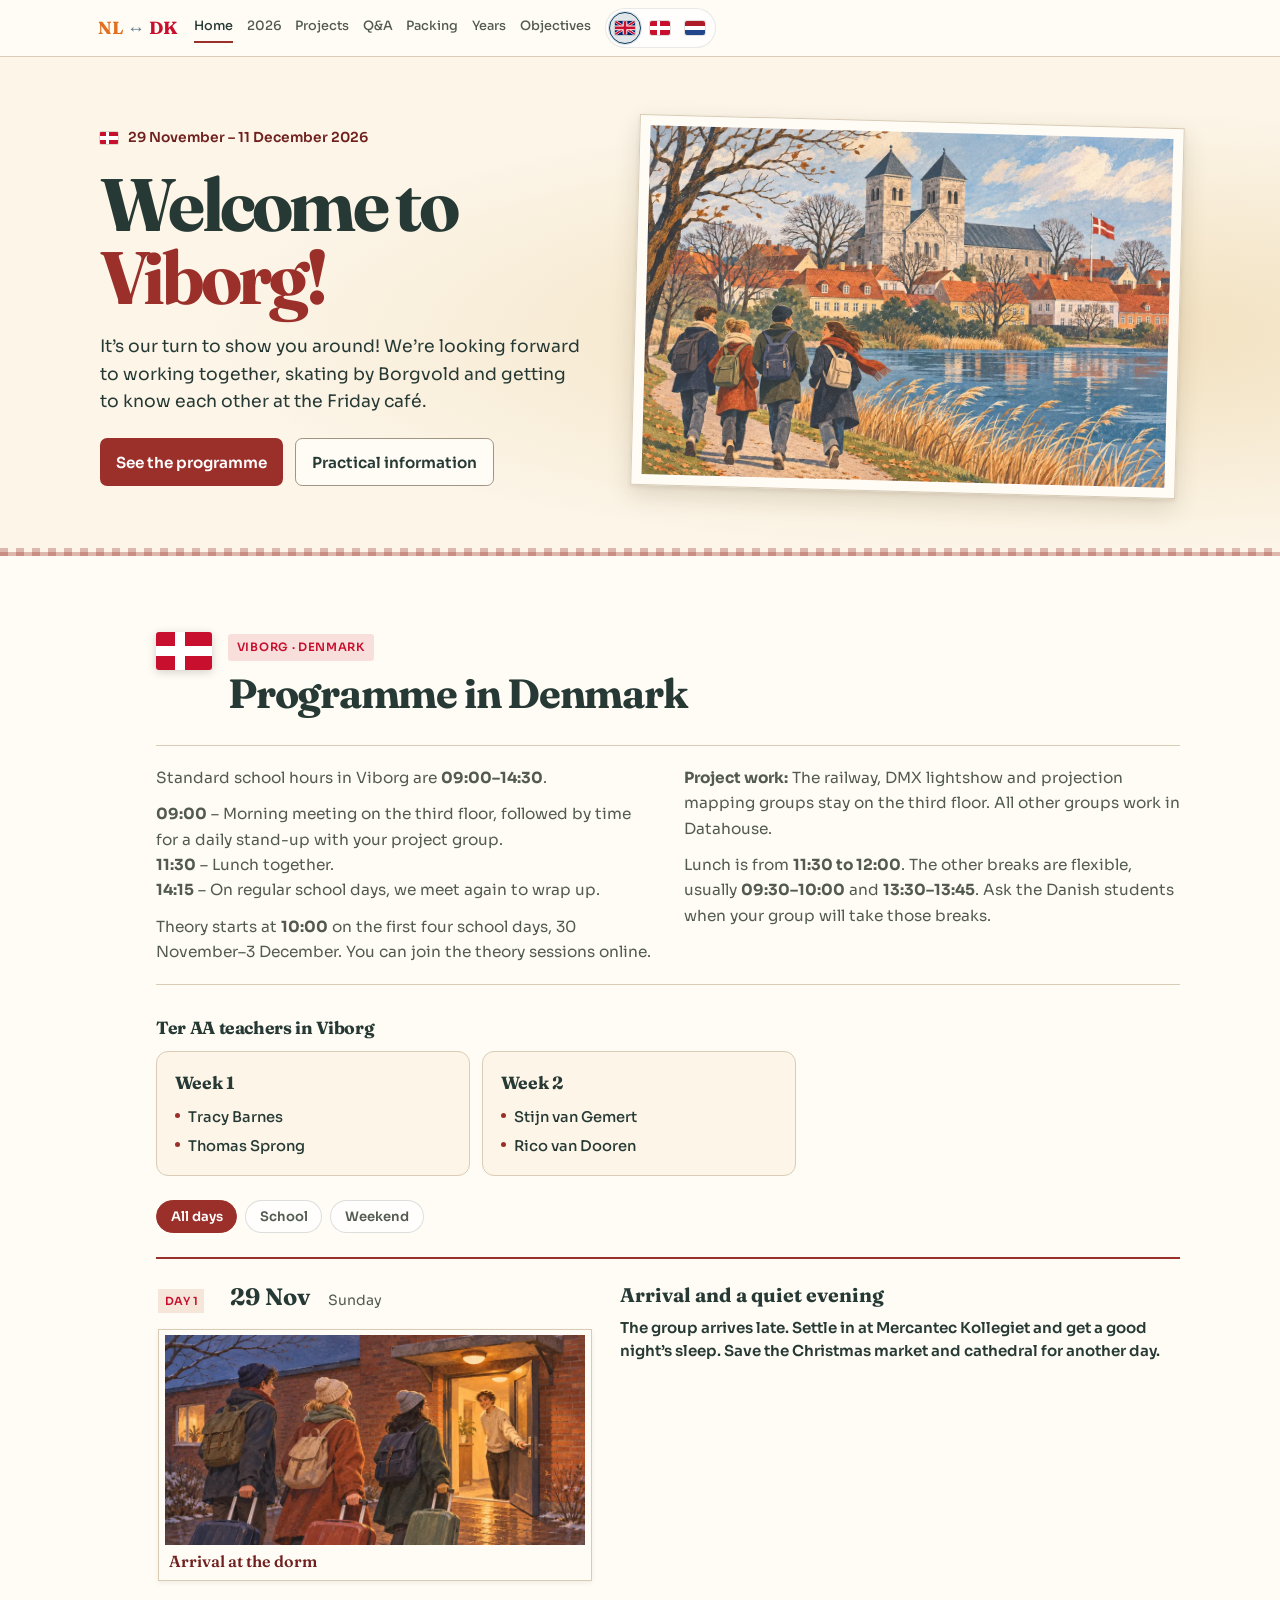
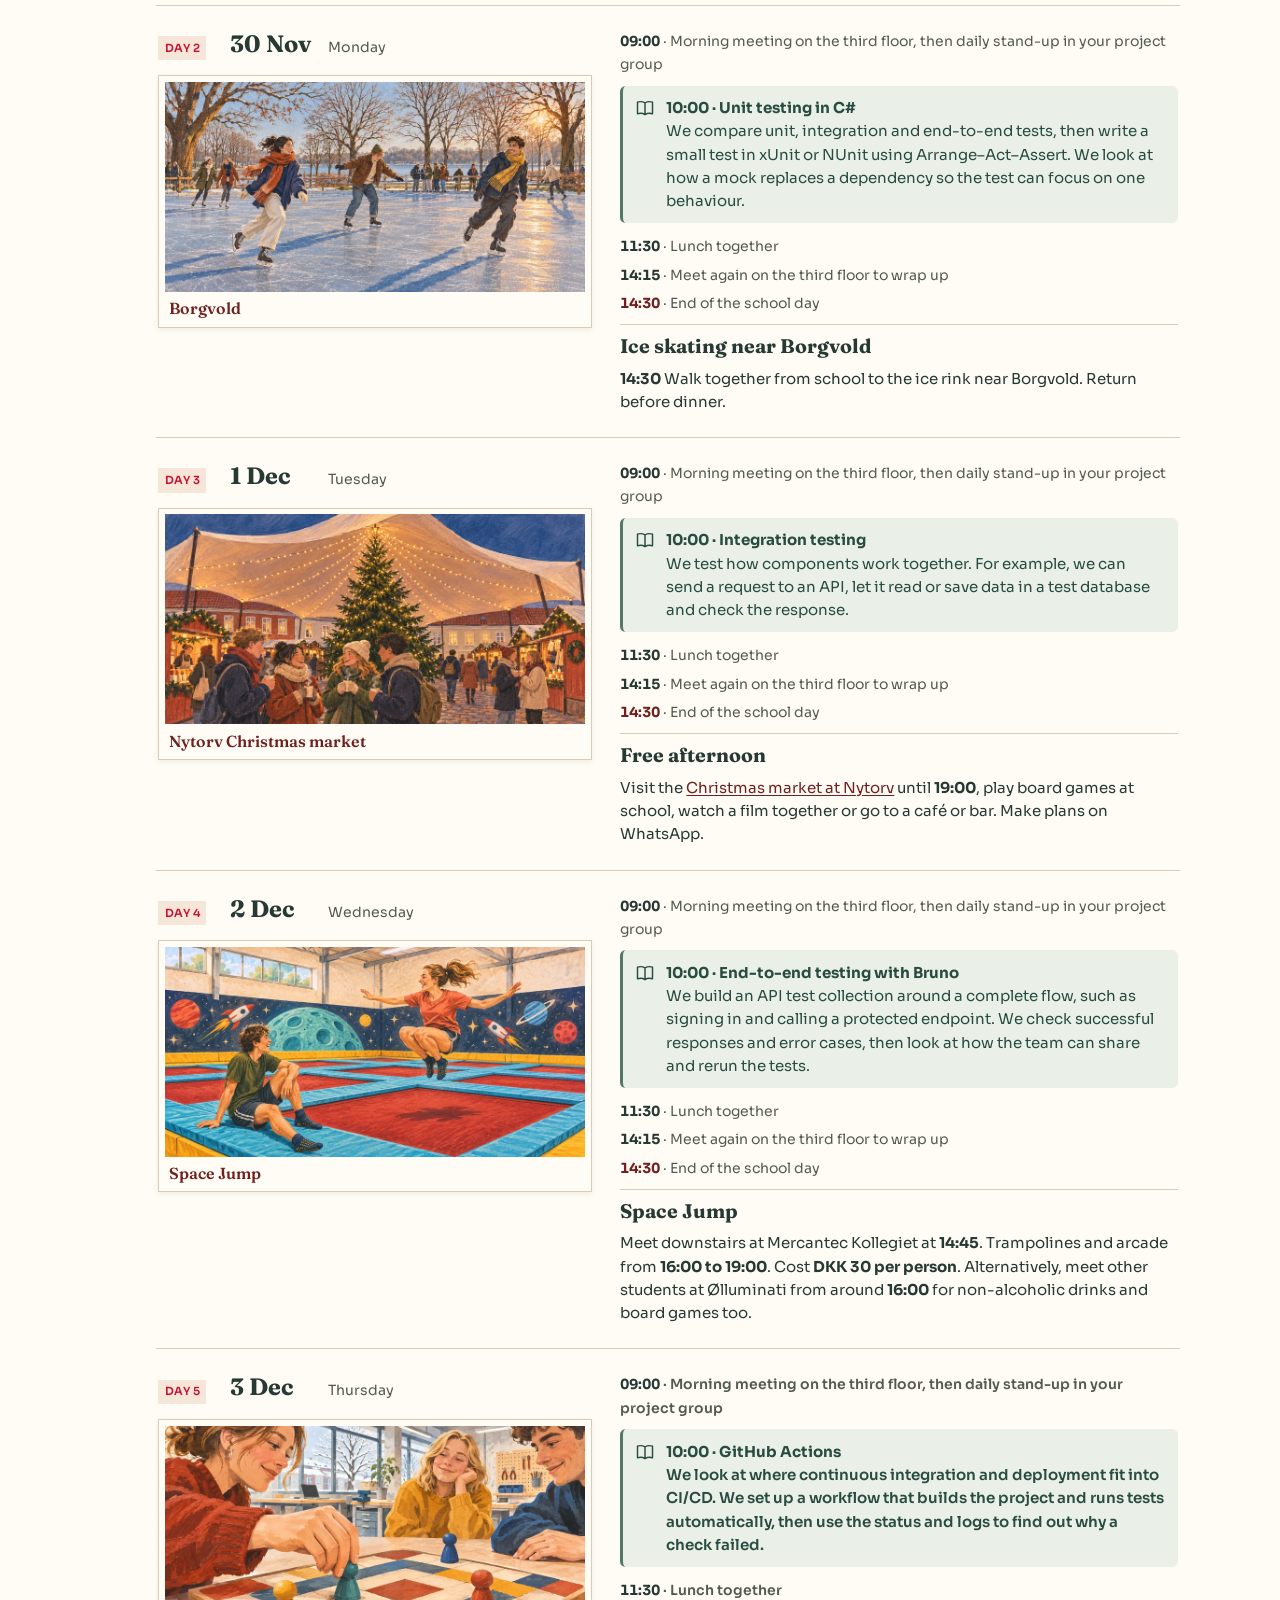
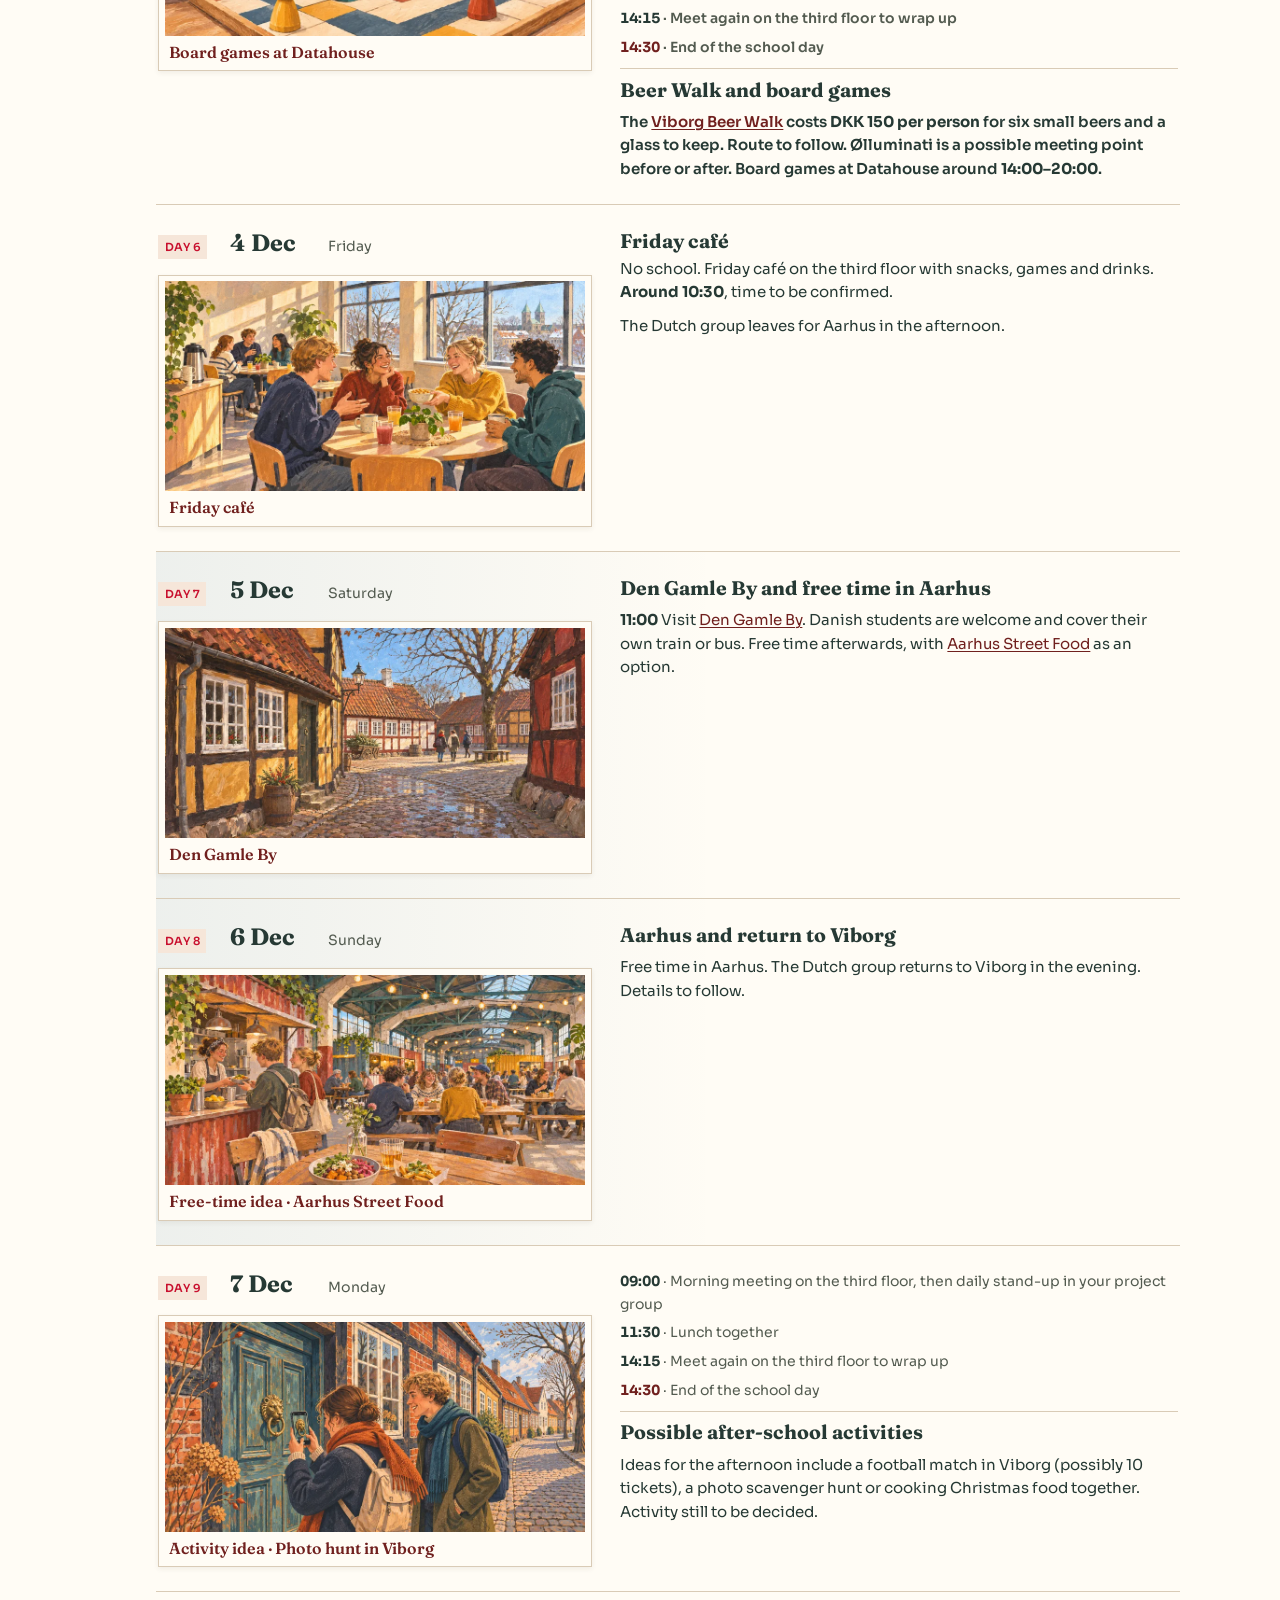
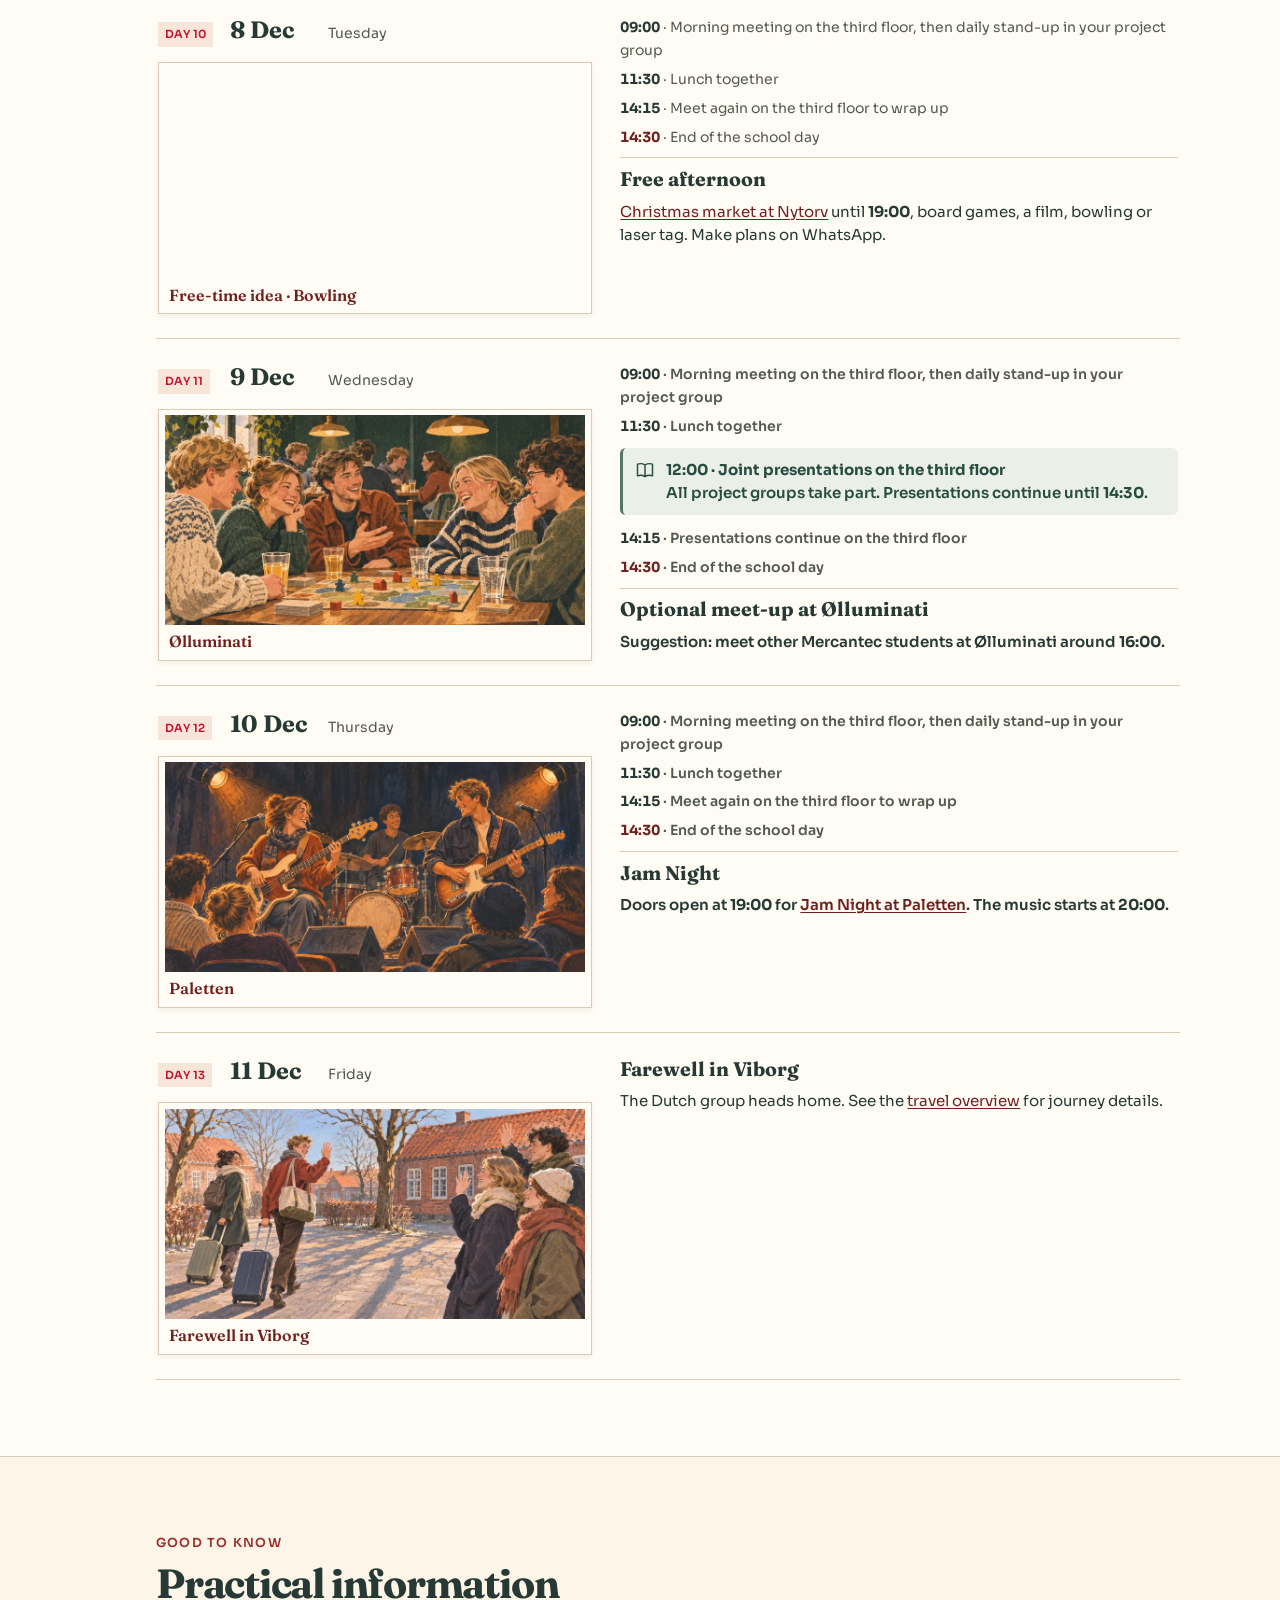
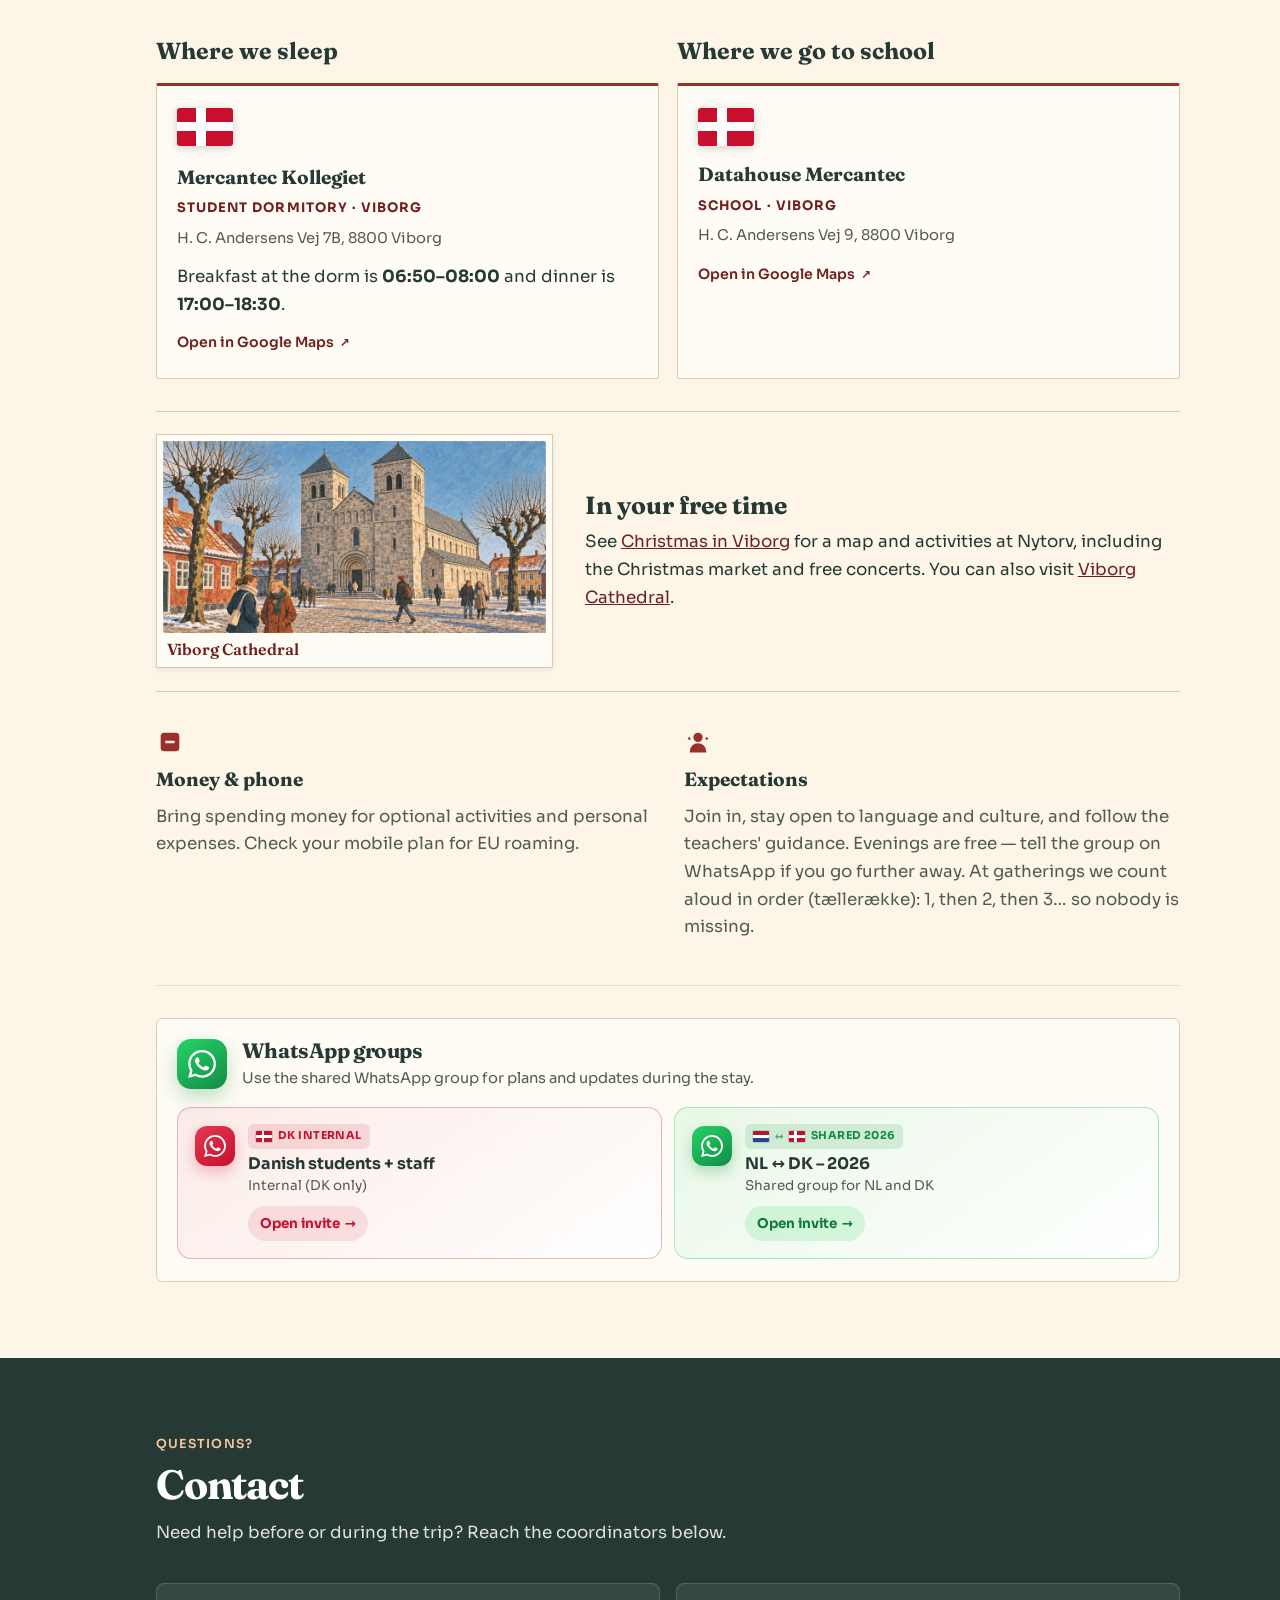
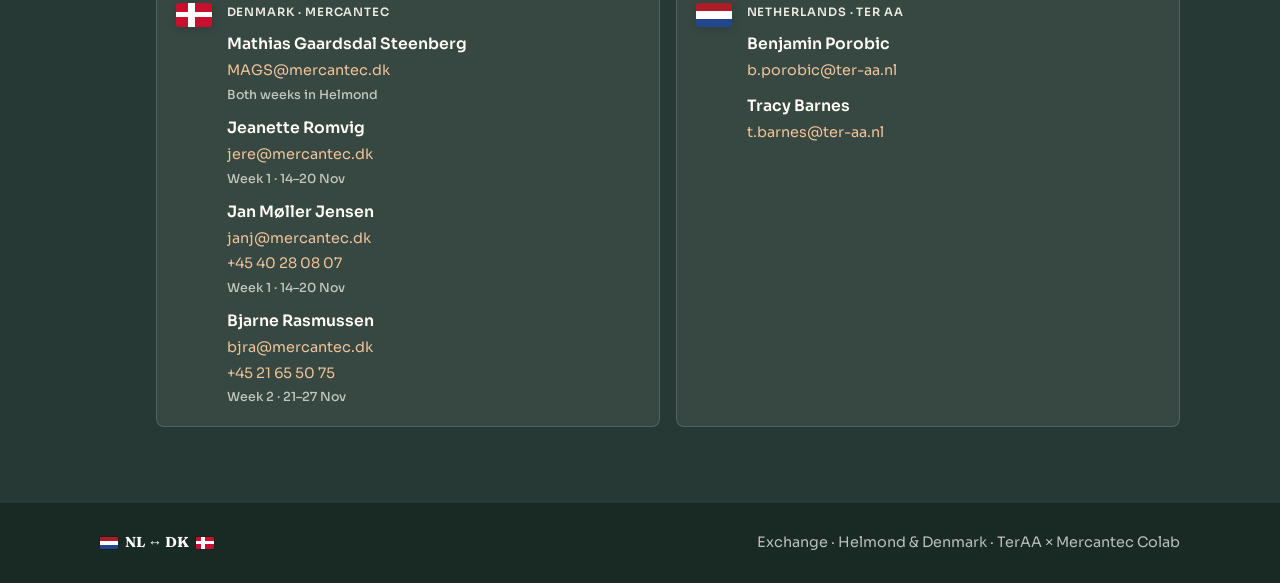
<file: index.html>
<!DOCTYPE html>
<html lang="en">
<head>
  <meta charset="UTF-8" />
  <meta name="viewport" content="width=device-width, initial-scale=1" />
  <title data-i18n="viborg.title">Viborg programme 2026</title>
  <meta name="description" data-i18n-attr="content:viborg.lead" content="29 November – 11 December · Daily programme, meals, addresses and contacts." />
  <link rel="icon" href="favicon.png" type="image/png" />
  <link rel="icon" href="favicon-32.png" type="image/png" sizes="32x32" />
  <link rel="apple-touch-icon" href="apple-touch-icon.png" />
  <link rel="manifest" href="/manifest.webmanifest" />
  <meta name="theme-color" content="#fcf5e8" />
  <link rel="preconnect" href="https://fonts.googleapis.com" />
  <link rel="preconnect" href="https://fonts.gstatic.com" crossorigin />
  <link href="https://fonts.googleapis.com/css2?family=Fraunces:opsz,wght@9..144,500;9..144,700&family=Sora:wght@400;500;600;700&display=swap" rel="stylesheet" />
  <link rel="stylesheet" href="styles.css?v=20261128j" />
</head>
<body class="page-viborg">
  <a class="skip-link" href="#content" data-i18n="shared.skipLink">Skip to content</a>

  <svg width="0" height="0" hidden aria-hidden="true">
    <symbol id="viborg-icon-lesson" viewBox="0 0 24 24">
      <path d="M12 6C9 4 6 4 3 5v14c3-1 6-1 9 1 3-2 6-2 9-1V5c-3-1-6-1-9 1Zm0 0v14" fill="none" stroke="currentColor" stroke-width="1.75" stroke-linecap="round" stroke-linejoin="round"/>
    </symbol>
  </svg>

  <header class="site-header">
    <div class="header-inner">
      <a class="logo" href="#top" data-i18n-attr="aria-label:shared.logo.ariaHome" aria-label="NL DK exchange — home">
        <span class="flag-mark flag-mark-nl" aria-hidden="true"><span></span><span></span><span></span></span>
        <span class="logo-nl">NL</span>
        <span class="logo-arrow" aria-hidden="true">↔</span>
        <span class="logo-dk">DK</span>
        <span class="flag-mark flag-mark-dk" aria-hidden="true"><i></i><i></i></span>
      </a>
      <div class="lang-switch" role="group" aria-label="Language">
        <button type="button" data-set-lang="en" lang="en" title="English" aria-label="English">
          <span class="flag-mark flag-mark-gb" aria-hidden="true"><svg viewBox="0 0 60 40" xmlns="http://www.w3.org/2000/svg"><rect width="60" height="40" fill="#012169"/><path d="M0 0 L60 40 M60 0 L0 40" stroke="#fff" stroke-width="8"/><path d="M0 0 L60 40 M60 0 L0 40" stroke="#C8102E" stroke-width="5"/><path d="M30 0 V40 M0 20 H60" stroke="#fff" stroke-width="14"/><path d="M30 0 V40 M0 20 H60" stroke="#C8102E" stroke-width="8"/></svg></span>
        </button>
        <button type="button" data-set-lang="da" lang="da" title="Dansk" aria-label="Dansk">
          <span class="flag-mark flag-mark-dk" aria-hidden="true"><i></i><i></i></span>
        </button>
        <button type="button" data-set-lang="nl" lang="nl" title="Nederlands" aria-label="Nederlands">
          <span class="flag-mark flag-mark-nl" aria-hidden="true"><span></span><span></span><span></span></span>
        </button>
      </div>
      <nav class="nav" id="main-nav" data-i18n-attr="aria-label:shared.nav.ariaMain" aria-label="Main">
        <a href="index.html" class="is-active" aria-current="page" data-i18n="shared.nav.home">Home</a>
        <a href="2026.html" data-i18n="shared.nav.2026">2026</a>
        <a href="projekter-2026.html" data-i18n="shared.nav.projects">Projects</a>
        <a href="qa.html" data-i18n="shared.nav.qa">Q&amp;A</a>
        <a href="pakkeliste.html" data-i18n="shared.nav.packing">Packing</a>
        <a href="previous-years.html" data-i18n="shared.nav.years">Years</a>
        <a href="learning-objectives.html" data-i18n="shared.nav.objectives">Objectives</a>
      </nav>
      <button class="menu-toggle" type="button" aria-expanded="false" aria-controls="main-nav" data-menu-toggle>
        <span class="menu-bars" aria-hidden="true"></span>
        <span class="visually-hidden" data-i18n="shared.nav.menu">Menu</span>
      </button>
    </div>
  </header>

  <nav class="side-nav" data-i18n-attr="aria-label:shared.sideNav.onThisPage" aria-label="On this page" data-side-nav>
    <a href="#program-dk" class="side-nav-link" data-side-link>
      <span class="side-nav-icon side-nav-flag" aria-hidden="true">
        <span class="flag-mark flag-mark-dk"><i></i><i></i></span>
      </span>
      <span class="side-nav-label" data-i18n="index.sideNav.denmark">Denmark</span>
    </a>
    <a href="#practical" class="side-nav-link" data-side-link>
      <span class="side-nav-icon" aria-hidden="true">
        <svg viewBox="0 0 24 24" fill="none" stroke="currentColor" stroke-width="2" stroke-linecap="round" stroke-linejoin="round"><path d="M12 3l8 4v6c0 5-3.5 8-8 9-4.5-1-8-4-8-9V7l8-4z"/><path d="M9 12l2 2 4-4"/></svg>
      </span>
      <span class="side-nav-label" data-i18n="index.sideNav.practical">Practical</span>
    </a>
    <a href="#contact" class="side-nav-link" data-side-link>
      <span class="side-nav-icon" aria-hidden="true">
        <svg viewBox="0 0 24 24" fill="none" stroke="currentColor" stroke-width="2" stroke-linecap="round" stroke-linejoin="round"><rect x="3" y="5" width="18" height="14" rx="2"/><path d="M3 7l9 7 9-7"/></svg>
      </span>
      <span class="side-nav-label" data-i18n="index.sideNav.contact">Contact</span>
    </a>
  </nav>

  <main id="top">
    <div id="content">
      <header class="y26-hero viborg-hero" aria-labelledby="hero-title">
        <div class="section-inner viborg-welcome">
          <div class="viborg-welcome-copy">
            <p class="viborg-welcome-date">
              <span class="flag-mark flag-mark-dk" aria-hidden="true"><i></i><i></i></span>
              <span data-i18n="viborg.welcome.dates">29 November – 11 December 2026</span>
            </p>
            <h1 id="hero-title" data-i18n-html="viborg.welcome.title">Welcome to <span>Viborg!</span></h1>
            <p class="viborg-welcome-message" data-i18n="viborg.welcome.message">It’s our turn to show you around! We’re looking forward to working together, skating by Borgvold and getting to know each other at the Friday café.</p>
            <div class="hero-cta">
              <a class="btn btn-primary" href="#program-dk" data-i18n="index.hero.cta.programme">See the programme</a>
              <a class="btn btn-ghost" href="#practical" data-i18n="viborg.cta.practical">Practical information</a>
            </div>
          </div>
          <div class="viborg-postcard">
            <img src="media/2026/viborg-velkomst.webp" width="1200" height="800" fetchpriority="high"
                 alt="Four students walk along the lake with Viborg Cathedral, red rooftops and a Danish flag across the water." data-i18n-attr="alt:viborg.welcome.image" />
          </div>
        </div>
      </header>

      <section class="section program-section program-dk" id="program-dk" aria-labelledby="dk-title">
        <div class="section-inner">
          <div class="program-header">
            <div class="program-title-row">
              <div class="flag flag-dk flag-md" aria-hidden="true"><span class="dk-cross-h"></span><span class="dk-cross-v"></span></div>
              <div>
                <span class="country-tag tag-dk" data-i18n="index.program.dk.countryTag">Viborg · Denmark</span>
                <h2 id="dk-title" data-i18n="index.program.dk.title">Programme in Denmark</h2>
              </div>
            </div>
            <div class="viborg-school-guide">
              <div>
                <p class="section-lead" data-i18n-html="viborg.school">Standard school hours in Viborg are <strong>09:00–14:30</strong>.</p>
                <p class="section-lead" data-i18n-html="projects.room.routine"><strong>09:00</strong> – Morning meeting on the third floor, followed by time for a daily stand-up with your project group.<br><strong>11:30</strong> – Lunch together.<br><strong>14:15</strong> – On regular school days, we meet again to wrap up.</p>
                <p class="section-lead" data-i18n-html="viborg.theory.online">Theory starts at <strong>10:00</strong> on the first four school days, 30 November–3 December. You can join the theory sessions online.</p>
              </div>
              <div>
                <p class="section-lead" data-i18n-html="shared.dk.projectRooms"><strong>Project work:</strong> The railway, DMX lightshow and projection mapping groups stay on the third floor. All other groups work in Datahouse.</p>
                <p class="section-lead" data-i18n-html="shared.dk.schoolBreaks">Lunch is from <strong>11:30 to 12:00</strong>. The other breaks are flexible, usually <strong>09:30–10:00</strong> and <strong>13:30–13:45</strong>. Ask the Danish students when your group will take those breaks.</p>
              </div>
            </div>
          </div>

          <h3 class="staff-week-title" id="dk-teachers-title" data-i18n="index.program.dk.staff.title">Ter AA teachers in Viborg</h3>
          <div class="staff-weeks" role="group" aria-labelledby="dk-teachers-title">
            <div class="staff-week">
              <h4 class="staff-week-title" data-i18n="index.program.dk.staff.week1">Week 1</h4>
              <ul class="staff-week-list">
                <li>Tracy Barnes</li>
                <li>Thomas Sprong</li>
              </ul>
            </div>
            <div class="staff-week">
              <h4 class="staff-week-title" data-i18n="index.program.dk.staff.week2">Week 2</h4>
              <ul class="staff-week-list">
                <li>Stijn van Gemert</li>
                <li>Rico van Dooren</li>
              </ul>
            </div>
          </div>

          <div class="filter-chips" role="group" data-i18n-attr="aria-label:shared.schedule.filter.aria" aria-label="Highlight days" data-filter-group="dk">
            <button type="button" class="chip is-active" data-filter="all" data-i18n="shared.schedule.chip.all">All days</button>
            <button type="button" class="chip" data-filter="school" data-i18n="shared.schedule.chip.school">School</button>
            <button type="button" class="chip" data-filter="weekend" data-i18n="shared.schedule.chip.weekend">Weekend</button>
          </div>

          <div class="schedule" role="table" data-i18n-attr="aria-label:index.program.dk.schedule.aria" aria-label="Denmark programme" data-schedule="dk">
            <div class="schedule-head visually-hidden" role="row">
              <span role="columnheader" data-i18n="shared.schedule.col.where">Where</span>
              <span role="columnheader" data-i18n="shared.schedule.col.day">Day</span>
              <span role="columnheader" data-i18n="shared.schedule.col.date">Date</span>
              <span role="columnheader" data-i18n="shared.schedule.col.weekday">Weekday</span>
              <span role="columnheader" data-i18n="shared.schedule.col.programme">Programme</span>
            </div>

            <div class="schedule-row is-dk is-arrive" role="row" data-type="weekend">
              <div class="sch-place" role="cell">
                <span class="visually-hidden">DK</span>
                <figure class="viborg-place-card">
                  <img src="media/2026/ankomst-viborg.webp" width="900" height="450" loading="lazy" decoding="async"
                       alt="Three students with suitcases are welcomed at the lit dorm entrance at night." data-i18n-attr="alt:viborg.place.ankomst-viborg" />
                  <figcaption data-i18n="viborg.place.arrivalName">Arrival at the dorm</figcaption>
                </figure>
              </div>
              <span class="sch-day" role="cell" data-i18n="shared.schedule.day.n" data-i18n-n="1">Day 1</span>
              <span class="sch-date" role="cell"><time datetime="2026-11-29">29 Nov</time></span>
              <span class="sch-weekday" role="cell" data-i18n="shared.weekday.sunday">Sunday</span>
              <div class="sch-what" role="cell">
                <strong data-i18n="viborg.day1.title">Arrival and a quiet evening</strong>
                <p class="viborg-day-detail" data-i18n-html="viborg.day1.body">The group arrives late. Settle in at Mercantec Kollegiet and get a good night’s sleep. Save the Christmas market and cathedral for another day.</p>
              </div>
            </div>
            <div class="schedule-row is-dk" role="row" data-type="school">
              <div class="sch-place" role="cell">
                <span class="visually-hidden">DK</span>
                <figure class="viborg-place-card">
                  <img src="media/2026/borgvold.webp" width="900" height="450" loading="lazy" decoding="async"
                       alt="Skaters glide across the outdoor rink at Borgvold with the lake behind them." data-i18n-attr="alt:viborg.place.borgvold" />
                  <figcaption>Borgvold</figcaption>
                </figure>
              </div>
              <span class="sch-day" role="cell" data-i18n="shared.schedule.day.n" data-i18n-n="2">Day 2</span>
              <span class="sch-date" role="cell"><time datetime="2026-11-30">30 Nov</time></span>
              <span class="sch-weekday" role="cell" data-i18n="shared.weekday.monday">Monday</span>
              <div class="sch-what" role="cell">
                <p class="viborg-school-time" data-i18n-html="viborg.school.morning"><strong>09:00</strong> · Morning meeting on the third floor, then daily stand-up in your project group</p>
                <div class="viborg-lesson">
                  <svg class="viborg-lesson-icon" width="20" height="20" aria-hidden="true"><use href="#viborg-icon-lesson"/></svg>
                  <p data-i18n-html="viborg.day2.theory"><strong>10:00 · Unit testing in C#</strong><br>We compare unit, integration and end-to-end tests, then write a small test in xUnit or NUnit using Arrange–Act–Assert. We look at how a mock replaces a dependency so the test can focus on one behaviour.</p>
                </div>
                <p class="viborg-school-time" data-i18n-html="viborg.school.lunch"><strong>11:30</strong> · Lunch together</p>
                <p class="viborg-school-time" data-i18n-html="viborg.school.wrap"><strong>14:15</strong> · Meet again on the third floor to wrap up</p>
                <p class="viborg-school-end" data-i18n-html="viborg.school.end"><strong>14:30</strong> · End of the school day</p>
                <strong data-i18n="viborg.day2.title">Ice skating near Borgvold</strong>
                <p class="viborg-day-detail" data-i18n-html="viborg.day2.body"><strong>14:30</strong> Walk together from school to the ice rink near Borgvold. Return before dinner.</p>
              </div>
            </div>
            <div class="schedule-row is-dk" role="row" data-type="school">
              <div class="sch-place" role="cell">
                <span class="visually-hidden">DK</span>
                <figure class="viborg-place-card">
                  <img src="media/2026/nytorv.webp" width="900" height="450" loading="lazy" decoding="async"
                       alt="Visitors gather around the Christmas tree beneath the lights of the market canopy on Nytorv." data-i18n-attr="alt:viborg.place.nytorv" />
                  <figcaption data-i18n="viborg.place.nytorvName">Nytorv Christmas market</figcaption>
                </figure>
              </div>
              <span class="sch-day" role="cell" data-i18n="shared.schedule.day.n" data-i18n-n="3">Day 3</span>
              <span class="sch-date" role="cell"><time datetime="2026-12-01">1 Dec</time></span>
              <span class="sch-weekday" role="cell" data-i18n="shared.weekday.tuesday">Tuesday</span>
              <div class="sch-what" role="cell">
                <p class="viborg-school-time" data-i18n-html="viborg.school.morning"><strong>09:00</strong> · Morning meeting on the third floor, then daily stand-up in your project group</p>
                <div class="viborg-lesson">
                  <svg class="viborg-lesson-icon" width="20" height="20" aria-hidden="true"><use href="#viborg-icon-lesson"/></svg>
                  <p data-i18n-html="viborg.day3.theory"><strong>10:00 · Integration testing</strong><br>We test how components work together. For example, we can send a request to an API, let it read or save data in a test database and check the response.</p>
                </div>
                <p class="viborg-school-time" data-i18n-html="viborg.school.lunch"><strong>11:30</strong> · Lunch together</p>
                <p class="viborg-school-time" data-i18n-html="viborg.school.wrap"><strong>14:15</strong> · Meet again on the third floor to wrap up</p>
                <p class="viborg-school-end" data-i18n-html="viborg.school.end"><strong>14:30</strong> · End of the school day</p>
                <strong data-i18n="viborg.day3.title">Free afternoon</strong>
                <p class="viborg-day-detail" data-i18n-html="viborg.day3.body">Visit the <a href="https://vierviborg.dk/da/jul-i-viborg">Christmas market at Nytorv</a> until <strong>19:00</strong>, play board games at school, watch a film together or go to a café or bar. Make plans on WhatsApp.</p>
              </div>
            </div>
            <div class="schedule-row is-dk" role="row" data-type="school">
              <div class="sch-place" role="cell">
                <span class="visually-hidden">DK</span>
                <figure class="viborg-place-card">
                  <img src="media/2026/space-jump.webp" width="900" height="450" loading="lazy" decoding="async"
                       alt="One student jumps while another rests beside the colourful trampolines at Space Jump." data-i18n-attr="alt:viborg.place.space-jump" />
                  <figcaption>Space Jump</figcaption>
                </figure>
              </div>
              <span class="sch-day" role="cell" data-i18n="shared.schedule.day.n" data-i18n-n="4">Day 4</span>
              <span class="sch-date" role="cell"><time datetime="2026-12-02">2 Dec</time></span>
              <span class="sch-weekday" role="cell" data-i18n="shared.weekday.wednesday">Wednesday</span>
              <div class="sch-what" role="cell">
                <p class="viborg-school-time" data-i18n-html="viborg.school.morning"><strong>09:00</strong> · Morning meeting on the third floor, then daily stand-up in your project group</p>
                <div class="viborg-lesson">
                  <svg class="viborg-lesson-icon" width="20" height="20" aria-hidden="true"><use href="#viborg-icon-lesson"/></svg>
                  <p data-i18n-html="viborg.day4.theory"><strong>10:00 · End-to-end testing with Bruno</strong><br>We build an API test collection around a complete flow, such as signing in and calling a protected endpoint. We check successful responses and error cases, then look at how the team can share and rerun the tests.</p>
                </div>
                <p class="viborg-school-time" data-i18n-html="viborg.school.lunch"><strong>11:30</strong> · Lunch together</p>
                <p class="viborg-school-time" data-i18n-html="viborg.school.wrap"><strong>14:15</strong> · Meet again on the third floor to wrap up</p>
                <p class="viborg-school-end" data-i18n-html="viborg.school.end"><strong>14:30</strong> · End of the school day</p>
                <strong data-i18n="viborg.day4.title">Space Jump</strong>
                <p class="viborg-day-detail" data-i18n-html="viborg.day4.body">Meet downstairs at Mercantec Kollegiet at <strong>14:45</strong>. Trampolines and arcade from <strong>16:00 to 19:00</strong>. Cost <strong>DKK 30 per person</strong>. Alternatively, meet other students at Ølluminati from around <strong>16:00</strong> for non-alcoholic drinks and board games too.</p>
              </div>
            </div>
            <div class="schedule-row is-dk is-highlight" role="row" data-type="school">
              <div class="sch-place" role="cell">
                <span class="visually-hidden">DK</span>
                <figure class="viborg-place-card">
                  <img src="media/2026/braetspil-datahouse.webp" width="900" height="450" loading="lazy" decoding="async"
                       alt="A student moves a green wooden pawn while two others watch the game at Datahouse." data-i18n-attr="alt:viborg.place.braetspil-datahouse" />
                  <figcaption data-i18n="viborg.place.boardGamesName">Board games at Datahouse</figcaption>
                </figure>
              </div>
              <span class="sch-day" role="cell" data-i18n="shared.schedule.day.n" data-i18n-n="5">Day 5</span>
              <span class="sch-date" role="cell"><time datetime="2026-12-03">3 Dec</time></span>
              <span class="sch-weekday" role="cell" data-i18n="shared.weekday.thursday">Thursday</span>
              <div class="sch-what" role="cell">
                <p class="viborg-school-time" data-i18n-html="viborg.school.morning"><strong>09:00</strong> · Morning meeting on the third floor, then daily stand-up in your project group</p>
                <div class="viborg-lesson">
                  <svg class="viborg-lesson-icon" width="20" height="20" aria-hidden="true"><use href="#viborg-icon-lesson"/></svg>
                  <p data-i18n-html="viborg.day5.theory"><strong>10:00 · GitHub Actions</strong><br>We look at where continuous integration and deployment fit into CI/CD. We set up a workflow that builds the project and runs tests automatically, then use the status and logs to find out why a check failed.</p>
                </div>
                <p class="viborg-school-time" data-i18n-html="viborg.school.lunch"><strong>11:30</strong> · Lunch together</p>
                <p class="viborg-school-time" data-i18n-html="viborg.school.wrap"><strong>14:15</strong> · Meet again on the third floor to wrap up</p>
                <p class="viborg-school-end" data-i18n-html="viborg.school.end"><strong>14:30</strong> · End of the school day</p>
                <strong data-i18n="viborg.day5.title">Beer Walk and board games</strong>
                <p class="viborg-day-detail" data-i18n-html="viborg.day5.body">The <a href="https://vierviborg.dk/en/attractions/viborg-beer-walk">Viborg Beer Walk</a> costs <strong>DKK 150 per person</strong> for six small beers and a glass to keep. Route to follow. Ølluminati is a possible meeting point before or after. Board games at Datahouse around <strong>14:00–20:00</strong>.</p>
              </div>
            </div>
            <div class="schedule-row is-dk" role="row" data-type="free">
              <div class="sch-place" role="cell">
                <span class="visually-hidden">DK</span>
                <figure class="viborg-place-card">
                  <img src="media/2026/fredagscafe.webp" width="900" height="450" loading="lazy" decoding="async"
                       alt="Four students chat and pass a bowl of snacks around a sunlit table at the Friday café." data-i18n-attr="alt:viborg.place.fredagscafe" />
                  <figcaption data-i18n="viborg.day6.title">Friday café</figcaption>
                </figure>
              </div>
              <span class="sch-day" role="cell" data-i18n="shared.schedule.day.n" data-i18n-n="6">Day 6</span>
              <span class="sch-date" role="cell"><time datetime="2026-12-04">4 Dec</time></span>
              <span class="sch-weekday" role="cell" data-i18n="shared.weekday.friday">Friday</span>
              <div class="sch-what" role="cell">
                <strong data-i18n="viborg.day6.title">Friday café</strong>
                <p class="viborg-day-detail viborg-daytime-note" data-i18n-html="viborg.day6.cafe">No school. Friday café on the third floor with snacks, games and drinks. <strong>Around 10:30</strong>, time to be confirmed.</p>
                <p class="viborg-day-detail" data-i18n-html="viborg.day6.body">The Dutch group leaves for Aarhus in the afternoon.</p>
              </div>
            </div>
            <div class="schedule-row is-dk is-weekend" role="row" data-type="weekend">
              <div class="sch-place" role="cell">
                <span class="visually-hidden">DK</span>
                <figure class="viborg-place-card">
                  <img src="media/2026/den-gamle-by.webp" width="900" height="450" loading="lazy" decoding="async"
                       alt="Three visitors cross a cobbled square lined with half-timbered houses in Den Gamle By." data-i18n-attr="alt:viborg.place.den-gamle-by" />
                  <figcaption>Den Gamle By</figcaption>
                </figure>
              </div>
              <span class="sch-day" role="cell" data-i18n="shared.schedule.day.n" data-i18n-n="7">Day 7</span>
              <span class="sch-date" role="cell"><time datetime="2026-12-05">5 Dec</time></span>
              <span class="sch-weekday" role="cell" data-i18n="shared.weekday.saturday">Saturday</span>
              <div class="sch-what" role="cell">
                <strong data-i18n="viborg.day7.title">Den Gamle By and free time in Aarhus</strong>
                <p class="viborg-day-detail" data-i18n-html="viborg.day7.body"><strong>11:00</strong> Visit <a href="https://www.visitaarhus.com/areas-and-cities/aarhus/culture/the-historical-town-aarhus">Den Gamle By</a>. Danish students are welcome and cover their own train or bus. Free time afterwards, with <a href="https://www.aarhusstreetfood.com/">Aarhus Street Food</a> as an option.</p>
              </div>
            </div>
            <div class="schedule-row is-dk is-weekend" role="row" data-type="weekend">
              <div class="sch-place" role="cell">
                <span class="visually-hidden">DK</span>
                <figure class="viborg-place-card">
                  <img src="media/2026/aarhus-street-food.webp" width="900" height="450" loading="lazy" decoding="async"
                       alt="Diners share long tables under strings of lights beside the stalls at Aarhus Street Food." data-i18n-attr="alt:viborg.place.aarhus-street-food" />
                  <figcaption data-i18n="viborg.place.streetFoodTip">Free-time idea · Aarhus Street Food</figcaption>
                </figure>
              </div>
              <span class="sch-day" role="cell" data-i18n="shared.schedule.day.n" data-i18n-n="8">Day 8</span>
              <span class="sch-date" role="cell"><time datetime="2026-12-06">6 Dec</time></span>
              <span class="sch-weekday" role="cell" data-i18n="shared.weekday.sunday">Sunday</span>
              <div class="sch-what" role="cell">
                <strong data-i18n="viborg.day8.title">Aarhus and return to Viborg</strong>
                <p class="viborg-day-detail" data-i18n-html="viborg.day8.body">Free time in Aarhus. The Dutch group returns to Viborg in the evening. Details to follow.</p>
              </div>
            </div>
            <div class="schedule-row is-dk" role="row" data-type="school">
              <div class="sch-place" role="cell">
                <span class="visually-hidden">DK</span>
                <figure class="viborg-place-card">
                  <img src="media/2026/fotojagt-viborg.webp" width="900" height="450" loading="lazy" decoding="async"
                       alt="On a cobbled street, a student photographs a lion’s head door knocker while a friend looks on." data-i18n-attr="alt:viborg.place.fotojagt-viborg" />
                  <figcaption data-i18n="viborg.place.photoHuntName">Activity idea · Photo hunt in Viborg</figcaption>
                </figure>
              </div>
              <span class="sch-day" role="cell" data-i18n="shared.schedule.day.n" data-i18n-n="9">Day 9</span>
              <span class="sch-date" role="cell"><time datetime="2026-12-07">7 Dec</time></span>
              <span class="sch-weekday" role="cell" data-i18n="shared.weekday.monday">Monday</span>
              <div class="sch-what" role="cell">
                <p class="viborg-school-time" data-i18n-html="viborg.school.morning"><strong>09:00</strong> · Morning meeting on the third floor, then daily stand-up in your project group</p>
                <p class="viborg-school-time" data-i18n-html="viborg.school.lunch"><strong>11:30</strong> · Lunch together</p>
                <p class="viborg-school-time" data-i18n-html="viborg.school.wrap"><strong>14:15</strong> · Meet again on the third floor to wrap up</p>
                <p class="viborg-school-end" data-i18n-html="viborg.school.end"><strong>14:30</strong> · End of the school day</p>
                <strong data-i18n="viborg.day9.title">Possible after-school activities</strong>
                <p class="viborg-day-detail" data-i18n-html="viborg.day9.body">Ideas for the afternoon include a football match in Viborg (possibly 10 tickets), a photo scavenger hunt or cooking Christmas food together. Activity still to be decided.</p>
              </div>
            </div>
            <div class="schedule-row is-dk" role="row" data-type="school">
              <div class="sch-place" role="cell">
                <span class="visually-hidden">DK</span>
                <figure class="viborg-place-card">
                  <img src="media/2026/bowling.webp" width="900" height="450" loading="lazy" decoding="async"
                       alt="A student rolls a turquoise bowling ball towards the pins while a friend watches." data-i18n-attr="alt:viborg.place.bowling" />
                  <figcaption data-i18n="viborg.place.bowlingName">Free-time idea · Bowling</figcaption>
                </figure>
              </div>
              <span class="sch-day" role="cell" data-i18n="shared.schedule.day.n" data-i18n-n="10">Day 10</span>
              <span class="sch-date" role="cell"><time datetime="2026-12-08">8 Dec</time></span>
              <span class="sch-weekday" role="cell" data-i18n="shared.weekday.tuesday">Tuesday</span>
              <div class="sch-what" role="cell">
                <p class="viborg-school-time" data-i18n-html="viborg.school.morning"><strong>09:00</strong> · Morning meeting on the third floor, then daily stand-up in your project group</p>
                <p class="viborg-school-time" data-i18n-html="viborg.school.lunch"><strong>11:30</strong> · Lunch together</p>
                <p class="viborg-school-time" data-i18n-html="viborg.school.wrap"><strong>14:15</strong> · Meet again on the third floor to wrap up</p>
                <p class="viborg-school-end" data-i18n-html="viborg.school.end"><strong>14:30</strong> · End of the school day</p>
                <strong data-i18n="viborg.day10.title">Free afternoon</strong>
                <p class="viborg-day-detail" data-i18n-html="viborg.day10.body"><a href="https://vierviborg.dk/da/jul-i-viborg">Christmas market at Nytorv</a> until <strong>19:00</strong>, board games, a film, bowling or laser tag. Make plans on WhatsApp.</p>
              </div>
            </div>
            <div class="schedule-row is-dk is-highlight" role="row" data-type="school">
              <div class="sch-place" role="cell">
                <span class="visually-hidden">DK</span>
                <figure class="viborg-place-card">
                  <img src="media/2026/oelluminati.webp" width="900" height="450" loading="lazy" decoding="async"
                       alt="Young adults play a board game over soft drinks at a wooden table at Ølluminati." data-i18n-attr="alt:viborg.place.oelluminati" />
                  <figcaption>Ølluminati</figcaption>
                </figure>
              </div>
              <span class="sch-day" role="cell" data-i18n="shared.schedule.day.n" data-i18n-n="11">Day 11</span>
              <span class="sch-date" role="cell"><time datetime="2026-12-09">9 Dec</time></span>
              <span class="sch-weekday" role="cell" data-i18n="shared.weekday.wednesday">Wednesday</span>
              <div class="sch-what" role="cell">
                <p class="viborg-school-time" data-i18n-html="viborg.school.morning"><strong>09:00</strong> · Morning meeting on the third floor, then daily stand-up in your project group</p>
                <p class="viborg-school-time" data-i18n-html="viborg.school.lunch"><strong>11:30</strong> · Lunch together</p>
                <div class="viborg-lesson">
                  <svg class="viborg-lesson-icon" width="20" height="20" aria-hidden="true"><use href="#viborg-icon-lesson"/></svg>
                  <p data-i18n-html="viborg.day11.presentations"><strong>12:00 · Joint presentations on the third floor</strong><br>All project groups take part. Presentations continue until <strong>14:30</strong>.</p>
                </div>
                <p class="viborg-school-time" data-i18n-html="viborg.school.presentationsContinue"><strong>14:15</strong> · Presentations continue on the third floor</p>
                <p class="viborg-school-end" data-i18n-html="viborg.school.end"><strong>14:30</strong> · End of the school day</p>
                <strong data-i18n="viborg.day11.title">Optional meet-up at Ølluminati</strong>
                <p class="viborg-day-detail" data-i18n-html="viborg.day11.body">Suggestion: meet other Mercantec students at Ølluminati around <strong>16:00</strong>.</p>
              </div>
            </div>
            <div class="schedule-row is-dk is-highlight" role="row" data-type="school">
              <div class="sch-place" role="cell">
                <span class="visually-hidden">DK</span>
                <figure class="viborg-place-card">
                  <img src="media/2026/paletten.webp" width="900" height="450" loading="lazy" decoding="async"
                       alt="A bassist, drummer and guitarist play for a small audience at Paletten." data-i18n-attr="alt:viborg.place.paletten" />
                  <figcaption>Paletten</figcaption>
                </figure>
              </div>
              <span class="sch-day" role="cell" data-i18n="shared.schedule.day.n" data-i18n-n="12">Day 12</span>
              <span class="sch-date" role="cell"><time datetime="2026-12-10">10 Dec</time></span>
              <span class="sch-weekday" role="cell" data-i18n="shared.weekday.thursday">Thursday</span>
              <div class="sch-what" role="cell">
                <p class="viborg-school-time" data-i18n-html="viborg.school.morning"><strong>09:00</strong> · Morning meeting on the third floor, then daily stand-up in your project group</p>
                <p class="viborg-school-time" data-i18n-html="viborg.school.lunch"><strong>11:30</strong> · Lunch together</p>
                <p class="viborg-school-time" data-i18n-html="viborg.school.wrap"><strong>14:15</strong> · Meet again on the third floor to wrap up</p>
                <p class="viborg-school-end" data-i18n-html="viborg.school.end"><strong>14:30</strong> · End of the school day</p>
                <strong data-i18n="viborg.day12.title">Jam Night</strong>
                <p class="viborg-day-detail" data-i18n-html="viborg.day12.body">Doors open at <strong>19:00</strong> for <a href="https://paletten.dk/event/jam-night-26-vol-6/">Jam Night at Paletten</a>. The music starts at <strong>20:00</strong>.</p>
              </div>
            </div>
            <div class="schedule-row is-dk" role="row" data-type="departure">
              <div class="sch-place" role="cell">
                <span class="visually-hidden">DK</span>
                <figure class="viborg-place-card">
                  <img src="media/2026/farvel-viborg.webp" width="900" height="450" loading="lazy" decoding="async"
                       alt="Two students pull their suitcases across a sunny courtyard and wave goodbye to their friends in Viborg." data-i18n-attr="alt:viborg.place.farvel-viborg" />
                  <figcaption data-i18n="viborg.day13.title">Farewell in Viborg</figcaption>
                </figure>
              </div>
              <span class="sch-day" role="cell" data-i18n="shared.schedule.day.n" data-i18n-n="13">Day 13</span>
              <span class="sch-date" role="cell"><time datetime="2026-12-11">11 Dec</time></span>
              <span class="sch-weekday" role="cell" data-i18n="shared.weekday.friday">Friday</span>
              <div class="sch-what" role="cell">
                <strong data-i18n="viborg.day13.title">Farewell in Viborg</strong>
                <p class="viborg-day-detail" data-i18n-html="viborg.day13.body">The Dutch group heads home. See the <a href="2026.html#transport">travel overview</a> for journey details.</p>
              </div>
            </div>
          </div>
        </div>
      </section>

      <section class="section practical-section" id="practical" aria-labelledby="practical-title">
        <div class="section-inner">
          <p class="eyebrow" data-i18n="index.practical.eyebrow">Good to know</p>
          <h2 id="practical-title" data-i18n="index.practical.title">Practical information</h2>

          <div class="viborg-addresses">
            <div class="stay-block" aria-labelledby="stay-title">
              <div class="stay-intro">
                <h3 id="stay-title" data-i18n="index.practical.sleep.title">Where we sleep</h3>
              </div>
              <div class="stay-grid">
                <article class="stay-card stay-dk">
                  <div class="stay-flag">
                    <div class="flag flag-dk flag-md" aria-hidden="true"><span class="dk-cross-h"></span><span class="dk-cross-v"></span></div>
                  </div>
                  <h4>Mercantec Kollegiet</h4>
                  <p class="stay-type" data-i18n="shared.stayType.dorm">Student dormitory · Viborg</p>
                  <p class="stay-address">H. C. Andersens Vej 7B, 8800 Viborg</p>
                  <p class="stay-meals" data-i18n-html="viborg.meals">Breakfast at the dorm is <strong>06:50–08:00</strong> and dinner is <strong>17:00–18:30</strong>.</p>
                  <a class="map-link" href="https://maps.app.goo.gl/rQypDLh8qF4tXtZXA" target="_blank" rel="noopener noreferrer" data-i18n="shared.map.openGoogleMaps">Open in Google Maps</a>
                </article>
              </div>
            </div>

            <div class="stay-block schools-block" aria-labelledby="schools-title">
              <div class="stay-intro">
                <h3 id="schools-title" data-i18n="index.practical.schools.title">Where we go to school</h3>
              </div>
              <div class="stay-grid">
                <article class="stay-card stay-dk stay-school">
                  <div class="stay-flag">
                    <div class="flag flag-dk flag-md" aria-hidden="true"><span class="dk-cross-h"></span><span class="dk-cross-v"></span></div>
                  </div>
                  <h4>Datahouse Mercantec</h4>
                  <p class="stay-type" data-i18n="shared.stayType.schoolDk">School · Viborg</p>
                  <p class="stay-address">H. C. Andersens Vej 9, 8800 Viborg</p>
                  <a class="map-link" href="https://maps.app.goo.gl/RLo7yGLakAiXaxRr7" target="_blank" rel="noopener noreferrer" data-i18n="shared.map.openGoogleMaps">Open in Google Maps</a>
                </article>
              </div>
            </div>
          </div>

          <div class="viborg-free-time">
            <figure class="viborg-place-card">
              <img src="media/2026/domkirke.webp" width="900" height="450" loading="lazy" decoding="async"
                   alt="Viborg Cathedral’s twin granite towers rise above Gammeltorv." data-i18n-attr="alt:viborg.place.domkirke" />
              <figcaption data-i18n="viborg.place.cathedralName">Viborg Cathedral</figcaption>
            </figure>
            <div>
              <h3 data-i18n="viborg.spare.title">In your free time</h3>
              <p data-i18n-html="viborg.spare.body">See <a href="https://vierviborg.dk/da/jul-i-viborg">Christmas in Viborg</a> for a map and activities at Nytorv, including the Christmas market and free concerts. You can also visit <a href="https://www.viborgdomkirke.dk/">Viborg Cathedral</a>.</p>
            </div>
          </div>

          <div class="practical-grid">
            <div class="practical-item">
              <span class="practical-icon" aria-hidden="true">
                <svg viewBox="0 0 24 24" width="28" height="28"><path fill="currentColor" d="M17 4H7a3 3 0 00-3 3v10a3 3 0 003 3h10a3 3 0 003-3V7a3 3 0 00-3-3zm-1 9H8v-2h8v2z"/></svg>
              </span>
              <h3 data-i18n="index.practical.money.title">Money &amp; phone</h3>
              <p data-i18n="viborg.money">Bring spending money for optional activities and personal expenses. Check your mobile plan for EU roaming.</p>
            </div>
            <div class="practical-item">
              <span class="practical-icon" aria-hidden="true">
                <svg viewBox="0 0 24 24" width="28" height="28"><path fill="currentColor" d="M12 12a4 4 0 100-8 4 4 0 000 8zm-7 8a7 7 0 0114 0v1H5v-1zm14.5-9.5l1.4-1.4-1.4-1.4-1.4 1.4 1.4 1.4zm-15 0L5.9 9.1 4.5 7.7 3.1 9.1l1.4 1.4z"/></svg>
              </span>
              <h3 data-i18n="index.practical.expectations.title">Expectations</h3>
              <p data-i18n="index.practical.expectations.body">Join in, stay open to language and culture, and follow the teachers' guidance. Evenings are free — tell the group on WhatsApp if you go further away. At gatherings we count aloud in order (tællerække): 1, then 2, then 3… so nobody is missing.</p>
            </div>
          </div>

          <div class="wa-block" aria-labelledby="wa-title">
            <div class="wa-panel">
              <div class="wa-panel-head">
                <span class="wa-panel-icon" aria-hidden="true">
                  <svg viewBox="0 0 24 24" width="28" height="28" fill="currentColor"><path d="M17.472 14.382c-.297-.149-1.758-.867-2.03-.967-.273-.099-.471-.148-.67.15-.197.297-.767.966-.94 1.164-.173.199-.347.223-.644.075-.297-.15-1.255-.463-2.39-1.475-.883-.788-1.48-1.761-1.653-2.059-.173-.297-.018-.458.13-.606.134-.133.298-.347.446-.52.149-.174.198-.298.298-.497.099-.198.05-.371-.025-.52-.075-.149-.669-1.612-.916-2.207-.242-.579-.487-.5-.669-.51-.173-.008-.371-.01-.57-.01-.198 0-.52.074-.792.372-.272.297-1.04 1.016-1.04 2.479 0 1.462 1.065 2.875 1.213 3.074.149.198 2.096 3.2 5.077 4.487.709.306 1.262.489 1.694.625.712.227 1.36.195 1.871.118.571-.085 1.758-.719 2.006-1.413.248-.694.248-1.289.173-1.413-.074-.124-.272-.198-.57-.347m-5.421 7.403h-.004a9.87 9.87 0 01-5.031-1.378l-.361-.214-3.741.982.998-3.648-.235-.374a9.86 9.86 0 01-1.51-5.26c.001-5.45 4.436-9.884 9.888-9.884 2.64 0 5.122 1.03 6.988 2.898a9.825 9.825 0 012.893 6.994c-.003 5.45-4.435 9.884-9.885 9.884m8.413-18.297A11.815 11.815 0 0012.05 0C5.495 0 .16 5.335.157 11.892c0 2.096.547 4.142 1.588 5.945L.057 24l6.305-1.654a11.882 11.882 0 005.683 1.448h.005c6.554 0 11.89-5.335 11.893-11.893a11.821 11.821 0 00-3.48-8.413z"/></svg>
                </span>
                <div>

                  <h3 class="wa-panel-title" id="wa-title" data-i18n="shared.wa.title">WhatsApp groups</h3>
                  <p class="wa-panel-lead" data-i18n="viborg.group">Use the shared WhatsApp group for plans and updates during the stay.</p>
                </div>
              </div>
              <div class="wa-groups">
                <a class="wa-card wa-dk" href="https://chat.whatsapp.com/GAnPFL2f2xc3s7g0xnEQ4P" target="_blank" rel="noopener noreferrer">
                  <span class="wa-icon" aria-hidden="true">
                    <svg viewBox="0 0 24 24" width="22" height="22" fill="currentColor"><path d="M17.472 14.382c-.297-.149-1.758-.867-2.03-.967-.273-.099-.471-.148-.67.15-.197.297-.767.966-.94 1.164-.173.199-.347.223-.644.075-.297-.15-1.255-.463-2.39-1.475-.883-.788-1.48-1.761-1.653-2.059-.173-.297-.018-.458.13-.606.134-.133.298-.347.446-.52.149-.174.198-.298.298-.497.099-.198.05-.371-.025-.52-.075-.149-.669-1.612-.916-2.207-.242-.579-.487-.5-.669-.51-.173-.008-.371-.01-.57-.01-.198 0-.52.074-.792.372-.272.297-1.04 1.016-1.04 2.479 0 1.462 1.065 2.875 1.213 3.074.149.198 2.096 3.2 5.077 4.487.709.306 1.262.489 1.694.625.712.227 1.36.195 1.871.118.571-.085 1.758-.719 2.006-1.413.248-.694.248-1.289.173-1.413-.074-.124-.272-.198-.57-.347m-5.421 7.403h-.004a9.87 9.87 0 01-5.031-1.378l-.361-.214-3.741.982.998-3.648-.235-.374a9.86 9.86 0 01-1.51-5.26c.001-5.45 4.436-9.884 9.888-9.884 2.64 0 5.122 1.03 6.988 2.898a9.825 9.825 0 012.893 6.994c-.003 5.45-4.435 9.884-9.885 9.884m8.413-18.297A11.815 11.815 0 0012.05 0C5.495 0 .16 5.335.157 11.892c0 2.096.547 4.142 1.588 5.945L.057 24l6.305-1.654a11.882 11.882 0 005.683 1.448h.005c6.554 0 11.89-5.335 11.893-11.893a11.821 11.821 0 00-3.48-8.413z"/></svg>
                  </span>
                  <span class="wa-body">
                    <span class="wa-badge">
                      <span class="flag-mark flag-mark-dk" aria-hidden="true"><i></i><i></i></span>
                      <span data-i18n="shared.wa.badge.dkInternal">DK internal</span>
                    </span>
                    <strong data-i18n="shared.wa.card.dkTitle">Danish students + staff</strong>
                    <span class="wa-desc" data-i18n="shared.wa.card.dkDesc">Internal (DK only)</span>
                  </span>
                  <span class="wa-join"><span data-i18n="shared.wa.join.openInvite">Open invite</span> <span aria-hidden="true">→</span></span>
                </a>
                <a class="wa-card wa-all" href="https://chat.whatsapp.com/BrpeAFXah7117wUYEoHNgH" target="_blank" rel="noopener noreferrer">
                  <span class="wa-icon" aria-hidden="true">
                    <svg viewBox="0 0 24 24" width="22" height="22" fill="currentColor"><path d="M17.472 14.382c-.297-.149-1.758-.867-2.03-.967-.273-.099-.471-.148-.67.15-.197.297-.767.966-.94 1.164-.173.199-.347.223-.644.075-.297-.15-1.255-.463-2.39-1.475-.883-.788-1.48-1.761-1.653-2.059-.173-.297-.018-.458.13-.606.134-.133.298-.347.446-.52.149-.174.198-.298.298-.497.099-.198.05-.371-.025-.52-.075-.149-.669-1.612-.916-2.207-.242-.579-.487-.5-.669-.51-.173-.008-.371-.01-.57-.01-.198 0-.52.074-.792.372-.272.297-1.04 1.016-1.04 2.479 0 1.462 1.065 2.875 1.213 3.074.149.198 2.096 3.2 5.077 4.487.709.306 1.262.489 1.694.625.712.227 1.36.195 1.871.118.571-.085 1.758-.719 2.006-1.413.248-.694.248-1.289.173-1.413-.074-.124-.272-.198-.57-.347m-5.421 7.403h-.004a9.87 9.87 0 01-5.031-1.378l-.361-.214-3.741.982.998-3.648-.235-.374a9.86 9.86 0 01-1.51-5.26c.001-5.45 4.436-9.884 9.888-9.884 2.64 0 5.122 1.03 6.988 2.898a9.825 9.825 0 012.893 6.994c-.003 5.45-4.435 9.884-9.885 9.884m8.413-18.297A11.815 11.815 0 0012.05 0C5.495 0 .16 5.335.157 11.892c0 2.096.547 4.142 1.588 5.945L.057 24l6.305-1.654a11.882 11.882 0 005.683 1.448h.005c6.554 0 11.89-5.335 11.893-11.893a11.821 11.821 0 00-3.48-8.413z"/></svg>
                  </span>
                  <span class="wa-body">
                    <span class="wa-badge">
                      <span class="flag-mark flag-mark-nl" aria-hidden="true"><span></span><span></span><span></span></span>
                      <span class="wa-badge-swap" aria-hidden="true">↔</span>
                      <span class="flag-mark flag-mark-dk" aria-hidden="true"><i></i><i></i></span>
                      <span data-i18n="shared.wa.badge.shared2026">Shared 2026</span>
                    </span>
                    <strong data-i18n="shared.wa.card.allTitle">NL ↔️ DK – 2026</strong>
                    <span class="wa-desc" data-i18n="shared.wa.card.allDesc">Shared group for NL and DK</span>
                  </span>
                  <span class="wa-join"><span data-i18n="shared.wa.join.openInvite">Open invite</span> <span aria-hidden="true">→</span></span>
                </a>
              </div>
            </div>
          </div>
        </div>
      </section>

      <section class="section contact-section" id="contact" aria-labelledby="contact-title">
        <div class="section-inner contact-inner">
          <p class="eyebrow" data-i18n="index.contact.eyebrow">Questions?</p>
          <h2 id="contact-title" data-i18n="index.contact.title">Contact</h2>
          <p class="section-lead" data-i18n="index.contact.lead">Need help before or during the trip? Reach the coordinators below.</p>
          <div class="contact-rows">
            <div class="contact-card">
              <div class="flag flag-dk flag-sm" aria-hidden="true"><span class="dk-cross-h"></span><span class="dk-cross-v"></span></div>
              <div class="contact-people">
                <span class="contact-label" data-i18n="shared.contact.label.dk">Denmark · Mercantec</span>
                <ul class="contact-list">
                  <li>
                    <strong>Mathias Gaardsdal Steenberg</strong>
                    <a href="mailto:MAGS@mercantec.dk">MAGS@mercantec.dk</a>
                    <span class="contact-meta" data-i18n="shared.contact.weekBothHelmond">Both weeks in Helmond</span>
                  </li>
                  <li>
                    <strong>Jeanette Romvig</strong>
                    <a href="mailto:jere@mercantec.dk">jere@mercantec.dk</a>
                    <span class="contact-meta" data-i18n="shared.contact.week1">Week 1 · 14–20 Nov</span>
                  </li>
                  <li>
                    <strong>Jan Møller Jensen</strong>
                    <a href="mailto:janj@mercantec.dk">janj@mercantec.dk</a>
                    <a href="tel:+4540280807">+45 40 28 08 07</a>
                    <span class="contact-meta" data-i18n="shared.contact.week1">Week 1 · 14–20 Nov</span>
                  </li>
                  <li>
                    <strong>Bjarne Rasmussen</strong>
                    <a href="mailto:bjra@mercantec.dk">bjra@mercantec.dk</a>
                    <a href="tel:+4521655075">+45 21 65 50 75</a>
                    <span class="contact-meta" data-i18n="shared.contact.week2">Week 2 · 21–27 Nov</span>
                  </li>
                </ul>
              </div>
            </div>
            <div class="contact-card">
              <div class="flag flag-nl flag-sm" aria-hidden="true"><span></span><span></span><span></span></div>
              <div class="contact-people">
                <span class="contact-label" data-i18n="shared.contact.label.nl">Netherlands · Ter AA</span>
                <ul class="contact-list">
                  <li>
                    <strong>Benjamin Porobic</strong>
                    <a href="mailto:b.porobic@ter-aa.nl">b.porobic@ter-aa.nl</a>
                  </li>
                  <li>
                    <strong>Tracy Barnes</strong>
                    <a href="mailto:t.barnes@ter-aa.nl">t.barnes@ter-aa.nl</a>
                  </li>
                </ul>
              </div>
            </div>
          </div>
        </div>
      </section>
    </div>
  </main>

  <footer class="site-footer">
    <div class="footer-inner">
      <p class="footer-brand">
        <span class="flag-mark flag-mark-nl" aria-hidden="true"><span></span><span></span><span></span></span>
        NL ↔ DK
        <span class="flag-mark flag-mark-dk" aria-hidden="true"><i></i><i></i></span>
      </p>
      <p data-i18n="shared.footer.line">Exchange · Helmond &amp; Denmark · TerAA × Mercantec Colab</p>
    </div>
  </footer>

  <script src="i18n.js?v=20261128j"></script>
  <script src="/pwa.js?v=20261114b" defer></script>
  <script src="script.js?v=20261128a"></script>
</body>
</html>
</file>
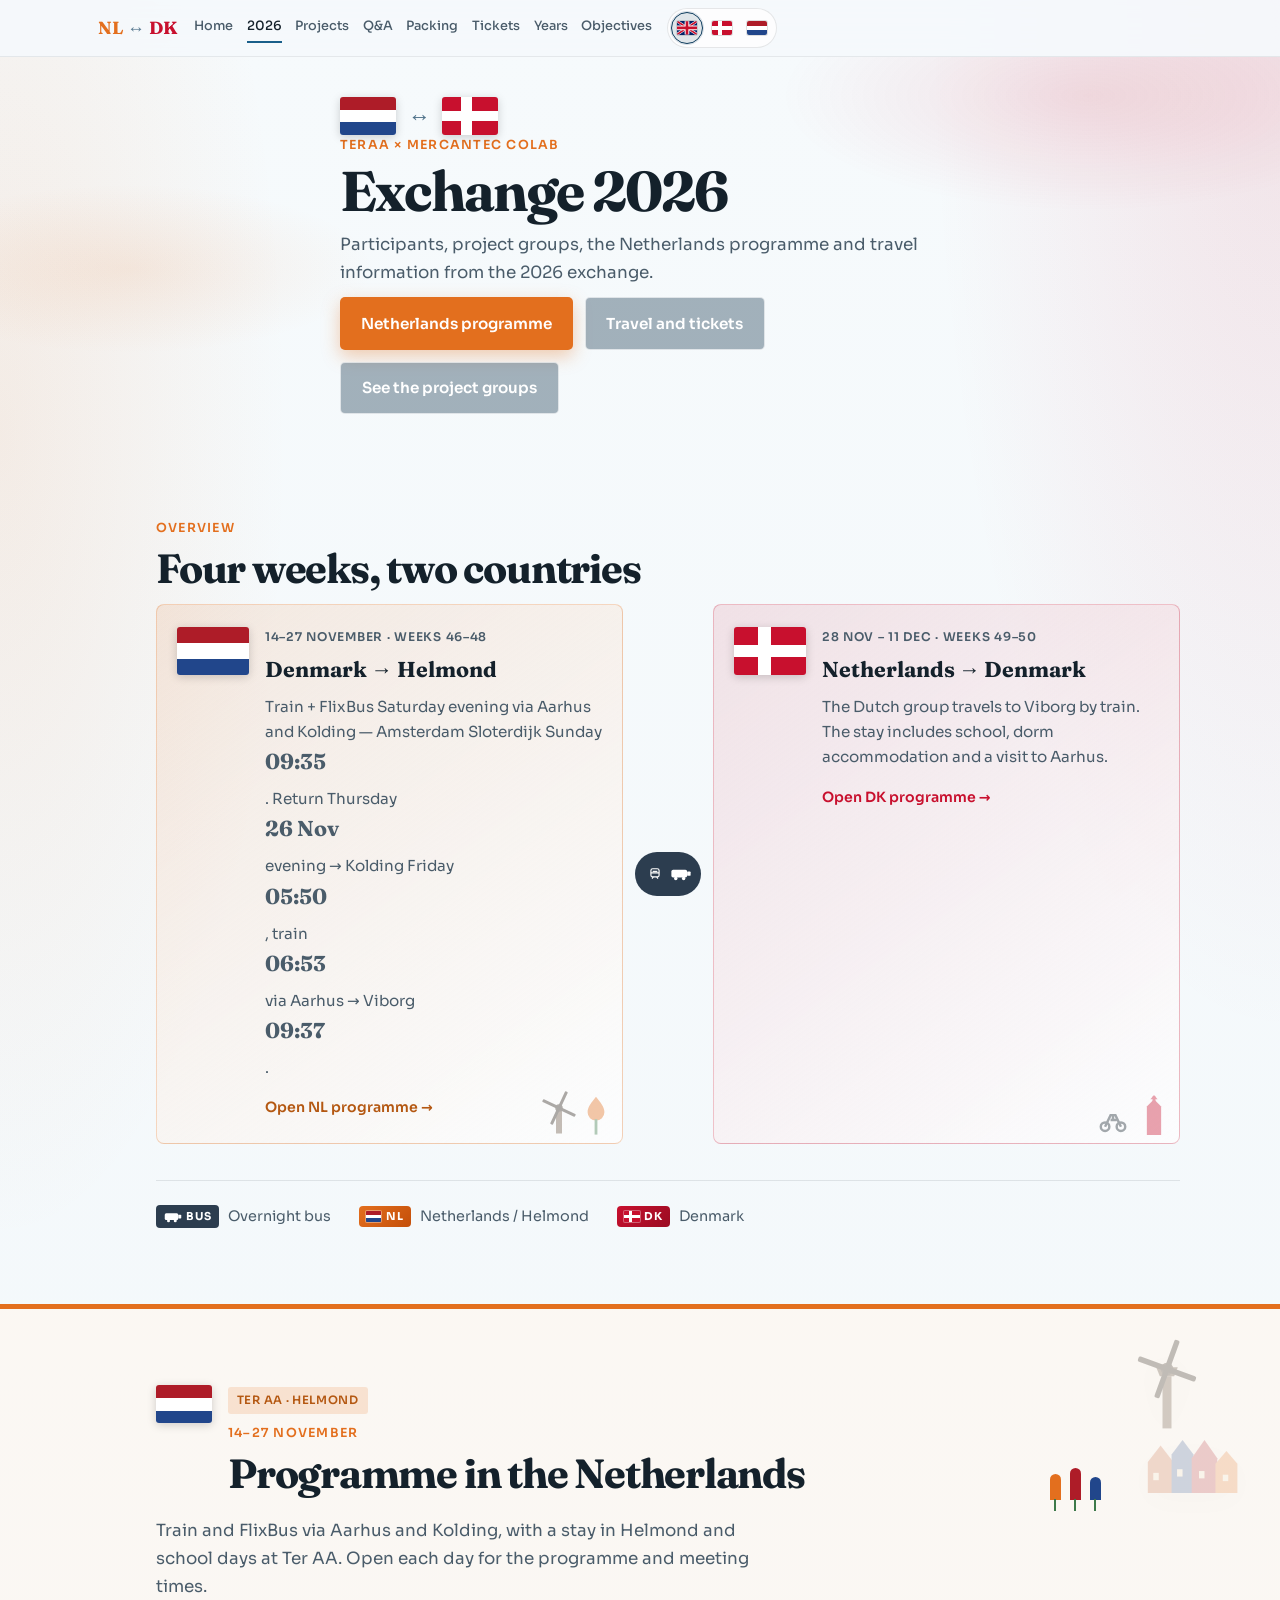
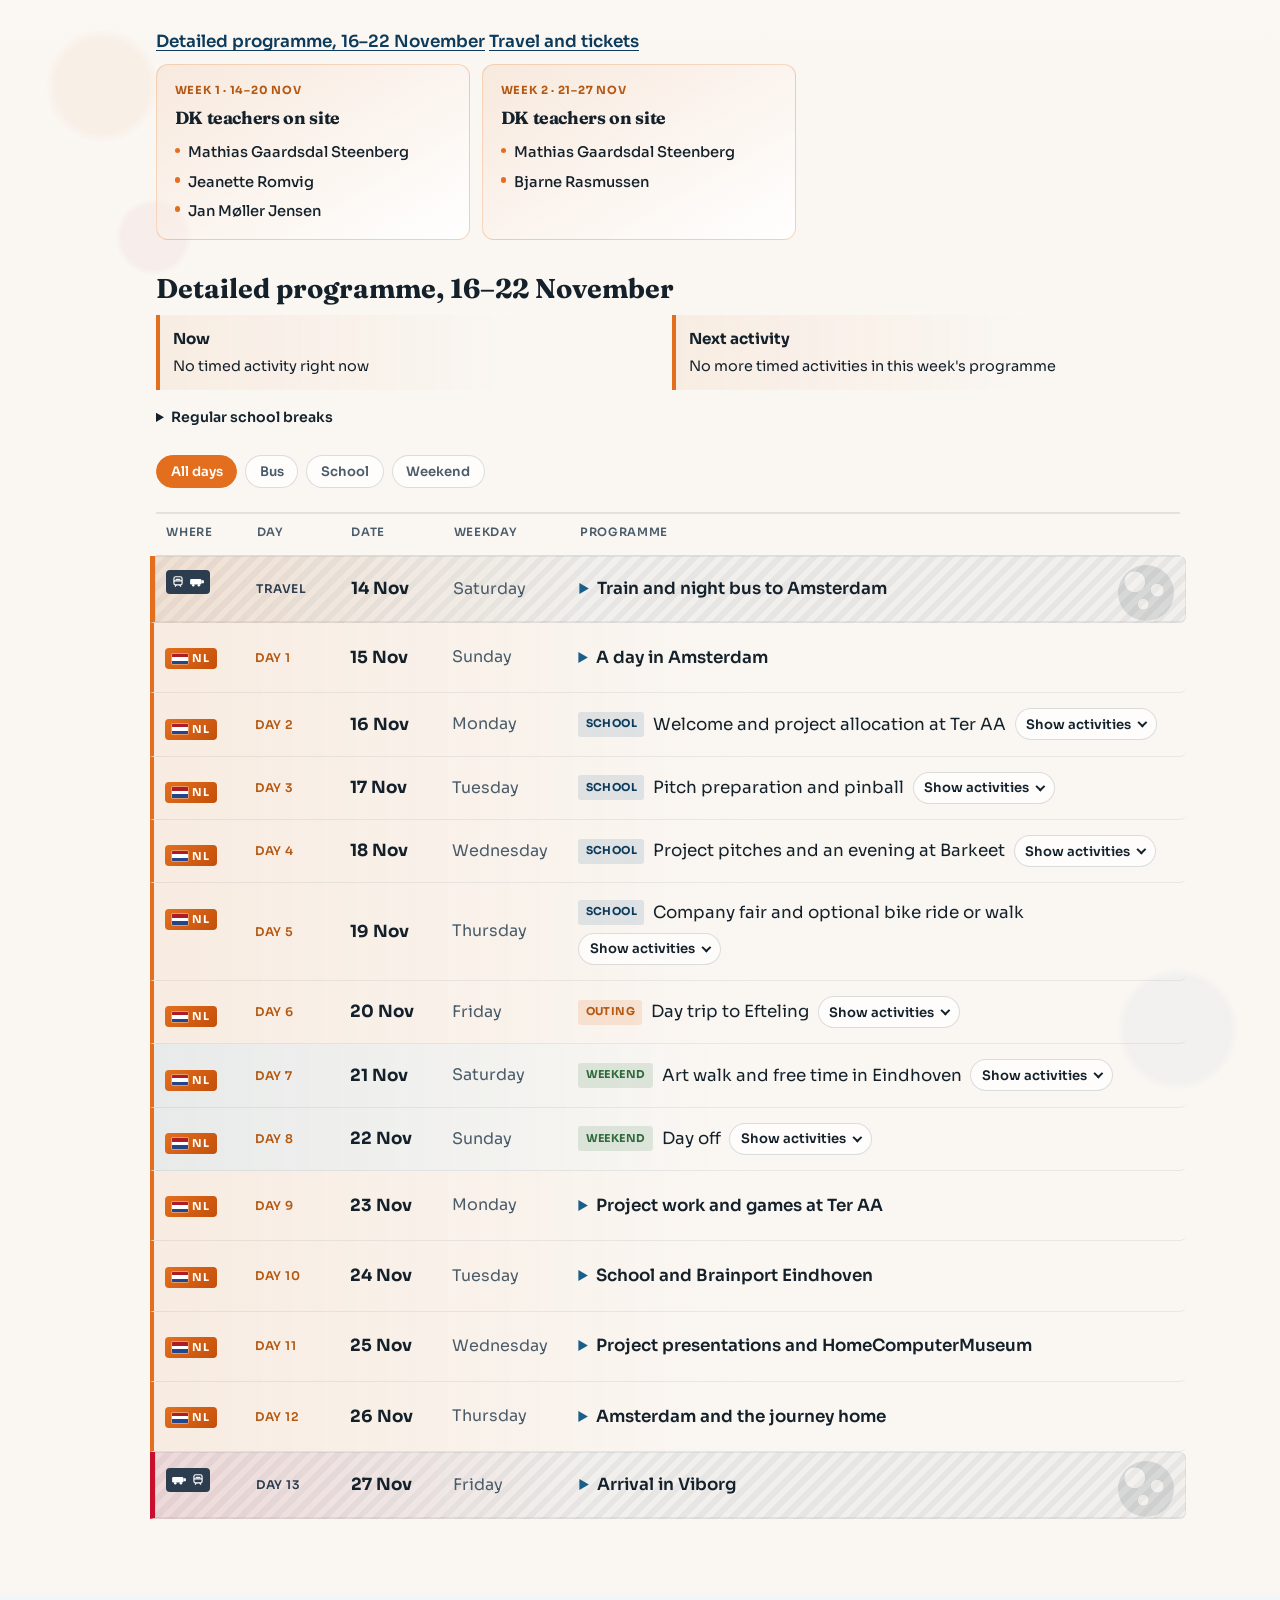
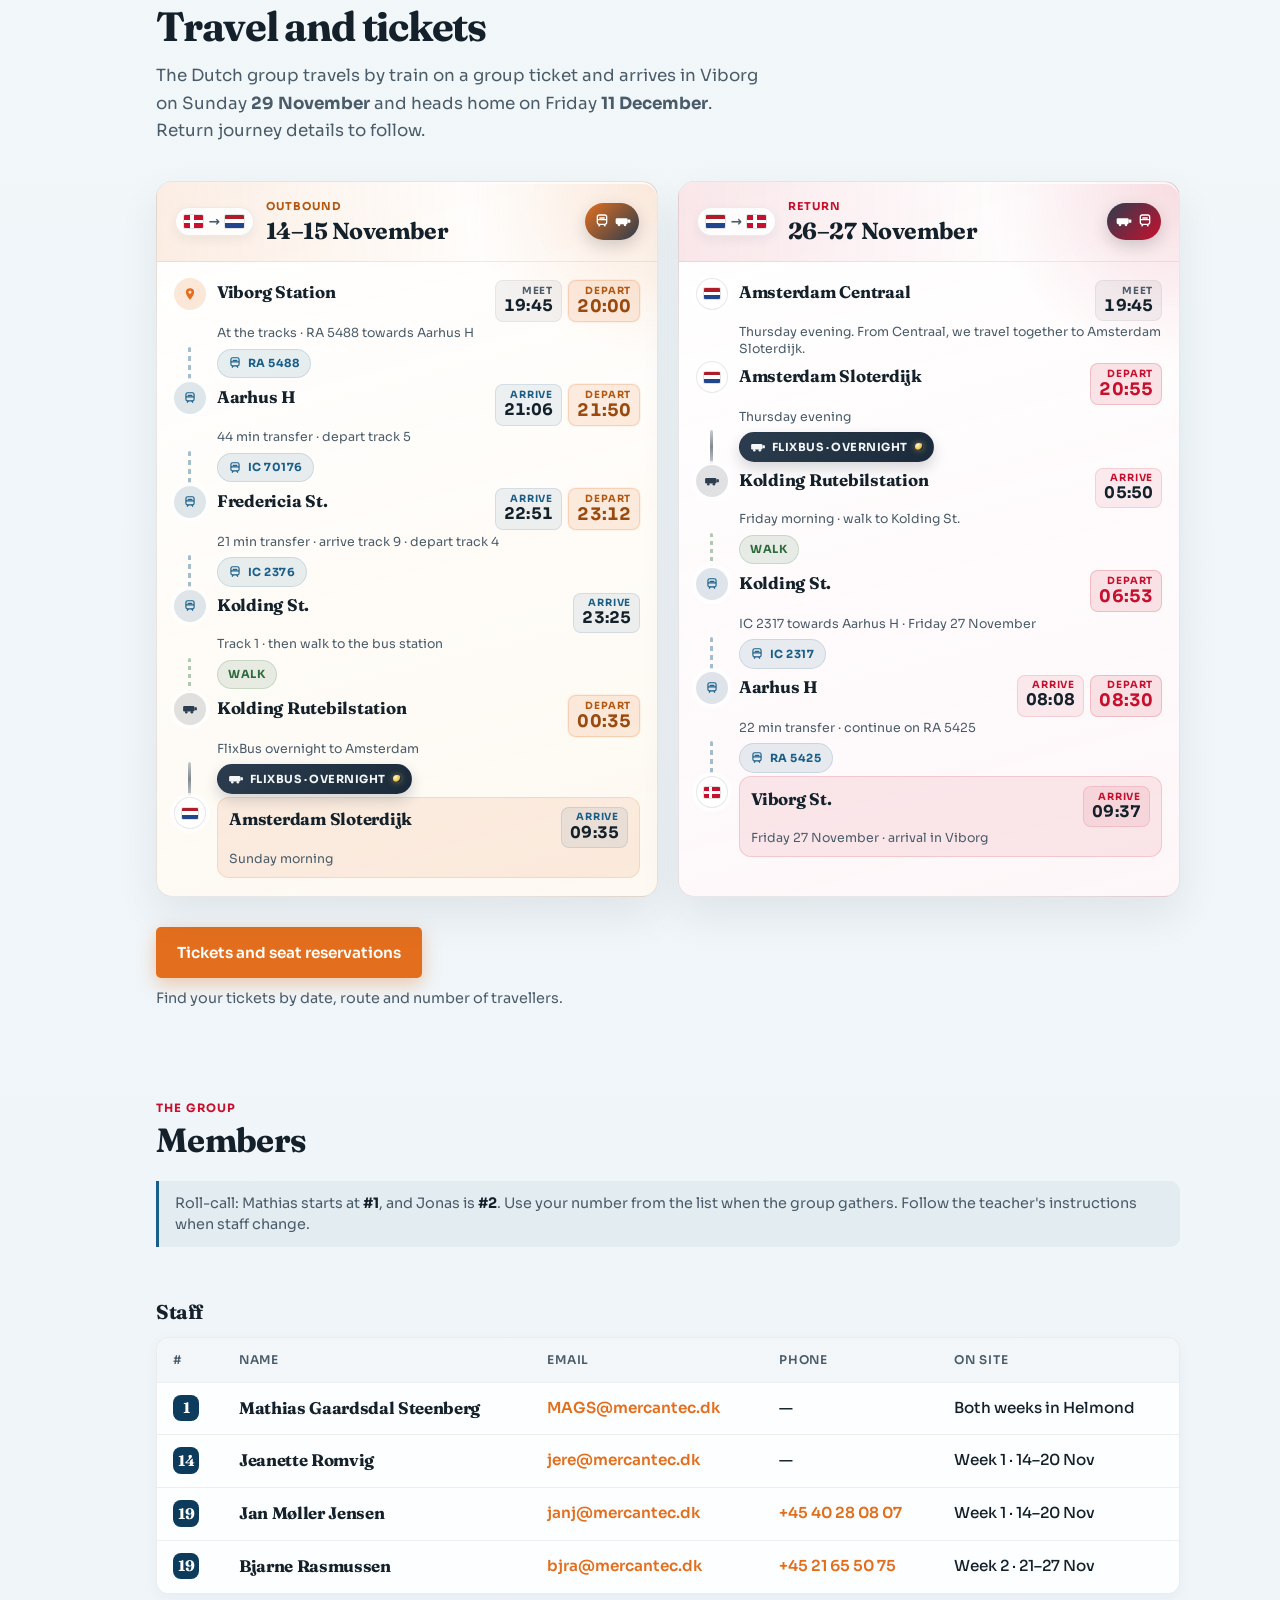
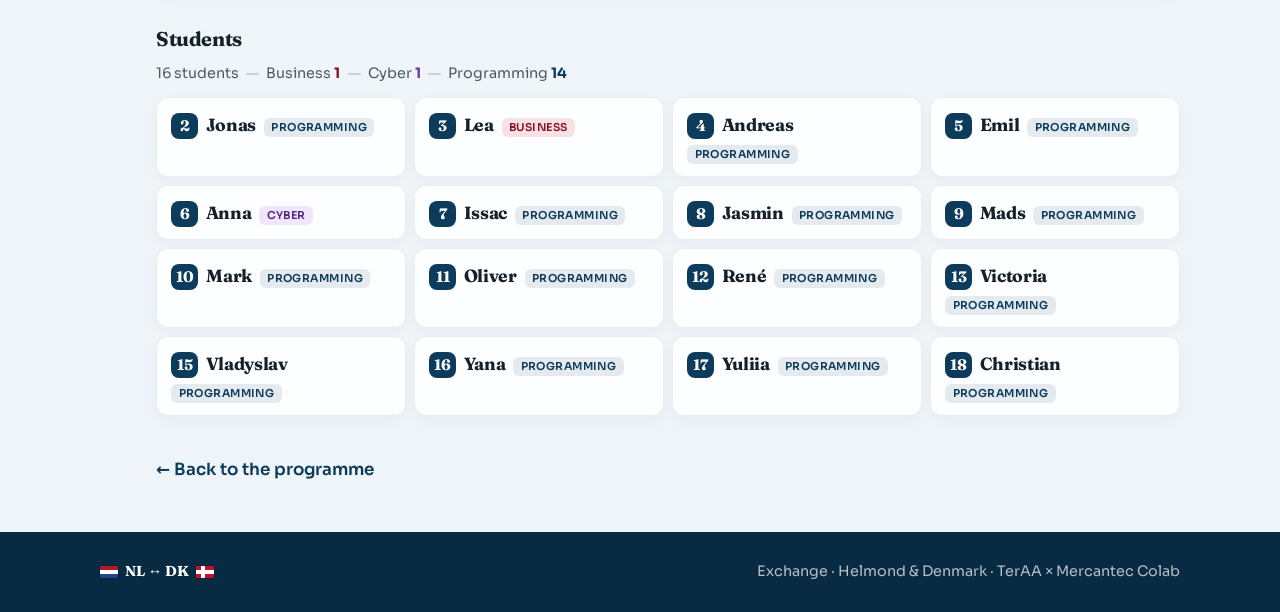
<file: 2026.html>
<!DOCTYPE html>
<html lang="en">
<head>
  <meta charset="UTF-8" />
  <meta name="viewport" content="width=device-width, initial-scale=1" />
  <title>2026 — NL ↔ DK Exchange</title>
  <meta name="description" content="Specific information for the 2026 TerAA × Mercantec Colab exchange — people, plans and updates." />
  <link rel="icon" href="favicon.png" type="image/png" />
  <link rel="icon" href="favicon-32.png" type="image/png" sizes="32x32" />
  <link rel="apple-touch-icon" href="apple-touch-icon.png" />
  <link rel="manifest" href="/manifest.webmanifest" />
  <meta name="theme-color" content="#0c3b5c" />
  <link rel="preconnect" href="https://fonts.googleapis.com" />
  <link rel="preconnect" href="https://fonts.gstatic.com" crossorigin />
  <link href="https://fonts.googleapis.com/css2?family=Fraunces:opsz,wght@9..144,500;9..144,700&family=Sora:wght@400;500;600;700&display=swap" rel="stylesheet" />
  <link rel="stylesheet" href="styles.css?v=20261128a" />
</head>
<body class="page-y26">
  <a class="skip-link" href="#content" data-i18n="shared.skipLink">Skip to content</a>

  <svg xmlns="http://www.w3.org/2000/svg" style="display:none" aria-hidden="true">
    <symbol id="icon-bus" viewBox="0 0 24 16">
      <rect x="1" y="3" width="18" height="9" rx="2" fill="currentColor"/>
      <circle cx="6" cy="13" r="2" fill="currentColor"/>
      <circle cx="15" cy="13" r="2" fill="currentColor"/>
      <rect x="19" y="5" width="4" height="5" rx="1" fill="currentColor"/>
    </symbol>
    <symbol id="icon-train" viewBox="0 0 24 24">
      <rect x="5" y="3" width="14" height="14" rx="3" fill="none" stroke="currentColor" stroke-width="2"/>
      <path fill="none" stroke="currentColor" stroke-width="2" d="M5 10h14M9 17l-2 3M15 17l2 3M8 14h.01M16 14h.01"/>
      <path fill="currentColor" d="M8 6.5h8v2H8z"/>
    </symbol>
    <symbol id="icon-pin" viewBox="0 0 24 24">
      <path fill="currentColor" d="M12 2a7 7 0 00-7 7c0 5.25 7 13 7 13s7-7.75 7-13a7 7 0 00-7-7zm0 9.5A2.5 2.5 0 1114.5 9 2.5 2.5 0 0112 11.5z"/>
    </symbol>
    <symbol id="icon-school" viewBox="0 0 24 24">
      <path fill="currentColor" d="M12 3L2 8l10 5 8-4v6h2V8L12 3zm-6 9.2V16c0 1.7 2.7 3 6 3s6-1.3 6-3v-3.8l-6 3-6-3z"/>
    </symbol>
    <symbol id="icon-weekend" viewBox="0 0 24 24">
      <path fill="currentColor" d="M12 2a7 7 0 00-7 7c0 5.25 7 13 7 13s7-7.75 7-13a7 7 0 00-7-7zm0 9.5A2.5 2.5 0 119.5 9 2.5 2.5 0 0112 11.5z"/>
    </symbol>
    <symbol id="icon-bike" viewBox="0 0 24 24">
      <circle cx="5.5" cy="17.5" r="3.5" fill="none" stroke="currentColor" stroke-width="2"/>
      <circle cx="18.5" cy="17.5" r="3.5" fill="none" stroke="currentColor" stroke-width="2"/>
      <path fill="none" stroke="currentColor" stroke-width="2" d="M5.5 17.5L10 8h4l4.5 9.5M12 8v4M10 12h5"/>
    </symbol>
  </svg>

  <header class="site-header">
    <div class="header-inner">
      <a class="logo" href="index.html" data-i18n-attr="aria-label:shared.logo.ariaHome" aria-label="NL DK exchange — home">
        <span class="flag-mark flag-mark-nl" aria-hidden="true"><span></span><span></span><span></span></span>
        <span class="logo-nl">NL</span>
        <span class="logo-arrow" aria-hidden="true">↔</span>
        <span class="logo-dk">DK</span>
        <span class="flag-mark flag-mark-dk" aria-hidden="true"><i></i><i></i></span>
      </a>
      <div class="lang-switch" role="group" aria-label="Language">
        <button type="button" data-set-lang="en" lang="en" title="English" aria-label="English">
          <span class="flag-mark flag-mark-gb" aria-hidden="true"><svg viewBox="0 0 60 40" xmlns="http://www.w3.org/2000/svg"><rect width="60" height="40" fill="#012169"/><path d="M0 0 L60 40 M60 0 L0 40" stroke="#fff" stroke-width="8"/><path d="M0 0 L60 40 M60 0 L0 40" stroke="#C8102E" stroke-width="5"/><path d="M30 0 V40 M0 20 H60" stroke="#fff" stroke-width="14"/><path d="M30 0 V40 M0 20 H60" stroke="#C8102E" stroke-width="8"/></svg></span>
        </button>
        <button type="button" data-set-lang="da" lang="da" title="Dansk" aria-label="Dansk">
          <span class="flag-mark flag-mark-dk" aria-hidden="true"><i></i><i></i></span>
        </button>
        <button type="button" data-set-lang="nl" lang="nl" title="Nederlands" aria-label="Nederlands">
          <span class="flag-mark flag-mark-nl" aria-hidden="true"><span></span><span></span><span></span></span>
        </button>
      </div>
      <nav class="nav" id="main-nav" data-i18n-attr="aria-label:shared.nav.ariaMain" aria-label="Main">
        <a href="index.html" data-i18n="shared.nav.home">Home</a>
        <a href="2026.html" class="is-active" data-i18n="shared.nav.2026">2026</a>
        <a href="projekter-2026.html" data-i18n="shared.nav.projects">Projects</a>
        <a href="qa.html" data-i18n="shared.nav.qa">Q&amp;A</a>
        <a href="pakkeliste.html" data-i18n="shared.nav.packing">Packing</a>
        <a href="billetter.html" data-i18n="shared.nav.tickets">Tickets</a>
        <a href="previous-years.html" data-i18n="shared.nav.years">Years</a>
        <a href="learning-objectives.html" data-i18n="shared.nav.objectives">Objectives</a>
      </nav>
      <button class="menu-toggle" type="button" aria-expanded="false" aria-controls="main-nav" data-menu-toggle>
        <span class="menu-bars" aria-hidden="true"></span>
        <span class="visually-hidden" data-i18n="shared.nav.menu">Menu</span>
      </button>
    </div>
  </header>

  <nav class="side-nav" data-i18n-attr="aria-label:shared.sideNav.onThisPage" aria-label="On this page" data-side-nav>
    <a href="#program-nl" class="side-nav-link" data-side-link>
      <span class="side-nav-icon side-nav-flag" aria-hidden="true">
        <span class="flag-mark flag-mark-nl"><span></span><span></span><span></span></span>
      </span>
      <span class="side-nav-label" data-i18n="archive.helmond">Netherlands programme</span>
    </a>
    <a href="#transport" class="side-nav-link" data-side-link>
      <span class="side-nav-icon" aria-hidden="true">
        <svg width="24" height="24"><use href="#icon-train"/></svg>
      </span>
      <span class="side-nav-label" data-i18n="archive.transport">Travel and tickets</span>
    </a>
    <a href="#staff" class="side-nav-link" data-side-link>
      <span class="side-nav-icon" aria-hidden="true">
        <svg viewBox="0 0 24 24" fill="none" stroke="currentColor" stroke-width="2" stroke-linecap="round" stroke-linejoin="round"><path d="M17 21v-2a4 4 0 00-4-4H5a4 4 0 00-4 4v2"/><circle cx="9" cy="7" r="4"/><path d="M23 21v-2a4 4 0 00-3-3.87M16 3.13a4 4 0 010 7.75"/></svg>
      </span>
      <span class="side-nav-label" data-i18n="y26.sideNav.staff">Staff</span>
    </a>
    <a href="#students" class="side-nav-link" data-side-link>
      <span class="side-nav-icon" aria-hidden="true">
        <svg viewBox="0 0 24 24" fill="none" stroke="currentColor" stroke-width="2" stroke-linecap="round" stroke-linejoin="round"><path d="M22 10L12 5 2 10l10 5 10-5z"/><path d="M6 12v5c0 1.7 2.7 3 6 3s6-1.3 6-3v-5"/></svg>
      </span>
      <span class="side-nav-label" data-i18n="y26.sideNav.students">Students</span>
    </a>
  </nav>

  <main id="content">
    <section class="y26-hero" aria-labelledby="y26-title">
      <div class="y26-hero-bg" aria-hidden="true"></div>
      <div class="section-inner y26-hero-inner">
        <div class="qa-hero-flags" aria-hidden="true">
          <div class="flag flag-nl flag-md"><span></span><span></span><span></span></div>
          <span class="qa-hero-swap">↔</span>
          <div class="flag flag-dk flag-md"><span class="dk-cross-h"></span><span class="dk-cross-v"></span></div>
        </div>
        <p class="eyebrow" data-i18n="y26.hero.eyebrow">TerAA × Mercantec Colab</p>
        <h1 id="y26-title" data-i18n="y26.hero.title">Exchange 2026</h1>
        <p class="section-lead" data-i18n="archive.lead">Participants, project groups, the Netherlands programme and travel information from the 2026 exchange.</p>
        <div class="hero-cta">
          <a class="btn btn-primary" href="#program-nl" data-i18n="archive.helmond">Netherlands programme</a>
          <a class="btn btn-ghost" href="#transport" data-i18n="archive.transport">Travel and tickets</a>
          <a class="btn btn-ghost" href="projekter-2026.html" data-i18n="y26.hero.projects">See the project groups</a>
        </div>
      </div>
    </section>

      <section class="section timeline-section" id="overview" aria-labelledby="overview-title">
        <div class="section-inner">
          <p class="eyebrow" data-i18n="index.overview.eyebrow">Overview</p>
          <h2 id="overview-title" data-i18n="index.overview.title">Four weeks, two countries</h2>

          <div class="journey" role="list">
            <a class="journey-leg journey-nl" href="#program-nl" role="listitem">
              <div class="journey-flag">
                <div class="flag flag-nl flag-lg"><span></span><span></span><span></span></div>
              </div>
              <div class="journey-body">
                <span class="journey-meta" data-i18n="index.overview.journey.nl.meta">14–27 November · Weeks 46–48</span>
                <strong data-i18n="index.overview.journey.nl.heading">Denmark → Helmond</strong>
                <p data-i18n-html="index.overview.journey.nl.body">Train + FlixBus Saturday evening via Aarhus and Kolding — Amsterdam Sloterdijk Sunday <strong>09:35</strong>. Return Thursday <strong>26 Nov</strong> evening → Kolding Friday <strong>05:50</strong>, train <strong>06:53</strong> via Aarhus → Viborg <strong>09:37</strong>.</p>
                <span class="journey-cta" data-i18n="index.overview.journey.nl.cta">Open NL programme →</span>
              </div>
              <div class="journey-deco" aria-hidden="true">
                <svg class="deco-mill" viewBox="0 0 48 64" width="36" height="48">
                  <rect x="20" y="30" width="8" height="32" fill="#6b5644"/>
                  <circle cx="24" cy="28" r="5" fill="#3d3228"/>
                  <rect x="22" y="4" width="4" height="48" rx="1" fill="#2c241c" transform="rotate(25 24 28)"/>
                  <rect x="22" y="4" width="4" height="48" rx="1" fill="#2c241c" transform="rotate(115 24 28)"/>
                </svg>
                <svg class="deco-tulip" viewBox="0 0 40 56" width="28" height="40">
                  <path fill="#e36f1e" d="M20 2c-6 8-12 14-12 22a12 12 0 0024 0c0-8-6-14-12-22z"/>
                  <path fill="#3d7a4a" d="M18 34h4v22h-4z"/>
                </svg>
              </div>
            </a>

            <div class="journey-connector" aria-hidden="true">
              <span class="connector-bus">
                <svg width="22" height="14"><use href="#icon-train"/></svg>
                <svg width="22" height="14"><use href="#icon-bus"/></svg>
              </span>
            </div>

            <a class="journey-leg journey-dk" href="index.html#program-dk" role="listitem">
              <div class="journey-flag">
                <div class="flag flag-dk flag-lg"><span class="dk-cross-h"></span><span class="dk-cross-v"></span></div>
              </div>
              <div class="journey-body">
                <span class="journey-meta" data-i18n="index.overview.journey.dk.meta">28 Nov – 11 Dec · Weeks 49–50</span>
                <strong data-i18n="index.overview.journey.dk.heading">Netherlands → Denmark</strong>
                <p data-i18n="index.overview.journey.dk.body">The Dutch group travels to Viborg by train. The stay includes school, dorm accommodation and a visit to Aarhus.</p>
                <span class="journey-cta" data-i18n="index.overview.journey.dk.cta">Open DK programme →</span>
              </div>
              <div class="journey-deco" aria-hidden="true">
                <svg class="deco-bike" viewBox="0 0 48 32" width="44" height="30">
                  <use href="#icon-bike"/>
                </svg>
                <svg class="deco-tower" viewBox="0 0 36 56" width="26" height="40">
                  <path fill="#c8102e" d="M8 56V16l10-10 10 10v40H8z"/>
                  <rect x="16" y="2" width="4" height="10" fill="#c8102e"/>
                  <polygon points="18,0 13,6 23,6" fill="#c8102e"/>
                </svg>
              </div>
            </a>
          </div>

          <div class="legend" data-i18n-attr="aria-label:index.overview.legend.aria" aria-label="Programme legend">
            <span class="legend-item">
              <span class="place-badge place-bus">
                <svg width="18" height="12"><use href="#icon-bus"/></svg>
                BUS
              </span>
              <span data-i18n="shared.legend.overnightBus">Overnight bus</span>
            </span>
            <span class="legend-item">
              <span class="place-badge place-nl">
                <span class="flag-mark flag-mark-nl" aria-hidden="true"><span></span><span></span><span></span></span>
                NL
              </span>
              <span data-i18n="shared.legend.nlHelmond">Netherlands / Helmond</span>
            </span>
            <span class="legend-item">
              <span class="place-badge place-dk">
                <span class="flag-mark flag-mark-dk" aria-hidden="true"><i></i><i></i></span>
                DK
              </span>
              <span data-i18n="shared.legend.denmark">Denmark</span>
            </span>
          </div>
        </div>
      </section>

      <section class="section program-section program-nl" id="program-nl" aria-labelledby="nl-title">
        <div class="section-pattern pattern-nl" aria-hidden="true"></div>
        <div class="program-landmarks program-landmarks-nl" aria-hidden="true">
          <svg class="landmark landmark-mill" viewBox="0 0 80 110" width="72" height="99">
            <rect x="35" y="48" width="10" height="58" fill="#6b5644"/>
            <polygon points="32,48 48,48 52,38 28,38" fill="#5c4a3a"/>
            <circle cx="40" cy="40" r="7" fill="#3d3228"/>
            <g class="landmark-blades">
              <rect x="37" y="6" width="6" height="68" rx="2" fill="#2c241c" transform="rotate(20 40 40)"/>
              <rect x="37" y="6" width="6" height="68" rx="2" fill="#2c241c" transform="rotate(110 40 40)"/>
            </g>
          </svg>
          <div class="landmark-tulips">
            <span class="lm-tulip lm-t1"></span>
            <span class="lm-tulip lm-t2"></span>
            <span class="lm-tulip lm-t3"></span>
          </div>
          <svg class="landmark landmark-canal" viewBox="0 0 120 70" width="110" height="64">
            <path fill="#c45a2c" d="M4 70V36l14-18 14 18v34H4z"/>
            <path fill="#21468b" d="M30 70V28l12-16 12 16v42H30z"/>
            <path fill="#ae1c28" d="M52 70V32l14-20 14 20v38H52z"/>
            <path fill="#e36f1e" d="M78 70V38l12-14 12 14v32H78z"/>
            <rect x="10" y="48" width="6" height="8" fill="#f5e6c8"/>
            <rect x="36" y="44" width="6" height="8" fill="#f5e6c8"/>
            <rect x="60" y="46" width="6" height="8" fill="#f5e6c8"/>
            <rect x="86" y="50" width="6" height="7" fill="#f5e6c8"/>
          </svg>
        </div>
        <div class="section-inner">
          <div class="program-header">
            <div class="program-title-row">
              <div class="flag flag-nl flag-md" aria-hidden="true"><span></span><span></span><span></span></div>
              <div>
                <span class="country-tag tag-nl" data-i18n="index.program.nl.countryTag">Ter AA · Helmond</span>
                <p class="eyebrow" data-i18n="index.program.nl.eyebrow">14–27 November</p>
                <h2 id="nl-title" data-i18n="index.program.nl.title">Programme in the Netherlands</h2>
              </div>
            </div>
            <p class="section-lead" data-i18n-html="index.program.nl.lead">Train and FlixBus via Aarhus and Kolding, with a stay in Helmond and school days at Ter AA. Open each day for the programme and meeting times.</p>
            <a class="helmond-week-link" href="#helmond-week" data-i18n="index.program.nl.week.details">Detailed programme, 16–22 November</a>
            <a class="helmond-week-link" href="#transport" data-i18n="archive.transport">Travel and tickets</a>
          </div>

          <div class="staff-weeks" data-i18n-attr="aria-label:shared.staffWeek.aria" aria-label="Danish teachers in Helmond">
            <article class="staff-week">
              <p class="staff-week-kicker" data-i18n="shared.staffWeek.kicker1">Week 1 · 14–20 Nov</p>
              <h3 class="staff-week-title" data-i18n="shared.staffWeek.title">DK teachers on site</h3>
              <ul class="staff-week-list">
                <li>Mathias Gaardsdal Steenberg</li>
                <li>Jeanette Romvig</li>
                <li>Jan Møller Jensen</li>
              </ul>
            </article>
            <article class="staff-week">
              <p class="staff-week-kicker" data-i18n="shared.staffWeek.kicker2">Week 2 · 21–27 Nov</p>
              <h3 class="staff-week-title" data-i18n="shared.staffWeek.title">DK teachers on site</h3>
              <ul class="staff-week-list">
                <li>Mathias Gaardsdal Steenberg</li>
                <li>Bjarne Rasmussen</li>
              </ul>
            </article>
          </div>

          <section class="helmond-week" id="helmond-week" aria-labelledby="helmond-week-title">
            <h3 id="helmond-week-title" data-i18n="index.program.nl.week.details">Detailed programme, 16–22 November</h3>
            <div data-helmond-programme></div>
            <details class="helmond-breaks" data-helmond-breaks hidden></details>
          </section>

          <div class="filter-chips" role="group" data-i18n-attr="aria-label:shared.schedule.filter.aria" aria-label="Highlight days" data-filter-group="nl">
            <button type="button" class="chip is-active" data-filter="all" data-i18n="shared.schedule.chip.all">All days</button>
            <button type="button" class="chip" data-filter="bus" data-i18n="shared.schedule.chip.bus">Bus</button>
            <button type="button" class="chip" data-filter="school" data-i18n="shared.schedule.chip.school">School</button>
            <button type="button" class="chip" data-filter="weekend" data-i18n="shared.schedule.chip.weekend">Weekend</button>
          </div>

          <div class="schedule" role="table" data-i18n-attr="aria-label:index.program.nl.schedule.aria" aria-label="Netherlands programme" data-schedule="nl">
            <div class="schedule-head" role="row">
              <span role="columnheader" data-i18n="shared.schedule.col.where">Where</span>
              <span role="columnheader" data-i18n="shared.schedule.col.day">Day</span>
              <span role="columnheader" data-i18n="shared.schedule.col.date">Date</span>
              <span role="columnheader" data-i18n="shared.schedule.col.weekday">Weekday</span>
              <span role="columnheader" data-i18n="shared.schedule.col.programme">Programme</span>
            </div>

            <div class="schedule-row is-bus is-travel-day is-travel-out" role="row" data-type="bus">
              <span class="sch-place" role="cell"><span class="place-badge place-bus place-travel"><svg width="14" height="14"><use href="#icon-train"/></svg><svg width="16" height="10"><use href="#icon-bus"/></svg></span></span>
              <span class="sch-day" role="cell" data-i18n="shared.schedule.day.travel">Travel</span>
              <span class="sch-date" role="cell">14 Nov</span>
              <span class="sch-weekday" role="cell" data-i18n="shared.weekday.saturday">Saturday</span>
              <div class="sch-what" role="cell">
                <details class="schedule-disclosure">
                  <summary data-i18n="index.program.summary.nl.travel">Train and night bus to Amsterdam</summary>
                  <div class="schedule-disclosure-body">
                    <span class="travel-day-rail" aria-hidden="true">
                      <span class="travel-day-mode is-pin"><svg width="12" height="12"><use href="#icon-pin"/></svg></span>
                      <span class="travel-day-track"></span>
                      <span class="travel-day-mode is-train"><svg width="14" height="14"><use href="#icon-train"/></svg></span>
                      <span class="travel-day-track"></span>
                      <span class="travel-day-mode is-bus"><svg width="16" height="10"><use href="#icon-bus"/></svg></span>
                    </span>
                    <span class="sch-what-text" data-i18n-html="index.program.nl.row.travel.programme"><span class="type-pill type-bus">Travel</span> <a href="https://maps.app.goo.gl/iVmWjbJtJS8Xv3MV6" target="_blank" rel="noopener noreferrer">Viborg Station</a> <strong>19:45</strong> · train <strong>20:00</strong> → Aarhus → Fredericia → Kolding <strong>23:25</strong> · FlixBus <strong>00:35</strong> → Sloterdijk <strong>09:35</strong></span>
                  </div>
                </details>
              </div>
            </div>
            <div class="schedule-row is-nl is-arrive" role="row" data-type="arrive">
              <span class="sch-place" role="cell"><span class="place-badge place-nl"><span class="flag-mark flag-mark-nl" aria-hidden="true"><span></span><span></span><span></span></span>NL</span></span>
              <span class="sch-day" role="cell" data-i18n="shared.schedule.day.n" data-i18n-n="1">Day 1</span>
              <span class="sch-date" role="cell">15 Nov</span>
              <span class="sch-weekday" role="cell" data-i18n="shared.weekday.sunday">Sunday</span>
              <div class="sch-what" role="cell">
                <details class="schedule-disclosure">
                  <summary data-i18n="index.program.summary.nl.d1">A day in Amsterdam</summary>
                  <div class="schedule-disclosure-body">
                    <span class="sch-what-text" data-i18n-html="index.program.nl.row.d1.programme"><span class="type-pill type-arrive">Arrive</span> Amsterdam Sloterdijk <strong>09:35</strong> · day in Amsterdam</span>
                  </div>
                </details>
              </div>
            </div>
            <div class="schedule-row is-nl" role="row" data-type="school">
              <span class="sch-place" role="cell"><span class="place-badge place-nl"><span class="flag-mark flag-mark-nl" aria-hidden="true"><span></span><span></span><span></span></span>NL</span></span>
              <span class="sch-day" role="cell" data-i18n="shared.schedule.day.n" data-i18n-n="2">Day 2</span>
              <span class="sch-date" role="cell">16 Nov</span>
              <span class="sch-weekday" role="cell" data-i18n="shared.weekday.monday">Monday</span>
              <div class="sch-what" role="cell">
                <span class="sch-what-text" data-i18n-html="index.program.nl.row.d2.programme"><span class="type-pill type-school">School</span> Welcome and project allocation at Ter AA</span>
                <button type="button" class="chip helmond-toggle" data-helmond-toggle aria-expanded="false" aria-controls="helmond-2026-11-16" hidden>Show activities</button>
              </div>
            </div>
            <div class="helmond-day" role="row" id="helmond-2026-11-16" hidden>
              <div class="helmond-day-content" role="cell" aria-colspan="5"></div>
            </div>
            <div class="schedule-row is-nl" role="row" data-type="school">
              <span class="sch-place" role="cell"><span class="place-badge place-nl"><span class="flag-mark flag-mark-nl" aria-hidden="true"><span></span><span></span><span></span></span>NL</span></span>
              <span class="sch-day" role="cell" data-i18n="shared.schedule.day.n" data-i18n-n="3">Day 3</span>
              <span class="sch-date" role="cell">17 Nov</span>
              <span class="sch-weekday" role="cell" data-i18n="shared.weekday.tuesday">Tuesday</span>
              <div class="sch-what" role="cell">
                <span class="sch-what-text" data-i18n-html="index.program.nl.row.d3.programme"><span class="type-pill type-school">School</span> Pitch preparation and pinball</span>
                <button type="button" class="chip helmond-toggle" data-helmond-toggle aria-expanded="false" aria-controls="helmond-2026-11-17" hidden>Show activities</button>
              </div>
            </div>
            <div class="helmond-day" role="row" id="helmond-2026-11-17" hidden>
              <div class="helmond-day-content" role="cell" aria-colspan="5"></div>
            </div>
            <div class="schedule-row is-nl" role="row" data-type="school">
              <span class="sch-place" role="cell"><span class="place-badge place-nl"><span class="flag-mark flag-mark-nl" aria-hidden="true"><span></span><span></span><span></span></span>NL</span></span>
              <span class="sch-day" role="cell" data-i18n="shared.schedule.day.n" data-i18n-n="4">Day 4</span>
              <span class="sch-date" role="cell">18 Nov</span>
              <span class="sch-weekday" role="cell" data-i18n="shared.weekday.wednesday">Wednesday</span>
              <div class="sch-what" role="cell">
                <span class="sch-what-text" data-i18n-html="index.program.nl.row.d4.programme"><span class="type-pill type-school">School</span> Project pitches and an evening at Barkeet</span>
                <button type="button" class="chip helmond-toggle" data-helmond-toggle aria-expanded="false" aria-controls="helmond-2026-11-18" hidden>Show activities</button>
              </div>
            </div>
            <div class="helmond-day" role="row" id="helmond-2026-11-18" hidden>
              <div class="helmond-day-content" role="cell" aria-colspan="5"></div>
            </div>
            <div class="schedule-row is-nl" role="row" data-type="school">
              <span class="sch-place" role="cell"><span class="place-badge place-nl"><span class="flag-mark flag-mark-nl" aria-hidden="true"><span></span><span></span><span></span></span>NL</span></span>
              <span class="sch-day" role="cell" data-i18n="shared.schedule.day.n" data-i18n-n="5">Day 5</span>
              <span class="sch-date" role="cell">19 Nov</span>
              <span class="sch-weekday" role="cell" data-i18n="shared.weekday.thursday">Thursday</span>
              <div class="sch-what" role="cell">
                <span class="sch-what-text" data-i18n-html="index.program.nl.row.d5.programme"><span class="type-pill type-school">School</span> Company fair and optional bike ride or walk</span>
                <button type="button" class="chip helmond-toggle" data-helmond-toggle aria-expanded="false" aria-controls="helmond-2026-11-19" hidden>Show activities</button>
              </div>
            </div>
            <div class="helmond-day" role="row" id="helmond-2026-11-19" hidden>
              <div class="helmond-day-content" role="cell" aria-colspan="5"></div>
            </div>
            <div class="schedule-row is-nl" role="row" data-type="school">
              <span class="sch-place" role="cell"><span class="place-badge place-nl"><span class="flag-mark flag-mark-nl" aria-hidden="true"><span></span><span></span><span></span></span>NL</span></span>
              <span class="sch-day" role="cell" data-i18n="shared.schedule.day.n" data-i18n-n="6">Day 6</span>
              <span class="sch-date" role="cell">20 Nov</span>
              <span class="sch-weekday" role="cell" data-i18n="shared.weekday.friday">Friday</span>
              <div class="sch-what" role="cell">
                <span class="sch-what-text" data-i18n-html="index.program.nl.row.d6.programme"><span class="type-pill type-arrive">Outing</span> Day trip to Efteling</span>
                <button type="button" class="chip helmond-toggle" data-helmond-toggle aria-expanded="false" aria-controls="helmond-2026-11-20" hidden>Show activities</button>
              </div>
            </div>
            <div class="helmond-day" role="row" id="helmond-2026-11-20" hidden>
              <div class="helmond-day-content" role="cell" aria-colspan="5"></div>
            </div>
            <div class="schedule-row is-nl is-weekend" role="row" data-type="weekend">
              <span class="sch-place" role="cell"><span class="place-badge place-nl"><span class="flag-mark flag-mark-nl" aria-hidden="true"><span></span><span></span><span></span></span>NL</span></span>
              <span class="sch-day" role="cell" data-i18n="shared.schedule.day.n" data-i18n-n="7">Day 7</span>
              <span class="sch-date" role="cell">21 Nov</span>
              <span class="sch-weekday" role="cell" data-i18n="shared.weekday.saturday">Saturday</span>
              <div class="sch-what" role="cell">
                <span class="sch-what-text" data-i18n-html="index.program.nl.row.d7.programme"><span class="type-pill type-weekend">Weekend</span> Art walk and free time in Eindhoven</span>
                <button type="button" class="chip helmond-toggle" data-helmond-toggle aria-expanded="false" aria-controls="helmond-2026-11-21" hidden>Show activities</button>
              </div>
            </div>
            <div class="helmond-day" role="row" id="helmond-2026-11-21" hidden>
              <div class="helmond-day-content" role="cell" aria-colspan="5"></div>
            </div>
            <div class="schedule-row is-nl is-weekend" role="row" data-type="weekend">
              <span class="sch-place" role="cell"><span class="place-badge place-nl"><span class="flag-mark flag-mark-nl" aria-hidden="true"><span></span><span></span><span></span></span>NL</span></span>
              <span class="sch-day" role="cell" data-i18n="shared.schedule.day.n" data-i18n-n="8">Day 8</span>
              <span class="sch-date" role="cell">22 Nov</span>
              <span class="sch-weekday" role="cell" data-i18n="shared.weekday.sunday">Sunday</span>
              <div class="sch-what" role="cell">
                <span class="sch-what-text" data-i18n-html="index.program.nl.row.d8.programme"><span class="type-pill type-weekend">Weekend</span> Day off</span>
                <button type="button" class="chip helmond-toggle" data-helmond-toggle aria-expanded="false" aria-controls="helmond-2026-11-22" hidden>Show activities</button>
              </div>
            </div>
            <div class="helmond-day" role="row" id="helmond-2026-11-22" hidden>
              <div class="helmond-day-content" role="cell" aria-colspan="5"></div>
            </div>
            <div class="schedule-row is-nl" role="row" data-type="school">
              <span class="sch-place" role="cell"><span class="place-badge place-nl"><span class="flag-mark flag-mark-nl" aria-hidden="true"><span></span><span></span><span></span></span>NL</span></span>
              <span class="sch-day" role="cell" data-i18n="shared.schedule.day.n" data-i18n-n="9">Day 9</span>
              <span class="sch-date" role="cell">23 Nov</span>
              <span class="sch-weekday" role="cell" data-i18n="shared.weekday.monday">Monday</span>
              <div class="sch-what" role="cell">
                <details class="schedule-disclosure">
                  <summary id="helmond-2026-11-23" data-i18n="index.program.summary.nl.d9">Project work and games at Ter AA</summary>
                  <div class="schedule-disclosure-body">
                    <div data-i18n-html="index.program.nl.row.d9.programme"><ul class="schedule-day-plan"><li><strong>09:00–13:00</strong> Project work for the Danish students at Ter AA. Dutch students have lessons until <strong>16:00</strong>.</li><li><strong>Around 16:30</strong> Danish students meet back in the classroom for games and snacks. Dutch students can join a little later if they need a longer break.</li><li>Bring your gaming devices. There will also be board games. We play and eat together, then head back to the hotel when we’ve had enough.</li></ul></div>
                  </div>
                </details>
              </div>
            </div>
            <div class="schedule-row is-nl" role="row" data-type="school">
              <span class="sch-place" role="cell"><span class="place-badge place-nl"><span class="flag-mark flag-mark-nl" aria-hidden="true"><span></span><span></span><span></span></span>NL</span></span>
              <span class="sch-day" role="cell" data-i18n="shared.schedule.day.n" data-i18n-n="10">Day 10</span>
              <span class="sch-date" role="cell">24 Nov</span>
              <span class="sch-weekday" role="cell" data-i18n="shared.weekday.tuesday">Tuesday</span>
              <div class="sch-what" role="cell">
                <details class="schedule-disclosure">
                  <summary data-i18n="index.program.summary.nl.d10">School and Brainport Eindhoven</summary>
                  <div class="schedule-disclosure-body">
                    <div data-i18n-html="index.program.nl.row.d10.programme"><ul class="schedule-day-plan"><li><strong>09:00</strong> School starts at Ter AA.</li><li><strong>13:15</strong> Leave the school together.</li><li><strong>13:46</strong> Train to Eindhoven.</li><li><strong>14:30–16:30</strong> Visit to <a href="https://brainporteindhoven.com/en/">Brainport Eindhoven</a>.</li></ul></div>
                  </div>
                </details>
              </div>
            </div>
            <div class="schedule-row is-nl" role="row" data-type="school">
              <span class="sch-place" role="cell"><span class="place-badge place-nl"><span class="flag-mark flag-mark-nl" aria-hidden="true"><span></span><span></span><span></span></span>NL</span></span>
              <span class="sch-day" role="cell" data-i18n="shared.schedule.day.n" data-i18n-n="11">Day 11</span>
              <span class="sch-date" role="cell">25 Nov</span>
              <span class="sch-weekday" role="cell" data-i18n="shared.weekday.wednesday">Wednesday</span>
              <div class="sch-what" role="cell">
                <details class="schedule-disclosure">
                  <summary data-i18n="index.program.summary.nl.d11">Project presentations and HomeComputerMuseum</summary>
                  <div class="schedule-disclosure-body">
                    <div data-i18n-html="index.program.nl.row.d11.programme"><ul class="schedule-day-plan"><li><strong>09:00</strong> School starts at Ter AA. The time for the project presentations is still to be confirmed.</li><li>After the presentations, we walk together from school to the museum.</li><li><strong>16:00</strong> Visit to <a href="https://www.homecomputermuseum.nl/#intro">HomeComputerMuseum</a> in Helmond. Dutch students are welcome.</li><li><strong>19:00–23:00</strong> Barkeet is open for anyone who wants to go and play.</li></ul></div>
                  </div>
                </details>
              </div>
            </div>
            <div class="schedule-row is-nl is-highlight" role="row" data-type="bus">
              <span class="sch-place" role="cell"><span class="place-badge place-nl"><span class="flag-mark flag-mark-nl" aria-hidden="true"><span></span><span></span><span></span></span>NL</span></span>
              <span class="sch-day" role="cell" data-i18n="shared.schedule.day.n" data-i18n-n="12">Day 12</span>
              <span class="sch-date" role="cell">26 Nov</span>
              <span class="sch-weekday" role="cell" data-i18n="shared.weekday.thursday">Thursday</span>
              <div class="sch-what" role="cell">
                <details class="schedule-disclosure">
                  <summary data-i18n="index.program.summary.nl.d12">Amsterdam and the journey home</summary>
                  <div class="schedule-disclosure-body">
                    <div data-i18n-html="index.program.nl.row.d12.programme"><ul class="schedule-day-plan"><li><strong>By 09:30</strong> Check out of Golden Tulip West Ende.</li><li><strong>10:00</strong> Train to Amsterdam. Plan your day in Amsterdam and coordinate on WhatsApp.</li><li><strong>19:45</strong> Meet at <strong>Amsterdam Centraal</strong>. From there we travel together to Amsterdam Sloterdijk.</li><li><strong>20:55</strong> FlixBus departs from <strong>Amsterdam Sloterdijk</strong> for Kolding.</li></ul></div>
                    <section class="return-seats" id="hjemtur-saeder" aria-labelledby="return-seats-title">
                      <h4 id="return-seats-title" data-i18n="index.returnSeats.title">Boarding and seats</h4>
                      <p class="return-seats-status" role="status"></p>
                      <button class="btn btn-ghost-dark" type="button" data-return-retry data-i18n="tickets.retry" hidden>Try again</button>
                      <div class="return-seats-content" hidden>
                        <div class="return-ticket-codes"></div>
                        <table>
                          <caption></caption>
                          <thead><tr>
                            <th scope="col" aria-sort="ascending" data-i18n="index.returnSeats.seat">Seat</th>
                            <th scope="col" data-i18n="index.returnSeats.firstName">First name</th>
                          </tr></thead>
                          <tbody></tbody>
                        </table>
                      </div>
                      <noscript><span data-i18n="index.returnSeats.enableJs">Enable JavaScript to see the QR code and seats.</span></noscript>
                    </section>
                  </div>
                </details>
              </div>
            </div>
            <div class="schedule-row is-bus is-travel-day is-travel-home" role="row" data-type="bus">
              <span class="sch-place" role="cell"><span class="place-badge place-bus place-travel"><svg width="16" height="10"><use href="#icon-bus"/></svg><svg width="14" height="14"><use href="#icon-train"/></svg></span></span>
              <span class="sch-day" role="cell" data-i18n="shared.schedule.day.n" data-i18n-n="13">Day 13</span>
              <span class="sch-date" role="cell">27 Nov</span>
              <span class="sch-weekday" role="cell" data-i18n="shared.weekday.friday">Friday</span>
              <div class="sch-what" role="cell">
                <details class="schedule-disclosure">
                  <summary data-i18n="index.program.summary.nl.d13">Arrival in Viborg</summary>
                  <div class="schedule-disclosure-body">
                    <span class="travel-day-rail" aria-hidden="true">
                      <span class="travel-day-mode is-bus"><svg width="16" height="10"><use href="#icon-bus"/></svg></span>
                      <span class="travel-day-track"></span>
                      <span class="travel-day-mode is-train"><svg width="14" height="14"><use href="#icon-train"/></svg></span>
                      <span class="travel-day-mode is-home"><span class="flag-mark flag-mark-dk"><i></i><i></i></span></span>
                    </span>
                    <div data-i18n-html="index.program.nl.row.d13.programme"><ul class="schedule-day-plan"><li><strong>05:50</strong> Arrival at Kolding Rutebilstation. Walk to Kolding Station.</li><li><strong>06:53</strong> Train from Kolding. Arrive at Aarhus H at <strong>08:08</strong> and change to the train at <strong>08:30</strong>.</li><li><strong>09:37</strong> Arrival at Viborg Station. The group has the day off school in Viborg.</li></ul></div>
                  </div>
                </details>
              </div>
            </div>
          </div>

        </div>
      </section>

    <section class="section y26-section" id="transport" aria-labelledby="transport-title">
      <div class="section-inner">
        <h2 id="transport-title" data-i18n="archive.transport">Travel and tickets</h2>
        <p class="section-lead" data-i18n-html="archive.dkTravel">The Dutch group travels by train on a group ticket and arrives in Viborg on Sunday <strong>29 November</strong> and heads home on Friday <strong>11 December</strong>. Return journey details to follow.</p>
      <div class="travel-routes" data-i18n-attr="aria-label:index.travel.routes.aria" aria-label="Outbound and return travel">
        <article class="travel-route travel-route-out">
          <header class="travel-route-head">
            <div class="travel-route-flags" aria-hidden="true">
              <span class="flag-mark flag-mark-dk"><i></i><i></i></span>
              <span class="travel-route-arrow">→</span>
              <span class="flag-mark flag-mark-nl"><span></span><span></span><span></span></span>
            </div>
            <div class="travel-route-head-text">
              <p class="travel-route-kicker" data-i18n="index.travel.out.kicker">Outbound</p>
              <h3 class="travel-route-title" data-i18n="index.travel.out.title">14–15 November</h3>
            </div>
            <span class="travel-route-badge" aria-hidden="true">
              <svg width="16" height="16"><use href="#icon-train"/></svg>
              <svg width="16" height="11"><use href="#icon-bus"/></svg>
            </span>
          </header>

          <ol class="itinerary">
            <li class="itinerary-stop">
              <span class="itinerary-dot itinerary-dot-pin" aria-hidden="true"><svg width="14" height="14"><use href="#icon-pin"/></svg></span>
              <div class="itinerary-body">
                <div class="itinerary-row">
                  <a class="itinerary-place" href="https://maps.app.goo.gl/iVmWjbJtJS8Xv3MV6" target="_blank" rel="noopener noreferrer" data-i18n="index.travel.stop.meet">Viborg Station</a>
                  <div class="itinerary-clock">
                    <span class="itinerary-clock-item">
                      <span class="itinerary-clock-label" data-i18n="index.travel.label.meet">Meet</span>
                      <time datetime="19:45">19:45</time>
                    </span>
                    <span class="itinerary-clock-item is-depart">
                      <span class="itinerary-clock-label" data-i18n="index.travel.label.depart">Depart</span>
                      <time datetime="20:00">20:00</time>
                    </span>
                  </div>
                </div>
                <p class="itinerary-meta" data-i18n="index.travel.out.meet.meta">At the tracks · RA 5488 towards Aarhus H</p>
              </div>
            </li>
            <li class="itinerary-leg itinerary-leg-train" aria-hidden="true">
              <span class="itinerary-leg-line"></span>
              <span class="itinerary-leg-chip"><svg width="14" height="14"><use href="#icon-train"/></svg><span>RA 5488</span></span>
            </li>
            <li class="itinerary-stop">
              <span class="itinerary-dot itinerary-dot-train" aria-hidden="true"><svg width="14" height="14"><use href="#icon-train"/></svg></span>
              <div class="itinerary-body">
                <div class="itinerary-row">
                  <span class="itinerary-place">Aarhus H</span>
                  <div class="itinerary-clock">
                    <span class="itinerary-clock-item is-arrive">
                      <span class="itinerary-clock-label" data-i18n="index.travel.label.arrive">Arrive</span>
                      <time datetime="21:06">21:06</time>
                    </span>
                    <span class="itinerary-clock-item is-depart">
                      <span class="itinerary-clock-label" data-i18n="index.travel.label.depart">Depart</span>
                      <time datetime="21:50">21:50</time>
                    </span>
                  </div>
                </div>
                <p class="itinerary-meta" data-i18n="index.travel.out.aarhus.meta">44 min transfer · depart track 5</p>
              </div>
            </li>
            <li class="itinerary-leg itinerary-leg-train" aria-hidden="true">
              <span class="itinerary-leg-line"></span>
              <span class="itinerary-leg-chip"><svg width="14" height="14"><use href="#icon-train"/></svg><span>IC 70176</span></span>
            </li>
            <li class="itinerary-stop">
              <span class="itinerary-dot itinerary-dot-train" aria-hidden="true"><svg width="14" height="14"><use href="#icon-train"/></svg></span>
              <div class="itinerary-body">
                <div class="itinerary-row">
                  <span class="itinerary-place">Fredericia St.</span>
                  <div class="itinerary-clock">
                    <span class="itinerary-clock-item is-arrive">
                      <span class="itinerary-clock-label" data-i18n="index.travel.label.arrive">Arrive</span>
                      <time datetime="22:51">22:51</time>
                    </span>
                    <span class="itinerary-clock-item is-depart">
                      <span class="itinerary-clock-label" data-i18n="index.travel.label.depart">Depart</span>
                      <time datetime="23:12">23:12</time>
                    </span>
                  </div>
                </div>
                <p class="itinerary-meta" data-i18n="index.travel.out.fredericia.meta">21 min transfer · arrive track 9 · depart track 4</p>
              </div>
            </li>
            <li class="itinerary-leg itinerary-leg-train" aria-hidden="true">
              <span class="itinerary-leg-line"></span>
              <span class="itinerary-leg-chip"><svg width="14" height="14"><use href="#icon-train"/></svg><span>IC 2376</span></span>
            </li>
            <li class="itinerary-stop">
              <span class="itinerary-dot itinerary-dot-train" aria-hidden="true"><svg width="14" height="14"><use href="#icon-train"/></svg></span>
              <div class="itinerary-body">
                <div class="itinerary-row">
                  <span class="itinerary-place">Kolding St.</span>
                  <div class="itinerary-clock">
                    <span class="itinerary-clock-item is-arrive">
                      <span class="itinerary-clock-label" data-i18n="index.travel.label.arrive">Arrive</span>
                      <time datetime="23:25">23:25</time>
                    </span>
                  </div>
                </div>
                <p class="itinerary-meta" data-i18n="index.travel.out.kolding.meta">Track 1 · then walk to the bus station</p>
              </div>
            </li>
            <li class="itinerary-leg itinerary-leg-walk" aria-hidden="true">
              <span class="itinerary-leg-line"></span>
              <span class="itinerary-leg-chip"><span data-i18n="index.travel.mode.walk">Walk</span></span>
            </li>
            <li class="itinerary-stop">
              <span class="itinerary-dot itinerary-dot-bus" aria-hidden="true"><svg width="16" height="10"><use href="#icon-bus"/></svg></span>
              <div class="itinerary-body">
                <div class="itinerary-row">
                  <span class="itinerary-place">Kolding Rutebilstation</span>
                  <div class="itinerary-clock">
                    <span class="itinerary-clock-item is-depart">
                      <span class="itinerary-clock-label" data-i18n="index.travel.label.depart">Depart</span>
                      <time datetime="00:35">00:35</time>
                    </span>
                  </div>
                </div>
                <p class="itinerary-meta" data-i18n="index.travel.out.koldingBus.meta">FlixBus overnight to Amsterdam</p>
              </div>
            </li>
            <li class="itinerary-leg itinerary-leg-bus itinerary-leg-night" aria-hidden="true">
              <span class="itinerary-leg-line"></span>
              <span class="itinerary-leg-chip"><svg width="16" height="10"><use href="#icon-bus"/></svg><span data-i18n="index.travel.mode.flixNight">FlixBus · overnight</span></span>
            </li>
            <li class="itinerary-stop itinerary-stop-end">
              <span class="itinerary-dot itinerary-dot-nl" aria-hidden="true"><span class="flag-mark flag-mark-nl"><span></span><span></span><span></span></span></span>
              <div class="itinerary-body">
                <div class="itinerary-row">
                  <span class="itinerary-place">Amsterdam Sloterdijk</span>
                  <div class="itinerary-clock">
                    <span class="itinerary-clock-item is-arrive">
                      <span class="itinerary-clock-label" data-i18n="index.travel.label.arrive">Arrive</span>
                      <time datetime="09:35">09:35</time>
                    </span>
                  </div>
                </div>
                <p class="itinerary-meta" data-i18n="index.travel.out.sloterdijk.meta">Sunday morning</p>
              </div>
            </li>
          </ol>
        </article>

        <article class="travel-route travel-route-home">
          <header class="travel-route-head">
            <div class="travel-route-flags" aria-hidden="true">
              <span class="flag-mark flag-mark-nl"><span></span><span></span><span></span></span>
              <span class="travel-route-arrow">→</span>
              <span class="flag-mark flag-mark-dk"><i></i><i></i></span>
            </div>
            <div class="travel-route-head-text">
              <p class="travel-route-kicker" data-i18n="index.travel.home.kicker">Return</p>
              <h3 class="travel-route-title" data-i18n="index.travel.home.title">26–27 November</h3>
            </div>
            <span class="travel-route-badge" aria-hidden="true">
              <svg width="16" height="11"><use href="#icon-bus"/></svg>
              <svg width="16" height="16"><use href="#icon-train"/></svg>
            </span>
          </header>

          <ol class="itinerary">
            <li class="itinerary-stop">
              <span class="itinerary-dot itinerary-dot-nl" aria-hidden="true"><span class="flag-mark flag-mark-nl"><span></span><span></span><span></span></span></span>
              <div class="itinerary-body">
                <div class="itinerary-row">
                  <span class="itinerary-place">Amsterdam Centraal</span>
                  <div class="itinerary-clock">
                    <span class="itinerary-clock-item">
                      <span class="itinerary-clock-label" data-i18n="index.travel.label.meet">Meet</span>
                      <time datetime="19:45">19:45</time>
                    </span>
                  </div>
                </div>
                <p class="itinerary-meta" data-i18n="index.travel.home.centraal.meta">Thursday evening. From Centraal, we travel together to Amsterdam Sloterdijk.</p>
              </div>
            </li>
            <li class="itinerary-stop">
              <span class="itinerary-dot itinerary-dot-nl" aria-hidden="true"><span class="flag-mark flag-mark-nl"><span></span><span></span><span></span></span></span>
              <div class="itinerary-body">
                <div class="itinerary-row">
                  <span class="itinerary-place">Amsterdam Sloterdijk</span>
                  <div class="itinerary-clock">
                    <span class="itinerary-clock-item is-depart">
                      <span class="itinerary-clock-label" data-i18n="index.travel.label.depart">Depart</span>
                      <time datetime="20:55">20:55</time>
                    </span>
                  </div>
                </div>
                <p class="itinerary-meta" data-i18n="index.travel.home.sloterdijk.meta">Thursday evening</p>
              </div>
            </li>
            <li class="itinerary-leg itinerary-leg-bus itinerary-leg-night" aria-hidden="true">
              <span class="itinerary-leg-line"></span>
              <span class="itinerary-leg-chip"><svg width="16" height="10"><use href="#icon-bus"/></svg><span data-i18n="index.travel.mode.flixNight">FlixBus · overnight</span></span>
            </li>
            <li class="itinerary-stop">
              <span class="itinerary-dot itinerary-dot-bus" aria-hidden="true"><svg width="16" height="10"><use href="#icon-bus"/></svg></span>
              <div class="itinerary-body">
                <div class="itinerary-row">
                  <span class="itinerary-place">Kolding Rutebilstation</span>
                  <div class="itinerary-clock">
                    <span class="itinerary-clock-item is-arrive">
                      <span class="itinerary-clock-label" data-i18n="index.travel.label.arrive">Arrive</span>
                      <time datetime="05:50">05:50</time>
                    </span>
                  </div>
                </div>
                <p class="itinerary-meta" data-i18n="index.travel.home.kolding.meta">Friday morning · walk to Kolding St.</p>
              </div>
            </li>
            <li class="itinerary-leg itinerary-leg-walk" aria-hidden="true">
              <span class="itinerary-leg-line"></span>
              <span class="itinerary-leg-chip"><span data-i18n="index.travel.mode.walk">Walk</span></span>
            </li>
            <li class="itinerary-stop">
              <span class="itinerary-dot itinerary-dot-train" aria-hidden="true"><svg width="14" height="14"><use href="#icon-train"/></svg></span>
              <div class="itinerary-body">
                <div class="itinerary-row">
                  <span class="itinerary-place">Kolding St.</span>
                  <div class="itinerary-clock">
                    <span class="itinerary-clock-item is-depart">
                      <span class="itinerary-clock-label" data-i18n="index.travel.label.depart">Depart</span>
                      <time datetime="06:53">06:53</time>
                    </span>
                  </div>
                </div>
                <p class="itinerary-meta" data-i18n="index.travel.home.koldingTrain.meta">IC 2317 towards Aarhus H · Friday 27 November</p>
              </div>
            </li>
            <li class="itinerary-leg itinerary-leg-train" aria-hidden="true">
              <span class="itinerary-leg-line"></span>
              <span class="itinerary-leg-chip"><svg width="14" height="14"><use href="#icon-train"/></svg><span>IC 2317</span></span>
            </li>
            <li class="itinerary-stop">
              <span class="itinerary-dot itinerary-dot-train" aria-hidden="true"><svg width="14" height="14"><use href="#icon-train"/></svg></span>
              <div class="itinerary-body">
                <div class="itinerary-row">
                  <span class="itinerary-place">Aarhus H</span>
                  <div class="itinerary-clock">
                    <span class="itinerary-clock-item is-arrive">
                      <span class="itinerary-clock-label" data-i18n="index.travel.label.arrive">Arrive</span>
                      <time datetime="08:08">08:08</time>
                    </span>
                    <span class="itinerary-clock-item is-depart">
                      <span class="itinerary-clock-label" data-i18n="index.travel.label.depart">Depart</span>
                      <time datetime="08:30">08:30</time>
                    </span>
                  </div>
                </div>
                <p class="itinerary-meta" data-i18n="index.travel.home.aarhus.meta">22 min transfer · continue on RA 5425</p>
              </div>
            </li>
            <li class="itinerary-leg itinerary-leg-train" aria-hidden="true">
              <span class="itinerary-leg-line"></span>
              <span class="itinerary-leg-chip"><svg width="14" height="14"><use href="#icon-train"/></svg><span>RA 5425</span></span>
            </li>
            <li class="itinerary-stop itinerary-stop-end">
              <span class="itinerary-dot itinerary-dot-dk" aria-hidden="true"><span class="flag-mark flag-mark-dk"><i></i><i></i></span></span>
              <div class="itinerary-body">
                <div class="itinerary-row">
                  <span class="itinerary-place">Viborg St.</span>
                  <div class="itinerary-clock">
                    <span class="itinerary-clock-item is-arrive">
                      <span class="itinerary-clock-label" data-i18n="index.travel.label.arrive">Arrive</span>
                      <time datetime="09:37">09:37</time>
                    </span>
                  </div>
                </div>
                <p class="itinerary-meta" data-i18n="index.travel.home.viborg.meta">Friday 27 November · arrival in Viborg</p>
              </div>
            </li>
          </ol>
        </article>
      </div>

      <div class="travel-tickets-link">
        <a class="btn btn-primary" href="billetter.html" data-i18n="index.travel.tickets.link">Tickets and seat reservations</a>
        <p data-i18n="index.travel.tickets.note">Find your tickets by date, route and number of travellers.</p>
      </div>
      </div>
    </section>

    <section class="section y26-section" id="members" aria-labelledby="y26-members-title">
      <div class="section-inner">
        <header class="y26-block-head">
          <p class="y26-kicker" data-i18n="y26.members.kicker">The group</p>
          <h2 id="y26-members-title" data-i18n="y26.members.title">Members</h2>
        </header>

        <div class="y26-tracks">
          <p class="y26-count-note" data-i18n-html="y26.countNote">Roll-call: Mathias starts at <strong>#1</strong>, and Jonas is <strong>#2</strong>. Use your number from the list when the group gathers. Follow the teacher's instructions when staff change.</p>

          <section class="y26-track" id="staff" aria-labelledby="track-staff">
            <h3 id="track-staff" data-i18n="y26.staff.title">Staff</h3>
            <div class="y26-table-wrap">
              <table class="y26-table">
                <thead>
                  <tr>
                    <th scope="col" data-i18n="y26.table.col.number">#</th>
                    <th scope="col" data-i18n="y26.table.col.name">Name</th>
                    <th scope="col" data-i18n="y26.table.col.email">Email</th>
                    <th scope="col" data-i18n="y26.table.col.phone">Phone</th>
                    <th scope="col" data-i18n="y26.table.col.onSite">On site</th>
                  </tr>
                </thead>
                <tbody>
                  <tr>
                    <td><span class="y26-num">1</span></td>
                    <td>Mathias Gaardsdal Steenberg</td>
                    <td><a href="mailto:MAGS@mercantec.dk">MAGS@mercantec.dk</a></td>
                    <td>—</td>
                    <td data-i18n="shared.contact.weekBothHelmond">Both weeks in Helmond</td>
                  </tr>
                  <tr>
                    <td><span class="y26-num">14</span></td>
                    <td>Jeanette Romvig</td>
                    <td><a href="mailto:jere@mercantec.dk">jere@mercantec.dk</a></td>
                    <td>—</td>
                    <td data-i18n="shared.contact.week1">Week 1 · 14–20 Nov</td>
                  </tr>
                  <tr>
                    <td><span class="y26-num">19</span></td>
                    <td>Jan Møller Jensen</td>
                    <td><a href="mailto:janj@mercantec.dk">janj@mercantec.dk</a></td>
                    <td><a href="tel:+4540280807">+45 40 28 08 07</a></td>
                    <td data-i18n="shared.contact.week1">Week 1 · 14–20 Nov</td>
                  </tr>
                  <tr>
                    <td><span class="y26-num">19</span></td>
                    <td>Bjarne Rasmussen</td>
                    <td><a href="mailto:bjra@mercantec.dk">bjra@mercantec.dk</a></td>
                    <td><a href="tel:+4521655075">+45 21 65 50 75</a></td>
                    <td data-i18n="shared.contact.week2">Week 2 · 21–27 Nov</td>
                  </tr>
                </tbody>
              </table>
            </div>
          </section>

          <section class="y26-track" id="students" aria-labelledby="track-students">
            <h3 id="track-students" data-i18n="y26.students.title">Students</h3>
            <p class="y26-student-count" data-i18n-attr="aria-label:y26.students.count.aria" aria-label="Student counts by track">
              <span class="y26-stat" data-i18n="y26.students.count.total" data-i18n-n="16"><strong>16</strong> students</span>
              <span class="y26-stat-sep" aria-hidden="true">—</span>
              <span class="y26-stat y26-stat-biz"><span data-i18n="y26.students.count.business">Business</span> <strong>1</strong></span>
              <span class="y26-stat-sep" aria-hidden="true">—</span>
              <span class="y26-stat y26-stat-cyber"><span data-i18n="y26.students.count.cyber">Cyber</span> <strong>1</strong></span>
              <span class="y26-stat-sep" aria-hidden="true">—</span>
              <span class="y26-stat y26-stat-prog"><span data-i18n="y26.students.count.programming">Programming</span> <strong>14</strong></span>
            </p>
            <ul class="y26-members">
              <li>
                <span class="y26-num" aria-label="Number 2">2</span>
                <span class="y26-name">Jonas</span>
                <span class="y26-tag y26-tag-prog" data-i18n="y26.tag.programming">Programming</span>
              </li>
              <li>
                <span class="y26-num" aria-label="Number 3">3</span>
                <span class="y26-name">Lea</span>
                <span class="y26-tag y26-tag-biz" data-i18n="y26.tag.business">Business</span>
              </li>
              <li>
                <span class="y26-num" aria-label="Number 4">4</span>
                <span class="y26-name">Andreas</span>
                <span class="y26-tag y26-tag-prog" data-i18n="y26.tag.programming">Programming</span>
              </li>
              <li>
                <span class="y26-num" aria-label="Number 5">5</span>
                <span class="y26-name">Emil</span>
                <span class="y26-tag y26-tag-prog" data-i18n="y26.tag.programming">Programming</span>
              </li>
              <li>
                <span class="y26-num" aria-label="Number 6">6</span>
                <span class="y26-name">Anna</span>
                <span class="y26-tag y26-tag-cyber" data-i18n="y26.tag.cyber">Cyber</span>
              </li>
              <li>
                <span class="y26-num" aria-label="Number 7">7</span>
                <span class="y26-name">Issac</span>
                <span class="y26-tag y26-tag-prog" data-i18n="y26.tag.programming">Programming</span>
              </li>
              <li>
                <span class="y26-num" aria-label="Number 8">8</span>
                <span class="y26-name">Jasmin</span>
                <span class="y26-tag y26-tag-prog" data-i18n="y26.tag.programming">Programming</span>
              </li>
              <li>
                <span class="y26-num" aria-label="Number 9">9</span>
                <span class="y26-name">Mads</span>
                <span class="y26-tag y26-tag-prog" data-i18n="y26.tag.programming">Programming</span>
              </li>
              <li>
                <span class="y26-num" aria-label="Number 10">10</span>
                <span class="y26-name">Mark</span>
                <span class="y26-tag y26-tag-prog" data-i18n="y26.tag.programming">Programming</span>
              </li>
              <li>
                <span class="y26-num" aria-label="Number 11">11</span>
                <span class="y26-name">Oliver</span>
                <span class="y26-tag y26-tag-prog" data-i18n="y26.tag.programming">Programming</span>
              </li>
              <li>
                <span class="y26-num" aria-label="Number 12">12</span>
                <span class="y26-name">René</span>
                <span class="y26-tag y26-tag-prog" data-i18n="y26.tag.programming">Programming</span>
              </li>
              <li>
                <span class="y26-num" aria-label="Number 13">13</span>
                <span class="y26-name">Victoria</span>
                <span class="y26-tag y26-tag-prog" data-i18n="y26.tag.programming">Programming</span>
              </li>
              <li>
                <span class="y26-num" aria-label="Number 15">15</span>
                <span class="y26-name">Vladyslav</span>
                <span class="y26-tag y26-tag-prog" data-i18n="y26.tag.programming">Programming</span>
              </li>
              <li>
                <span class="y26-num" aria-label="Number 16">16</span>
                <span class="y26-name">Yana</span>
                <span class="y26-tag y26-tag-prog" data-i18n="y26.tag.programming">Programming</span>
              </li>
              <li>
                <span class="y26-num" aria-label="Number 17">17</span>
                <span class="y26-name">Yuliia</span>
                <span class="y26-tag y26-tag-prog" data-i18n="y26.tag.programming">Programming</span>
              </li>
              <li>
                <span class="y26-num" aria-label="Number 18">18</span>
                <span class="y26-name">Christian</span>
                <span class="y26-tag y26-tag-prog" data-i18n="y26.tag.programming">Programming</span>
              </li>
            </ul>
          </section>
        </div>

        <p class="qa-back">
          <a href="index.html" data-i18n="shared.back.programme">← Back to the programme</a>
        </p>
      </div>
    </section>
  </main>

  <footer class="site-footer">
    <div class="footer-inner">
      <p class="footer-brand">
        <span class="flag-mark flag-mark-nl" aria-hidden="true"><span></span><span></span><span></span></span>
        NL ↔ DK
        <span class="flag-mark flag-mark-dk" aria-hidden="true"><i></i><i></i></span>
      </p>
      <p data-i18n="shared.footer.line">Exchange · Helmond &amp; Denmark · TerAA × Mercantec Colab</p>
    </div>
  </footer>

  <script src="i18n.js?v=20261128f"></script>
  <script src="/pwa.js?v=20261114b" defer></script>
  <script type="module" src="helmond-program.mjs?v=20261118x"></script>
  <script src="script.js?v=20261128a"></script>
</body>
</html>
</file>
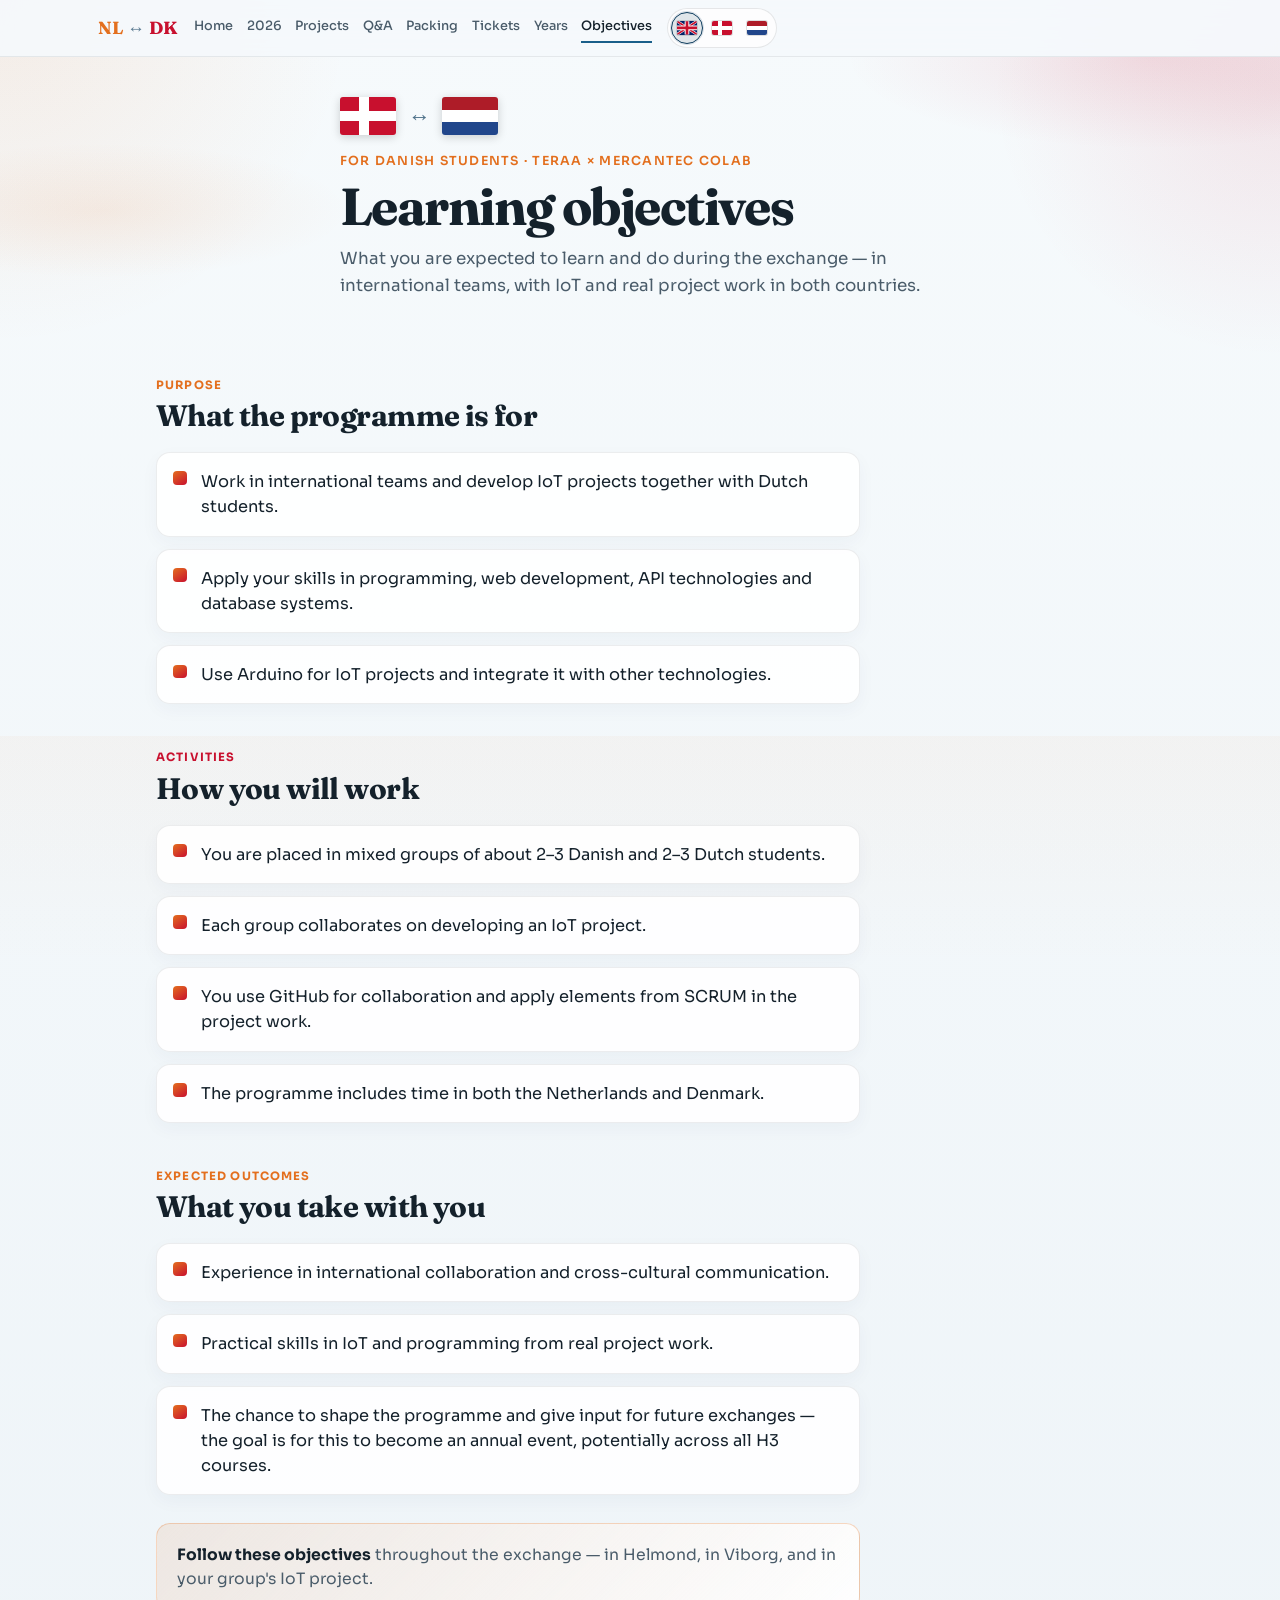
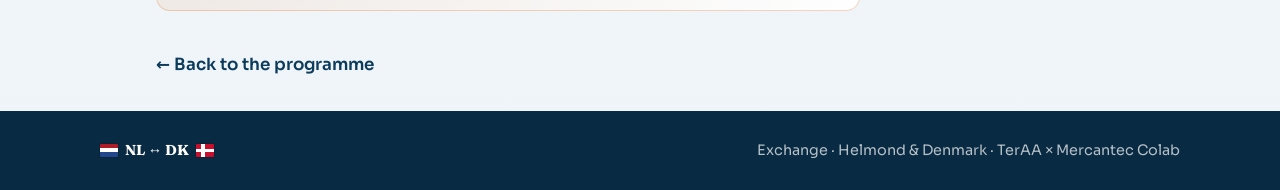
<file: learning-objectives.html>
<!DOCTYPE html>
<html lang="en">
<head>
  <meta charset="UTF-8" />
  <meta name="viewport" content="width=device-width, initial-scale=1" />
  <title>Learning objectives — NL ↔ DK Exchange</title>
  <meta name="description" content="Learning objectives for Danish students on the TerAA × Mercantec Colab exchange — English and Danish." />
  <link rel="icon" href="favicon.png" type="image/png" />
  <link rel="icon" href="favicon-32.png" type="image/png" sizes="32x32" />
  <link rel="apple-touch-icon" href="apple-touch-icon.png" />
  <link rel="manifest" href="/manifest.webmanifest" />
  <meta name="theme-color" content="#0c3b5c" />
  <link rel="preconnect" href="https://fonts.googleapis.com" />
  <link rel="preconnect" href="https://fonts.gstatic.com" crossorigin />
  <link href="https://fonts.googleapis.com/css2?family=Fraunces:opsz,wght@9..144,500;9..144,700&family=Sora:wght@400;500;600;700&display=swap" rel="stylesheet" />
  <link rel="stylesheet" href="styles.css?v=20261108c" />
</head>
<body class="page-lo">
  <a class="skip-link" href="#content" data-i18n="shared.skipLink">Skip to content</a>

  <header class="site-header">
    <div class="header-inner">
      <a class="logo" href="index.html" data-i18n-attr="aria-label:shared.logo.ariaHome" aria-label="NL DK exchange — home">
        <span class="flag-mark flag-mark-nl" aria-hidden="true"><span></span><span></span><span></span></span>
        <span class="logo-nl">NL</span>
        <span class="logo-arrow" aria-hidden="true">↔</span>
        <span class="logo-dk">DK</span>
        <span class="flag-mark flag-mark-dk" aria-hidden="true"><i></i><i></i></span>
      </a>
      <div class="lang-switch" role="group" aria-label="Language">
        <button type="button" data-set-lang="en" lang="en" title="English" aria-label="English">
          <span class="flag-mark flag-mark-gb" aria-hidden="true"><svg viewBox="0 0 60 40" xmlns="http://www.w3.org/2000/svg"><rect width="60" height="40" fill="#012169"/><path d="M0 0 L60 40 M60 0 L0 40" stroke="#fff" stroke-width="8"/><path d="M0 0 L60 40 M60 0 L0 40" stroke="#C8102E" stroke-width="5"/><path d="M30 0 V40 M0 20 H60" stroke="#fff" stroke-width="14"/><path d="M30 0 V40 M0 20 H60" stroke="#C8102E" stroke-width="8"/></svg></span>
        </button>
        <button type="button" data-set-lang="da" lang="da" title="Dansk" aria-label="Dansk">
          <span class="flag-mark flag-mark-dk" aria-hidden="true"><i></i><i></i></span>
        </button>
        <button type="button" data-set-lang="nl" lang="nl" title="Nederlands" aria-label="Nederlands">
          <span class="flag-mark flag-mark-nl" aria-hidden="true"><span></span><span></span><span></span></span>
        </button>
      </div>
      <nav class="nav" id="main-nav" data-i18n-attr="aria-label:shared.nav.ariaMain" aria-label="Main">
        <a href="index.html" data-i18n="shared.nav.home">Home</a>
        <a href="2026.html" data-i18n="shared.nav.2026">2026</a>
        <a href="projekter-2026.html" data-i18n="shared.nav.projects">Projects</a>
        <a href="qa.html" data-i18n="shared.nav.qa">Q&amp;A</a>
        <a href="pakkeliste.html" data-i18n="shared.nav.packing">Packing</a>
        <a href="billetter.html" data-i18n="shared.nav.tickets">Tickets</a>
        <a href="previous-years.html" data-i18n="shared.nav.years">Years</a>
        <a href="learning-objectives.html" class="is-active" data-i18n="shared.nav.objectives">Objectives</a>
      </nav>
      <button class="menu-toggle" type="button" aria-expanded="false" aria-controls="main-nav" data-menu-toggle>
        <span class="menu-bars" aria-hidden="true"></span>
        <span class="visually-hidden" data-i18n="shared.nav.menu">Menu</span>
      </button>
    </div>
  </header>

  <nav class="side-nav" data-i18n-attr="aria-label:shared.sideNav.onThisPage" aria-label="On this page" data-side-nav>
    <a href="#lo-purpose" class="side-nav-link" data-side-link>
      <span class="side-nav-icon" aria-hidden="true">
        <svg viewBox="0 0 24 24" fill="none" stroke="currentColor" stroke-width="2" stroke-linecap="round" stroke-linejoin="round"><circle cx="12" cy="12" r="9"/><path d="M12 8v4l3 2"/></svg>
      </span>
      <span class="side-nav-label" data-i18n="lo.sideNav.purpose">Purpose</span>
    </a>
    <a href="#lo-activities" class="side-nav-link" data-side-link>
      <span class="side-nav-icon" aria-hidden="true">
        <svg viewBox="0 0 24 24" fill="none" stroke="currentColor" stroke-width="2" stroke-linecap="round" stroke-linejoin="round"><path d="M4 19V5M4 19h16M8 15l3-3 2 2 5-5"/></svg>
      </span>
      <span class="side-nav-label" data-i18n="lo.sideNav.activities">Activities</span>
    </a>
    <a href="#lo-outcomes" class="side-nav-link" data-side-link>
      <span class="side-nav-icon" aria-hidden="true">
        <svg viewBox="0 0 24 24" fill="none" stroke="currentColor" stroke-width="2" stroke-linecap="round" stroke-linejoin="round"><path d="M12 3l8 4v6c0 5-3.5 8-8 9-4.5-1-8-4-8-9V7l8-4z"/></svg>
      </span>
      <span class="side-nav-label" data-i18n="lo.sideNav.outcomes">Outcomes</span>
    </a>
  </nav>

  <main id="content">
    <section class="lo-hero" aria-labelledby="lo-title">
      <div class="lo-hero-bg" aria-hidden="true"></div>
      <div class="section-inner lo-hero-inner">
        <div class="lo-hero-top">
          <div class="qa-hero-flags" aria-hidden="true">
            <div class="flag flag-dk flag-md"><span class="dk-cross-h"></span><span class="dk-cross-v"></span></div>
            <span class="qa-hero-swap">↔</span>
            <div class="flag flag-nl flag-md"><span></span><span></span><span></span></div>
          </div>
        </div>
        <p class="eyebrow" data-i18n="lo.hero.eyebrow">For Danish students · TerAA × Mercantec Colab</p>
        <h1 id="lo-title" data-i18n="lo.hero.title">Learning objectives</h1>
        <p class="section-lead" data-i18n="lo.hero.lead">What you are expected to learn and do during the exchange — in international teams, with IoT and real project work in both countries.</p>
      </div>
    </section>

    <section class="section lo-section" id="lo-purpose" aria-labelledby="lo-purpose-title">
      <div class="section-inner">
        <header class="lo-block-head">
          <p class="lo-kicker" data-i18n="lo.purpose.kicker">Purpose</p>
          <h2 id="lo-purpose-title" data-i18n="lo.purpose.title">What the programme is for</h2>
        </header>

        <ul class="lo-list">
          <li data-i18n="lo.purpose.item1">Work in international teams and develop IoT projects together with Dutch students.</li>
          <li data-i18n="lo.purpose.item2">Apply your skills in programming, web development, API technologies and database systems.</li>
          <li data-i18n="lo.purpose.item3">Use Arduino for IoT projects and integrate it with other technologies.</li>
        </ul>
      </div>
    </section>

    <section class="section lo-section lo-section-alt" id="lo-activities" aria-labelledby="lo-activities-title">
      <div class="section-inner">
        <header class="lo-block-head">
          <p class="lo-kicker" data-i18n="lo.activities.kicker">Activities</p>
          <h2 id="lo-activities-title" data-i18n="lo.activities.title">How you will work</h2>
        </header>

        <ul class="lo-list">
          <li data-i18n="lo.activities.item1">You are placed in mixed groups of about 2–3 Danish and 2–3 Dutch students.</li>
          <li data-i18n="lo.activities.item2">Each group collaborates on developing an IoT project.</li>
          <li data-i18n="lo.activities.item3">You use GitHub for collaboration and apply elements from SCRUM in the project work.</li>
          <li data-i18n="lo.activities.item4">The programme includes time in both the Netherlands and Denmark.</li>
        </ul>
      </div>
    </section>

    <section class="section lo-section" id="lo-outcomes" aria-labelledby="lo-outcomes-title">
      <div class="section-inner">
        <header class="lo-block-head">
          <p class="lo-kicker" data-i18n="lo.outcomes.kicker">Expected outcomes</p>
          <h2 id="lo-outcomes-title" data-i18n="lo.outcomes.title">What you take with you</h2>
        </header>

        <ul class="lo-list">
          <li data-i18n="lo.outcomes.item1">Experience in international collaboration and cross-cultural communication.</li>
          <li data-i18n="lo.outcomes.item2">Practical skills in IoT and programming from real project work.</li>
          <li data-i18n="lo.outcomes.item3">The chance to shape the programme and give input for future exchanges — the goal is for this to become an annual event, potentially across all H3 courses.</li>
        </ul>

        <aside class="lo-note" role="note">
          <p data-i18n-html="lo.note"><strong>Follow these objectives</strong> throughout the exchange — in Helmond, in Viborg, and in your group's IoT project.</p>
        </aside>

        <p class="qa-back">
          <a href="index.html" data-i18n="lo.back">← Back to the programme</a>
        </p>
      </div>
    </section>
  </main>

  <footer class="site-footer">
    <div class="footer-inner">
      <p class="footer-brand">
        <span class="flag-mark flag-mark-nl" aria-hidden="true"><span></span><span></span><span></span></span>
        NL ↔ DK
        <span class="flag-mark flag-mark-dk" aria-hidden="true"><i></i><i></i></span>
      </p>
      <p data-i18n="shared.footer.line">Exchange · Helmond &amp; Denmark · TerAA × Mercantec Colab</p>
    </div>
  </footer>

  <script src="i18n.js?v=20261119a"></script>
  <script src="/pwa.js?v=20261114b" defer></script>
  <script src="script.js?v=20261017k"></script>
</body>
</html>
</file>
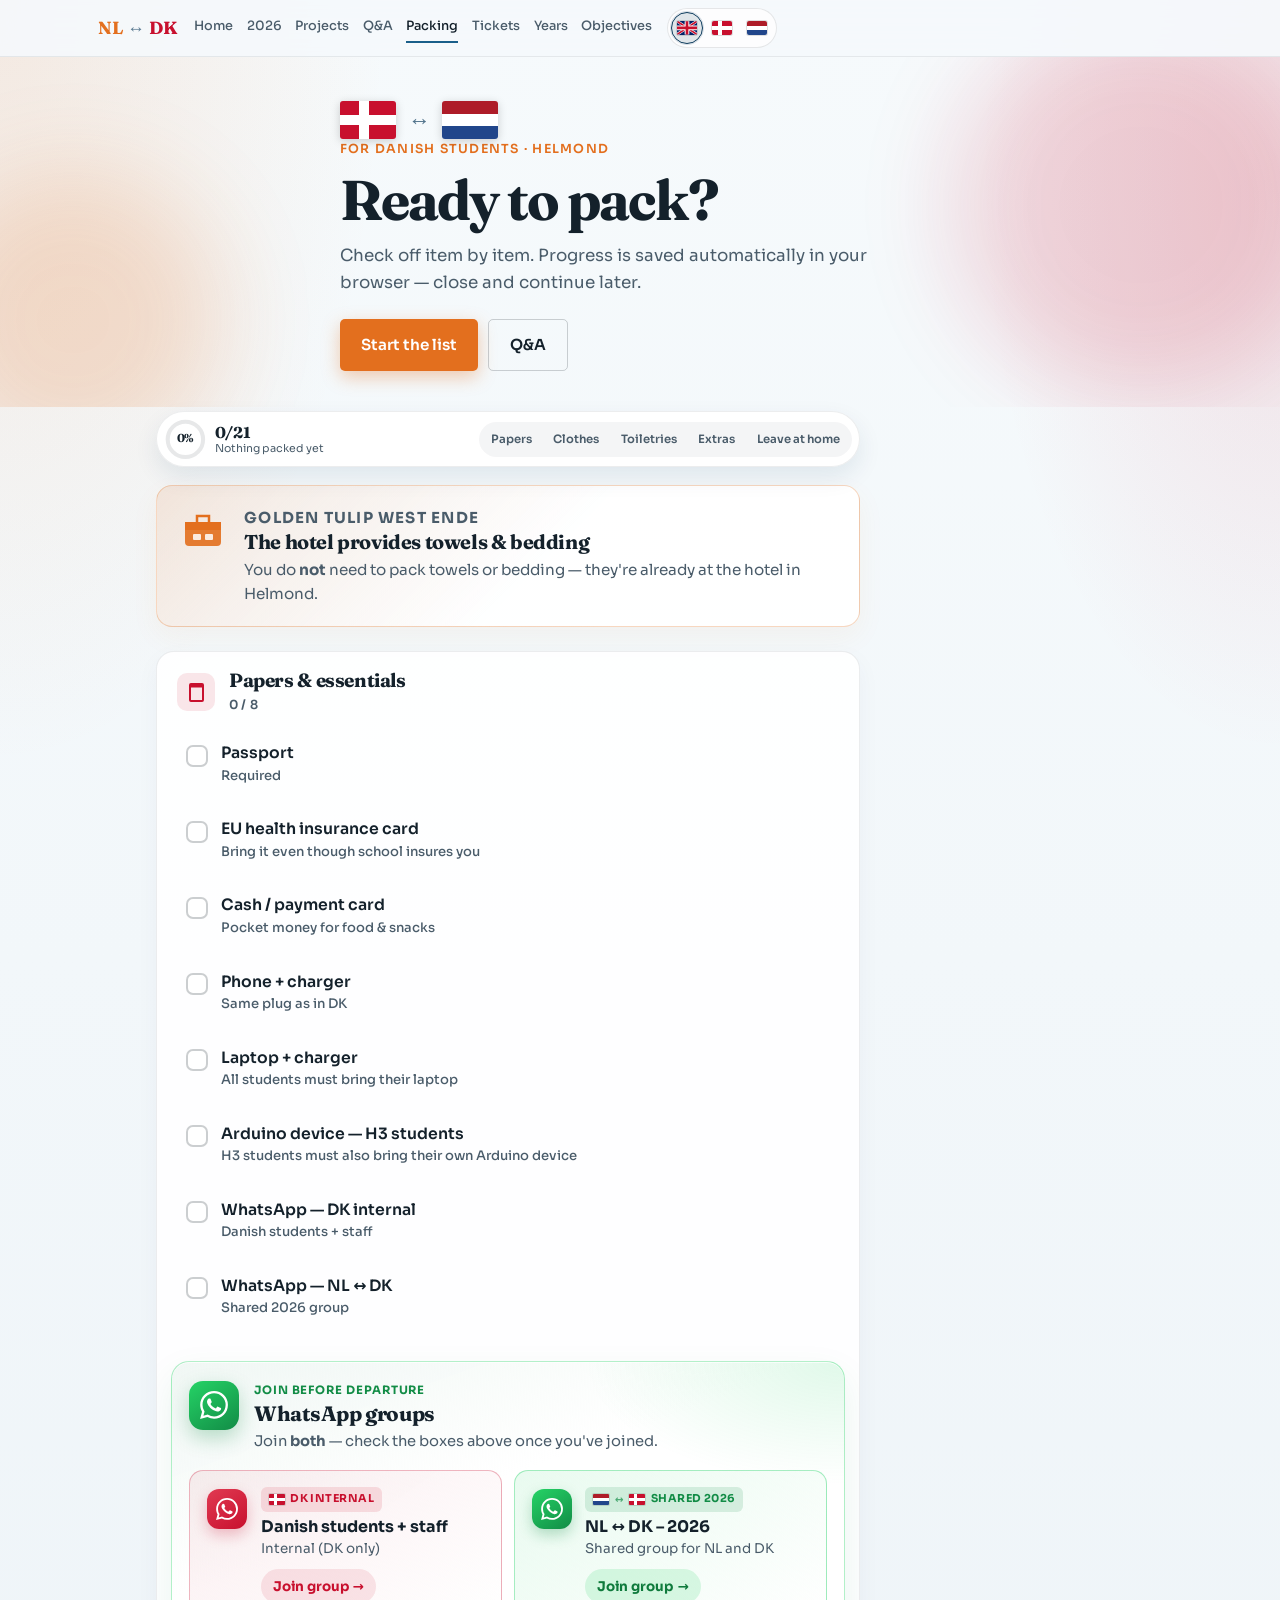
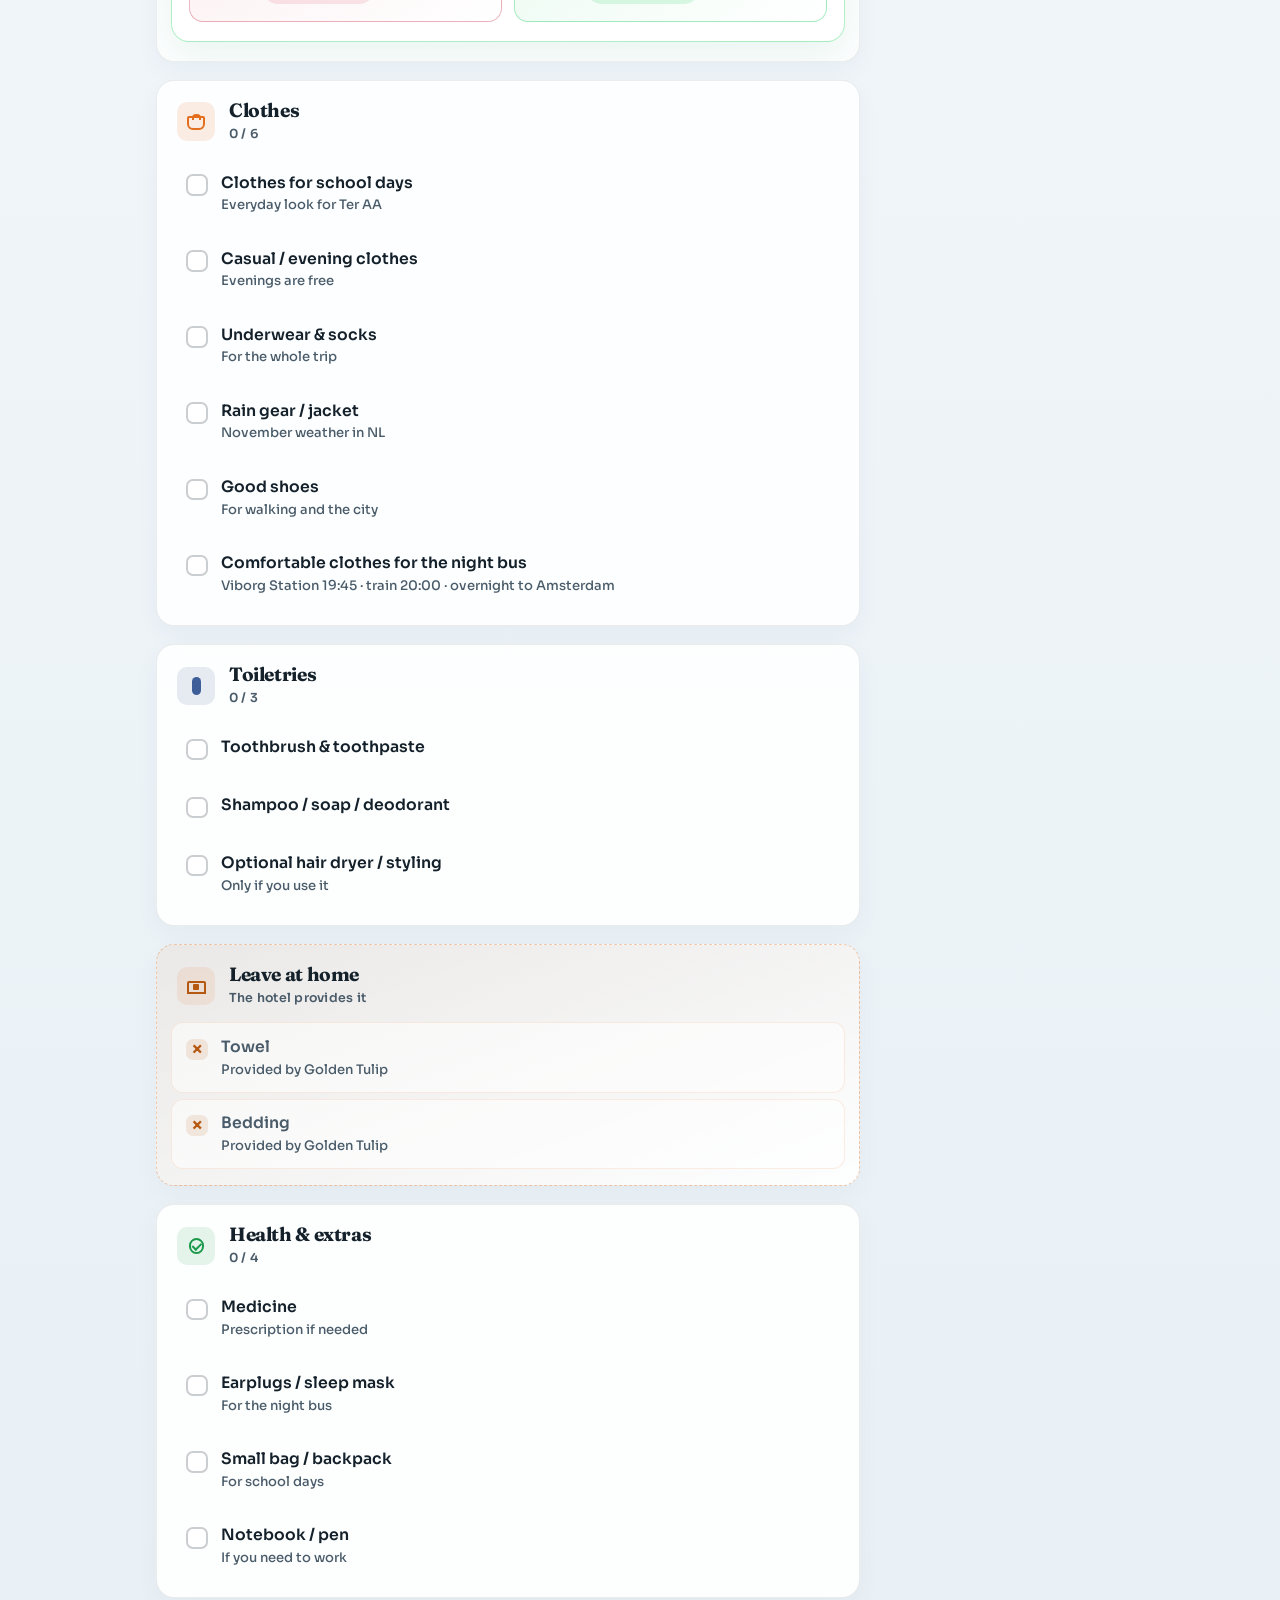
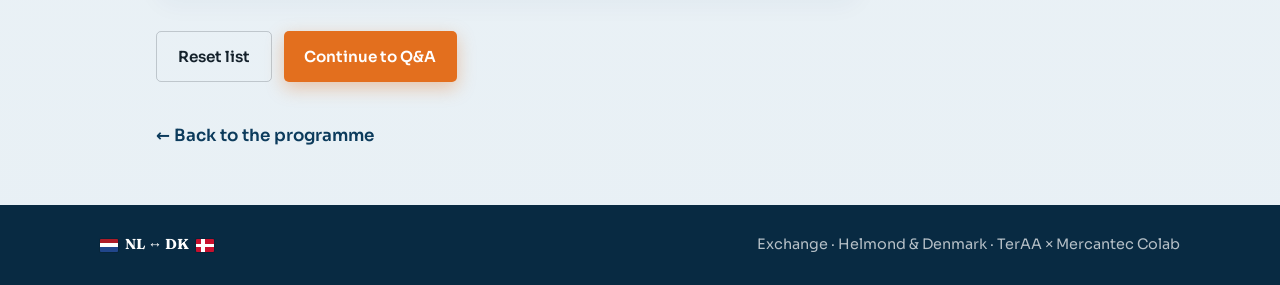
<file: pakkeliste.html>
<!DOCTYPE html>
<html lang="en">
<head>
  <meta charset="UTF-8" />
  <meta name="viewport" content="width=device-width, initial-scale=1" />
  <title>Pakkeliste — NL ↔ DK Udveksling</title>
  <meta name="description" content="Pakkeliste / checkliste til danske Mercantec-elever før Helmond-turen." />
  <link rel="icon" href="favicon.png" type="image/png" />
  <link rel="icon" href="favicon-32.png" type="image/png" sizes="32x32" />
  <link rel="apple-touch-icon" href="apple-touch-icon.png" />
  <link rel="manifest" href="/manifest.webmanifest" />
  <meta name="theme-color" content="#0c3b5c" />
  <link rel="preconnect" href="https://fonts.googleapis.com" />
  <link rel="preconnect" href="https://fonts.gstatic.com" crossorigin />
  <link href="https://fonts.googleapis.com/css2?family=Fraunces:opsz,wght@9..144,500;9..144,700&family=Sora:wght@400;500;600;700&display=swap" rel="stylesheet" />
  <link rel="stylesheet" href="styles.css?v=20261108c" />
</head>
<body class="page-pack">
  <a class="skip-link" href="#content" data-i18n="shared.skipLink">Skip to content</a>

  <header class="site-header">
    <div class="header-inner">
      <a class="logo" href="index.html" data-i18n-attr="aria-label:shared.logo.ariaHome" aria-label="NL DK exchange — home">
        <span class="flag-mark flag-mark-nl" aria-hidden="true"><span></span><span></span><span></span></span>
        <span class="logo-nl">NL</span>
        <span class="logo-arrow" aria-hidden="true">↔</span>
        <span class="logo-dk">DK</span>
        <span class="flag-mark flag-mark-dk" aria-hidden="true"><i></i><i></i></span>
      </a>
      <div class="lang-switch" role="group" aria-label="Language">
        <button type="button" data-set-lang="en" lang="en" title="English" aria-label="English">
          <span class="flag-mark flag-mark-gb" aria-hidden="true"><svg viewBox="0 0 60 40" xmlns="http://www.w3.org/2000/svg"><rect width="60" height="40" fill="#012169"/><path d="M0 0 L60 40 M60 0 L0 40" stroke="#fff" stroke-width="8"/><path d="M0 0 L60 40 M60 0 L0 40" stroke="#C8102E" stroke-width="5"/><path d="M30 0 V40 M0 20 H60" stroke="#fff" stroke-width="14"/><path d="M30 0 V40 M0 20 H60" stroke="#C8102E" stroke-width="8"/></svg></span>
        </button>
        <button type="button" data-set-lang="da" lang="da" title="Dansk" aria-label="Dansk">
          <span class="flag-mark flag-mark-dk" aria-hidden="true"><i></i><i></i></span>
        </button>
        <button type="button" data-set-lang="nl" lang="nl" title="Nederlands" aria-label="Nederlands">
          <span class="flag-mark flag-mark-nl" aria-hidden="true"><span></span><span></span><span></span></span>
        </button>
      </div>
      <nav class="nav" id="main-nav" data-i18n-attr="aria-label:shared.nav.ariaMain" aria-label="Main">
        <a href="index.html" data-i18n="shared.nav.home">Home</a>
        <a href="2026.html" data-i18n="shared.nav.2026">2026</a>
        <a href="projekter-2026.html" data-i18n="shared.nav.projects">Projects</a>
        <a href="qa.html" data-i18n="shared.nav.qa">Q&amp;A</a>
        <a href="pakkeliste.html" class="is-active" data-i18n="shared.nav.packing">Packing</a>
        <a href="billetter.html" data-i18n="shared.nav.tickets">Tickets</a>
        <a href="previous-years.html" data-i18n="shared.nav.years">Years</a>
        <a href="learning-objectives.html" data-i18n="shared.nav.objectives">Objectives</a>
      </nav>
      <button class="menu-toggle" type="button" aria-expanded="false" aria-controls="main-nav" data-menu-toggle>
        <span class="menu-bars" aria-hidden="true"></span>
        <span class="visually-hidden" data-i18n="shared.nav.menu">Menu</span>
      </button>
    </div>
  </header>

  <nav class="side-nav" data-i18n-attr="aria-label:shared.sideNav.onThisPage" aria-label="On this page" data-side-nav>
    <a href="#cat-papirer" class="side-nav-link" data-side-link>
      <span class="side-nav-icon" aria-hidden="true">
        <svg viewBox="0 0 24 24" fill="none" stroke="currentColor" stroke-width="2" stroke-linecap="round" stroke-linejoin="round"><path d="M14 2H6a2 2 0 00-2 2v16a2 2 0 002 2h12a2 2 0 002-2V8z"/><path d="M14 2v6h6M8 13h8M8 17h5"/></svg>
      </span>
      <span class="side-nav-label" data-i18n="pack.sideNav.papirer">Papers</span>
    </a>
    <a href="#cat-toej" class="side-nav-link" data-side-link>
      <span class="side-nav-icon" aria-hidden="true">
        <svg viewBox="0 0 24 24" fill="none" stroke="currentColor" stroke-width="2" stroke-linecap="round" stroke-linejoin="round"><path d="M20.4 7.2L16 4H8L3.6 7.2 6 10v10h12V10l2.4-2.8z"/><path d="M12 4v6"/></svg>
      </span>
      <span class="side-nav-label" data-i18n="pack.sideNav.toej">Clothes</span>
    </a>
    <a href="#cat-toilet" class="side-nav-link" data-side-link>
      <span class="side-nav-icon" aria-hidden="true">
        <svg viewBox="0 0 24 24" fill="none" stroke="currentColor" stroke-width="2" stroke-linecap="round" stroke-linejoin="round"><path d="M7 3h10v6a5 5 0 01-10 0V3z"/><path d="M12 14v7M9 21h6"/></svg>
      </span>
      <span class="side-nav-label" data-i18n="pack.sideNav.toilet">Toiletries</span>
    </a>
    <a href="#cat-ekstra" class="side-nav-link" data-side-link>
      <span class="side-nav-icon" aria-hidden="true">
        <svg viewBox="0 0 24 24" fill="none" stroke="currentColor" stroke-width="2" stroke-linecap="round" stroke-linejoin="round"><circle cx="12" cy="12" r="9"/><path d="M12 8v8M8 12h8"/></svg>
      </span>
      <span class="side-nav-label" data-i18n="pack.sideNav.ekstra">Extras</span>
    </a>
  </nav>

  <main id="content">
    <section class="pack-hero" aria-labelledby="pack-title">
      <div class="pack-hero-bg" aria-hidden="true">
        <div class="pack-blob pack-blob-a"></div>
        <div class="pack-blob pack-blob-b"></div>
      </div>
      <div class="section-inner pack-hero-grid">
        <div class="pack-hero-copy">
          <div class="qa-hero-flags" aria-hidden="true">
            <div class="flag flag-dk flag-md"><span class="dk-cross-h"></span><span class="dk-cross-v"></span></div>
            <span class="qa-hero-swap">↔</span>
            <div class="flag flag-nl flag-md"><span></span><span></span><span></span></div>
          </div>
          <p class="eyebrow" data-i18n="pack.hero.eyebrow">For Danish students · Helmond</p>
          <h1 id="pack-title" data-i18n="pack.hero.title">Ready to pack?</h1>
          <p class="section-lead" data-i18n="pack.hero.lead">Check off item by item. Progress is saved automatically in your browser — close and continue later.</p>
          <div class="pack-hero-actions">
            <a class="btn btn-primary" href="#pack-list" data-i18n="pack.hero.start">Start the list</a>
            <a class="btn btn-ghost-dark" href="qa.html">Q&amp;A</a>
          </div>
        </div>
      </div>
    </section>

    <section class="section pack-section" id="pack-list">
      <div class="section-inner">
        <div class="pack-sticky-bar" aria-live="polite">
          <div class="pack-bar-status">
            <div class="pack-ring" data-pack-ring style="--pct: 0">
              <svg viewBox="0 0 120 120" aria-hidden="true">
                <defs>
                  <linearGradient id="pack-ring-grad" x1="0%" y1="0%" x2="100%" y2="100%">
                    <stop offset="0%" stop-color="#e36f1e" />
                    <stop offset="100%" stop-color="#c8102e" />
                  </linearGradient>
                </defs>
                <circle class="pack-ring-track" cx="60" cy="60" r="52" />
                <circle class="pack-ring-value" cx="60" cy="60" r="52" data-pack-ring-circle />
              </svg>
              <div class="pack-ring-label">
                <strong data-pack-pct>0%</strong>
              </div>
            </div>
            <div class="pack-status-meta">
              <p class="pack-status-count"><span data-pack-done>0</span>/<span data-pack-total>0</span></p>
              <p class="pack-status-hint" data-pack-hint data-i18n="script.pack.hint.0">Nothing packed yet</p>
            </div>
            <div class="pack-progress-bar visually-hidden" role="progressbar" aria-valuemin="0" aria-valuemax="100" aria-valuenow="0" data-pack-bar>
              <span data-pack-fill></span>
            </div>
          </div>
          <nav class="pack-jump" data-i18n-attr="aria-label:pack.jump.aria" aria-label="Jump to category">
            <a href="#cat-papirer" data-i18n="pack.sideNav.papirer">Papers</a>
            <a href="#cat-toej" data-i18n="pack.sideNav.toej">Clothes</a>
            <a href="#cat-toilet" data-i18n="pack.sideNav.toilet">Toiletries</a>
            <a href="#cat-ekstra" data-i18n="pack.sideNav.ekstra">Extras</a>
            <a href="#cat-skip" data-i18n="pack.jump.skip">Leave at home</a>
          </nav>
        </div>

        <aside class="pack-note" role="note">
          <div class="pack-note-icon" aria-hidden="true">
            <svg viewBox="0 0 48 48" width="48" height="48">
              <rect x="6" y="16" width="36" height="24" rx="4" fill="currentColor" opacity="0.9"/>
              <rect x="6" y="16" width="36" height="8" fill="currentColor"/>
              <rect x="14" y="28" width="8" height="6" rx="1" fill="#fff" opacity="0.85"/>
              <rect x="26" y="28" width="8" height="6" rx="1" fill="#fff" opacity="0.85"/>
              <path d="M18 16V10h12v6" fill="none" stroke="currentColor" stroke-width="2.5"/>
            </svg>
          </div>
          <div>
            <p class="pack-note-kicker" data-i18n="pack.note.kicker">Golden Tulip West Ende</p>
            <h2 data-i18n="pack.note.title">The hotel provides towels &amp; bedding</h2>
            <p data-i18n-html="pack.note.body">You do <strong>not</strong> need to pack towels or bedding — they're already at the hotel in Helmond.</p>
          </div>
        </aside>

        <div class="pack-done-banner" data-pack-done-banner hidden>
          <strong data-i18n="pack.banner.title">You're all set!</strong>
          <span data-i18n="pack.banner.body">Every item is checked — have a great trip to Helmond.</span>
        </div>

        <form class="pack-form" data-pack-form>
          <fieldset class="pack-group" id="cat-papirer" data-pack-group>
            <legend>
              <span class="pack-group-icon pack-ico-docs" aria-hidden="true"></span>
              <span class="pack-group-text">
                <span class="pack-group-title" data-i18n="pack.group.papirer.title">Papers & essentials</span>
                <span class="pack-group-count" data-group-count></span>
              </span>
            </legend>
            <div class="pack-items">
              <label class="pack-item"><input type="checkbox" name="pack" value="pas" /><span class="pack-check" aria-hidden="true"></span><span class="pack-label"><strong data-i18n="pack.item.pas.label">Passport</strong><small data-i18n="pack.item.pas.hint">Required</small></span></label>
              <label class="pack-item"><input type="checkbox" name="pack" value="eu-sygesikring" /><span class="pack-check" aria-hidden="true"></span><span class="pack-label"><strong data-i18n="pack.item.eu.label">EU health insurance card</strong><small data-i18n="pack.item.eu.hint">Bring it even though school insures you</small></span></label>
              <label class="pack-item"><input type="checkbox" name="pack" value="penge-kort" /><span class="pack-check" aria-hidden="true"></span><span class="pack-label"><strong data-i18n="pack.item.money.label">Cash / payment card</strong><small data-i18n="pack.item.money.hint">Pocket money for food & snacks</small></span></label>
              <label class="pack-item"><input type="checkbox" name="pack" value="telefon" /><span class="pack-check" aria-hidden="true"></span><span class="pack-label"><strong data-i18n="pack.item.phone.label">Phone + charger</strong><small data-i18n="pack.item.phone.hint">Same plug as in DK</small></span></label>
              <label class="pack-item"><input type="checkbox" name="pack" value="laptop" /><span class="pack-check" aria-hidden="true"></span><span class="pack-label"><strong data-i18n="pack.item.laptop.label">Laptop + charger</strong><small data-i18n="pack.item.laptop.hint">All students must bring their laptop</small></span></label>
              <label class="pack-item"><input type="checkbox" name="pack" value="arduino-h3" /><span class="pack-check" aria-hidden="true"></span><span class="pack-label"><strong data-i18n="pack.item.arduino.label">Arduino device — H3 students</strong><small data-i18n="pack.item.arduino.hint">H3 students must also bring their own Arduino device</small></span></label>
              <label class="pack-item"><input type="checkbox" name="pack" value="whatsapp-dk" /><span class="pack-check" aria-hidden="true"></span><span class="pack-label"><strong data-i18n="pack.item.waDk.label">WhatsApp — DK internal</strong><small data-i18n="pack.item.waDk.hint">Danish students + staff</small></span></label>
              <label class="pack-item"><input type="checkbox" name="pack" value="whatsapp-all" /><span class="pack-check" aria-hidden="true"></span><span class="pack-label"><strong data-i18n="pack.item.waAll.label">WhatsApp — NL ↔️ DK</strong><small data-i18n="pack.item.waAll.hint">Shared 2026 group</small></span></label>
            </div>
            <div class="wa-panel pack-wa">
              <div class="wa-panel-head">
                <span class="wa-panel-icon" aria-hidden="true">
                  <svg viewBox="0 0 24 24" width="28" height="28" fill="currentColor"><path d="M17.472 14.382c-.297-.149-1.758-.867-2.03-.967-.273-.099-.471-.148-.67.15-.197.297-.767.966-.94 1.164-.173.199-.347.223-.644.075-.297-.15-1.255-.463-2.39-1.475-.883-.788-1.48-1.761-1.653-2.059-.173-.297-.018-.458.13-.606.134-.133.298-.347.446-.52.149-.174.198-.298.298-.497.099-.198.05-.371-.025-.52-.075-.149-.669-1.612-.916-2.207-.242-.579-.487-.5-.669-.51-.173-.008-.371-.01-.57-.01-.198 0-.52.074-.792.372-.272.297-1.04 1.016-1.04 2.479 0 1.462 1.065 2.875 1.213 3.074.149.198 2.096 3.2 5.077 4.487.709.306 1.262.489 1.694.625.712.227 1.36.195 1.871.118.571-.085 1.758-.719 2.006-1.413.248-.694.248-1.289.173-1.413-.074-.124-.272-.198-.57-.347m-5.421 7.403h-.004a9.87 9.87 0 01-5.031-1.378l-.361-.214-3.741.982.998-3.648-.235-.374a9.86 9.86 0 01-1.51-5.26c.001-5.45 4.436-9.884 9.888-9.884 2.64 0 5.122 1.03 6.988 2.898a9.825 9.825 0 012.893 6.994c-.003 5.45-4.435 9.884-9.885 9.884m8.413-18.297A11.815 11.815 0 0012.05 0C5.495 0 .16 5.335.157 11.892c0 2.096.547 4.142 1.588 5.945L.057 24l6.305-1.654a11.882 11.882 0 005.683 1.448h.005c6.554 0 11.89-5.335 11.893-11.893a11.821 11.821 0 00-3.48-8.413z"/></svg>
                </span>
                <div>
                  <p class="wa-panel-kicker" data-i18n="shared.wa.kicker">Join before departure</p>
                  <h3 class="wa-panel-title" data-i18n="shared.wa.title">WhatsApp groups</h3>
                  <p class="wa-panel-lead" data-i18n-html="pack.wa.leadCheck">Join <strong>both</strong> — check the boxes above once you've joined.</p>
                </div>
              </div>
              <div class="wa-groups">
                <a class="wa-card wa-dk" href="https://chat.whatsapp.com/GAnPFL2f2xc3s7g0xnEQ4P" target="_blank" rel="noopener noreferrer">
                  <span class="wa-icon" aria-hidden="true">
                    <svg viewBox="0 0 24 24" width="22" height="22" fill="currentColor"><path d="M17.472 14.382c-.297-.149-1.758-.867-2.03-.967-.273-.099-.471-.148-.67.15-.197.297-.767.966-.94 1.164-.173.199-.347.223-.644.075-.297-.15-1.255-.463-2.39-1.475-.883-.788-1.48-1.761-1.653-2.059-.173-.297-.018-.458.13-.606.134-.133.298-.347.446-.52.149-.174.198-.298.298-.497.099-.198.05-.371-.025-.52-.075-.149-.669-1.612-.916-2.207-.242-.579-.487-.5-.669-.51-.173-.008-.371-.01-.57-.01-.198 0-.52.074-.792.372-.272.297-1.04 1.016-1.04 2.479 0 1.462 1.065 2.875 1.213 3.074.149.198 2.096 3.2 5.077 4.487.709.306 1.262.489 1.694.625.712.227 1.36.195 1.871.118.571-.085 1.758-.719 2.006-1.413.248-.694.248-1.289.173-1.413-.074-.124-.272-.198-.57-.347m-5.421 7.403h-.004a9.87 9.87 0 01-5.031-1.378l-.361-.214-3.741.982.998-3.648-.235-.374a9.86 9.86 0 01-1.51-5.26c.001-5.45 4.436-9.884 9.888-9.884 2.64 0 5.122 1.03 6.988 2.898a9.825 9.825 0 012.893 6.994c-.003 5.45-4.435 9.884-9.885 9.884m8.413-18.297A11.815 11.815 0 0012.05 0C5.495 0 .16 5.335.157 11.892c0 2.096.547 4.142 1.588 5.945L.057 24l6.305-1.654a11.882 11.882 0 005.683 1.448h.005c6.554 0 11.89-5.335 11.893-11.893a11.821 11.821 0 00-3.48-8.413z"/></svg>
                  </span>
                  <span class="wa-body">
                    <span class="wa-badge">
                      <span class="flag-mark flag-mark-dk" aria-hidden="true"><i></i><i></i></span>
                      <span data-i18n="shared.wa.badge.dkInternal">DK internal</span>
                    </span>
                    <strong data-i18n="shared.wa.card.dkTitle">Danish students + staff</strong>
                    <span class="wa-desc" data-i18n="shared.wa.card.dkDesc">Internal (DK only)</span>
                  </span>
                  <span class="wa-join"><span data-i18n="shared.wa.join.joinGroup">Join group</span> <span aria-hidden="true">→</span></span>
                </a>
                <a class="wa-card wa-all" href="https://chat.whatsapp.com/BrpeAFXah7117wUYEoHNgH" target="_blank" rel="noopener noreferrer">
                  <span class="wa-icon" aria-hidden="true">
                    <svg viewBox="0 0 24 24" width="22" height="22" fill="currentColor"><path d="M17.472 14.382c-.297-.149-1.758-.867-2.03-.967-.273-.099-.471-.148-.67.15-.197.297-.767.966-.94 1.164-.173.199-.347.223-.644.075-.297-.15-1.255-.463-2.39-1.475-.883-.788-1.48-1.761-1.653-2.059-.173-.297-.018-.458.13-.606.134-.133.298-.347.446-.52.149-.174.198-.298.298-.497.099-.198.05-.371-.025-.52-.075-.149-.669-1.612-.916-2.207-.242-.579-.487-.5-.669-.51-.173-.008-.371-.01-.57-.01-.198 0-.52.074-.792.372-.272.297-1.04 1.016-1.04 2.479 0 1.462 1.065 2.875 1.213 3.074.149.198 2.096 3.2 5.077 4.487.709.306 1.262.489 1.694.625.712.227 1.36.195 1.871.118.571-.085 1.758-.719 2.006-1.413.248-.694.248-1.289.173-1.413-.074-.124-.272-.198-.57-.347m-5.421 7.403h-.004a9.87 9.87 0 01-5.031-1.378l-.361-.214-3.741.982.998-3.648-.235-.374a9.86 9.86 0 01-1.51-5.26c.001-5.45 4.436-9.884 9.888-9.884 2.64 0 5.122 1.03 6.988 2.898a9.825 9.825 0 012.893 6.994c-.003 5.45-4.435 9.884-9.885 9.884m8.413-18.297A11.815 11.815 0 0012.05 0C5.495 0 .16 5.335.157 11.892c0 2.096.547 4.142 1.588 5.945L.057 24l6.305-1.654a11.882 11.882 0 005.683 1.448h.005c6.554 0 11.89-5.335 11.893-11.893a11.821 11.821 0 00-3.48-8.413z"/></svg>
                  </span>
                  <span class="wa-body">
                    <span class="wa-badge">
                      <span class="flag-mark flag-mark-nl" aria-hidden="true"><span></span><span></span><span></span></span>
                      <span class="wa-badge-swap" aria-hidden="true">↔</span>
                      <span class="flag-mark flag-mark-dk" aria-hidden="true"><i></i><i></i></span>
                      <span data-i18n="shared.wa.badge.shared2026">Shared 2026</span>
                    </span>
                    <strong data-i18n="shared.wa.card.allTitle">NL ↔️ DK – 2026</strong>
                    <span class="wa-desc" data-i18n="shared.wa.card.allDesc">Shared group for NL and DK</span>
                  </span>
                  <span class="wa-join"><span data-i18n="shared.wa.join.joinGroup">Join group</span> <span aria-hidden="true">→</span></span>
                </a>
              </div>
            </div>
          </fieldset>

          <fieldset class="pack-group" id="cat-toej" data-pack-group>
            <legend>
              <span class="pack-group-icon pack-ico-clothes" aria-hidden="true"></span>
              <span class="pack-group-text">
                <span class="pack-group-title" data-i18n="pack.group.toej.title">Clothes</span>
                <span class="pack-group-count" data-group-count></span>
              </span>
            </legend>
            <div class="pack-items">
              <label class="pack-item"><input type="checkbox" name="pack" value="skoletoej" /><span class="pack-check" aria-hidden="true"></span><span class="pack-label"><strong data-i18n="pack.item.skoletoej.label">Clothes for school days</strong><small data-i18n="pack.item.skoletoej.hint">Everyday look for Ter AA</small></span></label>
              <label class="pack-item"><input type="checkbox" name="pack" value="fritid" /><span class="pack-check" aria-hidden="true"></span><span class="pack-label"><strong data-i18n="pack.item.fritid.label">Casual / evening clothes</strong><small data-i18n="pack.item.fritid.hint">Evenings are free</small></span></label>
              <label class="pack-item"><input type="checkbox" name="pack" value="undertoej" /><span class="pack-check" aria-hidden="true"></span><span class="pack-label"><strong data-i18n="pack.item.undertoej.label">Underwear & socks</strong><small data-i18n="pack.item.undertoej.hint">For the whole trip</small></span></label>
              <label class="pack-item"><input type="checkbox" name="pack" value="regntoej" /><span class="pack-check" aria-hidden="true"></span><span class="pack-label"><strong data-i18n="pack.item.regn.label">Rain gear / jacket</strong><small data-i18n="pack.item.regn.hint">November weather in NL</small></span></label>
              <label class="pack-item"><input type="checkbox" name="pack" value="sko" /><span class="pack-check" aria-hidden="true"></span><span class="pack-label"><strong data-i18n="pack.item.sko.label">Good shoes</strong><small data-i18n="pack.item.sko.hint">For walking and the city</small></span></label>
              <label class="pack-item"><input type="checkbox" name="pack" value="nattur" /><span class="pack-check" aria-hidden="true"></span><span class="pack-label"><strong data-i18n="pack.item.nattur.label">Comfortable clothes for the night bus</strong><small data-i18n="pack.item.nattur.hint">Viborg Station 19:45 · train 20:00 · overnight to Amsterdam</small></span></label>
            </div>
          </fieldset>

          <fieldset class="pack-group" id="cat-toilet" data-pack-group>
            <legend>
              <span class="pack-group-icon pack-ico-toilet" aria-hidden="true"></span>
              <span class="pack-group-text">
                <span class="pack-group-title" data-i18n="pack.group.toilet.title">Toiletries</span>
                <span class="pack-group-count" data-group-count></span>
              </span>
            </legend>
            <div class="pack-items">
              <label class="pack-item"><input type="checkbox" name="pack" value="tandboerste" /><span class="pack-check" aria-hidden="true"></span><span class="pack-label"><strong data-i18n="pack.item.tand.label">Toothbrush & toothpaste</strong></span></label>
              <label class="pack-item"><input type="checkbox" name="pack" value="shampoo" /><span class="pack-check" aria-hidden="true"></span><span class="pack-label"><strong data-i18n="pack.item.shampoo.label">Shampoo / soap / deodorant</strong></span></label>
              <label class="pack-item"><input type="checkbox" name="pack" value="haarfön" /><span class="pack-check" aria-hidden="true"></span><span class="pack-label"><strong data-i18n="pack.item.haar.label">Optional hair dryer / styling</strong><small data-i18n="pack.item.haar.hint">Only if you use it</small></span></label>
            </div>
          </fieldset>

          <fieldset class="pack-group pack-group-skip" id="cat-skip">
            <legend>
              <span class="pack-group-icon pack-ico-hotel" aria-hidden="true"></span>
              <span class="pack-group-text">
                <span class="pack-group-title" data-i18n="pack.group.skip.title">Leave at home</span>
                <span class="pack-group-count" data-i18n="pack.group.skip.subtitle">The hotel provides it</span>
              </span>
            </legend>
            <div class="pack-items">
              <div class="pack-item pack-item-skip">
                <span class="pack-skip-x" aria-hidden="true">×</span>
                <span class="pack-label"><strong data-i18n="pack.skip.handklæde.label">Towel</strong><small data-i18n="pack.skip.handklæde.hint">Provided by Golden Tulip</small></span>
              </div>
              <div class="pack-item pack-item-skip">
                <span class="pack-skip-x" aria-hidden="true">×</span>
                <span class="pack-label"><strong data-i18n="pack.skip.seng.label">Bedding</strong><small data-i18n="pack.skip.seng.hint">Provided by Golden Tulip</small></span>
              </div>
            </div>
          </fieldset>

          <fieldset class="pack-group" id="cat-ekstra" data-pack-group>
            <legend>
              <span class="pack-group-icon pack-ico-extra" aria-hidden="true"></span>
              <span class="pack-group-text">
                <span class="pack-group-title" data-i18n="pack.group.ekstra.title">Health & extras</span>
                <span class="pack-group-count" data-group-count></span>
              </span>
            </legend>
            <div class="pack-items">
              <label class="pack-item"><input type="checkbox" name="pack" value="medicin" /><span class="pack-check" aria-hidden="true"></span><span class="pack-label"><strong data-i18n="pack.item.medicin.label">Medicine</strong><small data-i18n="pack.item.medicin.hint">Prescription if needed</small></span></label>
              <label class="pack-item"><input type="checkbox" name="pack" value="ørepropper" /><span class="pack-check" aria-hidden="true"></span><span class="pack-label"><strong data-i18n="pack.item.ore.label">Earplugs / sleep mask</strong><small data-i18n="pack.item.ore.hint">For the night bus</small></span></label>
              <label class="pack-item"><input type="checkbox" name="pack" value="rygsaek" /><span class="pack-check" aria-hidden="true"></span><span class="pack-label"><strong data-i18n="pack.item.rygsaek.label">Small bag / backpack</strong><small data-i18n="pack.item.rygsaek.hint">For school days</small></span></label>
              <label class="pack-item"><input type="checkbox" name="pack" value="notes" /><span class="pack-check" aria-hidden="true"></span><span class="pack-label"><strong data-i18n="pack.item.notes.label">Notebook / pen</strong><small data-i18n="pack.item.notes.hint">If you need to work</small></span></label>
            </div>
          </fieldset>

          <div class="pack-actions">
            <button type="button" class="btn btn-ghost-dark" data-pack-reset data-i18n="pack.reset">Reset list</button>
            <a class="btn btn-primary" href="qa.html" data-i18n="pack.nextQa">Continue to Q&A</a>
          </div>
        </form>

        <p class="qa-back">
          <a href="index.html" data-i18n="shared.back.programme">← Back to the programme</a>
        </p>
      </div>
    </section>
  </main>

  <footer class="site-footer">
    <div class="footer-inner">
      <p class="footer-brand">
        <span class="flag-mark flag-mark-nl" aria-hidden="true"><span></span><span></span><span></span></span>
        NL ↔ DK
        <span class="flag-mark flag-mark-dk" aria-hidden="true"><i></i><i></i></span>
      </p>
      <p data-i18n="shared.footer.line">Exchange · Helmond &amp; Denmark · TerAA × Mercantec Colab</p>
    </div>
  </footer>

  <script src="i18n.js?v=20261119a"></script>
  <script src="/pwa.js?v=20261114b" defer></script>
  <script src="script.js?v=20261017k"></script>
</body>
</html>
</file>
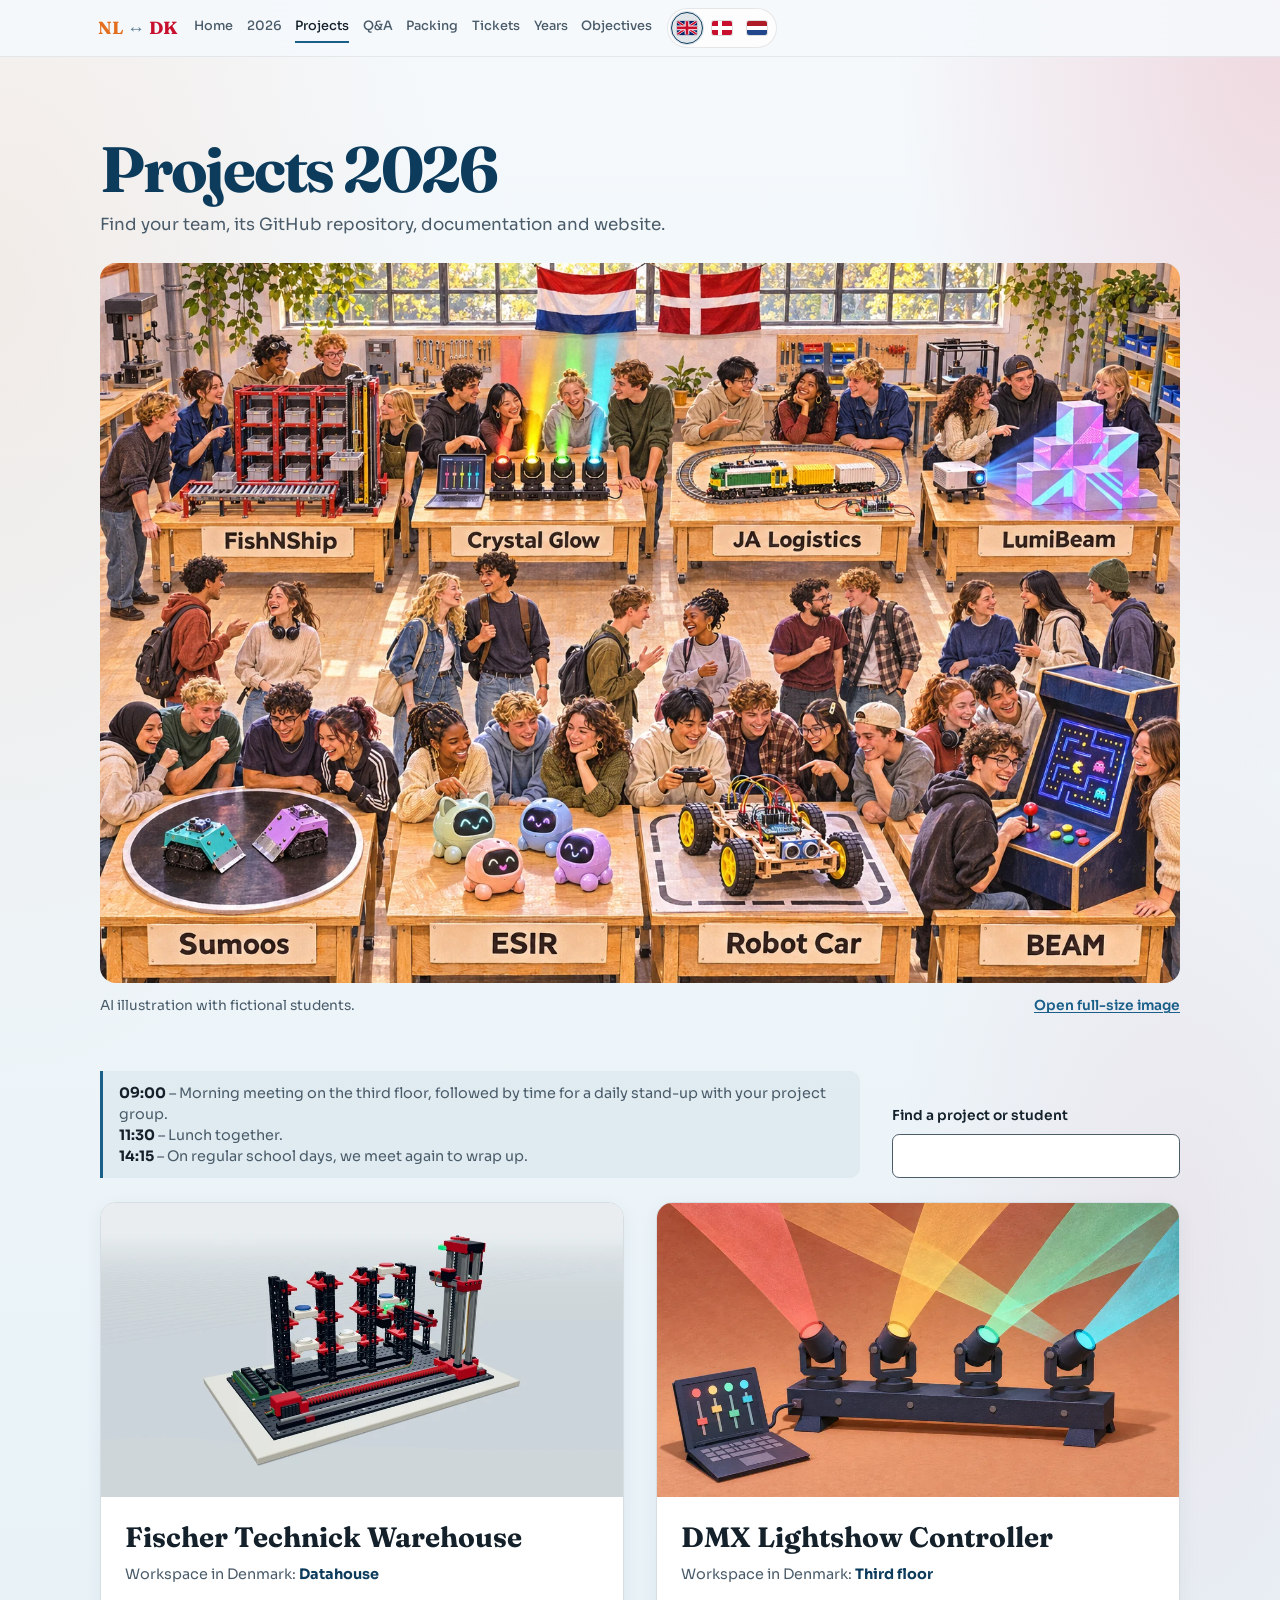
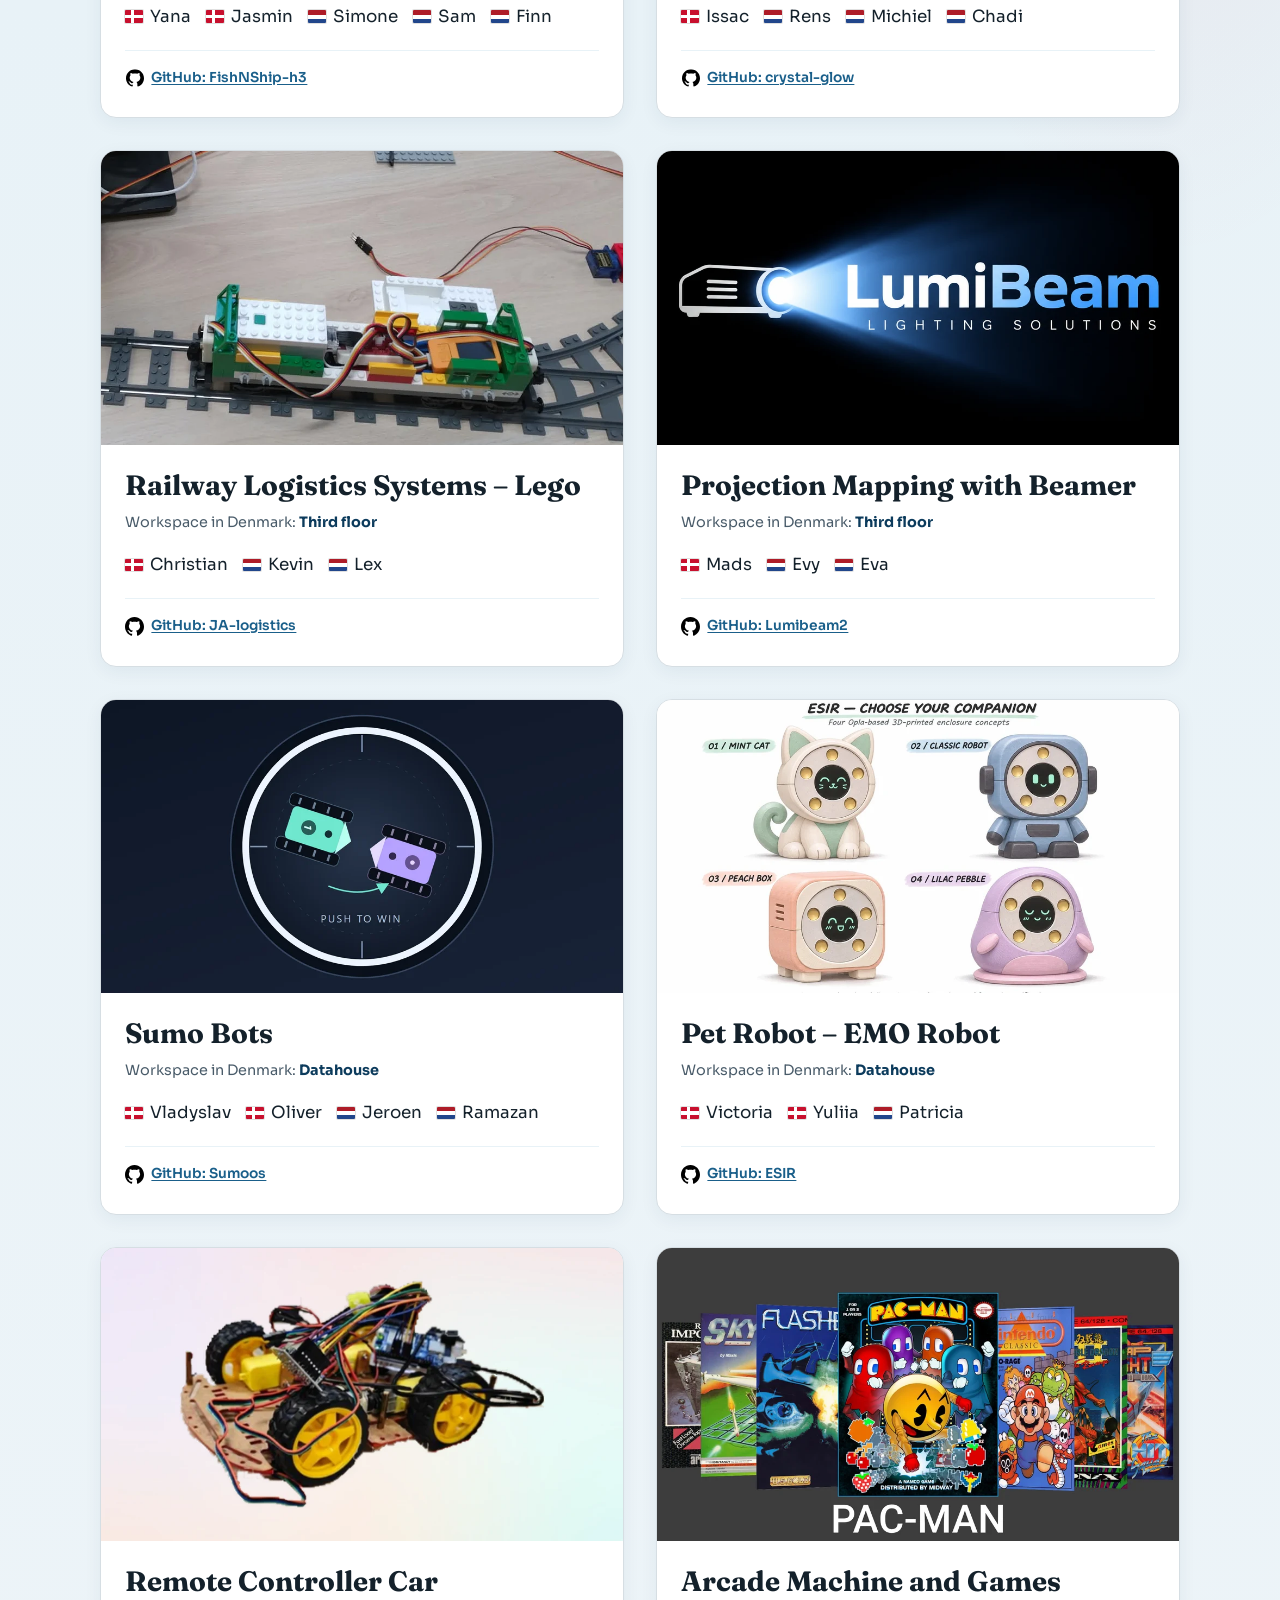
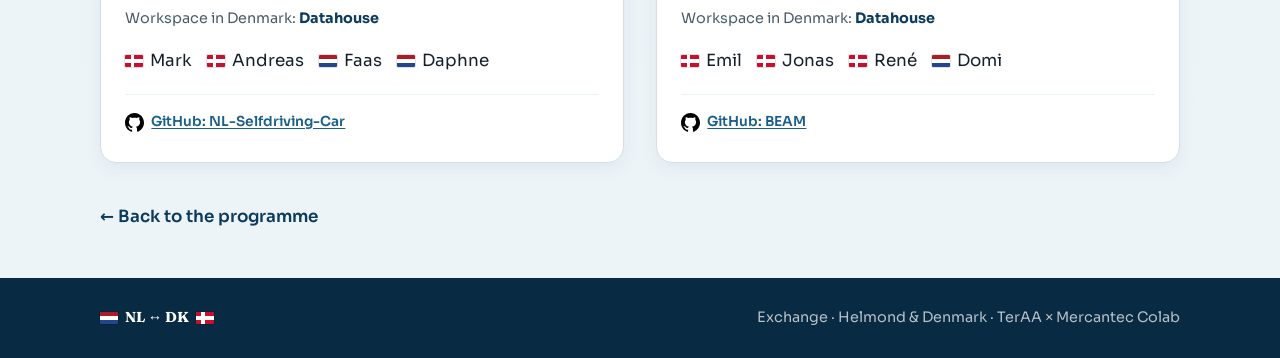
<file: projekter-2026.html>
<!DOCTYPE html>
<html lang="en">
<head>
  <meta charset="UTF-8" />
  <meta name="viewport" content="width=device-width, initial-scale=1" />
  <title data-i18n="projects.meta.title">Projects 2026 — NL ↔ DK Exchange</title>
  <meta name="description" data-i18n-attr="content:projects.lead" content="Find your team, its GitHub repository, documentation and website." />
  <link rel="icon" href="favicon.png" type="image/png" />
  <link rel="icon" href="favicon-32.png" type="image/png" sizes="32x32" />
  <link rel="apple-touch-icon" href="apple-touch-icon.png" />
  <link rel="manifest" href="/manifest.webmanifest" />
  <meta name="theme-color" content="#0c3b5c" />
  <link rel="preconnect" href="https://fonts.googleapis.com" />
  <link rel="preconnect" href="https://fonts.gstatic.com" crossorigin />
  <link href="https://fonts.googleapis.com/css2?family=Fraunces:opsz,wght@9..144,500;9..144,700&family=Sora:wght@400;500;600;700&display=swap" rel="stylesheet" />
  <link rel="stylesheet" href="styles.css?v=20261125b" />
</head>
<body class="page-projects">
  <a class="skip-link" href="#content" data-i18n="shared.skipLink">Skip to content</a>

  <header class="site-header">
    <div class="header-inner">
      <a class="logo" href="index.html" data-i18n-attr="aria-label:shared.logo.ariaHome" aria-label="NL DK exchange — home">
        <span class="flag-mark flag-mark-nl" aria-hidden="true"><span></span><span></span><span></span></span>
        <span class="logo-nl">NL</span>
        <span class="logo-arrow" aria-hidden="true">↔</span>
        <span class="logo-dk">DK</span>
        <span class="flag-mark flag-mark-dk" aria-hidden="true"><i></i><i></i></span>
      </a>
      <div class="lang-switch" role="group" aria-label="Language">
        <button type="button" data-set-lang="en" lang="en" title="English" aria-label="English">
          <span class="flag-mark flag-mark-gb" aria-hidden="true"><svg viewBox="0 0 60 40" xmlns="http://www.w3.org/2000/svg"><rect width="60" height="40" fill="#012169"/><path d="M0 0 L60 40 M60 0 L0 40" stroke="#fff" stroke-width="8"/><path d="M0 0 L60 40 M60 0 L0 40" stroke="#C8102E" stroke-width="5"/><path d="M30 0 V40 M0 20 H60" stroke="#fff" stroke-width="14"/><path d="M30 0 V40 M0 20 H60" stroke="#C8102E" stroke-width="8"/></svg></span>
        </button>
        <button type="button" data-set-lang="da" lang="da" title="Dansk" aria-label="Dansk">
          <span class="flag-mark flag-mark-dk" aria-hidden="true"><i></i><i></i></span>
        </button>
        <button type="button" data-set-lang="nl" lang="nl" title="Nederlands" aria-label="Nederlands">
          <span class="flag-mark flag-mark-nl" aria-hidden="true"><span></span><span></span><span></span></span>
        </button>
      </div>
      <nav class="nav" id="main-nav" data-i18n-attr="aria-label:shared.nav.ariaMain" aria-label="Main">
        <a href="index.html" data-i18n="shared.nav.home">Home</a>
        <a href="2026.html" data-i18n="shared.nav.2026">2026</a>
        <a href="projekter-2026.html" class="is-active" aria-current="page" data-i18n="shared.nav.projects">Projects</a>
        <a href="qa.html" data-i18n="shared.nav.qa">Q&amp;A</a>
        <a href="pakkeliste.html" data-i18n="shared.nav.packing">Packing</a>
        <a href="billetter.html" data-i18n="shared.nav.tickets">Tickets</a>
        <a href="previous-years.html" data-i18n="shared.nav.years">Years</a>
        <a href="learning-objectives.html" data-i18n="shared.nav.objectives">Objectives</a>
      </nav>
      <button class="menu-toggle" type="button" aria-expanded="false" aria-controls="main-nav" data-menu-toggle>
        <span class="menu-bars" aria-hidden="true"></span>
        <span class="visually-hidden" data-i18n="shared.nav.menu">Menu</span>
      </button>
    </div>
  </header>

  <main id="content" class="section-inner projects-main">
    <header class="projects-heading">
      <h1 data-i18n="projects.title">Projects 2026</h1>
      <p class="section-lead" data-i18n="projects.lead">Find your team, its GitHub repository, documentation and website.</p>
    </header>
    <figure class="projects-portrait">
      <img src="media/projects-2026/gruppebillede.webp" width="1536" height="1024" fetchpriority="high"
           alt="Under Danish and Dutch flags, students present a model warehouse, a light show, a model railway, projection mapping, sumo robots, robot pets, a robot car and an arcade machine." data-i18n-attr="alt:projects.portrait.alt" />
      <figcaption>
        <span data-i18n="projects.portrait.caption">AI illustration with fictional students.</span>
        <a href="media/projects-2026/gruppebillede.webp" data-i18n="projects.portrait.open">Open full-size image</a>
      </figcaption>
    </figure>
    <div class="projects-tools">
      <p class="y26-count-note" data-i18n-html="projects.room.routine"><strong>09:00</strong> – Morning meeting on the third floor, followed by time for a daily stand-up with your project group.<br><strong>11:30</strong> – Lunch together.<br><strong>14:15</strong> – On regular school days, we meet again to wrap up.</p>
      <label class="project-search" for="project-search" hidden>
        <span data-i18n="projects.search">Find a project or student</span>
        <input type="search" id="project-search" autocomplete="off" />
      </label>
    </div>
    <div class="project-register">
        <article class="project-entry" data-project id="warehouse" aria-labelledby="warehouse-title">
          <img class="project-cover" src="media/projects-2026/warehouse.webp" width="960" height="540" decoding="async"
               alt="FishNShip’s 3D warehouse model with storage racks, a conveyor and a lift." data-i18n-attr="alt:projects.image.warehouse" />
          <div class="project-body">
            <h2 id="warehouse-title" lang="en">Fischer Technick Warehouse</h2>
            <p class="project-room"><span data-i18n="projects.room">Workspace in Denmark</span>: <strong data-i18n="projects.room.datahouse">Datahouse</strong></p>
            <ul class="project-team">
              <li class="project-member"><span class="flag-mark flag-mark-dk" role="img" aria-label="Denmark" data-i18n-attr="aria-label:projects.dk"><i></i><i></i></span> Yana</li>
              <li class="project-member"><span class="flag-mark flag-mark-dk" role="img" aria-label="Denmark" data-i18n-attr="aria-label:projects.dk"><i></i><i></i></span> Jasmin</li>
              <li class="project-member"><span class="flag-mark flag-mark-nl" role="img" aria-label="The Netherlands" data-i18n-attr="aria-label:projects.nl"><span></span><span></span><span></span></span> Simone</li>
              <li class="project-member"><span class="flag-mark flag-mark-nl" role="img" aria-label="The Netherlands" data-i18n-attr="aria-label:projects.nl"><span></span><span></span><span></span></span> Sam</li>
              <li class="project-member"><span class="flag-mark flag-mark-nl" role="img" aria-label="The Netherlands" data-i18n-attr="aria-label:projects.nl"><span></span><span></span><span></span></span> Finn</li>
            </ul>
            <div class="project-links">
              <span class="visually-hidden" data-i18n="projects.links">Project links</span>
              <span class="project-pending" data-i18n="projects.pending">No links shared yet.</span>
            </div>
          </div>
        </article>
        <article class="project-entry" data-project id="dmx" aria-labelledby="dmx-title">
          <img class="project-cover" src="media/projects-2026/dmx.webp" width="960" height="540" decoding="async"
               alt="Illustration of a laptop controlling four spotlights with coloured beams." data-i18n-attr="alt:projects.image.dmx" />
          <div class="project-body">
            <h2 id="dmx-title" lang="en">DMX Lightshow Controller</h2>
            <p class="project-room"><span data-i18n="projects.room">Workspace in Denmark</span>: <strong data-i18n="projects.room.third">3rd floor</strong></p>
            <ul class="project-team">
              <li class="project-member"><span class="flag-mark flag-mark-dk" role="img" aria-label="Denmark" data-i18n-attr="aria-label:projects.dk"><i></i><i></i></span> Issac</li>
              <li class="project-member"><span class="flag-mark flag-mark-nl" role="img" aria-label="The Netherlands" data-i18n-attr="aria-label:projects.nl"><span></span><span></span><span></span></span> Rens</li>
              <li class="project-member"><span class="flag-mark flag-mark-nl" role="img" aria-label="The Netherlands" data-i18n-attr="aria-label:projects.nl"><span></span><span></span><span></span></span> Michiel</li>
              <li class="project-member"><span class="flag-mark flag-mark-nl" role="img" aria-label="The Netherlands" data-i18n-attr="aria-label:projects.nl"><span></span><span></span><span></span></span> Chadi</li>
            </ul>
            <div class="project-links">
              <span class="visually-hidden" data-i18n="projects.links">Project links</span>
              <span class="project-pending" data-i18n="projects.pending">No links shared yet.</span>
            </div>
          </div>
        </article>
        <article class="project-entry" data-project id="railway" aria-labelledby="railway-title">
          <img class="project-cover" src="media/projects-2026/railway.webp" width="960" height="540" loading="lazy" decoding="async"
               alt="A green LEGO train with exposed wiring on the team’s model railway." data-i18n-attr="alt:projects.image.railway" />
          <div class="project-body">
            <h2 id="railway-title" lang="en">Railway Logistics Systems – Lego</h2>
            <p class="project-room"><span data-i18n="projects.room">Workspace in Denmark</span>: <strong data-i18n="projects.room.third">3rd floor</strong></p>
            <ul class="project-team">
              <li class="project-member"><span class="flag-mark flag-mark-dk" role="img" aria-label="Denmark" data-i18n-attr="aria-label:projects.dk"><i></i><i></i></span> Christian</li>
              <li class="project-member"><span class="flag-mark flag-mark-nl" role="img" aria-label="The Netherlands" data-i18n-attr="aria-label:projects.nl"><span></span><span></span><span></span></span> Kevin</li>
              <li class="project-member"><span class="flag-mark flag-mark-nl" role="img" aria-label="The Netherlands" data-i18n-attr="aria-label:projects.nl"><span></span><span></span><span></span></span> Lex</li>
            </ul>
            <div class="project-links">
              <span class="visually-hidden" data-i18n="projects.links">Project links</span>
              <span class="project-pending" data-i18n="projects.pending">No links shared yet.</span>
            </div>
          </div>
        </article>
        <article class="project-entry" data-project id="projection" aria-labelledby="projection-title">
          <img class="project-cover" src="media/projects-2026/projection.webp" width="960" height="540" loading="lazy" decoding="async"
               alt="The LumiBeam logo with a projector shining blue light across the name." data-i18n-attr="alt:projects.image.projection" />
          <div class="project-body">
            <h2 id="projection-title" lang="en">Projection Mapping with Beamer</h2>
            <p class="project-room"><span data-i18n="projects.room">Workspace in Denmark</span>: <strong data-i18n="projects.room.third">3rd floor</strong></p>
            <ul class="project-team">
              <li class="project-member"><span class="flag-mark flag-mark-dk" role="img" aria-label="Denmark" data-i18n-attr="aria-label:projects.dk"><i></i><i></i></span> Mads</li>
              <li class="project-member"><span class="flag-mark flag-mark-nl" role="img" aria-label="The Netherlands" data-i18n-attr="aria-label:projects.nl"><span></span><span></span><span></span></span> Evy</li>
              <li class="project-member"><span class="flag-mark flag-mark-nl" role="img" aria-label="The Netherlands" data-i18n-attr="aria-label:projects.nl"><span></span><span></span><span></span></span> Eva</li>
            </ul>
            <div class="project-links">
              <span class="visually-hidden" data-i18n="projects.links">Project links</span>
              <span class="project-pending" data-i18n="projects.pending">No links shared yet.</span>
            </div>
          </div>
        </article>
        <article class="project-entry" data-project id="sumo" aria-labelledby="sumo-title">
          <img class="project-cover" src="media/projects-2026/sumo.webp" width="960" height="540" loading="lazy" decoding="async"
               alt="Two sumo robots, one turquoise and one purple, face each other in a circular arena." data-i18n-attr="alt:projects.image.sumo" />
          <div class="project-body">
            <h2 id="sumo-title" lang="en">Sumo Bots</h2>
            <p class="project-room"><span data-i18n="projects.room">Workspace in Denmark</span>: <strong data-i18n="projects.room.datahouse">Datahouse</strong></p>
            <ul class="project-team">
              <li class="project-member"><span class="flag-mark flag-mark-dk" role="img" aria-label="Denmark" data-i18n-attr="aria-label:projects.dk"><i></i><i></i></span> Vladyslav</li>
              <li class="project-member"><span class="flag-mark flag-mark-dk" role="img" aria-label="Denmark" data-i18n-attr="aria-label:projects.dk"><i></i><i></i></span> Oliver</li>
              <li class="project-member"><span class="flag-mark flag-mark-nl" role="img" aria-label="The Netherlands" data-i18n-attr="aria-label:projects.nl"><span></span><span></span><span></span></span> Jeroen</li>
              <li class="project-member"><span class="flag-mark flag-mark-nl" role="img" aria-label="The Netherlands" data-i18n-attr="aria-label:projects.nl"><span></span><span></span><span></span></span> Ramazan</li>
            </ul>
            <div class="project-links">
              <span class="visually-hidden" data-i18n="projects.links">Project links</span>
              <span class="project-pending" data-i18n="projects.pending">No links shared yet.</span>
            </div>
          </div>
        </article>
        <article class="project-entry" data-project id="emo" aria-labelledby="emo-title">
          <img class="project-cover" src="media/projects-2026/emo.webp" width="960" height="540" loading="lazy" decoding="async"
               alt="Four ESIR robot designs with different cases, each with a face on a round display." data-i18n-attr="alt:projects.image.emo" />
          <div class="project-body">
            <h2 id="emo-title" lang="en">Pet Robot – EMO Robot</h2>
            <p class="project-room"><span data-i18n="projects.room">Workspace in Denmark</span>: <strong data-i18n="projects.room.datahouse">Datahouse</strong></p>
            <ul class="project-team">
              <li class="project-member"><span class="flag-mark flag-mark-dk" role="img" aria-label="Denmark" data-i18n-attr="aria-label:projects.dk"><i></i><i></i></span> Victoria</li>
              <li class="project-member"><span class="flag-mark flag-mark-dk" role="img" aria-label="Denmark" data-i18n-attr="aria-label:projects.dk"><i></i><i></i></span> Yuliia</li>
              <li class="project-member"><span class="flag-mark flag-mark-nl" role="img" aria-label="The Netherlands" data-i18n-attr="aria-label:projects.nl"><span></span><span></span><span></span></span> Patricia</li>
            </ul>
            <div class="project-links">
              <span class="visually-hidden" data-i18n="projects.links">Project links</span>
              <span class="project-pending" data-i18n="projects.pending">No links shared yet.</span>
            </div>
          </div>
        </article>
        <article class="project-entry" data-project id="car" aria-labelledby="car-title">
          <img class="project-cover" src="media/projects-2026/car.webp" width="960" height="540" loading="lazy" decoding="async"
               alt="A four-wheeled robot car with yellow wheels, an exposed circuit board and wiring." data-i18n-attr="alt:projects.image.car" />
          <div class="project-body">
            <h2 id="car-title" lang="en">Remote Controller Car</h2>
            <p class="project-room"><span data-i18n="projects.room">Workspace in Denmark</span>: <strong data-i18n="projects.room.datahouse">Datahouse</strong></p>
            <ul class="project-team">
              <li class="project-member"><span class="flag-mark flag-mark-dk" role="img" aria-label="Denmark" data-i18n-attr="aria-label:projects.dk"><i></i><i></i></span> Mark</li>
              <li class="project-member"><span class="flag-mark flag-mark-dk" role="img" aria-label="Denmark" data-i18n-attr="aria-label:projects.dk"><i></i><i></i></span> Andreas</li>
              <li class="project-member"><span class="flag-mark flag-mark-nl" role="img" aria-label="The Netherlands" data-i18n-attr="aria-label:projects.nl"><span></span><span></span><span></span></span> Faas</li>
              <li class="project-member"><span class="flag-mark flag-mark-nl" role="img" aria-label="The Netherlands" data-i18n-attr="aria-label:projects.nl"><span></span><span></span><span></span></span> Daphne</li>
            </ul>
            <div class="project-links">
              <span class="visually-hidden" data-i18n="projects.links">Project links</span>
              <span class="project-pending" data-i18n="projects.pending">No links shared yet.</span>
            </div>
          </div>
        </article>
        <article class="project-entry" data-project id="arcade" aria-labelledby="arcade-title">
          <img class="project-cover" src="media/projects-2026/arcade.webp" width="960" height="540" loading="lazy" decoding="async"
               alt="The BEAM game selection screen with Pac-Man selected among the game covers." data-i18n-attr="alt:projects.image.arcade" />
          <div class="project-body">
            <h2 id="arcade-title" lang="en">Arcade Machine and Games</h2>
            <p class="project-room"><span data-i18n="projects.room">Workspace in Denmark</span>: <strong data-i18n="projects.room.datahouse">Datahouse</strong></p>
            <ul class="project-team">
              <li class="project-member"><span class="flag-mark flag-mark-dk" role="img" aria-label="Denmark" data-i18n-attr="aria-label:projects.dk"><i></i><i></i></span> Emil</li>
              <li class="project-member"><span class="flag-mark flag-mark-dk" role="img" aria-label="Denmark" data-i18n-attr="aria-label:projects.dk"><i></i><i></i></span> Jonas</li>
              <li class="project-member"><span class="flag-mark flag-mark-dk" role="img" aria-label="Denmark" data-i18n-attr="aria-label:projects.dk"><i></i><i></i></span> René</li>
              <li class="project-member"><span class="flag-mark flag-mark-nl" role="img" aria-label="The Netherlands" data-i18n-attr="aria-label:projects.nl"><span></span><span></span><span></span></span> Domi</li>
            </ul>
            <div class="project-links">
              <span class="visually-hidden" data-i18n="projects.links">Project links</span>
              <span class="project-pending" data-i18n="projects.pending">No links shared yet.</span>
            </div>
          </div>
        </article>
    </div>
    <p id="no-projects" class="section-lead" role="status" data-i18n="projects.empty" hidden>No matching projects.</p>
    <p class="qa-back"><a href="index.html" data-i18n="shared.back.programme">← Back to the programme</a></p>
  </main>

  <footer class="site-footer">
    <div class="footer-inner">
      <p class="footer-brand">
        <span class="flag-mark flag-mark-nl" aria-hidden="true"><span></span><span></span><span></span></span>
        NL ↔ DK
        <span class="flag-mark flag-mark-dk" aria-hidden="true"><i></i><i></i></span>
      </p>
      <p data-i18n="shared.footer.line">Exchange · Helmond &amp; Denmark · TerAA × Mercantec Colab</p>
    </div>
  </footer>

  <script src="i18n.js?v=20261128f"></script>
  <script src="/pwa.js?v=20261114b" defer></script>
  <script src="script.js?v=20261017k"></script>
  <script type="module" src="projekter-2026.mjs?v=20261125a"></script>
</body>
</html>
</file>
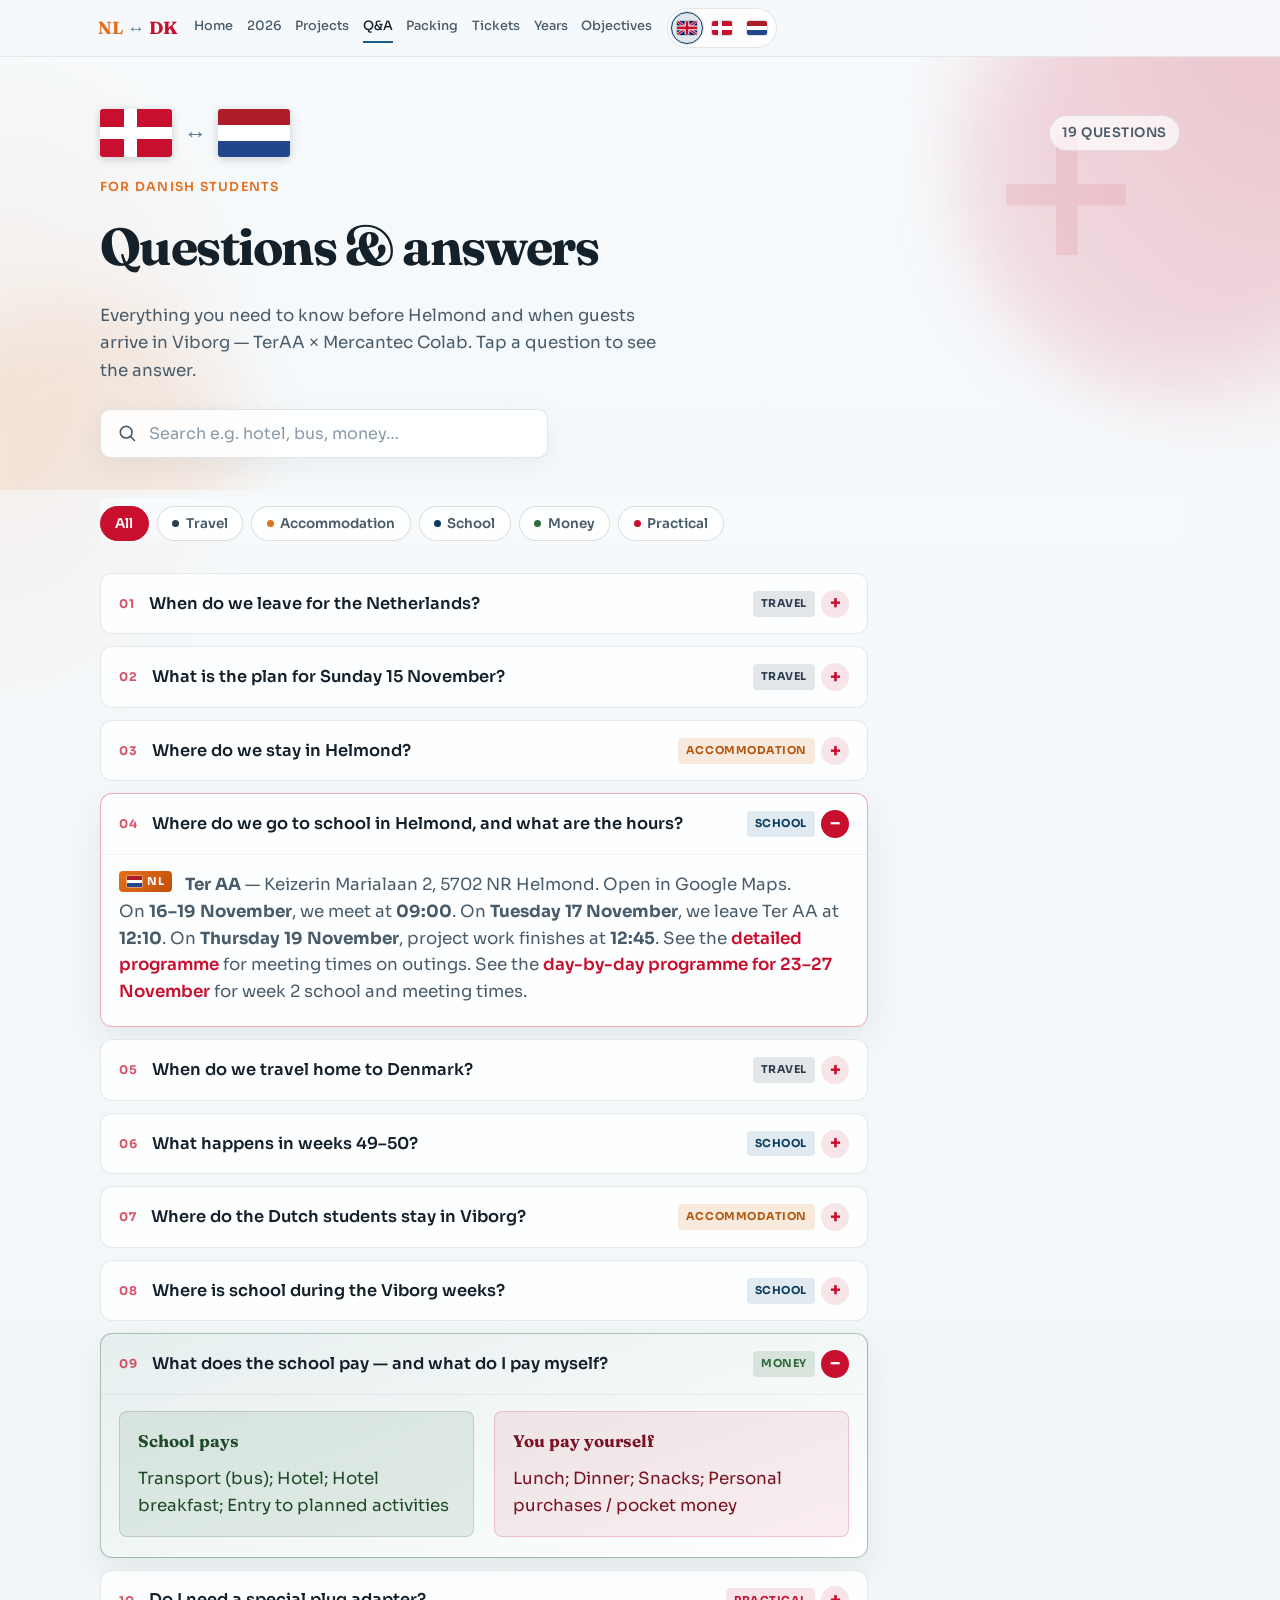
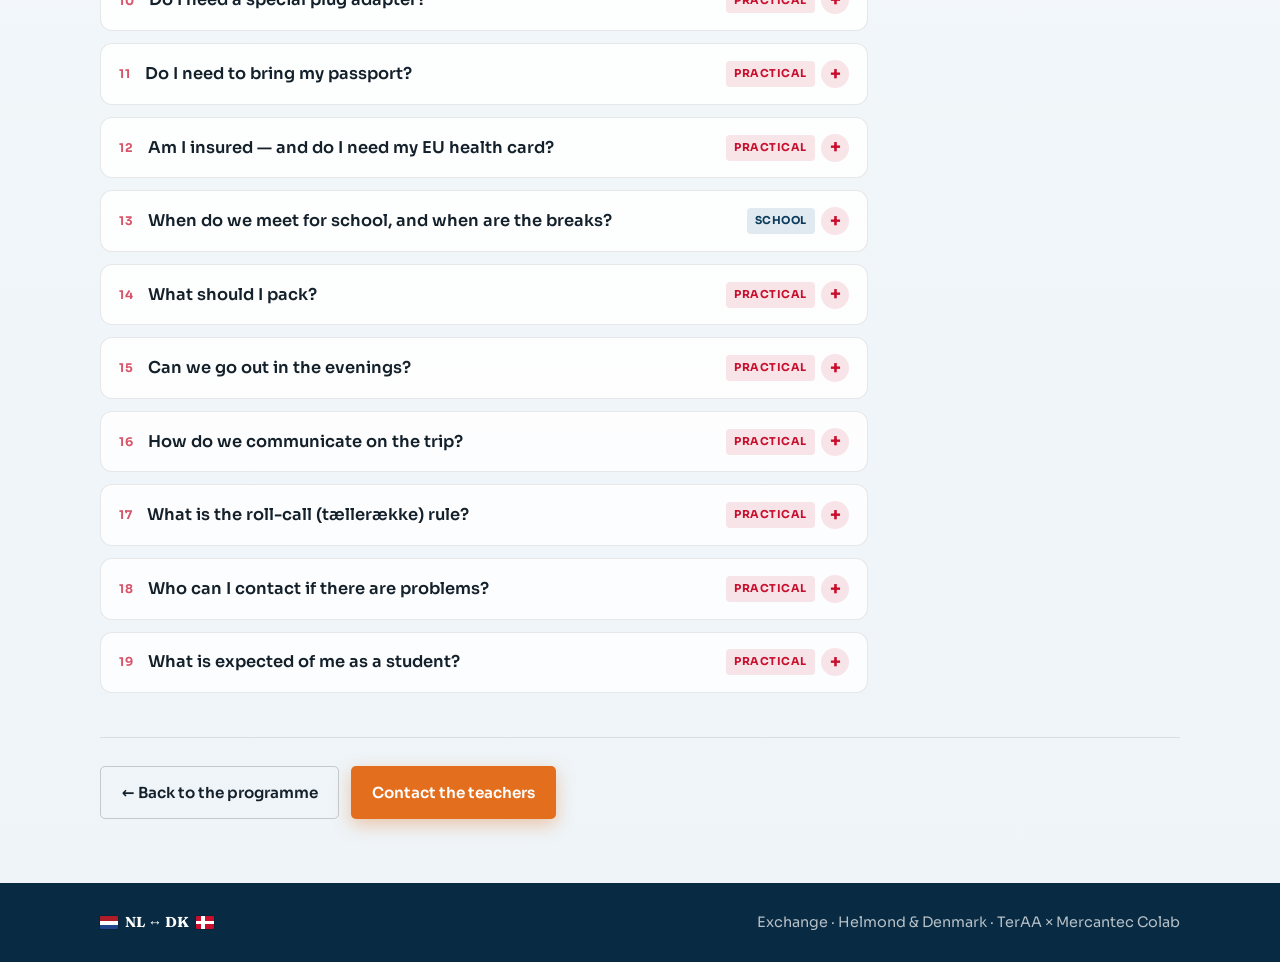
<file: qa.html>
<!DOCTYPE html>
<html lang="en">
<head>
  <meta charset="UTF-8" />
  <meta name="viewport" content="width=device-width, initial-scale=1" />
  <title>Q&amp;A — NL ↔ DK Udveksling</title>
  <meta name="description" content="Spørgsmål og svar til danske Mercantec-elever om TerAA × Mercantec Colab-udvekslingen med Ter AA i Helmond." />
  <link rel="icon" href="favicon.png" type="image/png" />
  <link rel="icon" href="favicon-32.png" type="image/png" sizes="32x32" />
  <link rel="apple-touch-icon" href="apple-touch-icon.png" />
  <link rel="manifest" href="/manifest.webmanifest" />
  <meta name="theme-color" content="#0c3b5c" />
  <link rel="preconnect" href="https://fonts.googleapis.com" />
  <link rel="preconnect" href="https://fonts.gstatic.com" crossorigin />
  <link href="https://fonts.googleapis.com/css2?family=Fraunces:opsz,wght@9..144,500;9..144,700&family=Sora:wght@400;500;600;700&display=swap" rel="stylesheet" />
  <link rel="stylesheet" href="styles.css?v=20261108c" />
</head>
<body class="page-qa">
  <a class="skip-link" href="#content" data-i18n="shared.skipLink">Skip to content</a>

  <header class="site-header">
    <div class="header-inner">
      <a class="logo" href="index.html" data-i18n-attr="aria-label:shared.logo.ariaHome" aria-label="NL DK exchange — home">
        <span class="flag-mark flag-mark-nl" aria-hidden="true"><span></span><span></span><span></span></span>
        <span class="logo-nl">NL</span>
        <span class="logo-arrow" aria-hidden="true">↔</span>
        <span class="logo-dk">DK</span>
        <span class="flag-mark flag-mark-dk" aria-hidden="true"><i></i><i></i></span>
      </a>
      <div class="lang-switch" role="group" aria-label="Language">
        <button type="button" data-set-lang="en" lang="en" title="English" aria-label="English">
          <span class="flag-mark flag-mark-gb" aria-hidden="true"><svg viewBox="0 0 60 40" xmlns="http://www.w3.org/2000/svg"><rect width="60" height="40" fill="#012169"/><path d="M0 0 L60 40 M60 0 L0 40" stroke="#fff" stroke-width="8"/><path d="M0 0 L60 40 M60 0 L0 40" stroke="#C8102E" stroke-width="5"/><path d="M30 0 V40 M0 20 H60" stroke="#fff" stroke-width="14"/><path d="M30 0 V40 M0 20 H60" stroke="#C8102E" stroke-width="8"/></svg></span>
        </button>
        <button type="button" data-set-lang="da" lang="da" title="Dansk" aria-label="Dansk">
          <span class="flag-mark flag-mark-dk" aria-hidden="true"><i></i><i></i></span>
        </button>
        <button type="button" data-set-lang="nl" lang="nl" title="Nederlands" aria-label="Nederlands">
          <span class="flag-mark flag-mark-nl" aria-hidden="true"><span></span><span></span><span></span></span>
        </button>
      </div>
      <nav class="nav" id="main-nav" data-i18n-attr="aria-label:shared.nav.ariaMain" aria-label="Main">
        <a href="index.html" data-i18n="shared.nav.home">Home</a>
        <a href="2026.html" data-i18n="shared.nav.2026">2026</a>
        <a href="projekter-2026.html" data-i18n="shared.nav.projects">Projects</a>
        <a href="qa.html" class="is-active" data-i18n="shared.nav.qa">Q&amp;A</a>
        <a href="pakkeliste.html" data-i18n="shared.nav.packing">Packing</a>
        <a href="billetter.html" data-i18n="shared.nav.tickets">Tickets</a>
        <a href="previous-years.html" data-i18n="shared.nav.years">Years</a>
        <a href="learning-objectives.html" data-i18n="shared.nav.objectives">Objectives</a>
      </nav>
      <button class="menu-toggle" type="button" aria-expanded="false" aria-controls="main-nav" data-menu-toggle>
        <span class="menu-bars" aria-hidden="true"></span>
        <span class="visually-hidden" data-i18n="shared.nav.menu">Menu</span>
      </button>
    </div>
  </header>

  <main id="content">
    <section class="qa-hero" aria-labelledby="qa-title">
      <div class="qa-hero-bg" aria-hidden="true">
        <div class="qa-hero-blob qa-blob-dk"></div>
        <div class="qa-hero-blob qa-blob-nl"></div>
        <div class="qa-hero-cross"></div>
      </div>
      <div class="section-inner qa-hero-inner">
        <div class="qa-hero-top">
          <div class="qa-hero-flags" aria-hidden="true">
            <div class="flag flag-dk flag-lg"><span class="dk-cross-h"></span><span class="dk-cross-v"></span></div>
            <span class="qa-hero-swap">↔</span>
            <div class="flag flag-nl flag-lg"><span></span><span></span><span></span></div>
          </div>
          <p class="qa-count" data-qa-count data-i18n="qa.hero.count">19 questions</p>
        </div>
        <p class="eyebrow" data-i18n="qa.hero.eyebrow">For Danish students</p>
        <h1 id="qa-title" data-i18n="qa.hero.title">Questions &amp; answers</h1>
        <p class="section-lead qa-lead" data-i18n="qa.hero.lead">Everything you need to know before Helmond and when guests arrive in Viborg — TerAA × Mercantec Colab. Tap a question to see the answer.</p>

        <label class="qa-search" for="qa-search">
          <span class="visually-hidden" data-i18n="qa.search.label">Search questions</span>
          <svg class="qa-search-icon" viewBox="0 0 24 24" width="20" height="20" aria-hidden="true">
            <circle cx="11" cy="11" r="7" fill="none" stroke="currentColor" stroke-width="2"/>
            <path d="M16.5 16.5L21 21" stroke="currentColor" stroke-width="2" stroke-linecap="round"/>
          </svg>
          <input id="qa-search" type="search" placeholder="Search e.g. hotel, bus, money…" autocomplete="off" data-qa-search data-i18n-attr="placeholder:qa.search.placeholder" />
        </label>
      </div>
    </section>

    <section class="section qa-section" data-i18n-attr="aria-label:qa.section.aria" aria-label="Questions and answers">
      <div class="section-inner">
        <div class="qa-filters" role="group" data-i18n-attr="aria-label:qa.filters.aria" aria-label="Filter questions" data-qa-filters>
          <button type="button" class="qa-chip is-active" data-qa-filter="all" data-i18n="qa.filter.all">All</button>
          <button type="button" class="qa-chip" data-qa-filter="rejse"><span class="qa-chip-dot chip-bus" aria-hidden="true"></span> <span data-i18n="qa.filter.rejse">Travel</span></button>
          <button type="button" class="qa-chip" data-qa-filter="bolig"><span class="qa-chip-dot chip-stay" aria-hidden="true"></span> <span data-i18n="qa.filter.bolig">Accommodation</span></button>
          <button type="button" class="qa-chip" data-qa-filter="skole"><span class="qa-chip-dot chip-school" aria-hidden="true"></span> <span data-i18n="qa.filter.skole">School</span></button>
          <button type="button" class="qa-chip" data-qa-filter="okonomi"><span class="qa-chip-dot chip-money" aria-hidden="true"></span> <span data-i18n="qa.filter.okonomi">Money</span></button>
          <button type="button" class="qa-chip" data-qa-filter="praktisk"><span class="qa-chip-dot chip-pack" aria-hidden="true"></span> <span data-i18n="qa.filter.praktisk">Practical</span></button>
        </div>

        <div class="qa-list" data-qa-list>
          <details class="qa-item" data-cat="rejse" data-qa-item>
            <summary>
              <span class="qa-num">01</span>
              <span class="qa-q" data-i18n="qa.01.q">When do we leave for the Netherlands?</span>
              <span class="qa-tag tag-rejse" data-i18n="qa.filter.rejse">Travel</span>
            </summary>
            <div class="qa-answer">
              <p data-i18n-html="qa.01.a">Saturday <strong>14 November</strong>: meet at <a href="https://maps.app.goo.gl/iVmWjbJtJS8Xv3MV6" target="_blank" rel="noopener noreferrer">Viborg Station</a> at <strong>19:45</strong> for the <strong>20:00</strong> train. Route: Viborg <strong>20:00</strong> → Aarhus H <strong>21:06</strong> (transfer 44 min) → Fredericia <strong>22:51</strong> (transfer 21 min) → Kolding St. <strong>23:25</strong>. Then FlixBus from Kolding Rutebilstation <strong>00:35</strong> → Amsterdam Sloterdijk <strong>09:35</strong>.</p>
            </div>
          </details>

          <details class="qa-item" data-cat="rejse" data-qa-item>
            <summary>
              <span class="qa-num">02</span>
              <span class="qa-q" data-i18n="qa.02.q">What is the plan for Sunday 15 November?</span>
              <span class="qa-tag tag-rejse" data-i18n="qa.filter.rejse">Travel</span>
            </summary>
            <div class="qa-answer">
              <p data-i18n-html="qa.02.a">On Sunday <strong>15 November</strong>, we arrive at <strong>Amsterdam Sloterdijk</strong> at <strong>09:35</strong> and spend the day in Amsterdam.</p>
            </div>
          </details>

          <details class="qa-item" data-cat="bolig" data-qa-item>
            <summary>
              <span class="qa-num">03</span>
              <span class="qa-q" data-i18n="qa.03.q">Where do we stay in Helmond?</span>
              <span class="qa-tag tag-bolig" data-i18n="qa.filter.bolig">Accommodation</span>
            </summary>
            <div class="qa-answer">
              <div class="qa-place"><span class="place-badge place-nl"><span class="flag-mark flag-mark-nl" aria-hidden="true"><span></span><span></span><span></span></span>NL</span><div data-i18n-html="qa.03.a"><strong>Golden Tulip West Ende</strong> — Steenweg 1, 5707 CD Helmond. Open in Google Maps.</div></div>
            </div>
          </details>

          <details id="skoletider-helmond" open class="qa-item" data-cat="skole" data-qa-item>
            <summary>
              <span class="qa-num">04</span>
              <span class="qa-q" data-i18n="qa.04.q">Where do we go to school in Helmond, and what are the hours?</span>
              <span class="qa-tag tag-skole" data-i18n="qa.filter.skole">School</span>
            </summary>
            <div class="qa-answer">
              <div class="qa-place"><span class="place-badge place-nl"><span class="flag-mark flag-mark-nl" aria-hidden="true"><span></span><span></span><span></span></span>NL</span><div data-i18n-html="qa.04.a"><strong>Ter AA</strong> — Keizerin Marialaan 2, 5702 NR Helmond. Open in Google Maps.</div></div>
              <p data-i18n-html="qa.04.hours">On <strong>16–19 November</strong>, we meet at <strong>09:00</strong>. On <strong>Tuesday 17 November</strong>, we leave Ter AA at <strong>12:10</strong>. On <strong>Thursday 19 November</strong>, project work finishes at <strong>12:45</strong>. See the <a href="2026.html#helmond-week">detailed programme</a> for meeting times on outings. See the <a href="2026.html#helmond-2026-11-23">day-by-day programme for 23–27 November</a> for week 2 school and meeting times.</p>
            </div>
          </details>

          <details class="qa-item" data-cat="rejse" data-qa-item>
            <summary>
              <span class="qa-num">05</span>
              <span class="qa-q" data-i18n="qa.05.q">When do we travel home to Denmark?</span>
              <span class="qa-tag tag-rejse" data-i18n="qa.filter.rejse">Travel</span>
            </summary>
            <div class="qa-answer">
              <p data-i18n-html="qa.05.a">On Thursday <strong>26 November</strong>, meet at <strong>Amsterdam Centraal at 19:45</strong>. We travel together to <strong>Amsterdam Sloterdijk</strong>. FlixBus departs at <strong>20:55</strong> → <strong>Kolding Rutebilstation</strong> Friday <strong>27 November</strong> at <strong>05:50</strong>. Walk to <strong>Kolding St.</strong> for <strong>IC 2317 at 06:53</strong> → <strong>Aarhus H at 08:08</strong>. After a <strong>22-minute transfer</strong>, take <strong>RA 5425 at 08:30</strong> → <strong>Viborg St. at 09:37</strong>. The group has the day off school in Viborg.</p>
            </div>
          </details>

          <details class="qa-item" data-cat="skole" data-qa-item>
            <summary>
              <span class="qa-num">06</span>
              <span class="qa-q" data-i18n="qa.06.q">What happens in weeks 49–50?</span>
              <span class="qa-tag tag-skole" data-i18n="qa.filter.skole">School</span>
            </summary>
            <div class="qa-answer">
              <p data-i18n-html="qa.06.a">The Dutch group comes to <strong>Viborg</strong>. They stay at <strong>Mercantec Kollegiet</strong> and attend <strong>Datahouse Mercantec</strong>. Period: <strong>28 November – 11 December</strong>.</p>
              <p data-i18n-html="qa.06.dkDetails">The Dutch group travels to Viborg by train on a group ticket. The Aarhus visit is on <strong>4–6 December</strong>, with a return to Viborg on <strong>6 December</strong>. See the <a href="index.html#program-dk">Denmark programme</a>.</p>
            </div>
          </details>

          <details class="qa-item" data-cat="bolig" data-qa-item>
            <summary>
              <span class="qa-num">07</span>
              <span class="qa-q" data-i18n="qa.07.q">Where do the Dutch students stay in Viborg?</span>
              <span class="qa-tag tag-bolig" data-i18n="qa.filter.bolig">Accommodation</span>
            </summary>
            <div class="qa-answer">
              <div class="qa-place"><span class="place-badge place-dk"><span class="flag-mark flag-mark-dk" aria-hidden="true"><i></i><i></i></span>DK</span><div data-i18n-html="qa.07.a"><strong>Mercantec Kollegiet</strong> — H. C. Andersens Vej 7B, 8800 Viborg — not with host families. Open in Google Maps.</div></div>
            </div>
          </details>

          <details class="qa-item" data-cat="skole" data-qa-item>
            <summary>
              <span class="qa-num">08</span>
              <span class="qa-q" data-i18n="qa.08.q">Where is school during the Viborg weeks?</span>
              <span class="qa-tag tag-skole" data-i18n="qa.filter.skole">School</span>
            </summary>
            <div class="qa-answer">
              <div class="qa-place"><span class="place-badge place-dk"><span class="flag-mark flag-mark-dk" aria-hidden="true"><i></i><i></i></span>DK</span><div data-i18n-html="qa.08.a"><strong>Datahouse Mercantec</strong> — H. C. Andersens Vej 9, 8800 Viborg. Open in Google Maps.</div></div>
              <p data-i18n-html="projects.room.routine">On school days in Viborg, everyone meets on the third floor:<br><strong>09:00</strong> – Morning meeting. Afterwards, go to your group’s project room.<br><strong>11:30</strong> – Lunch together.<br><strong>14:15</strong> – Meet again to wrap up the day.</p>
              <p data-i18n-html="shared.dk.projectRooms"><strong>Project work:</strong> The railway, DMX lightshow and projection mapping groups stay on the third floor. All other groups work in Datahouse.</p>
            </div>
          </details>

          <details class="qa-item qa-item-money" data-cat="okonomi" data-qa-item open>
            <summary>
              <span class="qa-num">09</span>
              <span class="qa-q" data-i18n="qa.09.q">What does the school pay — and what do I pay myself?</span>
              <span class="qa-tag tag-okonomi" data-i18n="qa.filter.okonomi">Money</span>
            </summary>
            <div class="qa-answer">
              <div class="qa-money">
              <div class="qa-money-col covered">
                <h3 data-i18n="qa.09.covered.title">School pays</h3>
                <p data-i18n="qa.09.covered.items">Transport (bus); Hotel; Hotel breakfast; Entry to planned activities</p>
              </div>
              <div class="qa-money-col own">
                <h3 data-i18n="qa.09.own.title">You pay yourself</h3>
                <p data-i18n="qa.09.own.items">Lunch; Dinner; Snacks; Personal purchases / pocket money</p>
              </div>
            </div>
            </div>
          </details>

          <details class="qa-item" data-cat="praktisk" data-qa-item>
            <summary>
              <span class="qa-num">10</span>
              <span class="qa-q" data-i18n="qa.10.q">Do I need a special plug adapter?</span>
              <span class="qa-tag tag-praktisk" data-i18n="qa.filter.praktisk">Practical</span>
            </summary>
            <div class="qa-answer">
              <p data-i18n-html="qa.10.a">No. Denmark and the Netherlands use the same plugs — you don't need an adapter.</p>
            </div>
          </details>

          <details class="qa-item" data-cat="praktisk" data-qa-item>
            <summary>
              <span class="qa-num">11</span>
              <span class="qa-q" data-i18n="qa.11.q">Do I need to bring my passport?</span>
              <span class="qa-tag tag-praktisk" data-i18n="qa.filter.praktisk">Practical</span>
            </summary>
            <div class="qa-answer">
              <p data-i18n-html="qa.11.a">Yes. You <strong>must bring your passport</strong> on the trip.</p>
            </div>
          </details>

          <details class="qa-item" data-cat="praktisk" data-qa-item>
            <summary>
              <span class="qa-num">12</span>
              <span class="qa-q" data-i18n="qa.12.q">Am I insured — and do I need my EU health card?</span>
              <span class="qa-tag tag-praktisk" data-i18n="qa.filter.praktisk">Practical</span>
            </summary>
            <div class="qa-answer">
              <p data-i18n-html="qa.12.a">Yes, you are <strong>insured through the school</strong>. You still need to bring your <strong>EU health insurance card</strong>.</p>
            </div>
          </details>

          <details class="qa-item" data-cat="skole" data-qa-item>
            <summary>
              <span class="qa-num">13</span>
              <span class="qa-q" data-i18n="qa.13.q">When do we meet for school, and when are the breaks?</span>
              <span class="qa-tag tag-skole" data-i18n="qa.filter.skole">School</span>
            </summary>
            <div class="qa-answer">
              <p data-i18n-html="qa.13.a"><strong>Netherlands / Helmond:</strong> See the <a href="#skoletider-helmond">school hours at Ter AA</a> and the <a href="2026.html#helmond-week">detailed programme for 16–22 November</a>. <strong>Denmark / Viborg:</strong> Standard school day is <strong>09:00–14:30</strong>.</p>
              <p data-i18n-html="projects.room.routine">On school days in Viborg, everyone meets on the third floor:<br><strong>09:00</strong> – Morning meeting. Afterwards, go to your group’s project room.<br><strong>11:30</strong> – Lunch together.<br><strong>14:15</strong> – Meet again to wrap up the day.</p>
              <p data-i18n-html="shared.dk.schoolBreaks">Lunch is from <strong>11:30 to 12:00</strong>. The other breaks are flexible, usually <strong>09:30–10:00</strong> and <strong>13:30–13:45</strong>. Ask the Danish students when your group will take those breaks.</p>
            </div>
          </details>

          <details class="qa-item" data-cat="praktisk" data-qa-item>
            <summary>
              <span class="qa-num">14</span>
              <span class="qa-q" data-i18n="qa.14.q">What should I pack?</span>
              <span class="qa-tag tag-praktisk" data-i18n="qa.filter.praktisk">Practical</span>
            </summary>
            <div class="qa-answer">
              <p data-i18n-html="qa.14.a">All students must bring a <strong>laptop + charger</strong>. <strong>H3 students must also bring their own Arduino device.</strong> Pack clothes for school and outings, rain gear, any medicine you need, <strong>passport</strong> and <strong>EU health insurance card</strong>. Departure 14 Nov is late evening — dress for an overnight journey. The hotel provides towels and bedding — you don't need to pack those. Open the full packing checklist →</p>
            </div>
          </details>

          <details class="qa-item" data-cat="praktisk" data-qa-item>
            <summary>
              <span class="qa-num">15</span>
              <span class="qa-q" data-i18n="qa.15.q">Can we go out in the evenings?</span>
              <span class="qa-tag tag-praktisk" data-i18n="qa.filter.praktisk">Practical</span>
            </summary>
            <div class="qa-answer">
              <p data-i18n-html="qa.15.a">Yes — evenings are <strong>free</strong>. If you go farther away, <strong>tell the group</strong> (WhatsApp) so everyone knows where you are.</p>
            </div>
          </details>

          <details class="qa-item" data-cat="praktisk" data-qa-item>
            <summary>
              <span class="qa-num">16</span>
              <span class="qa-q" data-i18n="qa.16.q">How do we communicate on the trip?</span>
              <span class="qa-tag tag-praktisk" data-i18n="qa.filter.praktisk">Practical</span>
            </summary>
            <div class="qa-answer">
              <p data-i18n-html="qa.16.a.intro">We use <strong>WhatsApp</strong>. There are <strong>two groups</strong> — join them before you leave:</p>
              <div class="wa-panel">
                <div class="wa-panel-head">
                  <span class="wa-panel-icon" aria-hidden="true">
                    <svg viewBox="0 0 24 24" width="28" height="28" fill="currentColor"><path d="M17.472 14.382c-.297-.149-1.758-.867-2.03-.967-.273-.099-.471-.148-.67.15-.197.297-.767.966-.94 1.164-.173.199-.347.223-.644.075-.297-.15-1.255-.463-2.39-1.475-.883-.788-1.48-1.761-1.653-2.059-.173-.297-.018-.458.13-.606.134-.133.298-.347.446-.52.149-.174.198-.298.298-.497.099-.198.05-.371-.025-.52-.075-.149-.669-1.612-.916-2.207-.242-.579-.487-.5-.669-.51-.173-.008-.371-.01-.57-.01-.198 0-.52.074-.792.372-.272.297-1.04 1.016-1.04 2.479 0 1.462 1.065 2.875 1.213 3.074.149.198 2.096 3.2 5.077 4.487.709.306 1.262.489 1.694.625.712.227 1.36.195 1.871.118.571-.085 1.758-.719 2.006-1.413.248-.694.248-1.289.173-1.413-.074-.124-.272-.198-.57-.347m-5.421 7.403h-.004a9.87 9.87 0 01-5.031-1.378l-.361-.214-3.741.982.998-3.648-.235-.374a9.86 9.86 0 01-1.51-5.26c.001-5.45 4.436-9.884 9.888-9.884 2.64 0 5.122 1.03 6.988 2.898a9.825 9.825 0 012.893 6.994c-.003 5.45-4.435 9.884-9.885 9.884m8.413-18.297A11.815 11.815 0 0012.05 0C5.495 0 .16 5.335.157 11.892c0 2.096.547 4.142 1.588 5.945L.057 24l6.305-1.654a11.882 11.882 0 005.683 1.448h.005c6.554 0 11.89-5.335 11.893-11.893a11.821 11.821 0 00-3.48-8.413z"/></svg>
                  </span>
                  <div>
                    <p class="wa-panel-kicker"><span data-i18n="shared.wa.kicker">Join before departure</span></p>
                    <h3 class="wa-panel-title"><span data-i18n="shared.wa.title">WhatsApp groups</span></h3>
                    <p class="wa-panel-lead"><span data-i18n-html="shared.wa.leadBoth">You need to be in <strong>both</strong> groups.</span></p>
                  </div>
                </div>
                <div class="wa-groups">
                  <a class="wa-card wa-dk" href="https://chat.whatsapp.com/GAnPFL2f2xc3s7g0xnEQ4P" target="_blank" rel="noopener noreferrer">
                    <span class="wa-icon" aria-hidden="true">
                      <svg viewBox="0 0 24 24" width="22" height="22" fill="currentColor"><path d="M17.472 14.382c-.297-.149-1.758-.867-2.03-.967-.273-.099-.471-.148-.67.15-.197.297-.767.966-.94 1.164-.173.199-.347.223-.644.075-.297-.15-1.255-.463-2.39-1.475-.883-.788-1.48-1.761-1.653-2.059-.173-.297-.018-.458.13-.606.134-.133.298-.347.446-.52.149-.174.198-.298.298-.497.099-.198.05-.371-.025-.52-.075-.149-.669-1.612-.916-2.207-.242-.579-.487-.5-.669-.51-.173-.008-.371-.01-.57-.01-.198 0-.52.074-.792.372-.272.297-1.04 1.016-1.04 2.479 0 1.462 1.065 2.875 1.213 3.074.149.198 2.096 3.2 5.077 4.487.709.306 1.262.489 1.694.625.712.227 1.36.195 1.871.118.571-.085 1.758-.719 2.006-1.413.248-.694.248-1.289.173-1.413-.074-.124-.272-.198-.57-.347m-5.421 7.403h-.004a9.87 9.87 0 01-5.031-1.378l-.361-.214-3.741.982.998-3.648-.235-.374a9.86 9.86 0 01-1.51-5.26c.001-5.45 4.436-9.884 9.888-9.884 2.64 0 5.122 1.03 6.988 2.898a9.825 9.825 0 012.893 6.994c-.003 5.45-4.435 9.884-9.885 9.884m8.413-18.297A11.815 11.815 0 0012.05 0C5.495 0 .16 5.335.157 11.892c0 2.096.547 4.142 1.588 5.945L.057 24l6.305-1.654a11.882 11.882 0 005.683 1.448h.005c6.554 0 11.89-5.335 11.893-11.893a11.821 11.821 0 00-3.48-8.413z"/></svg>
                    </span>
                    <span class="wa-body">
                      <span class="wa-badge">
                        <span class="flag-mark flag-mark-dk" aria-hidden="true"><i></i><i></i></span>
                        DK intern
                      </span>
                      <strong data-i18n="shared.wa.card.dkTitle">Danish students + staff</strong>
                      <span class="wa-desc" data-i18n="shared.wa.card.dkDesc">Internal (DK only)</span>
                    </span>
                    <span class="wa-join"><span data-i18n="shared.wa.join.openInvite">Open invite</span> <span aria-hidden="true">→</span></span>
                  </a>
                  <a class="wa-card wa-all" href="https://chat.whatsapp.com/BrpeAFXah7117wUYEoHNgH" target="_blank" rel="noopener noreferrer">
                    <span class="wa-icon" aria-hidden="true">
                      <svg viewBox="0 0 24 24" width="22" height="22" fill="currentColor"><path d="M17.472 14.382c-.297-.149-1.758-.867-2.03-.967-.273-.099-.471-.148-.67.15-.197.297-.767.966-.94 1.164-.173.199-.347.223-.644.075-.297-.15-1.255-.463-2.39-1.475-.883-.788-1.48-1.761-1.653-2.059-.173-.297-.018-.458.13-.606.134-.133.298-.347.446-.52.149-.174.198-.298.298-.497.099-.198.05-.371-.025-.52-.075-.149-.669-1.612-.916-2.207-.242-.579-.487-.5-.669-.51-.173-.008-.371-.01-.57-.01-.198 0-.52.074-.792.372-.272.297-1.04 1.016-1.04 2.479 0 1.462 1.065 2.875 1.213 3.074.149.198 2.096 3.2 5.077 4.487.709.306 1.262.489 1.694.625.712.227 1.36.195 1.871.118.571-.085 1.758-.719 2.006-1.413.248-.694.248-1.289.173-1.413-.074-.124-.272-.198-.57-.347m-5.421 7.403h-.004a9.87 9.87 0 01-5.031-1.378l-.361-.214-3.741.982.998-3.648-.235-.374a9.86 9.86 0 01-1.51-5.26c.001-5.45 4.436-9.884 9.888-9.884 2.64 0 5.122 1.03 6.988 2.898a9.825 9.825 0 012.893 6.994c-.003 5.45-4.435 9.884-9.885 9.884m8.413-18.297A11.815 11.815 0 0012.05 0C5.495 0 .16 5.335.157 11.892c0 2.096.547 4.142 1.588 5.945L.057 24l6.305-1.654a11.882 11.882 0 005.683 1.448h.005c6.554 0 11.89-5.335 11.893-11.893a11.821 11.821 0 00-3.48-8.413z"/></svg>
                    </span>
                    <span class="wa-body">
                      <span class="wa-badge">
                        <span class="flag-mark flag-mark-nl" aria-hidden="true"><span></span><span></span><span></span></span>
                        <span class="wa-badge-swap" aria-hidden="true">↔</span>
                        <span class="flag-mark flag-mark-dk" aria-hidden="true"><i></i><i></i></span>
                        Fælles 2026
                      </span>
                      <strong>NL ↔️ DK – 2026</strong>
                      <span class="wa-desc" data-i18n="shared.wa.card.allDesc">Shared group for NL and DK</span>
                    </span>
                    <span class="wa-join"><span data-i18n="shared.wa.join.openInvite">Open invite</span> <span aria-hidden="true">→</span></span>
                  </a>
                </div>
              </div>
            </div>
          </details>

          <details class="qa-item" data-cat="praktisk" data-qa-item>
            <summary>
              <span class="qa-num">17</span>
              <span class="qa-q" data-i18n="qa.17.q">What is the roll-call (tællerække) rule?</span>
              <span class="qa-tag tag-praktisk" data-i18n="qa.filter.praktisk">Practical</span>
            </summary>
            <div class="qa-answer">
              <p data-i18n-html="qa.17.a.intro">Roll-call is how we make sure <strong>nobody is missing</strong>. When we're gathered, we count aloud in order — so everyone hears immediately if someone is absent.</p>
              <div class="buddy-chain" aria-hidden="true">
                <div class="buddy-node is-speak">
                  <span class="buddy-num">1</span>
                  <span class="buddy-label" data-i18n="qa.17.buddy.1">“One!”</span>
                </div>
                <span class="buddy-arrow">→</span>
                <div class="buddy-node is-speak">
                  <span class="buddy-num">2</span>
                  <span class="buddy-label" data-i18n="qa.17.buddy.2">“Two!”</span>
                </div>
                <span class="buddy-arrow">→</span>
                <div class="buddy-node is-speak">
                  <span class="buddy-num">3</span>
                  <span class="buddy-label" data-i18n="qa.17.buddy.3">“Three!”</span>
                </div>
                <span class="buddy-arrow">→</span>
                <div class="buddy-node is-speak">
                  <span class="buddy-num">4</span>
                  <span class="buddy-label" data-i18n="qa.17.buddy.4">“Four!”</span>
                </div>
                <span class="buddy-arrow">→</span>
                <div class="buddy-node buddy-end">
                  <span class="buddy-num">n</span>
                  <span class="buddy-label" data-i18n="qa.17.buddy.last">…last</span>
                </div>
              </div>
              <p data-i18n-html="qa.17.rules">When we're gathered, student <strong>1</strong> says their number aloud; then <strong>2</strong>, <strong>3</strong>, <strong>4</strong> — and so on. If counting stops, the next person is missing — we wait or find them. When the last number is called, the whole group is complete.</p>
              <p data-i18n="qa.17.outro">You'll get your number before we leave. Remember it and be ready to call it when we gather.</p>
            </div>
          </details>

          <details class="qa-item" data-cat="praktisk" data-qa-item>
            <summary>
              <span class="qa-num">18</span>
              <span class="qa-q" data-i18n="qa.18.q">Who can I contact if there are problems?</span>
              <span class="qa-tag tag-praktisk" data-i18n="qa.filter.praktisk">Practical</span>
            </summary>
            <div class="qa-answer">
              <div class="qa-contacts">
                <div class="qa-contact">
                  <span class="place-badge place-dk"><span class="flag-mark flag-mark-dk" aria-hidden="true"><i></i><i></i></span>DK</span>
                  <div>
                    <strong>Mercantec</strong>
                    <ul>
                      <li>Mathias Gaardsdal Steenberg — <a href="mailto:MAGS@mercantec.dk">MAGS@mercantec.dk</a> <em>(begge uger i Helmond)</em></li>
                      <li>Jeanette Romvig — <a href="mailto:jere@mercantec.dk">jere@mercantec.dk</a> <em>(uge 1 · 14–20 nov.)</em></li>
                      <li>Jan Møller Jensen — <a href="mailto:janj@mercantec.dk">janj@mercantec.dk</a> / <a href="tel:+4540280807">40 28 08 07</a> <em>(uge 1)</em></li>
                      <li>Bjarne Rasmussen — <a href="mailto:bjra@mercantec.dk">bjra@mercantec.dk</a> / <a href="tel:+4521655075">21 65 50 75</a> <em>(uge 2 · 21–27 nov.)</em></li>
                    </ul>
                  </div>
                </div>
                <div class="qa-contact">
                  <span class="place-badge place-nl"><span class="flag-mark flag-mark-nl" aria-hidden="true"><span></span><span></span><span></span></span>NL</span>
                  <div>
                    <strong>Ter AA</strong>
                    <ul>
                      <li>Benjamin Porobic — <a href="mailto:b.porobic@ter-aa.nl">b.porobic@ter-aa.nl</a></li>
                      <li>Tracy Barnes — <a href="mailto:t.barnes@ter-aa.nl">t.barnes@ter-aa.nl</a></li>
                    </ul>
                  </div>
                </div>
              </div>
              <p data-i18n-html="qa.18.a.wa">During the trip: write on WhatsApp — DK internal group or NL ↔️ DK – 2026.</p>
            </div>
          </details>

          <details class="qa-item" data-cat="praktisk" data-qa-item>
            <summary>
              <span class="qa-num">19</span>
              <span class="qa-q" data-i18n="qa.19.q">What is expected of me as a student?</span>
              <span class="qa-tag tag-praktisk" data-i18n="qa.filter.praktisk">Practical</span>
            </summary>
            <div class="qa-answer">
              <p data-i18n-html="qa.19.a.p1">Take part actively in school days and activities, stay open to language and culture, follow teachers' instructions, and respect rules at the hotel and dorm.</p>
              <p data-i18n-html="qa.19.a.p2">Keep your <strong>roll-call</strong> number, stay in <strong>WhatsApp</strong>, and tell the group if you go farther away in the evening. When we're gathered, we call numbers aloud in order.</p>
            </div>
          </details>
        </div>

        <p class="qa-empty" data-qa-empty hidden data-i18n-html="qa.empty">No questions match your search. Try another word or choose <strong>All</strong>.</p>

        <div class="qa-footer-nav">
          <a class="btn btn-ghost-dark" href="index.html" data-i18n="qa.footer.back">← Back to the programme</a>
          <a class="btn btn-primary" href="index.html#contact" data-i18n="qa.footer.contact">Contact the teachers</a>
        </div>
      </div>
    </section>
  </main>

  <footer class="site-footer">
    <div class="footer-inner">
      <p class="footer-brand">
        <span class="flag-mark flag-mark-nl" aria-hidden="true"><span></span><span></span><span></span></span>
        NL ↔ DK
        <span class="flag-mark flag-mark-dk" aria-hidden="true"><i></i><i></i></span>
      </p>
      <p data-i18n="shared.footer.line">Exchange · Helmond &amp; Denmark · TerAA × Mercantec Colab</p>
    </div>
  </footer>

  <script src="i18n.js?v=20261128a"></script>
  <script src="/pwa.js?v=20261114b" defer></script>
  <script src="script.js?v=20261017k"></script>
</body>
</html>
</file>
<file: styles.css>
:root {
  --dk-red: #c8102e;
  --nl-orange: #e36f1e;
  --nl-red: #ae1c28;
  --nl-blue: #21468b;
  --sea: #0c3b5c;
  --sea-mid: #1a5f8a;
  --foam: #e8f2f7;
  --ink: #14212b;
  --muted: #4a5c6a;
  --white: #ffffff;
  --bus: #2c3d4f;
  --header-h: 3.5rem;
  --font-display: "Fraunces", Georgia, serif;
  --font-body: "Sora", system-ui, sans-serif;
  --ease: cubic-bezier(0.22, 1, 0.36, 1);
  --max: 1120px;
}

/* Protected travel documents */
.travel-tickets-link {
  margin: 0 0 2rem;
}

.travel-tickets-link p {
  margin: 0.6rem 0 0;
  color: var(--muted);
  font-size: 0.9rem;
}

.tickets-hero {
  padding: 4rem 0 2rem;
}

.tickets-hero h1 {
  margin: 0.4rem 0 1rem;
  font-family: var(--font-display);
  font-size: clamp(2.25rem, 6vw, 4rem);
  line-height: 1.12;
}

.page-tickets [hidden],
.return-seats [hidden] {
  display: none !important;
}

.tickets-access {
  max-width: 38rem;
  margin: 0 auto;
  padding: clamp(1.25rem, 4vw, 2rem);
  background: var(--white);
  border: 1px solid rgba(20, 33, 43, 0.12);
  border-radius: 1rem;
  box-shadow: 0 14px 35px rgba(20, 33, 43, 0.06);
}

.tickets-access h2 {
  margin-top: 0;
  font-family: var(--font-display);
}

.tickets-form {
  display: grid;
  gap: 0.85rem;
  margin-top: 1.3rem;
}

.tickets-field {
  display: grid;
  gap: 0.4rem;
  font-weight: 600;
}

.tickets-field input {
  width: 100%;
  min-height: 3.25rem;
  padding: 0.75rem 0.9rem;
  color: var(--ink);
  background: var(--white);
  border: 1px solid #8799a6;
  border-radius: 0.5rem;
  font: inherit;
}

.tickets-field input:focus-visible,
.page-tickets button:focus-visible,
.page-tickets a:focus-visible {
  outline: 3px solid var(--sea-mid);
  outline-offset: 3px;
}

.tickets-form .btn {
  justify-self: start;
}

.tickets-form button:disabled {
  opacity: 0.65;
  cursor: wait;
}

.tickets-status {
  max-width: 48rem;
  margin: 1rem auto;
  padding: 0.8rem 1rem;
  color: var(--ink);
  background: var(--white);
  border-left: 4px solid var(--nl-orange);
  border-radius: 0.35rem;
}

.tickets-status:empty {
  display: none;
}

.tickets-toolbar {
  display: flex;
  align-items: center;
  justify-content: space-between;
  flex-wrap: wrap;
  gap: 1rem;
  margin-bottom: 1.5rem;
}

.tickets-toolbar h2,
.tickets-section h2 {
  font-family: var(--font-display);
}

.tickets-section + .tickets-section {
  margin-top: 2.5rem;
}

.tickets-grid {
  display: grid;
  gap: 1rem;
}

.ticket-card {
  display: flex;
  flex-direction: column;
  gap: 0.85rem;
  padding: 1.4rem;
  background: var(--white);
  border: 1px solid rgba(20, 33, 43, 0.12);
  border-radius: 0.9rem;
  box-shadow: 0 7px 22px rgba(20, 33, 43, 0.04);
}

.ticket-meta {
  display: flex;
  align-items: center;
  flex-wrap: wrap;
  gap: 0.6rem;
  color: var(--muted);
  font-size: 0.8rem;
}

.ticket-kind {
  padding: 0.2rem 0.55rem;
  border-radius: 1rem;
  background: var(--foam);
  color: var(--sea);
  font-weight: 600;
}

.ticket-title {
  margin: 0;
  font-size: 1.1rem;
  line-height: 1.45;
}

.ticket-description {
  margin: 0;
  color: var(--muted);
  font-size: 0.9rem;
}

.tickets-download {
  align-self: start;
  flex-shrink: 0;
}

.ticket-total {
  color: var(--ink);
  font-size: 1.05rem;
}

.ticket-documents {
  display: grid;
  gap: 0;
  padding: 0;
  margin: 0.25rem 0 0;
  list-style: none;
}

.ticket-document {
  display: flex;
  align-items: start;
  gap: 1.25rem;
  padding: 1.1rem 0;
  border-top: 1px solid rgba(20, 33, 43, 0.12);
}

.ticket-document-copy {
  flex: 1;
  min-width: 0;
}

.ticket-document-title {
  margin: 0 0 0.3rem;
  font-size: 0.95rem;
  line-height: 1.5;
}

.ticket-document-description {
  margin: 0;
  color: var(--muted);
  font-size: 0.85rem;
}

.y26-stat.y26-stat-cyber strong {
  color: #6b37a8;
}

.y26-tag.y26-tag-cyber {
  background: #efe6fc;
  color: #542581;
}

@media (max-width: 560px) {
  .ticket-document {
    flex-direction: column;
    gap: 0.75rem;
  }
}

.tickets-empty {
  color: var(--muted);
}

*,
*::before,
*::after {
  box-sizing: border-box;
}

html {
  scroll-behavior: smooth;
}

body {
  margin: 0;
  font-family: var(--font-body);
  font-size: 1.05rem;
  line-height: 1.65;
  color: var(--ink);
  background:
    radial-gradient(ellipse 55% 40% at 100% 0%, rgba(200, 16, 46, 0.14), transparent 55%),
    radial-gradient(ellipse 45% 35% at 92% 35%, rgba(200, 16, 46, 0.06), transparent 50%),
    radial-gradient(ellipse 70% 45% at 0% 8%, rgba(227, 111, 30, 0.09), transparent 50%),
    linear-gradient(180deg, #f5f9fc 0%, var(--foam) 45%, #edf4f8 100%);
  min-height: 100vh;
}

img,
svg {
  display: block;
  max-width: 100%;
}

a {
  color: inherit;
}

.visually-hidden {
  position: absolute;
  width: 1px;
  height: 1px;
  padding: 0;
  margin: -1px;
  overflow: hidden;
  clip: rect(0, 0, 0, 0);
  border: 0;
}

.skip-link {
  position: absolute;
  left: 1rem;
  top: -100px;
  background: var(--ink);
  color: var(--white);
  padding: 0.6rem 1rem;
  z-index: 100;
  border-radius: 4px;
}

.skip-link:focus {
  top: 1rem;
}

/* —— Flags —— */
.flag {
  position: relative;
  overflow: hidden;
  border-radius: 3px;
  box-shadow: 0 2px 10px rgba(0, 0, 0, 0.18);
  flex-shrink: 0;
}

.flag-nl {
  display: flex;
  flex-direction: column;
}

.flag-nl span {
  flex: 1;
}

.flag-nl span:nth-child(1) {
  background: var(--nl-red);
}

.flag-nl span:nth-child(2) {
  background: #fff;
}

.flag-nl span:nth-child(3) {
  background: var(--nl-blue);
}

.flag-dk {
  background: var(--dk-red);
}

.flag-dk .dk-cross-h {
  position: absolute;
  top: 0;
  bottom: 0;
  left: 34%;
  width: 18%;
  background: #fff;
}

.flag-dk .dk-cross-v {
  position: absolute;
  left: 0;
  right: 0;
  top: 38%;
  height: 24%;
  background: #fff;
}

.flag-sm {
  width: 36px;
  height: 24px;
}

.flag-md {
  width: 56px;
  height: 38px;
}

.flag-lg {
  width: 72px;
  height: 48px;
}

.flag-mark {
  display: inline-flex;
  width: 1.15rem;
  height: 0.78rem;
  border-radius: 1px;
  overflow: hidden;
  box-shadow: 0 0 0 1px rgba(0, 0, 0, 0.12);
  flex-shrink: 0;
  vertical-align: middle;
}

.flag-mark-nl {
  flex-direction: column;
}

.flag-mark-nl span {
  flex: 1;
}

.flag-mark-nl span:nth-child(1) {
  background: var(--nl-red);
}

.flag-mark-nl span:nth-child(2) {
  background: #fff;
}

.flag-mark-nl span:nth-child(3) {
  background: var(--nl-blue);
}

.flag-mark-dk {
  position: relative;
  background: var(--dk-red);
}

.flag-mark-dk i:first-child {
  position: absolute;
  top: 0;
  bottom: 0;
  left: 32%;
  width: 18%;
  background: #fff;
}

.flag-mark-dk i:last-child {
  position: absolute;
  left: 0;
  right: 0;
  top: 36%;
  height: 28%;
  background: #fff;
}

.flag-mark-gb {
  background: #012169;
  position: relative;
}

.flag-mark-gb svg {
  width: 100%;
  height: 100%;
  display: block;
}

/* —— Header —— */
.site-header {
  position: sticky;
  top: 0;
  z-index: 50;
  min-height: var(--header-h);
  background: rgba(245, 249, 252, 0.9);
  backdrop-filter: blur(14px);
  border-bottom: 1px solid rgba(20, 33, 43, 0.08);
}

.header-inner {
  max-width: var(--max);
  margin: 0 auto;
  padding: 0.45rem 1.15rem;
  min-height: var(--header-h);
  display: flex;
  align-items: center;
  justify-content: flex-start;
  gap: 0.55rem;
  flex-wrap: wrap;
}

.logo {
  display: inline-flex;
  align-items: center;
  gap: 0.28rem;
  text-decoration: none;
  font-family: var(--font-display);
  font-weight: 700;
  font-size: 1.1rem;
  letter-spacing: -0.02em;
  flex-shrink: 0;
}

.logo .flag-mark {
  display: none;
}

.logo-nl {
  color: var(--nl-orange);
}

.logo-dk {
  color: var(--dk-red);
}

.logo-arrow {
  color: var(--sea);
  opacity: 0.65;
  font-weight: 500;
}

.nav {
  display: none;
  align-items: center;
  flex-wrap: wrap;
  justify-content: flex-end;
  gap: 0.15rem 0.85rem;
}

.nav a {
  display: inline-flex;
  align-items: center;
  text-decoration: none;
  font-size: 0.8rem;
  font-weight: 500;
  color: var(--muted);
  padding: 0.2rem 0;
  border-bottom: 2px solid transparent;
  transition: color 0.2s var(--ease), border-color 0.2s;
  white-space: nowrap;
}

.nav a:hover,
.nav a:focus-visible,
.nav a.is-active {
  color: var(--ink);
  border-bottom-color: var(--sea-mid);
}

.nav-flag {
  display: none;
}

.lang-switch {
  display: inline-flex;
  align-items: center;
  gap: 0.2rem;
  flex-shrink: 0;
  margin-left: auto;
  padding: 0.2rem;
  background: rgba(255, 255, 255, 0.75);
  border: 1.5px solid rgba(20, 33, 43, 0.1);
  border-radius: 999px;
}

.header-inner .lang-switch {
  order: 2;
}

.header-inner .menu-toggle {
  order: 3;
}

@media (min-width: 860px) {
  .header-inner .nav {
    order: 1;
    margin-left: 0.5rem;
  }

  .header-inner .lang-switch {
    order: 2;
    margin-left: 0.35rem;
  }
}

.lang-switch button {
  appearance: none;
  border: 1.5px solid transparent;
  background: transparent;
  cursor: pointer;
  display: inline-flex;
  align-items: center;
  justify-content: center;
  width: 2rem;
  height: 2rem;
  padding: 0;
  border-radius: 999px;
  line-height: 1;
  transition: background 0.2s var(--ease), border-color 0.2s var(--ease), transform 0.15s var(--ease);
}

.lang-switch button .flag-mark {
  width: 1.25rem;
  height: 0.85rem;
  border-radius: 2px;
}

.lang-switch button:hover,
.lang-switch button:focus-visible {
  background: rgba(12, 59, 92, 0.08);
  transform: translateY(-1px);
}

.lang-switch button.is-active {
  background: rgba(12, 59, 92, 0.12);
  border-color: var(--sea);
  box-shadow: 0 0 0 1px rgba(12, 59, 92, 0.15);
}

.menu-toggle {
  display: flex;
  align-items: center;
  justify-content: center;
  width: 2.5rem;
  height: 2.5rem;
  border: 1.5px solid rgba(20, 33, 43, 0.18);
  background: var(--white);
  border-radius: 6px;
  cursor: pointer;
}

.menu-bars,
.menu-bars::before,
.menu-bars::after {
  display: block;
  width: 1.1rem;
  height: 2px;
  background: var(--ink);
  position: relative;
  transition: transform 0.25s var(--ease);
}

.menu-bars::before,
.menu-bars::after {
  content: "";
  position: absolute;
  left: 0;
}

.menu-bars::before {
  top: -5px;
}

.menu-bars::after {
  top: 5px;
}

body.nav-open .menu-bars {
  background: transparent;
}

body.nav-open .menu-bars::before {
  top: 0;
  transform: rotate(45deg);
}

body.nav-open .menu-bars::after {
  top: 0;
  transform: rotate(-45deg);
}

@media (max-width: 859px) {
  body.nav-open .nav {
    display: flex;
    flex-direction: column;
    align-items: stretch;
    position: absolute;
    top: 100%;
    left: 0;
    right: 0;
    background: rgba(245, 249, 252, 0.98);
    backdrop-filter: blur(12px);
    padding: 0.75rem 1.25rem 1.25rem;
    border-bottom: 1px solid rgba(20, 33, 43, 0.1);
    gap: 0.25rem;
    box-shadow: 0 12px 30px rgba(20, 33, 43, 0.08);
  }

  body.nav-open .nav a {
    padding: 0.75rem 0.25rem;
    border-bottom: 1px solid rgba(20, 33, 43, 0.06);
  }
}

@media (min-width: 860px) {
  .menu-toggle {
    display: none;
  }

  .nav {
    display: flex;
  }
}

[id="overview"],
[id="program-nl"],
[id="program-dk"],
[id="practical"],
[id="contact"],
[id="staff"],
[id="students"],
[id="year-2024"],
[id="year-2023"],
[id="lo-purpose"],
[id="lo-activities"],
[id="lo-outcomes"],
[id^="cat-"] {
  scroll-margin-top: calc(var(--header-h) + 0.75rem);
}

@media (max-width: 859px) {
  body:has(.side-nav) {
    padding-bottom: 4.5rem;
  }
}

/* —— Floating side nav (page sections) —— */
.side-nav {
  position: fixed;
  z-index: 40;
  display: flex;
  flex-direction: column;
  gap: 0.35rem;
  padding: 0.45rem;
  background: rgba(245, 249, 252, 0.92);
  backdrop-filter: blur(14px);
  border: 1.5px solid rgba(20, 33, 43, 0.1);
  border-radius: 18px;
  box-shadow: 0 10px 36px rgba(12, 59, 92, 0.12);
  transition: opacity 0.28s var(--ease), visibility 0.28s var(--ease), transform 0.28s var(--ease);
}

.side-nav.is-hero-hidden {
  opacity: 0;
  visibility: hidden;
  pointer-events: none;
}

@media (max-width: 859px) {
  .side-nav {
    left: 50%;
    bottom: max(0.85rem, env(safe-area-inset-bottom));
    transform: translateX(-50%);
    flex-direction: row;
    max-width: calc(100vw - 1.5rem);
    overflow-x: auto;
    -webkit-overflow-scrolling: touch;
    scrollbar-width: none;
  }

  .side-nav.is-hero-hidden {
    transform: translateX(-50%) translateY(0.75rem);
  }

  .side-nav::-webkit-scrollbar {
    display: none;
  }

  .side-nav-label {
    position: absolute;
    width: 1px;
    height: 1px;
    padding: 0;
    margin: -1px;
    overflow: hidden;
    clip: rect(0, 0, 0, 0);
    border: 0;
  }
}

@media (min-width: 860px) {
  .side-nav {
    top: 50%;
    left: 0.2rem;
    right: auto;
    transform: translateY(-50%);
    /* Icon rail by default — labels expand only when there is outer margin */
    width: 3rem;
    overflow: hidden;
  }

  .side-nav.is-hero-hidden {
    transform: translateY(-50%) translateX(-0.35rem);
  }

  /* Keep schedule/content clear of the left rail */
  body:has(.side-nav) .section > .section-inner,
  body:has(.side-nav) .y26-section > .section-inner,
  body:has(.side-nav) .years-section > .section-inner,
  body:has(.side-nav) .lo-section > .section-inner,
  body:has(.side-nav) .pack-section > .section-inner,
  body:has(.side-nav) .qa-section > .section-inner {
    padding-left: max(1.25rem, 4.75rem);
  }
}

@media (min-width: 1400px) {
  .side-nav {
    left: max(0.35rem, calc((100vw - var(--max)) / 2 - 11rem));
    width: auto;
    overflow: visible;
  }

  body:has(.side-nav) .section > .section-inner,
  body:has(.side-nav) .y26-section > .section-inner,
  body:has(.side-nav) .years-section > .section-inner,
  body:has(.side-nav) .lo-section > .section-inner,
  body:has(.side-nav) .pack-section > .section-inner,
  body:has(.side-nav) .qa-section > .section-inner {
    padding-left: 1.25rem;
  }
}

.side-nav-link {
  position: relative;
  display: flex;
  align-items: center;
  gap: 0.55rem;
  padding: 0.45rem 0.55rem;
  border-radius: 12px;
  text-decoration: none;
  color: var(--muted);
  transition: background 0.2s var(--ease), color 0.2s var(--ease), transform 0.2s var(--ease);
}

.side-nav-link:hover,
.side-nav-link:focus-visible {
  color: var(--sea);
  background: rgba(12, 59, 92, 0.07);
}

.side-nav-link.is-active {
  color: var(--sea);
  background: rgba(12, 59, 92, 0.12);
}

.side-nav-link.is-active .side-nav-label {
  color: var(--sea);
  font-weight: 700;
}

.side-nav-link[href="#program-nl"]:hover,
.side-nav-link[href="#program-nl"]:focus-visible,
.side-nav-link[href="#program-nl"].is-active {
  color: var(--nl-orange);
  background: rgba(227, 111, 30, 0.12);
}

.side-nav-link[href="#program-nl"].is-active .side-nav-label {
  color: var(--nl-orange);
}

.side-nav-link[href="#program-dk"]:hover,
.side-nav-link[href="#program-dk"]:focus-visible,
.side-nav-link[href="#program-dk"].is-active {
  color: var(--dk-red);
  background: rgba(200, 16, 46, 0.1);
}

.side-nav-link[href="#program-dk"].is-active .side-nav-label {
  color: var(--dk-red);
}

.side-nav-icon {
  display: inline-flex;
  align-items: center;
  justify-content: center;
  width: 1.7rem;
  height: 1.7rem;
  flex-shrink: 0;
  border-radius: 9px;
  background: rgba(255, 255, 255, 0.9);
  border: 1px solid rgba(20, 33, 43, 0.08);
  color: var(--sea);
}

.side-nav-link.is-active .side-nav-icon {
  background: var(--sea);
  border-color: transparent;
  color: var(--white);
}

.side-nav-link[href="#program-nl"].is-active .side-nav-icon:not(.side-nav-flag) {
  background: var(--nl-orange);
}

.side-nav-link[href="#program-dk"].is-active .side-nav-icon:not(.side-nav-flag) {
  background: var(--dk-red);
}

.side-nav-icon svg {
  width: 1rem;
  height: 1rem;
}

.side-nav-flag {
  background: transparent;
  border: none;
}

.side-nav-flag .flag-mark {
  width: 1.15rem;
  height: 0.78rem;
  border-radius: 2px;
  overflow: hidden;
  box-shadow: 0 0 0 1px rgba(20, 33, 43, 0.12);
}

.side-nav-link.is-active .side-nav-flag {
  background: transparent;
}

.side-nav-label {
  font-size: 0.78rem;
  font-weight: 600;
  letter-spacing: 0.01em;
  white-space: nowrap;
  max-width: 0;
  opacity: 0;
  overflow: hidden;
  transition: max-width 0.25s var(--ease), opacity 0.2s var(--ease), margin 0.2s;
  margin-right: 0;
}

@media (min-width: 1400px) {
  .side-nav:hover .side-nav-label,
  .side-nav:focus-within .side-nav-label,
  .side-nav-link.is-active .side-nav-label {
    max-width: 8rem;
    opacity: 1;
    margin-right: 0.15rem;
  }
}

/* —— Hero —— */
.hero {
  position: relative;
  min-height: calc(100svh - var(--header-h));
  display: grid;
  grid-template-rows: 1fr auto;
  overflow: hidden;
}

.hero-visual {
  position: absolute;
  inset: 0;
  z-index: 0;
}

.hero-sky {
  position: absolute;
  inset: 0 0 28% 0;
  background:
    linear-gradient(180deg, #6eb0dc 0%, #a8d0ea 35%, #d6ebf6 70%, #c5e0ef 100%);
}

.hero-sky::before {
  content: "";
  position: absolute;
  inset: 0;
  background:
    linear-gradient(90deg, rgba(227, 111, 30, 0.1) 0%, transparent 36%),
    linear-gradient(270deg, rgba(200, 16, 46, 0.22) 0%, rgba(200, 16, 46, 0.08) 28%, transparent 52%),
    linear-gradient(180deg, transparent 60%, rgba(200, 16, 46, 0.06) 100%);
}

.hero-clouds {
  position: absolute;
  inset: 0 0 35% 0;
  background:
    radial-gradient(ellipse 120px 40px at 18% 22%, rgba(255, 255, 255, 0.7), transparent),
    radial-gradient(ellipse 160px 48px at 55% 16%, rgba(255, 255, 255, 0.55), transparent),
    radial-gradient(ellipse 100px 36px at 82% 28%, rgba(255, 255, 255, 0.6), transparent);
  animation: drift 20s ease-in-out infinite alternate;
  pointer-events: none;
}

.shore-land {
  position: absolute;
  bottom: 26%;
  height: 14%;
  z-index: 1;
}

.shore-land-nl {
  left: 0;
  width: 46%;
  background: linear-gradient(180deg, #5a9a4a 0%, #3d7a3a 40%, #2f5f32 100%);
  border-radius: 0 40% 0 0 / 0 60% 0 0;
  box-shadow: inset -20px 0 30px rgba(0, 0, 0, 0.08);
}

.shore-land-dk {
  right: 0;
  width: 50%;
  background: linear-gradient(180deg, #6a9a5a 0%, #4a7a45 45%, #355f38 100%);
  border-radius: 40% 0 0 0 / 60% 0 0 0;
  box-shadow:
    inset 20px 0 30px rgba(0, 0, 0, 0.08),
    inset 0 0 0 1px rgba(200, 16, 46, 0.12);
}

.hero-scene {
  position: absolute;
  bottom: 28%;
  z-index: 2;
  pointer-events: none;
}

.hero-scene-nl {
  left: 2%;
  width: min(48vw, 420px);
  height: min(42vw, 280px);
}

.hero-scene-dk {
  right: 1%;
  width: min(52vw, 460px);
  height: min(44vw, 300px);
}

.flag-pole {
  position: absolute;
  z-index: 5;
}

.flag-pole .pole {
  display: block;
  width: 4px;
  height: 110px;
  background: linear-gradient(90deg, #c8b89a, #8a7a5c);
  margin-left: 2px;
  border-radius: 2px;
}

.flag-hero {
  width: 72px;
  height: 48px;
  margin-bottom: 0;
  animation: flag-wave 3s ease-in-out infinite;
  transform-origin: left center;
  box-shadow: 2px 4px 12px rgba(0, 0, 0, 0.25);
}

.flag-pole-nl {
  left: 8%;
  bottom: 8%;
}

.flag-pole-dk {
  right: 6%;
  bottom: 6%;
}

.flag-pole-dk-small {
  right: 28%;
  bottom: 2%;
  z-index: 4;
}

.flag-pole-dk-small .pole {
  height: 70px;
  width: 3px;
}

.flag-hero-sm {
  width: 44px;
  height: 30px;
  margin-bottom: 0;
  animation: flag-wave 2.6s ease-in-out infinite 0.4s;
  transform-origin: left center;
  box-shadow: 2px 3px 10px rgba(0, 0, 0, 0.22);
}

.tulip-bed {
  position: absolute;
  left: 4%;
  bottom: 2%;
  display: flex;
  align-items: flex-end;
  gap: 0.45rem;
  z-index: 4;
}

.tulip {
  width: 14px;
  height: 36px;
  border-radius: 50% 50% 40% 40%;
  background: var(--nl-orange);
  position: relative;
  animation: tulip-sway 3.2s ease-in-out infinite;
}

.tulip::after {
  content: "";
  position: absolute;
  left: 50%;
  bottom: -18px;
  width: 3px;
  height: 18px;
  background: #2f6b3c;
  transform: translateX(-50%);
}

.tulip.t2 {
  height: 44px;
  background: var(--nl-red);
  animation-delay: 0.2s;
}

.tulip.t3 {
  height: 32px;
  background: #f0a020;
  animation-delay: 0.45s;
}

.tulip.t4 {
  height: 40px;
  background: var(--nl-orange);
  animation-delay: 0.1s;
}

.tulip.t5 {
  height: 28px;
  background: var(--nl-red);
  animation-delay: 0.6s;
}

.tulip.t6 {
  height: 38px;
  background: #f4b942;
  animation-delay: 0.35s;
}

.windmill {
  position: absolute;
  left: 28%;
  bottom: 0;
  width: clamp(72px, 14vw, 120px);
  height: auto;
  filter: drop-shadow(0 4px 8px rgba(0, 0, 0, 0.2));
  z-index: 3;
}

.mill-blades {
  transform-origin: 60px 58px;
  animation: spin-slow 10s linear infinite;
}

.canal-houses {
  position: absolute;
  left: 48%;
  bottom: 0;
  width: clamp(120px, 22vw, 220px);
  height: auto;
  filter: drop-shadow(0 4px 10px rgba(0, 0, 0, 0.18));
  z-index: 2;
}

.dk-skyline {
  position: absolute;
  right: 2%;
  bottom: 0;
  width: clamp(160px, 32vw, 320px);
  height: auto;
  filter: drop-shadow(0 4px 10px rgba(0, 0, 0, 0.18));
  z-index: 2;
}

.dk-bike {
  position: absolute;
  right: 48%;
  bottom: 4%;
  width: clamp(48px, 9vw, 80px);
  height: auto;
  z-index: 4;
  opacity: 0.95;
}

.dk-bike-2 {
  right: 62%;
  bottom: 2%;
  width: clamp(36px, 7vw, 56px);
  opacity: 0.85;
}

.mermaid {
  position: absolute;
  right: 36%;
  bottom: -8%;
  width: clamp(50px, 10vw, 90px);
  height: auto;
  z-index: 3;
  opacity: 0.92;
  filter: drop-shadow(0 2px 6px rgba(0, 0, 0, 0.2));
}

.hero-sea {
  position: absolute;
  left: 0;
  right: 0;
  bottom: 0;
  height: 34%;
  background: linear-gradient(180deg, #3a8bb8 0%, var(--sea-mid) 35%, var(--sea) 70%, #082a42 100%);
  z-index: 3;
  overflow: hidden;
}

.waves {
  position: absolute;
  left: 0;
  right: 0;
  top: -48px;
  height: 90px;
  pointer-events: none;
}

.wave-layer {
  position: absolute;
  left: 0;
  bottom: 0;
  width: 200%;
  height: 100%;
  will-change: transform;
}

.wave-back {
  color: #7eb8d6;
  opacity: 0.55;
  height: 100%;
  animation: wave-drift 22s linear infinite;
}

.wave-mid {
  color: #4a9ec4;
  opacity: 0.75;
  height: 88%;
  bottom: -4px;
  animation: wave-drift 16s linear infinite reverse;
}

.wave-front {
  color: #2a7aad;
  opacity: 0.95;
  height: 72%;
  bottom: -8px;
  animation: wave-drift 11s linear infinite;
}

.hero-bus-track {
  position: absolute;
  left: 8%;
  right: 8%;
  top: 28%;
  height: 3px;
  background: linear-gradient(90deg, transparent, rgba(255, 255, 255, 0.35), transparent);
  z-index: 4;
}

.hero-bus {
  position: absolute;
  top: -22px;
  left: 0;
  animation: bus-cross 18s linear infinite;
  filter: drop-shadow(0 6px 10px rgba(0, 0, 0, 0.35));
}

.hero-copy {
  position: relative;
  z-index: 5;
  align-self: end;
  max-width: var(--max);
  width: 100%;
  margin: 0 auto;
  padding: 2rem 1.25rem 2.75rem;
  color: var(--white);
  animation: rise 0.9s var(--ease) both;
}

.brand {
  margin: 0 0 0.45rem;
  font-family: var(--font-display);
  font-size: clamp(1.75rem, 5vw, 2.75rem);
  font-weight: 700;
  letter-spacing: -0.03em;
  line-height: 1.1;
  text-shadow: 0 2px 20px rgba(0, 0, 0, 0.35);
}

.hero h1 {
  margin: 0 0 0.7rem;
  font-family: var(--font-display);
  font-size: clamp(1.25rem, 3vw, 1.75rem);
  font-weight: 500;
  letter-spacing: -0.02em;
  opacity: 0.95;
  text-shadow: 0 2px 12px rgba(0, 0, 0, 0.3);
}

.hero-lead {
  margin: 0 0 1.4rem;
  max-width: 34rem;
  font-size: 1rem;
  line-height: 1.55;
  opacity: 0.92;
  text-shadow: 0 1px 8px rgba(0, 0, 0, 0.25);
}

.hero-cta {
  display: flex;
  flex-wrap: wrap;
  gap: 0.75rem;
}

[data-pwa-install][hidden] {
  display: none;
}

.pwa-note {
  max-width: 34rem;
  margin: 0.75rem 0 0;
  font-size: 0.9rem;
}

.btn {
  display: inline-flex;
  align-items: center;
  justify-content: center;
  padding: 0.8rem 1.3rem;
  font-family: var(--font-body);
  font-size: 0.95rem;
  font-weight: 600;
  text-decoration: none;
  border-radius: 5px;
  transition: transform 0.2s var(--ease), background 0.2s, color 0.2s, box-shadow 0.2s;
}

.btn:hover {
  transform: translateY(-2px);
}

.btn-primary {
  background: var(--nl-orange);
  color: var(--white);
  box-shadow: 0 6px 18px rgba(227, 111, 30, 0.35);
}

.btn-primary:hover {
  background: #d46312;
}

.btn-ghost {
  background: rgba(8, 42, 66, 0.35);
  color: var(--white);
  border: 1.5px solid rgba(255, 255, 255, 0.65);
}

.btn-ghost:hover {
  background: rgba(255, 255, 255, 0.14);
  border-color: var(--white);
}

@media (max-width: 700px) {
  .hero-scene-nl,
  .hero-scene-dk {
    opacity: 0.95;
  }

  .canal-houses,
  .dk-skyline {
    width: clamp(100px, 34vw, 160px);
  }

  .windmill {
    width: clamp(56px, 16vw, 80px);
  }

  .flag-hero {
    width: 48px;
    height: 32px;
  }

  .flag-hero-sm {
    width: 32px;
    height: 22px;
  }

  .flag-pole .pole {
    height: 72px;
  }

  .flag-pole-dk-small .pole {
    height: 48px;
  }

  .mermaid {
    width: clamp(40px, 12vw, 60px);
  }

  .shore-land-nl {
    width: 42%;
  }

  .shore-land-dk {
    width: 48%;
  }
}

/* —— Sections —— */
.section {
  padding: 4.75rem 0;
  position: relative;
}

.section-inner {
  max-width: var(--max);
  margin: 0 auto;
  padding: 0 1.25rem;
  position: relative;
  z-index: 1;
}

.eyebrow {
  margin: 0 0 0.4rem;
  font-size: 0.78rem;
  font-weight: 600;
  letter-spacing: 0.1em;
  text-transform: uppercase;
  color: var(--nl-orange);
}

.program-dk .eyebrow {
  color: var(--dk-red);
}

.section h2 {
  margin: 0 0 0.75rem;
  font-family: var(--font-display);
  font-size: clamp(1.85rem, 4vw, 2.55rem);
  font-weight: 700;
  letter-spacing: -0.03em;
  line-height: 1.15;
  color: var(--ink);
}

.section-lead {
  margin: 0 0 2.25rem;
  max-width: 38rem;
  color: var(--muted);
  font-size: 1.05rem;
}

/* —— Journey overview —— */
.journey {
  display: grid;
  gap: 1rem;
}

@media (min-width: 900px) {
  .journey {
    grid-template-columns: 1fr auto 1fr;
    align-items: stretch;
    gap: 0.75rem;
  }
}

.journey-leg {
  display: grid;
  grid-template-columns: auto 1fr;
  gap: 1rem;
  padding: 1.35rem 1.25rem;
  text-decoration: none;
  border-radius: 8px;
  position: relative;
  overflow: hidden;
  transition: transform 0.25s var(--ease), box-shadow 0.25s;
}

.journey-leg:hover {
  transform: translateY(-3px);
  box-shadow: 0 14px 36px rgba(20, 33, 43, 0.1);
}

.journey-nl {
  background: linear-gradient(145deg, rgba(227, 111, 30, 0.12), rgba(255, 255, 255, 0.7));
  border: 1.5px solid rgba(227, 111, 30, 0.28);
}

.journey-dk {
  background: linear-gradient(145deg, rgba(200, 16, 46, 0.1), rgba(255, 255, 255, 0.7));
  border: 1.5px solid rgba(200, 16, 46, 0.25);
}

.journey-meta {
  display: block;
  font-size: 0.75rem;
  font-weight: 600;
  letter-spacing: 0.06em;
  text-transform: uppercase;
  color: var(--muted);
  margin-bottom: 0.35rem;
}

.journey-body strong {
  display: block;
  font-family: var(--font-display);
  font-size: 1.35rem;
  font-weight: 700;
  margin-bottom: 0.4rem;
}

.journey-body p {
  margin: 0 0 0.85rem;
  color: var(--muted);
  font-size: 0.95rem;
}

.journey-cta {
  font-size: 0.88rem;
  font-weight: 600;
  color: var(--sea);
}

.journey-nl .journey-cta {
  color: #b45812;
}

.journey-dk .journey-cta {
  color: var(--dk-red);
}

.journey-deco {
  position: absolute;
  right: 0.75rem;
  bottom: 0.5rem;
  display: flex;
  align-items: flex-end;
  gap: 0.35rem;
  opacity: 0.38;
  color: var(--ink);
  pointer-events: none;
}

.journey-connector {
  display: flex;
  align-items: center;
  justify-content: center;
  min-height: 2rem;
}

.connector-bus {
  display: inline-flex;
  align-items: center;
  justify-content: center;
  gap: 0.25rem;
  width: auto;
  min-width: 3.4rem;
  height: 2.75rem;
  padding: 0 0.55rem;
  border-radius: 999px;
  background: var(--bus);
  color: var(--white);
  animation: bus-nudge 2.2s ease-in-out infinite;
}

@media (min-width: 900px) {
  .connector-bus {
    transform: rotate(0deg);
  }

  .journey-connector {
    flex-direction: column;
  }
}

.legend {
  display: flex;
  flex-wrap: wrap;
  gap: 1rem 1.75rem;
  margin-top: 2.25rem;
  padding-top: 1.5rem;
  border-top: 1px solid rgba(20, 33, 43, 0.1);
}

.legend-item {
  display: inline-flex;
  align-items: center;
  gap: 0.55rem;
  font-size: 0.9rem;
  color: var(--muted);
}

.place-badge {
  display: inline-flex;
  align-items: center;
  justify-content: center;
  gap: 0.3rem;
  min-width: 3.1rem;
  padding: 0.32rem 0.48rem;
  font-size: 0.68rem;
  font-weight: 700;
  letter-spacing: 0.05em;
  line-height: 1;
  border-radius: 4px;
  color: var(--white);
}

.place-badge .flag-mark {
  width: 0.95rem;
  height: 0.65rem;
  box-shadow: 0 0 0 1px rgba(255, 255, 255, 0.35);
}

.place-bus {
  background: var(--bus);
  animation: bus-nudge 2.4s ease-in-out infinite;
}

.place-nl {
  background: linear-gradient(135deg, #e36f1e 0%, #c44f0a 100%);
}

.place-dk {
  background: linear-gradient(135deg, #c8102e 0%, #9a0c22 100%);
}

/* —— Programme sections —— */
.program-section {
  position: relative;
  overflow: hidden;
}

.program-nl {
  background: rgba(255, 248, 240, 0.65);
  border-top: 5px solid var(--nl-orange);
}

.program-dk {
  background: rgba(255, 245, 247, 0.55);
  border-top: 5px solid var(--dk-red);
}

.section-pattern {
  position: absolute;
  inset: 0;
  pointer-events: none;
  opacity: 0.45;
}

.pattern-nl {
  background:
    radial-gradient(circle at 8% 20%, rgba(227, 111, 30, 0.12) 0 2.5%, transparent 3%),
    radial-gradient(circle at 12% 28%, rgba(174, 28, 40, 0.1) 0 1.8%, transparent 2.2%),
    radial-gradient(circle at 92% 70%, rgba(33, 70, 139, 0.08) 0 3%, transparent 3.5%);
}

.pattern-dk {
  background:
    linear-gradient(90deg, transparent 47%, rgba(200, 16, 46, 0.07) 47%, rgba(200, 16, 46, 0.07) 53%, transparent 53%),
    linear-gradient(0deg, transparent 44%, rgba(200, 16, 46, 0.055) 44%, rgba(200, 16, 46, 0.055) 56%, transparent 56%),
    radial-gradient(ellipse 40% 30% at 90% 10%, rgba(200, 16, 46, 0.1), transparent 60%);
  mask-image: linear-gradient(180deg, transparent, #000 20%, #000 80%, transparent);
}

.program-title-row {
  display: flex;
  align-items: flex-start;
  gap: 1rem;
  margin-bottom: 0.5rem;
}

.country-tag {
  display: inline-block;
  font-size: 0.72rem;
  font-weight: 600;
  letter-spacing: 0.06em;
  text-transform: uppercase;
  padding: 0.25rem 0.55rem;
  margin-bottom: 0.55rem;
  border-radius: 3px;
}

.tag-nl {
  background: rgba(227, 111, 30, 0.16);
  color: #b45812;
}

.tag-dk {
  background: rgba(200, 16, 46, 0.12);
  color: var(--dk-red);
}

/* Filter chips */
.filter-chips {
  display: flex;
  flex-wrap: wrap;
  gap: 0.5rem;
  margin-bottom: 1.5rem;
}

.chip {
  border: 1.5px solid rgba(20, 33, 43, 0.15);
  background: rgba(255, 255, 255, 0.7);
  color: var(--muted);
  font-family: var(--font-body);
  font-size: 0.82rem;
  font-weight: 600;
  padding: 0.45rem 0.85rem;
  border-radius: 999px;
  cursor: pointer;
  transition: background 0.2s, color 0.2s, border-color 0.2s, transform 0.15s;
}

.chip:hover {
  border-color: var(--sea);
  color: var(--ink);
}

.chip.is-active {
  background: var(--ink);
  border-color: var(--ink);
  color: var(--white);
}

.program-nl .chip.is-active {
  background: var(--nl-orange);
  border-color: var(--nl-orange);
}

.program-dk .chip.is-active {
  background: var(--dk-red);
  border-color: var(--dk-red);
}

.chip:active {
  transform: scale(0.97);
}

/* Schedule */
.schedule {
  display: flex;
  flex-direction: column;
  border-top: 2px solid rgba(20, 33, 43, 0.1);
}

.schedule-head {
  display: none;
}

.schedule-row {
  display: grid;
  grid-template-columns: 4rem 4rem 1fr;
  gap: 0.2rem 0.55rem;
  padding: 0.95rem 0.65rem;
  margin: 0 -0.35rem;
  border-bottom: 1px solid rgba(20, 33, 43, 0.07);
  border-left: 4px solid transparent;
  border-radius: 0 6px 6px 0;
  opacity: 0;
  transform: translateY(10px);
  transition:
    opacity 0.45s var(--ease),
    transform 0.45s var(--ease),
    background 0.2s,
    filter 0.25s,
    opacity 0.25s;
}

.schedule-row.is-visible {
  opacity: 1;
  transform: none;
}

.schedule-row.is-dimmed {
  opacity: 0.22;
  filter: grayscale(0.4);
}

.schedule-row.is-visible.is-dimmed {
  opacity: 0.22;
}

.sch-place {
  grid-row: 1 / 3;
  align-self: start;
  padding-top: 0.05rem;
}

.sch-day {
  font-size: 0.75rem;
  font-weight: 600;
  letter-spacing: 0.04em;
  text-transform: uppercase;
  color: var(--muted);
  padding-top: 0.2rem;
}

.sch-date {
  font-weight: 700;
  color: var(--ink);
}

.sch-weekday {
  grid-column: 3;
  font-size: 0.9rem;
  color: var(--muted);
}

.sch-what {
  grid-column: 2 / 4;
  color: var(--ink);
  margin-top: 0.2rem;
  display: flex;
  flex-wrap: wrap;
  align-items: center;
  gap: 0.4rem 0.55rem;
}

.type-pill {
  display: inline-flex;
  align-items: center;
  font-size: 0.68rem;
  font-weight: 700;
  letter-spacing: 0.04em;
  text-transform: uppercase;
  padding: 0.22rem 0.45rem;
  border-radius: 3px;
  background: rgba(20, 33, 43, 0.08);
  color: var(--muted);
}

.type-bus {
  background: rgba(44, 61, 79, 0.15);
  color: var(--bus);
}

.type-school {
  background: rgba(26, 95, 138, 0.12);
  color: var(--sea);
}

.type-weekend {
  background: rgba(61, 122, 74, 0.14);
  color: #2f6b3c;
}

.type-arrive {
  background: rgba(227, 111, 30, 0.15);
  color: #b45812;
}

.program-dk .type-arrive {
  background: rgba(200, 16, 46, 0.12);
  color: var(--dk-red);
}

.schedule-row.is-nl {
  border-left-color: var(--nl-orange);
  background: linear-gradient(90deg, rgba(227, 111, 30, 0.08), transparent 60%);
}

.schedule-row.is-nl .sch-day {
  color: #b45812;
}

.schedule-row.is-dk {
  border-left-color: var(--dk-red);
  background: linear-gradient(90deg, rgba(200, 16, 46, 0.08), transparent 60%);
}

.schedule-row.is-dk .sch-day {
  color: var(--dk-red);
}

.schedule-row.is-bus {
  border-left-color: var(--bus);
  background:
    repeating-linear-gradient(
      -45deg,
      rgba(44, 61, 79, 0.05),
      rgba(44, 61, 79, 0.05) 6px,
      rgba(44, 61, 79, 0.1) 6px,
      rgba(44, 61, 79, 0.1) 12px
    );
}

.schedule-row.is-bus .sch-day {
  color: var(--bus);
}

.schedule-row.is-bus .sch-what {
  font-weight: 600;
}

.schedule-row.is-travel-day {
  position: relative;
  padding-top: 0.85rem;
  padding-bottom: 0.85rem;
  border-left-width: 5px;
  box-shadow: inset 0 0 0 1px rgba(44, 61, 79, 0.08);
}

.schedule-row.is-travel-day::after {
  content: "";
  position: absolute;
  right: 0.75rem;
  top: 0.55rem;
  width: 3.5rem;
  height: 3.5rem;
  border-radius: 50%;
  pointer-events: none;
  opacity: 0.12;
  background:
    radial-gradient(circle at 30% 30%, #fff 0 18%, transparent 19%),
    radial-gradient(circle at 70% 45%, #fff 0 12%, transparent 13%),
    radial-gradient(circle at 45% 70%, #fff 0 10%, transparent 11%),
    linear-gradient(160deg, #1a2a3a, #2c3d4f);
}

.schedule-row.is-travel-out {
  background:
    linear-gradient(90deg, rgba(227, 111, 30, 0.12), transparent 42%),
    repeating-linear-gradient(
      -45deg,
      rgba(44, 61, 79, 0.04),
      rgba(44, 61, 79, 0.04) 6px,
      rgba(44, 61, 79, 0.09) 6px,
      rgba(44, 61, 79, 0.09) 12px
    );
  border-left-color: #e36f1e;
}

.schedule-row.is-travel-home {
  background:
    linear-gradient(90deg, rgba(200, 16, 46, 0.1), transparent 42%),
    repeating-linear-gradient(
      -45deg,
      rgba(44, 61, 79, 0.04),
      rgba(44, 61, 79, 0.04) 6px,
      rgba(44, 61, 79, 0.09) 6px,
      rgba(44, 61, 79, 0.09) 12px
    );
  border-left-color: var(--dk-red);
}

.schedule-row.is-travel-day .sch-what {
  flex-direction: column;
  align-items: flex-start;
  gap: 0.45rem;
}

.travel-day-rail {
  display: inline-flex;
  align-items: center;
  gap: 0.2rem;
  padding: 0.28rem 0.45rem;
  border-radius: 999px;
  background: rgba(255, 255, 255, 0.72);
  border: 1px solid rgba(20, 33, 43, 0.1);
  box-shadow: 0 4px 12px rgba(20, 33, 43, 0.06);
}

.travel-day-mode {
  display: inline-flex;
  align-items: center;
  justify-content: center;
  width: 1.55rem;
  height: 1.55rem;
  border-radius: 50%;
  color: var(--bus);
  background: rgba(44, 61, 79, 0.1);
}

.travel-day-mode.is-pin {
  color: var(--nl-orange);
  background: rgba(227, 111, 30, 0.14);
}

.travel-day-mode.is-train {
  color: var(--sea-mid);
  background: rgba(26, 95, 138, 0.12);
}

.travel-day-mode.is-bus {
  color: var(--bus);
  background: rgba(44, 61, 79, 0.12);
  animation: bus-nudge 2.4s ease-in-out infinite;
}

.travel-day-mode.is-home {
  background: rgba(255, 255, 255, 0.9);
}

.travel-day-mode .flag-mark {
  width: 0.95rem;
  height: 0.65rem;
}

.travel-day-track {
  width: 1.1rem;
  height: 2px;
  background: repeating-linear-gradient(
    90deg,
    rgba(44, 61, 79, 0.45) 0 3px,
    transparent 3px 6px
  );
}

.sch-what-text {
  display: flex;
  flex-wrap: wrap;
  align-items: center;
  gap: 0.4rem 0.55rem;
}

.schedule-row.is-nl.is-weekend,
.schedule-row.is-dk.is-weekend {
  background: linear-gradient(90deg, rgba(26, 95, 138, 0.08), transparent 55%);
}

.schedule-row.is-highlight .sch-what,
.schedule-row.is-arrive .sch-what {
  font-weight: 600;
}

.schedule-row:hover:not(.is-dimmed) {
  filter: brightness(0.985);
}

.schedule-note {
  margin: 1.25rem 0 0;
  font-size: 0.9rem;
  color: var(--muted);
  font-style: italic;
}

@media (min-width: 860px) {
  .schedule-head {
    display: grid;
    grid-template-columns: 4.75rem 5rem 5.5rem 7rem 1fr;
    gap: 0.75rem 0.9rem;
    padding: 0.55rem 0.65rem 0.8rem;
    font-size: 0.72rem;
    font-weight: 600;
    letter-spacing: 0.06em;
    text-transform: uppercase;
    color: var(--muted);
    border-bottom: 1px solid rgba(20, 33, 43, 0.12);
  }

  .schedule-row {
    grid-template-columns: 4.75rem 5rem 5.5rem 7rem 1fr;
    gap: 0.75rem 0.9rem;
    align-items: center;
  }

  .sch-place,
  .sch-day {
    grid-row: auto;
    padding-top: 0;
  }

  .sch-weekday {
    grid-column: auto;
    font-size: 1rem;
  }

  .sch-what {
    grid-column: auto;
    margin-top: 0;
  }
}

.program-nl .section-lead {
  margin-bottom: 1.25rem;
}

.program-landmarks {
  position: absolute;
  inset: 0;
  pointer-events: none;
  overflow: hidden;
  z-index: 0;
}

.program-section > .section-inner {
  position: relative;
  z-index: 1;
}

.landmark {
  position: absolute;
  opacity: 0.22;
  filter: drop-shadow(0 8px 16px rgba(20, 33, 43, 0.08));
}

.program-landmarks-nl .landmark-mill {
  right: 6%;
  top: 1.5rem;
  opacity: 0.28;
}

.program-landmarks-nl .landmark-blades {
  transform-origin: 40px 40px;
  animation: mill-spin 14s linear infinite;
}

.program-landmarks-nl .landmark-canal {
  right: 2%;
  top: 7.5rem;
  opacity: 0.2;
}

.landmark-tulips {
  position: absolute;
  right: 14%;
  top: 9.5rem;
  display: flex;
  gap: 0.55rem;
  align-items: flex-end;
  height: 2.4rem;
}

.lm-tulip {
  width: 0.7rem;
  height: 1.6rem;
  border-radius: 999px 999px 2px 2px;
  background: #e36f1e;
  position: relative;
  animation: tulip-sway 3.2s ease-in-out infinite;
}

.lm-tulip::after {
  content: "";
  position: absolute;
  left: 50%;
  bottom: -0.7rem;
  width: 2px;
  height: 0.75rem;
  background: #3d7a4a;
  transform: translateX(-50%);
}

.lm-t2 {
  height: 2rem;
  background: #ae1c28;
  animation-delay: 0.4s;
}

.lm-t3 {
  height: 1.45rem;
  background: #21468b;
  animation-delay: 0.8s;
}

.program-landmarks-dk .landmark-tower {
  right: 5%;
  top: 1.2rem;
  opacity: 0.26;
}

.program-landmarks-dk .landmark-houses-dk {
  right: 1.5%;
  top: 7rem;
  opacity: 0.2;
}

.program-landmarks-dk .landmark-bike {
  right: 12%;
  top: 11rem;
  opacity: 0.28;
  animation: bike-roll 5.5s ease-in-out infinite;
}

@media (max-width: 899px) {
  .program-landmarks {
    opacity: 0.7;
  }

  .program-landmarks-nl .landmark-canal,
  .program-landmarks-dk .landmark-houses-dk {
    display: none;
  }
}

/* —— Travel itinerary cards (outbound / return) —— */
.travel-routes {
  display: grid;
  gap: 1.15rem;
  margin: 0 0 1.85rem;
}

.travel-route {
  position: relative;
  display: flex;
  flex-direction: column;
  border-radius: 16px;
  overflow: hidden;
  background:
    linear-gradient(165deg, rgba(255, 255, 255, 0.96), rgba(248, 251, 253, 0.9));
  border: 1px solid rgba(20, 33, 43, 0.1);
  box-shadow:
    0 18px 40px rgba(20, 33, 43, 0.08),
    0 2px 0 rgba(255, 255, 255, 0.7) inset;
}

.travel-route-out {
  background:
    radial-gradient(ellipse 70% 45% at 100% 0%, rgba(227, 111, 30, 0.16), transparent 55%),
    linear-gradient(165deg, rgba(255, 255, 255, 0.97), rgba(255, 248, 240, 0.92));
}

.travel-route-home {
  background:
    radial-gradient(ellipse 70% 45% at 100% 0%, rgba(200, 16, 46, 0.14), transparent 55%),
    linear-gradient(165deg, rgba(255, 255, 255, 0.97), rgba(255, 246, 248, 0.92));
}

.return-seats {
  width: 100%;
  min-width: 0;
  margin-top: 0.4rem;
  padding-top: 0.85rem;
  border-top: 1px solid rgba(20, 33, 43, 0.12);
  scroll-margin-top: calc(var(--header-h) + 1rem);
}

.return-seats h4 {
  margin: 0;
  font: 700 1.2rem/1.25 var(--font-display);
}

@media (max-width: 540px) {
  .schedule-row:has(.return-seats):has(details[open]) .sch-what {
    grid-column: 1 / -1;
  }
}

.return-seats-content {
  display: grid;
  grid-template-columns: repeat(auto-fit, minmax(min(100%, 12rem), 1fr));
  gap: 1rem;
  align-items: start;
  margin-top: 1rem;
}

.return-seats-content.has-multiple-tickets {
  grid-template-columns: minmax(0, 1fr);
}

.return-ticket-codes {
  display: grid;
  grid-template-columns: repeat(auto-fit, minmax(min(100%, 13rem), 1fr));
  gap: 1rem;
}

.return-ticket-codes figure {
  margin: 0;
  min-width: 0;
}

.return-ticket-codes figcaption {
  margin-bottom: 0.4rem;
  color: var(--muted);
  font-size: 0.85rem;
}

.return-ticket-codes figcaption strong {
  display: block;
  color: var(--ink);
  font-size: 0.95rem;
}

.return-seats-content img {
  display: block;
  width: min(100%, 16rem);
  height: auto;
  padding: 0.5rem;
  background: var(--white);
  border: 1px solid rgba(20, 33, 43, 0.12);
  border-radius: 0.5rem;
  image-rendering: pixelated;
}

.return-seats table {
  width: 100%;
  border-collapse: collapse;
  font-size: 0.9rem;
  text-align: left;
}

.return-seats caption {
  padding-bottom: 0.45rem;
  text-align: left;
  font-weight: 700;
}

.return-seats th, .return-seats td {
  padding: 0.45rem 0.4rem;
  border-bottom: 1px solid rgba(20, 33, 43, 0.12);
  overflow-wrap: anywhere;
}

.return-seats th { color: var(--muted); }
.return-seats tr > :first-child { width: 1%; padding-inline-end: 1.5rem; white-space: nowrap; }
.return-seats td:first-child { font-weight: 700; font-variant-numeric: tabular-nums; }
.return-seats-status { color: var(--ink); font-size: 0.9rem; }
.return-seats-status:empty { margin: 0; }

.travel-route-head {
  display: flex;
  align-items: center;
  gap: 0.75rem;
  padding: 1rem 1.1rem;
  border-bottom: 1px solid rgba(20, 33, 43, 0.08);
}

.travel-route-out .travel-route-head {
  background: linear-gradient(90deg, rgba(227, 111, 30, 0.12), transparent 70%);
}

.travel-route-home .travel-route-head {
  background: linear-gradient(90deg, rgba(200, 16, 46, 0.1), transparent 70%);
}

.travel-route-flags {
  display: inline-flex;
  align-items: center;
  gap: 0.35rem;
  padding: 0.4rem 0.55rem;
  border-radius: 999px;
  background: rgba(255, 255, 255, 0.85);
  border: 1px solid rgba(20, 33, 43, 0.08);
  box-shadow: 0 4px 12px rgba(20, 33, 43, 0.06);
  flex-shrink: 0;
}

.travel-route-flags .flag-mark {
  width: 1.15rem;
  height: 0.78rem;
  box-shadow: 0 0 0 1px rgba(20, 33, 43, 0.12);
}

.travel-route-arrow {
  font-size: 0.85rem;
  font-weight: 700;
  color: var(--muted);
  line-height: 1;
}

.travel-route-head-text {
  flex: 1;
  min-width: 0;
}

.travel-route-badge {
  display: inline-flex;
  align-items: center;
  justify-content: center;
  gap: 0.3rem;
  min-width: 3rem;
  height: 2.35rem;
  padding: 0 0.55rem;
  border-radius: 999px;
  color: var(--white);
  flex-shrink: 0;
  box-shadow: 0 6px 16px rgba(20, 33, 43, 0.18);
}

.travel-route-out .travel-route-badge {
  background: linear-gradient(135deg, #e36f1e, #2c3d4f);
}

.travel-route-home .travel-route-badge {
  background: linear-gradient(135deg, #2c3d4f, #c8102e);
}

.travel-route-kicker {
  margin: 0;
  font-size: 0.68rem;
  font-weight: 700;
  letter-spacing: 0.1em;
  text-transform: uppercase;
  color: var(--muted);
}

.travel-route-out .travel-route-kicker {
  color: #b45812;
}

.travel-route-home .travel-route-kicker {
  color: var(--dk-red);
}

.travel-route-title {
  margin: 0.12rem 0 0;
  font-family: var(--font-display);
  font-size: clamp(1.2rem, 2.4vw, 1.45rem);
  font-weight: 700;
  line-height: 1.15;
  letter-spacing: -0.02em;
  color: var(--ink);
}

.itinerary {
  list-style: none;
  margin: 0;
  padding: 1rem 1.05rem 1.15rem;
  display: flex;
  flex-direction: column;
}

.itinerary-stop {
  display: grid;
  grid-template-columns: 2rem 1fr;
  gap: 0.7rem;
  align-items: start;
}

.itinerary-dot {
  display: inline-flex;
  align-items: center;
  justify-content: center;
  width: 2rem;
  height: 2rem;
  border-radius: 50%;
  background: rgba(44, 61, 79, 0.1);
  color: var(--bus);
  box-shadow: 0 0 0 4px rgba(255, 255, 255, 0.75);
  z-index: 1;
}

.itinerary-dot-pin {
  color: var(--nl-orange);
  background: rgba(227, 111, 30, 0.16);
}

.itinerary-dot-train {
  color: var(--sea-mid);
  background: rgba(26, 95, 138, 0.14);
}

.itinerary-dot-bus {
  color: var(--bus);
  background: rgba(44, 61, 79, 0.14);
}

.itinerary-dot-nl,
.itinerary-dot-dk {
  background: rgba(255, 255, 255, 0.95);
  border: 1px solid rgba(20, 33, 43, 0.1);
}

.itinerary-dot .flag-mark {
  width: 1rem;
  height: 0.68rem;
}

.itinerary-body {
  min-width: 0;
  padding: 0.15rem 0 0.15rem;
}

.itinerary-row {
  display: flex;
  flex-wrap: wrap;
  align-items: flex-start;
  justify-content: space-between;
  gap: 0.45rem 0.85rem;
}

.itinerary-place {
  font-family: var(--font-display);
  font-size: 1.05rem;
  font-weight: 700;
  letter-spacing: -0.015em;
  line-height: 1.25;
  color: var(--ink);
  text-decoration: none;
  padding-top: 0.15rem;
}

a.itinerary-place:hover {
  color: var(--nl-orange);
  text-decoration: underline;
}

.itinerary-clock {
  display: inline-flex;
  flex-wrap: wrap;
  justify-content: flex-end;
  gap: 0.4rem;
}

.itinerary-clock-item {
  display: inline-flex;
  flex-direction: column;
  align-items: flex-end;
  gap: 0.08rem;
  min-width: 3.6rem;
  padding: 0.28rem 0.5rem;
  border-radius: 8px;
  background: rgba(20, 33, 43, 0.05);
  border: 1px solid rgba(20, 33, 43, 0.06);
}

.itinerary-clock-label {
  font-size: 0.62rem;
  font-weight: 700;
  letter-spacing: 0.08em;
  text-transform: uppercase;
  color: var(--muted);
  line-height: 1;
}

.itinerary-clock-item time {
  font-family: var(--font-body);
  font-size: 1rem;
  font-weight: 700;
  font-variant-numeric: tabular-nums;
  letter-spacing: 0.01em;
  color: var(--ink);
  line-height: 1.15;
}

.itinerary-clock-item.is-arrive {
  background: rgba(26, 95, 138, 0.08);
  border-color: rgba(26, 95, 138, 0.12);
}

.itinerary-clock-item.is-arrive .itinerary-clock-label {
  color: var(--sea-mid);
}

.itinerary-clock-item.is-depart {
  background: rgba(227, 111, 30, 0.12);
  border-color: rgba(227, 111, 30, 0.2);
  box-shadow: 0 0 0 1px rgba(227, 111, 30, 0.08);
}

.itinerary-clock-item.is-depart .itinerary-clock-label {
  color: #b45812;
}

.itinerary-clock-item.is-depart time {
  color: #9a4a0f;
  font-size: 1.08rem;
}

.travel-route-home .itinerary-clock-item.is-depart {
  background: rgba(200, 16, 46, 0.1);
  border-color: rgba(200, 16, 46, 0.18);
  box-shadow: none;
}

.travel-route-home .itinerary-clock-item.is-depart .itinerary-clock-label,
.travel-route-home .itinerary-clock-item.is-depart time {
  color: var(--dk-red);
}

.travel-route-home .itinerary-clock-item.is-arrive {
  background: rgba(200, 16, 46, 0.07);
  border-color: rgba(200, 16, 46, 0.12);
}

.travel-route-home .itinerary-clock-item.is-arrive .itinerary-clock-label {
  color: var(--dk-red);
}

.itinerary-tba {
  display: inline-flex;
  align-items: center;
  padding: 0.18rem 0.5rem;
  border-radius: 999px;
  border: 1.5px dashed rgba(200, 16, 46, 0.35);
  background: rgba(200, 16, 46, 0.06);
  font-size: 0.72rem;
  font-weight: 700;
  letter-spacing: 0.04em;
  text-transform: uppercase;
  color: var(--dk-red);
}

.itinerary-meta {
  margin: 0.2rem 0 0;
  font-size: 0.78rem;
  line-height: 1.4;
  color: var(--muted);
}

.itinerary-leg {
  display: grid;
  grid-template-columns: 2rem 1fr;
  gap: 0.7rem;
  min-height: 2.1rem;
  align-items: center;
  margin: 0.1rem 0;
}

.itinerary-leg-line {
  justify-self: center;
  width: 3px;
  height: 100%;
  min-height: 1.6rem;
  border-radius: 999px;
  background: repeating-linear-gradient(
    180deg,
    rgba(44, 61, 79, 0.35) 0 5px,
    transparent 5px 9px
  );
}

.itinerary-leg-train .itinerary-leg-line {
  background: repeating-linear-gradient(
    180deg,
    rgba(26, 95, 138, 0.4) 0 5px,
    transparent 5px 9px
  );
}

.itinerary-leg-walk .itinerary-leg-line {
  background: repeating-linear-gradient(
    180deg,
    rgba(61, 122, 74, 0.4) 0 4px,
    transparent 4px 8px
  );
}

.itinerary-leg-walk .itinerary-leg-chip {
  color: #2f6b3c;
  background: rgba(61, 122, 74, 0.12);
  border-color: rgba(61, 122, 74, 0.18);
}

.itinerary-leg-bus .itinerary-leg-line {
  background: repeating-linear-gradient(
    180deg,
    rgba(44, 61, 79, 0.45) 0 5px,
    transparent 5px 9px
  );
}

.itinerary-leg-night .itinerary-leg-line {
  background: linear-gradient(
    180deg,
    rgba(44, 61, 79, 0.25),
    rgba(26, 42, 58, 0.55),
    rgba(44, 61, 79, 0.25)
  );
}

.itinerary-leg-chip {
  display: inline-flex;
  align-items: center;
  gap: 0.35rem;
  width: fit-content;
  padding: 0.28rem 0.65rem;
  border-radius: 999px;
  font-size: 0.7rem;
  font-weight: 700;
  letter-spacing: 0.04em;
  text-transform: uppercase;
  color: var(--sea-mid);
  background: rgba(26, 95, 138, 0.1);
  border: 1px solid rgba(26, 95, 138, 0.14);
}

.itinerary-leg-bus .itinerary-leg-chip {
  color: #f4f7fa;
  background: linear-gradient(135deg, #2c3d4f, #1a2a3a);
  border-color: transparent;
  box-shadow: 0 6px 14px rgba(20, 33, 43, 0.18);
}

.itinerary-leg-night .itinerary-leg-chip {
  position: relative;
}

.itinerary-leg-night .itinerary-leg-chip::after {
  content: "";
  width: 0.45rem;
  height: 0.45rem;
  border-radius: 50%;
  margin-left: 0.15rem;
  background: radial-gradient(circle at 30% 30%, #fff8d6, #f0c14a 55%, transparent 70%);
  box-shadow: 0 0 6px rgba(240, 193, 74, 0.55);
}

.itinerary-stop-end .itinerary-body {
  padding: 0.55rem 0.7rem;
  border-radius: 12px;
  background: rgba(227, 111, 30, 0.1);
  border: 1px solid rgba(227, 111, 30, 0.16);
}

.travel-route-home .itinerary-stop-end .itinerary-body {
  background: rgba(200, 16, 46, 0.08);
  border-color: rgba(200, 16, 46, 0.14);
}

.itinerary-stop-tba .itinerary-body {
  background:
    repeating-linear-gradient(
      -45deg,
      rgba(200, 16, 46, 0.03),
      rgba(200, 16, 46, 0.03) 6px,
      rgba(200, 16, 46, 0.07) 6px,
      rgba(200, 16, 46, 0.07) 12px
    );
  border-style: dashed;
}

.place-travel {
  gap: 0.2rem;
  min-width: 2.6rem;
  padding-inline: 0.35rem;
}

.place-travel svg {
  flex-shrink: 0;
}

@media (min-width: 900px) {
  .travel-routes {
    grid-template-columns: 1fr 1fr;
    gap: 1.25rem;
    align-items: stretch;
  }
}

.staff-weeks {
  display: grid;
  gap: 0.75rem;
  margin: 0 0 1.5rem;
  max-width: 40rem;
}

@media (min-width: 640px) {
  .staff-weeks {
    grid-template-columns: 1fr 1fr;
  }
}

.staff-week {
  padding: 1rem 1.1rem;
  border-radius: 12px;
  border: 1.5px solid rgba(227, 111, 30, 0.28);
  background: linear-gradient(150deg, rgba(227, 111, 30, 0.1), rgba(255, 255, 255, 0.92));
}

.staff-week-kicker {
  margin: 0 0 0.2rem;
  font-size: 0.7rem;
  font-weight: 700;
  letter-spacing: 0.07em;
  text-transform: uppercase;
  color: #b45812;
}

.staff-week-title {
  margin: 0 0 0.55rem;
  font-family: var(--font-display);
  font-size: 1.1rem;
  font-weight: 700;
  letter-spacing: -0.02em;
  color: var(--ink);
}

.staff-week-list {
  list-style: none;
  margin: 0;
  padding: 0;
  display: grid;
  gap: 0.3rem;
}

.staff-week-list li {
  font-size: 0.92rem;
  font-weight: 500;
  color: var(--ink);
  padding-left: 0.85rem;
  position: relative;
}

.staff-week-list li::before {
  content: "";
  position: absolute;
  left: 0;
  top: 0.5em;
  width: 0.35rem;
  height: 0.35rem;
  border-radius: 50%;
  background: var(--nl-orange);
}

/* —— Practical —— */
.stay-block {
  margin-bottom: 3rem;
}

.stay-intro {
  margin-bottom: 1.25rem;
}

.stay-intro h3 {
  margin: 0 0 0.35rem;
  font-family: var(--font-display);
  font-size: 1.45rem;
  font-weight: 700;
}

.stay-intro p {
  margin: 0;
  color: var(--muted);
  max-width: 36rem;
}

.stay-grid {
  display: grid;
  gap: 1rem;
}

@media (min-width: 700px) {
  .stay-grid {
    grid-template-columns: 1fr 1fr;
    gap: 1.25rem;
  }
}

.stay-card {
  position: relative;
  padding: 1.35rem 1.25rem 1.4rem;
  border-radius: 10px;
  overflow: hidden;
  border: 1.5px solid transparent;
}

.stay-nl {
  background:
    linear-gradient(160deg, rgba(227, 111, 30, 0.14), rgba(255, 255, 255, 0.85) 55%),
    #fff;
  border-color: rgba(227, 111, 30, 0.3);
  color: var(--nl-orange);
}

.stay-dk {
  background:
    linear-gradient(160deg, rgba(200, 16, 46, 0.12), rgba(255, 255, 255, 0.85) 55%),
    #fff;
  border-color: rgba(200, 16, 46, 0.28);
  color: var(--dk-red);
}

.stay-flag {
  display: flex;
  align-items: center;
  justify-content: space-between;
  gap: 0.75rem;
  margin-bottom: 1rem;
}

.stay-icon {
  margin-bottom: 0.75rem;
  opacity: 0.85;
}

.stay-card h4 {
  margin: 0 0 0.25rem;
  font-family: var(--font-display);
  font-size: 1.2rem;
  font-weight: 700;
  color: var(--ink);
}

.stay-type {
  margin: 0 0 0.55rem;
  font-size: 0.82rem;
  font-weight: 700;
  letter-spacing: 0.08em;
  text-transform: uppercase;
}

.stay-nl .stay-type {
  color: #b45812;
}

.stay-dk .stay-type {
  color: var(--dk-red);
}

.stay-card > p:last-child {
  margin: 0;
  color: var(--muted);
  font-size: 0.95rem;
  line-height: 1.55;
}

.stay-address {
  margin: 0 0 0.85rem !important;
  color: var(--muted);
  font-size: 0.92rem;
  line-height: 1.45;
}

.map-link {
  display: inline-flex;
  align-items: center;
  gap: 0.35rem;
  font-size: 0.88rem;
  font-weight: 600;
  text-decoration: none;
  color: var(--sea);
  border-bottom: 1.5px solid transparent;
  transition: border-color 0.2s, color 0.2s;
}

.map-link::after {
  content: "↗";
  font-size: 0.85em;
}

.stay-nl .map-link {
  color: #b45812;
}

.stay-dk .map-link {
  color: var(--dk-red);
}

.map-link:hover,
.map-link:focus-visible {
  border-bottom-color: currentColor;
}

.schools-block {
  margin-top: 2.5rem;
}

.stay-school .stay-flag {
  margin-bottom: 0.85rem;
}

.practical-grid {
  display: grid;
  gap: 1.75rem 2rem;
}

@media (min-width: 640px) {
  .practical-grid {
    grid-template-columns: 1fr 1fr 1fr;
  }
}

.practical-item {
  padding-top: 0.25rem;
}

.practical-icon {
  display: inline-flex;
  color: var(--sea);
  margin-bottom: 0.5rem;
}

.practical-item h3 {
  margin: 0 0 0.4rem;
  font-family: var(--font-display);
  font-size: 1.2rem;
  font-weight: 700;
}

.practical-item p {
  margin: 0;
  color: var(--muted);
}

/* —— Q&A page —— */
.page-qa {
  background:
    radial-gradient(ellipse 55% 35% at 100% 0%, rgba(200, 16, 46, 0.12), transparent 55%),
    radial-gradient(ellipse 45% 30% at 0% 15%, rgba(227, 111, 30, 0.08), transparent 50%),
    linear-gradient(180deg, #f7fafc 0%, #eef4f8 100%);
}

.qa-hero {
  position: relative;
  padding: 3.25rem 0 2rem;
  overflow: hidden;
}

.qa-hero-bg {
  position: absolute;
  inset: 0;
  pointer-events: none;
}

.qa-hero-blob {
  position: absolute;
  border-radius: 50%;
  filter: blur(40px);
  opacity: 0.55;
}

.qa-blob-dk {
  width: min(420px, 55vw);
  height: min(420px, 55vw);
  right: -8%;
  top: -20%;
  background: rgba(200, 16, 46, 0.22);
}

.qa-blob-nl {
  width: min(320px, 45vw);
  height: min(320px, 45vw);
  left: -6%;
  bottom: -30%;
  background: rgba(227, 111, 30, 0.18);
}

.qa-hero-cross {
  position: absolute;
  right: 12%;
  top: 18%;
  width: 120px;
  height: 120px;
  opacity: 0.08;
  background:
    linear-gradient(var(--dk-red), var(--dk-red)) center / 18% 100% no-repeat,
    linear-gradient(var(--dk-red), var(--dk-red)) center / 100% 18% no-repeat;
}

.qa-hero-inner {
  position: relative;
  z-index: 1;
}

.qa-hero-top {
  display: flex;
  flex-wrap: wrap;
  align-items: center;
  justify-content: space-between;
  gap: 1rem;
  margin-bottom: 1.25rem;
}

.qa-hero-flags {
  display: flex;
  align-items: center;
  gap: 0.75rem;
}

.qa-hero-swap {
  font-family: var(--font-display);
  font-size: 1.4rem;
  color: var(--sea);
  opacity: 0.7;
}

.qa-count {
  margin: 0;
  font-size: 0.82rem;
  font-weight: 600;
  letter-spacing: 0.04em;
  text-transform: uppercase;
  color: var(--muted);
  padding: 0.4rem 0.75rem;
  background: rgba(255, 255, 255, 0.7);
  border: 1px solid rgba(20, 33, 43, 0.1);
  border-radius: 999px;
}

.qa-hero h1 {
  margin: 0 0 0.75rem;
  font-family: var(--font-display);
  font-size: clamp(2.2rem, 5.5vw, 3.25rem);
  font-weight: 700;
  letter-spacing: -0.03em;
  animation: rise 0.7s var(--ease) both;
}

.qa-lead {
  margin-bottom: 1.5rem;
  max-width: 36rem;
  animation: rise 0.7s var(--ease) 0.08s both;
}

.qa-search {
  display: flex;
  align-items: center;
  gap: 0.65rem;
  max-width: 28rem;
  padding: 0.75rem 1rem;
  background: rgba(255, 255, 255, 0.9);
  border: 1.5px solid rgba(20, 33, 43, 0.12);
  border-radius: 10px;
  box-shadow: 0 8px 28px rgba(20, 33, 43, 0.06);
  transition: border-color 0.2s, box-shadow 0.2s;
  animation: rise 0.7s var(--ease) 0.14s both;
}

.qa-search:focus-within {
  border-color: var(--dk-red);
  box-shadow: 0 8px 28px rgba(200, 16, 46, 0.12);
}

.qa-search-icon {
  color: var(--muted);
  flex-shrink: 0;
}

.qa-search input {
  flex: 1;
  border: 0;
  outline: 0;
  background: transparent;
  font-family: var(--font-body);
  font-size: 1rem;
  color: var(--ink);
  min-width: 0;
}

.qa-search input::placeholder {
  color: #8a9aa8;
}

.qa-section {
  padding-top: 0.5rem;
  padding-bottom: 4rem;
}

.qa-filters {
  display: flex;
  flex-wrap: wrap;
  gap: 0.5rem;
  margin-bottom: 1.5rem;
  position: sticky;
  top: calc(var(--header-h) + 0.5rem);
  z-index: 20;
  padding: 0.5rem 0;
  background: linear-gradient(180deg, rgba(247, 250, 252, 0.95) 60%, transparent);
}

.qa-chip {
  display: inline-flex;
  align-items: center;
  gap: 0.4rem;
  border: 1.5px solid rgba(20, 33, 43, 0.14);
  background: rgba(255, 255, 255, 0.85);
  color: var(--muted);
  font-family: var(--font-body);
  font-size: 0.84rem;
  font-weight: 600;
  padding: 0.5rem 0.9rem;
  border-radius: 999px;
  cursor: pointer;
  transition: background 0.2s, color 0.2s, border-color 0.2s, transform 0.15s;
}

.qa-chip:hover {
  border-color: var(--dk-red);
  color: var(--ink);
}

.qa-chip.is-active {
  background: var(--dk-red);
  border-color: var(--dk-red);
  color: var(--white);
}

.qa-chip-dot {
  width: 0.45rem;
  height: 0.45rem;
  border-radius: 50%;
}

.chip-bus { background: var(--bus); }
.chip-stay { background: var(--nl-orange); }
.chip-school { background: var(--sea); }
.chip-money { background: #2f6b3c; }
.chip-pack { background: var(--dk-red); }

.qa-chip.is-active .qa-chip-dot {
  background: rgba(255, 255, 255, 0.9);
}

.qa-list {
  display: flex;
  flex-direction: column;
  gap: 0.75rem;
  max-width: 48rem;
}

.qa-item {
  border: 1.5px solid rgba(20, 33, 43, 0.1);
  border-radius: 12px;
  background: rgba(255, 255, 255, 0.82);
  overflow: hidden;
  transition: border-color 0.25s, box-shadow 0.25s, transform 0.25s, opacity 0.25s;
}

.qa-item:hover {
  border-color: rgba(20, 33, 43, 0.2);
}

.qa-item[open] {
  border-color: rgba(200, 16, 46, 0.35);
  box-shadow: 0 12px 36px rgba(20, 33, 43, 0.08);
}

.qa-item.is-hidden {
  display: none;
}

.qa-item-money[open] {
  border-color: rgba(47, 107, 60, 0.4);
  background: linear-gradient(160deg, rgba(47, 107, 60, 0.06), rgba(255, 255, 255, 0.95));
}

.qa-item summary {
  cursor: pointer;
  list-style: none;
  padding: 1.05rem 1.15rem;
  display: grid;
  grid-template-columns: auto 1fr auto;
  align-items: center;
  gap: 0.75rem 0.9rem;
  color: var(--ink);
  position: relative;
  padding-right: 3.25rem;
}

.qa-item summary::-webkit-details-marker {
  display: none;
}

.qa-num {
  font-size: 0.75rem;
  font-weight: 700;
  letter-spacing: 0.06em;
  color: var(--dk-red);
  opacity: 0.7;
}

.qa-q {
  font-weight: 600;
  font-size: 1.02rem;
  line-height: 1.35;
}

.qa-tag {
  justify-self: end;
  font-size: 0.68rem;
  font-weight: 700;
  letter-spacing: 0.05em;
  text-transform: uppercase;
  padding: 0.25rem 0.5rem;
  border-radius: 4px;
}

.tag-rejse { background: rgba(44, 61, 79, 0.12); color: var(--bus); }
.tag-bolig { background: rgba(227, 111, 30, 0.14); color: #b45812; }
.tag-skole { background: rgba(26, 95, 138, 0.12); color: var(--sea); }
.tag-okonomi { background: rgba(47, 107, 60, 0.14); color: #2f6b3c; }
.tag-praktisk { background: rgba(200, 16, 46, 0.1); color: var(--dk-red); }

.qa-item summary::after {
  content: "+";
  position: absolute;
  right: 1.1rem;
  top: 50%;
  transform: translateY(-50%);
  width: 1.75rem;
  height: 1.75rem;
  display: grid;
  place-items: center;
  border-radius: 50%;
  background: rgba(200, 16, 46, 0.1);
  color: var(--dk-red);
  font-size: 1.15rem;
  font-weight: 700;
  line-height: 1;
  transition: transform 0.25s var(--ease), background 0.2s, color 0.2s;
}

.qa-item[open] summary::after {
  content: "–";
  background: var(--dk-red);
  color: var(--white);
  transform: translateY(-50%) rotate(180deg);
}

.qa-answer {
  padding: 0 1.15rem 1.25rem 1.15rem;
  color: var(--muted);
  border-top: 1px solid rgba(20, 33, 43, 0.06);
  padding-top: 1rem;
  margin-left: 0;
  animation: rise 0.35s var(--ease) both;
}

.qa-answer p {
  margin: 0 0 0.65rem;
  line-height: 1.6;
}

.qa-answer p:last-child {
  margin-bottom: 0;
}

.qa-answer ul {
  margin: 0.35rem 0 0.75rem;
  padding-left: 1.15rem;
}

.qa-answer a {
  color: var(--dk-red);
  font-weight: 600;
  text-decoration: none;
}

.qa-answer a:hover,
.qa-answer a:focus-visible {
  text-decoration: underline;
}

.qa-place,
.qa-contact {
  display: flex;
  gap: 0.85rem;
  align-items: flex-start;
}

.qa-place p,
.qa-contact p {
  margin: 0.2rem 0 0.55rem;
}

.qa-place .map-link {
  color: inherit;
}

.qa-place .place-nl ~ div .map-link,
.qa-place:has(.place-nl) .map-link {
  color: #b45812;
}

.qa-money {
  display: grid;
  gap: 1rem;
}

@media (min-width: 640px) {
  .qa-money {
    grid-template-columns: 1fr 1fr;
    gap: 1.25rem;
  }
}

.qa-money-col {
  padding: 1rem 1.1rem;
  border-radius: 8px;
}

.qa-money-col h3 {
  margin: 0 0 0.65rem;
  font-family: var(--font-display);
  font-size: 1.05rem;
  font-weight: 700;
}

.qa-money-col ul {
  margin: 0;
  padding-left: 1.1rem;
}

.qa-money-col li {
  margin-bottom: 0.35rem;
}

.qa-money-col.covered {
  background: rgba(47, 107, 60, 0.1);
  border: 1px solid rgba(47, 107, 60, 0.2);
  color: #1f4a28;
}

.qa-money-col.own {
  background: rgba(200, 16, 46, 0.07);
  border: 1px solid rgba(200, 16, 46, 0.18);
  color: #7a1020;
}

.qa-contacts {
  display: grid;
  gap: 1.25rem;
}

.qa-contacts ul {
  margin: 0.4rem 0 0;
  padding-left: 0;
  list-style: none;
}

.qa-contacts li {
  margin-bottom: 0.35rem;
  font-size: 0.95rem;
}

.buddy-chain {
  display: flex;
  flex-wrap: wrap;
  align-items: center;
  gap: 0.45rem 0.35rem;
  margin: 1.1rem 0 1.25rem;
  padding: 1rem 0.9rem;
  background: linear-gradient(135deg, rgba(200, 16, 46, 0.06), rgba(227, 111, 30, 0.07));
  border: 1.5px solid rgba(200, 16, 46, 0.18);
  border-radius: 12px;
}

.buddy-node {
  display: flex;
  flex-direction: column;
  align-items: center;
  gap: 0.3rem;
  min-width: 3.4rem;
}

.buddy-num {
  display: grid;
  place-items: center;
  width: 2.5rem;
  height: 2.5rem;
  border-radius: 50%;
  background: var(--ink);
  color: var(--white);
  font-weight: 700;
  font-size: 1rem;
  box-shadow: 0 4px 12px rgba(20, 33, 43, 0.18);
}

.buddy-node.is-speak .buddy-num {
  background: var(--dk-red);
  box-shadow: 0 4px 14px rgba(200, 16, 46, 0.3);
}

.buddy-node.is-speak:nth-child(1) .buddy-num {
  animation: buddy-say 2.8s ease-in-out infinite;
}

.buddy-node.is-speak:nth-child(3) .buddy-num {
  animation: buddy-say 2.8s ease-in-out 0.35s infinite;
}

.buddy-node.is-speak:nth-child(5) .buddy-num {
  animation: buddy-say 2.8s ease-in-out 0.7s infinite;
}

.buddy-node.is-speak:nth-child(7) .buddy-num {
  animation: buddy-say 2.8s ease-in-out 1.05s infinite;
}

.buddy-node.buddy-end .buddy-num {
  background: var(--nl-orange);
}

.buddy-label {
  font-size: 0.68rem;
  font-weight: 600;
  letter-spacing: 0.04em;
  text-transform: uppercase;
  color: var(--muted);
  text-align: center;
}

.buddy-arrow {
  color: var(--dk-red);
  font-weight: 700;
  font-size: 1.15rem;
  opacity: 0.75;
  margin: 0 0.1rem 1.1rem;
}

.buddy-rules {
  margin: 0 0 0.85rem;
  padding-left: 1.15rem;
  color: var(--ink);
}

.buddy-rules li {
  margin-bottom: 0.4rem;
  line-height: 1.45;
}

@keyframes buddy-say {
  0%,
  100% {
    transform: scale(1);
  }
  40% {
    transform: scale(1.08);
  }
  55% {
    transform: scale(1);
  }
}

@media (prefers-reduced-motion: reduce) {
  .buddy-node.is-speak .buddy-num {
    animation: none;
  }
}

.qa-empty {
  margin: 2rem 0;
  padding: 1.25rem;
  background: rgba(255, 255, 255, 0.7);
  border-radius: 8px;
  color: var(--muted);
  max-width: 28rem;
}

.qa-footer-nav {
  display: flex;
  flex-wrap: wrap;
  gap: 0.75rem;
  margin-top: 2.75rem;
  padding-top: 1.75rem;
  border-top: 1px solid rgba(20, 33, 43, 0.1);
}

.btn-ghost-dark {
  background: transparent;
  color: var(--ink);
  border: 1.5px solid rgba(20, 33, 43, 0.2);
}

.btn-ghost-dark:hover {
  background: rgba(20, 33, 43, 0.05);
  border-color: var(--ink);
}

.qa-back {
  margin: 2.5rem 0 0;
}

.qa-back a {
  font-weight: 600;
  color: var(--sea);
  text-decoration: none;
}

.qa-back a:hover {
  text-decoration: underline;
}

/* —— Packing checklist —— */
.page-pack {
  background:
    radial-gradient(ellipse 55% 40% at 0% 0%, rgba(227, 111, 30, 0.12), transparent 55%),
    radial-gradient(ellipse 45% 32% at 100% 5%, rgba(200, 16, 46, 0.11), transparent 52%),
    linear-gradient(180deg, #f6fafc 0%, #eef4f8 55%, #e8f0f5 100%);
}

.pack-hero {
  position: relative;
  padding: 2.75rem 0 2.25rem;
  overflow: hidden;
}

.pack-hero-bg {
  position: absolute;
  inset: 0;
  pointer-events: none;
  overflow: hidden;
}

.pack-blob {
  position: absolute;
  border-radius: 50%;
  filter: blur(48px);
  opacity: 0.55;
  animation: pack-float 12s var(--ease) infinite alternate;
}

.pack-blob-a {
  width: min(42vw, 380px);
  height: min(42vw, 380px);
  top: -12%;
  right: -4%;
  background: rgba(200, 16, 46, 0.28);
}

.pack-blob-b {
  width: min(36vw, 300px);
  height: min(36vw, 300px);
  bottom: -18%;
  left: -6%;
  background: rgba(227, 111, 30, 0.32);
  animation-delay: -4s;
}

@keyframes pack-float {
  from { transform: translate(0, 0) scale(1); }
  to { transform: translate(-3%, 4%) scale(1.08); }
}

.pack-hero-grid {
  position: relative;
  z-index: 1;
  display: grid;
  gap: 1.5rem;
  align-items: center;
  max-width: 40rem;
}

.pack-hero-copy .eyebrow {
  margin-bottom: 0.65rem;
}

.pack-hero h1 {
  margin: 0 0 0.7rem;
  font-family: var(--font-display);
  font-size: clamp(2.35rem, 5.8vw, 3.5rem);
  font-weight: 700;
  letter-spacing: -0.035em;
  line-height: 1.08;
  animation: pack-rise 0.7s var(--ease) both;
}

.pack-hero-copy .section-lead {
  max-width: 34rem;
  margin-bottom: 1.35rem;
  animation: pack-rise 0.7s var(--ease) 0.08s both;
}

.pack-hero-actions {
  display: flex;
  flex-wrap: wrap;
  gap: 0.65rem;
  animation: pack-rise 0.7s var(--ease) 0.14s both;
}

@keyframes pack-rise {
  from {
    opacity: 0;
    transform: translateY(12px);
  }
  to {
    opacity: 1;
    transform: translateY(0);
  }
}

.pack-sticky-bar {
  position: sticky;
  top: calc(var(--header-h) + 0.35rem);
  z-index: 30;
  display: flex;
  flex-wrap: nowrap;
  align-items: center;
  gap: 0.65rem;
  margin-bottom: 1.15rem;
  max-width: 44rem;
  padding: 0.4rem 0.45rem 0.4rem 0.5rem;
  background: rgba(255, 255, 255, 0.94);
  border: 1.5px solid rgba(20, 33, 43, 0.08);
  border-radius: 999px;
  box-shadow:
    0 1px 0 rgba(255, 255, 255, 0.85) inset,
    0 10px 24px rgba(12, 59, 92, 0.09);
  backdrop-filter: blur(14px);
  -webkit-backdrop-filter: blur(14px);
}

.pack-bar-status {
  display: flex;
  align-items: center;
  gap: 0.55rem;
  flex: 0 1 auto;
  min-width: 0;
  max-width: 13.5rem;
}

.pack-ring {
  --pct: 0;
  position: relative;
  width: 2.55rem;
  height: 2.55rem;
  flex-shrink: 0;
}

.pack-ring svg {
  width: 100%;
  height: 100%;
  transform: rotate(-90deg);
}

.pack-ring-track {
  fill: none;
  stroke: rgba(20, 33, 43, 0.1);
  stroke-width: 12;
}

.pack-ring-value {
  fill: none;
  stroke: url(#pack-ring-grad);
  stroke-width: 12;
  stroke-linecap: round;
  stroke-dasharray: 327;
  stroke-dashoffset: calc(327 - (327 * var(--pct) / 100));
  transition: stroke-dashoffset 0.55s var(--ease), stroke 0.35s;
}

.pack-ring.is-complete .pack-ring-value {
  stroke: #1a9a4a;
}

.pack-ring-label {
  position: absolute;
  inset: 0;
  display: grid;
  place-content: center;
  text-align: center;
  line-height: 1;
}

.pack-ring-label strong {
  font-family: var(--font-display);
  font-size: 0.72rem;
  font-weight: 700;
  letter-spacing: -0.03em;
  color: var(--ink);
}

.pack-status-meta {
  flex: 1;
  min-width: 0;
}

.pack-status-count {
  margin: 0;
  font-family: var(--font-display);
  font-size: 0.98rem;
  font-weight: 700;
  letter-spacing: -0.02em;
  line-height: 1.1;
}

.pack-status-hint {
  margin: 0.05rem 0 0;
  font-size: 0.68rem;
  color: var(--muted);
  line-height: 1.2;
  white-space: nowrap;
  overflow: hidden;
  text-overflow: ellipsis;
}

.pack-section {
  padding-top: 0.25rem;
  padding-bottom: 3.5rem;
}

.pack-jump {
  display: flex;
  flex-wrap: nowrap;
  align-items: center;
  gap: 0.15rem;
  padding: 0.15rem;
  background: rgba(20, 33, 43, 0.045);
  border-radius: 999px;
  margin-left: auto;
  min-width: 0;
  overflow-x: auto;
  -webkit-overflow-scrolling: touch;
  scrollbar-width: none;
}

.pack-jump::-webkit-scrollbar {
  display: none;
}

.pack-jump a {
  display: inline-flex;
  align-items: center;
  flex-shrink: 0;
  padding: 0.35rem 0.6rem;
  font-size: 0.72rem;
  font-weight: 600;
  text-decoration: none;
  color: var(--muted);
  border-radius: 999px;
  transition: background 0.2s, color 0.2s;
  white-space: nowrap;
}

.pack-jump a:hover,
.pack-jump a:focus-visible {
  background: rgba(255, 255, 255, 0.95);
  color: var(--ink);
  box-shadow: 0 1px 4px rgba(12, 59, 92, 0.08);
}

.pack-note {
  display: flex;
  gap: 1.1rem;
  align-items: flex-start;
  padding: 1.25rem 1.35rem;
  margin-bottom: 1.5rem;
  max-width: 44rem;
  background:
    linear-gradient(135deg, rgba(227, 111, 30, 0.12), rgba(255, 255, 255, 0.92) 55%);
  border: 1.5px solid rgba(227, 111, 30, 0.28);
  border-radius: 16px;
  box-shadow: 0 10px 28px rgba(227, 111, 30, 0.06);
}

.pack-note-icon {
  flex-shrink: 0;
  width: 3rem;
  height: 3rem;
  color: var(--nl-orange);
}

.pack-note-kicker {
  margin: 0 0 0.2rem;
  font-size: 0.72rem;
  font-weight: 700;
  letter-spacing: 0.08em;
  text-transform: uppercase;
  color: #b45812;
}

.pack-note h2 {
  margin: 0 0 0.35rem;
  font-family: var(--font-display);
  font-size: 1.25rem;
  font-weight: 700;
  letter-spacing: -0.02em;
}

.pack-note p {
  margin: 0;
  color: var(--muted);
  line-height: 1.55;
  font-size: 0.95rem;
}

.pack-done-banner {
  display: flex;
  flex-wrap: wrap;
  align-items: baseline;
  gap: 0.5rem 1rem;
  padding: 1rem 1.25rem;
  margin-bottom: 1.35rem;
  max-width: 44rem;
  background: linear-gradient(135deg, rgba(26, 154, 74, 0.12), rgba(255, 255, 255, 0.9));
  border: 1.5px solid rgba(26, 154, 74, 0.35);
  border-radius: 14px;
  animation: pack-rise 0.45s var(--ease) both;
}

.pack-done-banner[hidden] {
  display: none;
}

.pack-done-banner strong {
  font-family: var(--font-display);
  font-size: 1.15rem;
  color: #147a3a;
}

.pack-done-banner span {
  color: var(--muted);
  font-size: 0.95rem;
}

.pack-form {
  display: grid;
  gap: 1.15rem;
  max-width: 44rem;
}

.pack-group {
  margin: 0;
  padding: 0;
  border: 1.5px solid rgba(20, 33, 43, 0.08);
  border-radius: 18px;
  background: rgba(255, 255, 255, 0.88);
  box-shadow: 0 8px 24px rgba(12, 59, 92, 0.04);
  overflow: hidden;
  scroll-margin-top: calc(var(--header-h) + 4.25rem);
  transition: border-color 0.25s, box-shadow 0.25s;
}

.pack-group:focus-within {
  border-color: rgba(227, 111, 30, 0.35);
  box-shadow: 0 10px 28px rgba(227, 111, 30, 0.08);
}

.pack-group legend {
  display: flex;
  align-items: center;
  gap: 0.85rem;
  width: 100%;
  max-width: 100%;
  float: left;
  padding: 1.1rem 1.25rem 0.85rem;
  font-family: var(--font-display);
  font-size: 1.2rem;
  font-weight: 700;
  color: var(--ink);
  letter-spacing: -0.02em;
}

.pack-group-icon {
  flex-shrink: 0;
  width: 2.4rem;
  height: 2.4rem;
  border-radius: 10px;
  background: rgba(20, 33, 43, 0.05);
  position: relative;
}

.pack-group-icon::before,
.pack-group-icon::after {
  content: "";
  position: absolute;
  inset: 0;
  margin: auto;
}

.pack-ico-docs {
  background: rgba(200, 16, 46, 0.1);
}
.pack-ico-docs::before {
  width: 0.95rem;
  height: 1.2rem;
  border: 2px solid var(--dk-red);
  border-radius: 2px;
  box-shadow: inset 0 0.35rem 0 -0.2rem var(--dk-red);
}

.pack-ico-clothes {
  background: rgba(227, 111, 30, 0.12);
}
.pack-ico-clothes::before {
  width: 1.15rem;
  height: 0.85rem;
  border: 2px solid var(--nl-orange);
  border-radius: 2px 2px 6px 6px;
  top: 0.15rem;
}
.pack-ico-clothes::after {
  width: 0.55rem;
  height: 0.35rem;
  border: 2px solid var(--nl-orange);
  border-bottom: none;
  border-radius: 4px 4px 0 0;
  top: -0.55rem;
}

.pack-ico-toilet {
  background: rgba(33, 70, 139, 0.1);
}
.pack-ico-toilet::before {
  width: 0.55rem;
  height: 1.15rem;
  border-radius: 999px;
  background: var(--nl-blue);
  opacity: 0.85;
}

.pack-ico-hotel {
  background: rgba(227, 111, 30, 0.1);
}
.pack-ico-hotel::before {
  width: 1.2rem;
  height: 0.85rem;
  border: 2px solid #b45812;
  border-radius: 2px 2px 0 0;
  top: 0.2rem;
}
.pack-ico-hotel::after {
  width: 0.35rem;
  height: 0.35rem;
  background: #b45812;
  border-radius: 1px;
  top: 0.15rem;
}

.pack-ico-extra {
  background: rgba(26, 154, 74, 0.1);
}
.pack-ico-extra::before {
  width: 0.95rem;
  height: 0.95rem;
  border: 2px solid #1a9a4a;
  border-radius: 50%;
}
.pack-ico-extra::after {
  width: 0.35rem;
  height: 0.55rem;
  border-right: 2px solid #1a9a4a;
  border-bottom: 2px solid #1a9a4a;
  transform: rotate(45deg);
  top: -0.05rem;
  left: 0.05rem;
}

.pack-group-text {
  display: flex;
  flex-direction: column;
  gap: 0.15rem;
  min-width: 0;
}

.pack-group-title {
  display: block;
  line-height: 1.2;
}

.pack-group-count {
  font-family: var(--font-body);
  font-size: 0.78rem;
  font-weight: 600;
  letter-spacing: 0.02em;
  color: var(--muted);
}

.pack-group.is-group-done .pack-group-count {
  color: #1a9a4a;
}

.pack-group.is-group-done .pack-group-icon {
  box-shadow: 0 0 0 2px rgba(26, 154, 74, 0.25);
}

.pack-items {
  clear: both;
  display: grid;
  gap: 0.35rem;
  padding: 0 0.85rem 1rem;
}

.pack-item {
  display: flex;
  align-items: flex-start;
  gap: 0.85rem;
  padding: 0.85rem 0.9rem;
  border-radius: 12px;
  cursor: pointer;
  border: 1.5px solid transparent;
  background: transparent;
  transition: background 0.2s, border-color 0.2s, transform 0.2s;
}

.pack-item:hover {
  background: rgba(20, 33, 43, 0.035);
}

.pack-item:focus-within {
  border-color: rgba(227, 111, 30, 0.4);
  background: rgba(227, 111, 30, 0.04);
}

.pack-item input {
  position: absolute;
  opacity: 0;
  width: 1px;
  height: 1px;
  pointer-events: none;
}

.pack-check {
  flex-shrink: 0;
  width: 1.35rem;
  height: 1.35rem;
  margin-top: 0.1rem;
  border: 2px solid rgba(20, 33, 43, 0.22);
  border-radius: 7px;
  background: #fff;
  position: relative;
  transition: border-color 0.2s, background 0.2s, transform 0.2s;
}

.pack-check::after {
  content: "";
  position: absolute;
  left: 0.28rem;
  top: 0.08rem;
  width: 0.35rem;
  height: 0.65rem;
  border: solid #fff;
  border-width: 0 2.5px 2.5px 0;
  transform: rotate(45deg) scale(0);
  transition: transform 0.2s var(--ease);
}

.pack-item.is-checked .pack-check {
  background: var(--dk-red);
  border-color: var(--dk-red);
  transform: scale(1.05);
}

.pack-item.is-checked .pack-check::after {
  transform: rotate(45deg) scale(1);
}

.pack-label {
  display: flex;
  flex-direction: column;
  gap: 0.15rem;
  min-width: 0;
  font-size: 1rem;
  line-height: 1.35;
  color: var(--ink);
  transition: color 0.2s;
}

.pack-label strong {
  font-weight: 600;
  font-size: 0.98rem;
}

.pack-label small {
  font-size: 0.82rem;
  font-weight: 500;
  color: var(--muted);
  line-height: 1.35;
}

.pack-item.is-checked .pack-label strong {
  color: var(--muted);
  text-decoration: line-through;
  text-decoration-thickness: 1.5px;
}

.pack-item.is-checked .pack-label small {
  opacity: 0.75;
}

.pack-group-skip {
  background:
    linear-gradient(160deg, rgba(227, 111, 30, 0.07), rgba(255, 255, 255, 0.9));
  border-style: dashed;
  border-color: rgba(227, 111, 30, 0.35);
}

.pack-group-skip:focus-within {
  border-color: rgba(227, 111, 30, 0.45);
  box-shadow: none;
}

.pack-item-skip {
  cursor: default;
  background: rgba(255, 255, 255, 0.55);
  border-color: rgba(227, 111, 30, 0.12);
}

.pack-item-skip:hover {
  background: rgba(255, 255, 255, 0.55);
  transform: none;
}

.pack-skip-x {
  flex-shrink: 0;
  width: 1.35rem;
  height: 1.35rem;
  margin-top: 0.1rem;
  display: grid;
  place-content: center;
  border-radius: 7px;
  background: rgba(180, 88, 18, 0.12);
  color: #b45812;
  font-size: 1.1rem;
  font-weight: 700;
  line-height: 1;
}

.pack-item-skip .pack-label strong {
  color: var(--muted);
}

.pack-actions {
  display: flex;
  flex-wrap: wrap;
  gap: 0.75rem;
  margin-top: 0.65rem;
  padding-top: 0.25rem;
}

/* WhatsApp groups */
.wa-block {
  margin-top: 2.75rem;
  padding-top: 2rem;
  border-top: 1px solid rgba(20, 33, 43, 0.1);
}

.wa-intro {
  margin: 0 0 1.15rem;
  color: var(--muted);
}

.wa-panel {
  padding: 1.25rem 1.25rem 1.35rem;
  border-radius: 18px;
  border: 1.5px solid rgba(37, 211, 102, 0.35);
  background:
    radial-gradient(ellipse 70% 80% at 100% 0%, rgba(37, 211, 102, 0.14), transparent 55%),
    linear-gradient(160deg, rgba(18, 140, 70, 0.06), rgba(255, 255, 255, 0.96) 45%);
  box-shadow:
    0 1px 0 rgba(255, 255, 255, 0.7) inset,
    0 14px 36px rgba(18, 140, 70, 0.08);
}

.pack-wa {
  clear: both;
  margin: 0.85rem 0.85rem 1.15rem;
  padding: 1.15rem 1.1rem 1.2rem;
}

.wa-panel-head {
  display: flex;
  align-items: flex-start;
  gap: 0.95rem;
  margin-bottom: 1.1rem;
}

.wa-panel-icon {
  flex-shrink: 0;
  width: 3.1rem;
  height: 3.1rem;
  display: grid;
  place-content: center;
  border-radius: 14px;
  color: #fff;
  background: linear-gradient(145deg, #25d366, #128c46);
  box-shadow: 0 8px 20px rgba(18, 140, 70, 0.28);
}

.wa-panel-kicker {
  margin: 0 0 0.15rem;
  font-size: 0.72rem;
  font-weight: 700;
  letter-spacing: 0.08em;
  text-transform: uppercase;
  color: #128c46;
}

.wa-panel-title {
  margin: 0 0 0.25rem;
  font-family: var(--font-display);
  font-size: 1.3rem;
  font-weight: 700;
  letter-spacing: -0.02em;
  color: var(--ink);
  line-height: 1.2;
}

.wa-panel-lead {
  margin: 0;
  font-size: 0.92rem;
  color: var(--muted);
  line-height: 1.45;
}

.wa-groups {
  display: grid;
  gap: 0.75rem;
}

@media (min-width: 560px) {
  .wa-groups {
    grid-template-columns: 1fr 1fr;
  }
}

.wa-card {
  display: grid;
  grid-template-columns: auto 1fr;
  grid-template-rows: auto auto;
  gap: 0.35rem 0.85rem;
  align-items: start;
  padding: 1rem 1.05rem 1.05rem;
  text-decoration: none;
  color: inherit;
  border-radius: 14px;
  border: 1.5px solid rgba(20, 33, 43, 0.1);
  background: rgba(255, 255, 255, 0.95);
  transition: transform 0.22s var(--ease), box-shadow 0.22s, border-color 0.22s;
}

.wa-card:hover {
  transform: translateY(-3px);
  box-shadow: 0 14px 32px rgba(20, 33, 43, 0.1);
}

.wa-card:focus-visible {
  outline: 2px solid #25d366;
  outline-offset: 2px;
}

.wa-icon {
  grid-row: 1 / span 2;
  width: 2.5rem;
  height: 2.5rem;
  display: grid;
  place-content: center;
  border-radius: 12px;
  margin-top: 0.1rem;
}

.wa-card.wa-dk {
  border-color: rgba(200, 16, 46, 0.3);
  background: linear-gradient(145deg, rgba(200, 16, 46, 0.07), rgba(255, 255, 255, 0.98));
}

.wa-card.wa-dk:hover {
  border-color: rgba(200, 16, 46, 0.5);
  box-shadow: 0 14px 32px rgba(200, 16, 46, 0.12);
}

.wa-dk .wa-icon {
  color: #fff;
  background: linear-gradient(145deg, #e03a52, var(--dk-red));
  box-shadow: 0 6px 14px rgba(200, 16, 46, 0.25);
}

.wa-card.wa-all {
  border-color: rgba(37, 211, 102, 0.4);
  background: linear-gradient(145deg, rgba(37, 211, 102, 0.1), rgba(255, 255, 255, 0.98));
}

.wa-card.wa-all:hover {
  border-color: rgba(18, 140, 70, 0.55);
  box-shadow: 0 14px 32px rgba(18, 140, 70, 0.14);
}

.wa-all .wa-icon {
  color: #fff;
  background: linear-gradient(145deg, #25d366, #128c46);
  box-shadow: 0 6px 14px rgba(18, 140, 70, 0.28);
}

.wa-body {
  display: grid;
  gap: 0.2rem;
  min-width: 0;
}

.wa-badge {
  display: inline-flex;
  align-items: center;
  align-self: start;
  gap: 0.35rem;
  width: fit-content;
  max-width: 100%;
  font-size: 0.68rem;
  font-weight: 700;
  letter-spacing: 0.04em;
  text-transform: uppercase;
  padding: 0.22rem 0.5rem;
  border-radius: 6px;
  margin-bottom: 0.1rem;
}

.wa-badge .flag-mark {
  width: 1rem;
  height: 0.7rem;
  border-radius: 1px;
  flex-shrink: 0;
}

.wa-badge-swap {
  font-size: 0.65rem;
  opacity: 0.7;
  letter-spacing: 0;
}

.wa-dk .wa-badge {
  background: rgba(200, 16, 46, 0.12);
  color: var(--dk-red);
}

.wa-all .wa-badge {
  background: rgba(18, 140, 70, 0.14);
  color: #128c46;
}

.wa-card strong {
  font-size: 1rem;
  font-weight: 700;
  color: var(--ink);
  line-height: 1.25;
}

.wa-desc {
  font-size: 0.84rem;
  color: var(--muted);
  line-height: 1.35;
}

.wa-join {
  grid-column: 2;
  display: inline-flex;
  align-items: center;
  gap: 0.25rem;
  margin-top: 0.35rem;
  padding: 0.4rem 0.75rem;
  width: fit-content;
  font-size: 0.84rem;
  font-weight: 700;
  border-radius: 999px;
  transition: background 0.2s, color 0.2s, transform 0.2s;
}

.wa-dk .wa-join {
  color: var(--dk-red);
  background: rgba(200, 16, 46, 0.1);
}

.wa-all .wa-join {
  color: #0f7a3c;
  background: rgba(37, 211, 102, 0.16);
}

.wa-card:hover .wa-join {
  transform: translateX(2px);
}

.wa-dk:hover .wa-join {
  background: rgba(200, 16, 46, 0.16);
}

.wa-all:hover .wa-join {
  background: rgba(37, 211, 102, 0.28);
}

@media (max-width: 640px) {
  .pack-sticky-bar {
    border-radius: 14px;
    padding: 0.45rem 0.5rem;
    flex-wrap: wrap;
    gap: 0.4rem;
  }

  .pack-bar-status {
    max-width: none;
    flex: 1 1 auto;
  }

  .pack-status-hint {
    max-width: 11rem;
  }

  .pack-jump {
    margin-left: 0;
    width: 100%;
    order: 2;
  }

  .wa-card {
    grid-template-columns: auto 1fr;
  }

  .qa-item summary {
    grid-template-columns: auto 1fr;
  }

  .qa-tag {
    grid-column: 2;
    justify-self: start;
  }

  .qa-q {
    font-size: 0.98rem;
  }
}

/* —— Previous years / gallery —— */
.page-years {
  background:
    radial-gradient(ellipse 50% 35% at 100% 0%, rgba(200, 16, 46, 0.1), transparent 55%),
    radial-gradient(ellipse 45% 30% at 0% 8%, rgba(227, 111, 30, 0.1), transparent 50%),
    linear-gradient(180deg, #f6fafc 0%, #eef4f8 100%);
}

.years-hero {
  position: relative;
  padding: 2rem 0 1.25rem;
  overflow: hidden;
}

.years-hero-bg {
  position: absolute;
  inset: 0;
  pointer-events: none;
  background:
    radial-gradient(ellipse 40% 50% at 85% 10%, rgba(200, 16, 46, 0.12), transparent 60%),
    radial-gradient(ellipse 35% 40% at 10% 60%, rgba(227, 111, 30, 0.1), transparent 55%);
}

.years-hero-inner {
  position: relative;
  z-index: 1;
  max-width: 40rem;
}

.years-hero h1 {
  margin: 0 0 0.7rem;
  font-family: var(--font-display);
  font-size: clamp(2.35rem, 5.8vw, 3.4rem);
  font-weight: 700;
  letter-spacing: -0.035em;
  line-height: 1.08;
}

.years-hero .section-lead {
  margin-bottom: 1.25rem;
}

.years-jump {
  display: flex;
  flex-wrap: wrap;
  gap: 0.45rem;
}

.years-jump a {
  display: inline-flex;
  align-items: center;
  padding: 0.5rem 1.1rem;
  font-size: 0.9rem;
  font-weight: 700;
  text-decoration: none;
  color: var(--ink);
  background: rgba(255, 255, 255, 0.85);
  border: 1.5px solid rgba(20, 33, 43, 0.1);
  border-radius: 999px;
  transition: transform 0.2s var(--ease), border-color 0.2s, box-shadow 0.2s;
}

.years-jump a:hover,
.years-jump a:focus-visible {
  transform: translateY(-1px);
  border-color: rgba(227, 111, 30, 0.45);
  box-shadow: 0 8px 20px rgba(12, 59, 92, 0.08);
}

.years-section {
  padding-top: 1rem;
  padding-bottom: 1.75rem;
}

.years-section-alt {
  background:
    linear-gradient(180deg, rgba(200, 16, 46, 0.03), transparent 40%);
}

.years-year-head {
  margin-bottom: 1rem;
  max-width: 36rem;
  scroll-margin-top: calc(var(--header-h) + 1rem);
}

.years-year-label {
  margin: 0 0 0.15rem;
  font-size: 0.72rem;
  font-weight: 700;
  letter-spacing: 0.1em;
  text-transform: uppercase;
  color: var(--nl-orange);
}

.years-section-alt .years-year-label {
  color: var(--dk-red);
}

.years-year-head h2 {
  margin: 0 0 0.3rem;
  font-family: var(--font-display);
  font-size: clamp(2rem, 4vw, 2.75rem);
  font-weight: 700;
  letter-spacing: -0.03em;
  line-height: 1.1;
}

.years-year-lead {
  margin: 0;
  color: var(--muted);
  font-size: 0.98rem;
}

.years-gallery {
  columns: 1;
  column-gap: 0.65rem;
}

@media (min-width: 640px) {
  .years-gallery {
    columns: 2;
  }
}

@media (min-width: 960px) {
  .years-gallery {
    columns: 3;
  }
}

.years-item {
  margin: 0 0 0.65rem;
  display: flex;
  flex-direction: column;
  gap: 0.35rem;
  min-width: 0;
  width: 100%;
  break-inside: avoid;
  page-break-inside: avoid;
  animation: pack-rise 0.45s var(--ease) both;
}

.years-item:nth-child(2) { animation-delay: 0.03s; }
.years-item:nth-child(3) { animation-delay: 0.06s; }
.years-item:nth-child(4) { animation-delay: 0.09s; }
.years-item:nth-child(5) { animation-delay: 0.12s; }
.years-item:nth-child(6) { animation-delay: 0.15s; }

.years-item figcaption {
  font-size: 0.78rem;
  color: var(--muted);
  line-height: 1.3;
  padding: 0 0.1rem;
}

.years-item figcaption code {
  font-size: 0.78em;
  padding: 0.05rem 0.3rem;
  border-radius: 4px;
  background: rgba(20, 33, 43, 0.06);
}

.years-media {
  display: block;
  width: 100%;
  padding: 0;
  border: none;
  border-radius: 10px;
  overflow: hidden;
  cursor: zoom-in;
  background: rgba(20, 33, 43, 0.08);
  aspect-ratio: 4 / 3;
  position: relative;
  transition: transform 0.25s var(--ease), box-shadow 0.25s;
}

.years-media:hover,
.years-media:focus-visible {
  transform: translateY(-2px);
  box-shadow: 0 12px 28px rgba(12, 59, 92, 0.14);
}

.years-media img {
  display: block;
  width: 100%;
  height: 100%;
  object-fit: cover;
}

.years-item-featured .years-media,
.years-item-wide .years-media {
  aspect-ratio: 4 / 3;
}

.years-item-tall .years-media {
  aspect-ratio: 3 / 4;
}

.years-item-video {
  position: relative;
}

.years-video-frame {
  --ar: 16 / 9;
  position: relative;
  width: 100%;
  aspect-ratio: var(--ar);
  border-radius: 10px;
  overflow: hidden;
  background: #0a1a24;
}

.years-video-frame video {
  position: absolute;
  inset: 0;
  display: block;
  width: 100%;
  height: 100%;
  margin: 0;
  border: none;
  border-radius: 0;
  object-fit: contain;
  object-position: center;
  background: #0a1a24;
}

.years-item-video-native {
  max-width: none;
}

.years-video-frame::after {
  content: "Video";
  position: absolute;
  top: 0.5rem;
  left: 0.5rem;
  z-index: 2;
  pointer-events: none;
  font-size: 0.62rem;
  font-weight: 700;
  letter-spacing: 0.06em;
  text-transform: uppercase;
  padding: 0.2rem 0.45rem;
  border-radius: 5px;
  color: #fff;
  background: rgba(18, 140, 70, 0.88);
}

.years-placeholder .years-placeholder-inner {
  display: grid;
  place-content: center;
  gap: 0.65rem;
  text-align: center;
  min-height: 11rem;
  padding: 1.5rem 1rem;
  border-radius: 14px;
  border: 1.5px dashed rgba(20, 33, 43, 0.18);
  background:
    linear-gradient(145deg, rgba(255, 255, 255, 0.7), rgba(232, 242, 247, 0.9));
}

.years-item-wide.years-placeholder .years-placeholder-inner {
  min-height: 13rem;
}

.years-placeholder-icon {
  width: 2.5rem;
  height: 2.5rem;
  margin: 0 auto;
  border-radius: 10px;
  background: rgba(227, 111, 30, 0.12);
  position: relative;
}

.years-placeholder-icon::before {
  content: "";
  position: absolute;
  inset: 0;
  margin: auto;
  width: 1.15rem;
  height: 0.9rem;
  border: 2px solid var(--nl-orange);
  border-radius: 3px;
  box-shadow: 0.35rem -0.3rem 0 -0.15rem rgba(227, 111, 30, 0.45);
}

.years-placeholder-video {
  background: rgba(200, 16, 46, 0.1);
}

.years-placeholder-video::before {
  width: 0;
  height: 0;
  border: none;
  box-shadow: none;
  border-style: solid;
  border-width: 0.4rem 0 0.4rem 0.7rem;
  border-color: transparent transparent transparent var(--dk-red);
  border-radius: 0;
  left: 0.15rem;
}

.years-placeholder figcaption {
  margin: 0;
  padding: 0;
  font-size: 0.8rem;
}

.years-note-section {
  padding-top: 0.25rem;
  padding-bottom: 2rem;
}

.years-upload-note {
  max-width: 40rem;
  padding: 1.25rem 1.35rem;
  margin-bottom: 1.5rem;
  border-radius: 16px;
  border: 1.5px solid rgba(227, 111, 30, 0.28);
  background: linear-gradient(135deg, rgba(227, 111, 30, 0.1), rgba(255, 255, 255, 0.92));
}

.years-upload-note h2 {
  margin: 0 0 0.4rem;
  font-family: var(--font-display);
  font-size: 1.25rem;
  font-weight: 700;
}

.years-upload-note p {
  margin: 0 0 0.55rem;
  color: var(--muted);
  font-size: 0.95rem;
  line-height: 1.55;
}

.years-upload-note p:last-child {
  margin-bottom: 0;
}

.years-upload-note code {
  font-size: 0.88em;
  padding: 0.1rem 0.35rem;
  border-radius: 4px;
  background: rgba(20, 33, 43, 0.06);
  color: var(--ink);
}

.years-upload-tip {
  font-size: 0.88rem !important;
}

.years-lightbox {
  border: none;
  padding: 0;
  max-width: min(96vw, 1100px);
  max-height: 92vh;
  background: transparent;
}

.years-lightbox::backdrop {
  background: rgba(8, 20, 30, 0.78);
  backdrop-filter: blur(4px);
}

.years-lightbox img {
  display: block;
  max-width: 96vw;
  max-height: 88vh;
  width: auto;
  height: auto;
  margin: 0 auto;
  border-radius: 10px;
  box-shadow: 0 20px 50px rgba(0, 0, 0, 0.35);
}

.years-lightbox-close {
  position: fixed;
  top: 1rem;
  right: 1rem;
  z-index: 2;
  width: 2.5rem;
  height: 2.5rem;
  border: none;
  border-radius: 999px;
  background: rgba(255, 255, 255, 0.92);
  color: var(--ink);
  font-size: 1.5rem;
  line-height: 1;
  cursor: pointer;
  box-shadow: 0 6px 16px rgba(0, 0, 0, 0.2);
}

.years-lightbox-close:hover {
  background: #fff;
}

/* —— Learning objectives —— */
.page-lo {
  background:
    radial-gradient(ellipse 50% 35% at 0% 0%, rgba(227, 111, 30, 0.1), transparent 55%),
    radial-gradient(ellipse 45% 30% at 100% 5%, rgba(200, 16, 46, 0.09), transparent 50%),
    linear-gradient(180deg, #f6fafc 0%, #eef4f8 100%);
}

.lo-hero {
  position: relative;
  padding: 2.5rem 0 1.75rem;
  overflow: hidden;
}

.lo-hero-bg {
  position: absolute;
  inset: 0;
  pointer-events: none;
  background:
    radial-gradient(ellipse 40% 50% at 90% 0%, rgba(200, 16, 46, 0.1), transparent 60%),
    radial-gradient(ellipse 35% 40% at 8% 50%, rgba(227, 111, 30, 0.09), transparent 55%);
}

.lo-hero-inner {
  position: relative;
  z-index: 1;
  max-width: 40rem;
}

.lo-hero-top {
  display: flex;
  flex-wrap: wrap;
  align-items: center;
  justify-content: space-between;
  gap: 0.85rem;
  margin-bottom: 1rem;
}

.lo-hero h1 {
  margin: 0 0 0.65rem;
  font-family: var(--font-display);
  font-size: clamp(2.2rem, 5.5vw, 3.25rem);
  font-weight: 700;
  letter-spacing: -0.03em;
  line-height: 1.08;
}

.lo-section {
  padding-top: 0.75rem;
  padding-bottom: 2rem;
}

.lo-section-alt {
  background: linear-gradient(180deg, rgba(227, 111, 30, 0.04), transparent 55%);
}

.lo-block-head {
  margin-bottom: 1.15rem;
  max-width: 36rem;
}

.lo-kicker {
  margin: 0 0 0.2rem;
  font-size: 0.72rem;
  font-weight: 700;
  letter-spacing: 0.1em;
  text-transform: uppercase;
  color: var(--nl-orange);
}

.lo-section-alt .lo-kicker {
  color: var(--dk-red);
}

.lo-block-head h2 {
  margin: 0;
  font-family: var(--font-display);
  font-size: clamp(1.45rem, 3vw, 1.85rem);
  font-weight: 700;
  letter-spacing: -0.02em;
  line-height: 1.2;
}

.lo-list {
  list-style: none;
  margin: 0;
  padding: 0;
  display: grid;
  gap: 0.75rem;
  max-width: 44rem;
}

.lo-list li {
  position: relative;
  padding: 1rem 1.15rem 1rem 2.75rem;
  border-radius: 14px;
  background: rgba(255, 255, 255, 0.88);
  border: 1.5px solid rgba(20, 33, 43, 0.08);
  font-size: 1.02rem;
  line-height: 1.55;
  color: var(--ink);
  box-shadow: 0 6px 18px rgba(12, 59, 92, 0.04);
}

.lo-list li::before {
  content: "";
  position: absolute;
  left: 1rem;
  top: 1.15rem;
  width: 0.85rem;
  height: 0.85rem;
  border-radius: 4px;
  background: linear-gradient(145deg, var(--nl-orange), var(--dk-red));
}

.lo-note {
  margin: 1.75rem 0 0;
  max-width: 44rem;
  padding: 1.15rem 1.25rem;
  border-radius: 14px;
  border: 1.5px solid rgba(227, 111, 30, 0.28);
  background: linear-gradient(135deg, rgba(227, 111, 30, 0.1), rgba(255, 255, 255, 0.92));
}

.lo-note p {
  margin: 0;
  color: var(--muted);
  line-height: 1.55;
  font-size: 0.98rem;
}

.lo-note strong {
  color: var(--ink);
}

/* —— Year 2026 page —— */
.page-y26 {
  background:
    radial-gradient(ellipse 50% 35% at 100% 0%, rgba(200, 16, 46, 0.1), transparent 55%),
    radial-gradient(ellipse 45% 30% at 0% 8%, rgba(227, 111, 30, 0.1), transparent 50%),
    linear-gradient(180deg, #f6fafc 0%, #eef4f8 100%);
}

.y26-hero {
  position: relative;
  padding: 2.5rem 0 1.75rem;
  overflow: hidden;
}

.y26-hero-bg {
  position: absolute;
  inset: 0;
  pointer-events: none;
  background:
    radial-gradient(ellipse 40% 50% at 85% 10%, rgba(200, 16, 46, 0.11), transparent 60%),
    radial-gradient(ellipse 35% 40% at 10% 55%, rgba(227, 111, 30, 0.1), transparent 55%);
}

.y26-hero-inner {
  position: relative;
  z-index: 1;
  max-width: 40rem;
}

.y26-hero h1 {
  margin: 0 0 0.65rem;
  font-family: var(--font-display);
  font-size: clamp(2.4rem, 6vw, 3.5rem);
  font-weight: 700;
  letter-spacing: -0.035em;
  line-height: 1.05;
}

.y26-hero .section-lead {
  margin-bottom: 0.65rem;
}

.y26-plan-note {
  margin: 0;
  font-size: 0.88rem;
  font-weight: 600;
  color: #b45812;
}

.y26-section {
  padding-top: 0.5rem;
  padding-bottom: 3rem;
}

.y26-block-head {
  margin-bottom: 1.35rem;
  max-width: 36rem;
}

.y26-kicker {
  margin: 0 0 0.2rem;
  font-size: 0.72rem;
  font-weight: 700;
  letter-spacing: 0.1em;
  text-transform: uppercase;
  color: var(--dk-red);
}

.y26-block-head h2 {
  margin: 0 0 0.35rem;
  font-family: var(--font-display);
  font-size: clamp(1.6rem, 3.5vw, 2.1rem);
  font-weight: 700;
  letter-spacing: -0.02em;
}

.y26-lead {
  margin: 0 0 0.5rem;
  color: var(--muted);
}

.y26-count {
  margin: 0;
  font-size: 0.82rem;
  font-weight: 700;
  letter-spacing: 0.04em;
  text-transform: uppercase;
  color: var(--muted);
}

.y26-student-count {
  display: flex;
  flex-wrap: wrap;
  align-items: baseline;
  gap: 0.35rem 0.45rem;
  margin: 0 0 0.85rem;
  font-size: 0.9rem;
  color: var(--muted);
  line-height: 1.4;
}

.y26-student-count strong {
  font-weight: 700;
  color: var(--ink);
}

.y26-stat-sep {
  color: rgba(20, 33, 43, 0.28);
}

.y26-stat-biz strong {
  color: #8a1028;
}

.y26-stat-infra strong {
  color: #8a4500;
}

.y26-stat-prog strong {
  color: #0c3b5c;
}

.y26-table-wrap {
  overflow-x: auto;
  margin: 0.35rem 0 0;
  border-radius: 12px;
  border: 1.5px solid rgba(20, 33, 43, 0.08);
  background: rgba(255, 255, 255, 0.88);
  box-shadow: 0 4px 14px rgba(12, 59, 92, 0.04);
}

.y26-table {
  width: 100%;
  min-width: 36rem;
  border-collapse: collapse;
  margin: 0;
}

.y26-table th,
.y26-table td {
  padding: 0.75rem 1rem;
  text-align: left;
  border-bottom: 1px solid rgba(20, 33, 43, 0.07);
  vertical-align: top;
}

.y26-table th {
  font-family: var(--font-body);
  font-size: 0.75rem;
  font-weight: 600;
  letter-spacing: 0.06em;
  text-transform: uppercase;
  color: var(--muted);
  background: rgba(12, 59, 92, 0.04);
  white-space: nowrap;
}

.y26-table td {
  font-family: var(--font-body);
  font-size: 0.95rem;
  font-weight: 500;
  color: var(--ink);
}

.y26-table td:nth-child(2) {
  font-family: var(--font-display);
  font-size: 1.05rem;
  font-weight: 700;
  letter-spacing: -0.02em;
}

.y26-count-note {
  margin: 0 0 1.25rem;
  padding: 0.75rem 1rem;
  font-size: 0.9rem;
  color: var(--muted);
  line-height: 1.45;
  background: rgba(12, 59, 92, 0.05);
  border-left: 3px solid var(--sea-mid);
  border-radius: 0 10px 10px 0;
}

.y26-count-note strong {
  color: var(--ink);
}

.y26-num {
  display: inline-flex;
  align-items: center;
  justify-content: center;
  min-width: 1.65rem;
  height: 1.65rem;
  padding: 0 0.3rem;
  font-family: var(--font-display);
  font-size: 0.95rem;
  font-weight: 700;
  letter-spacing: -0.02em;
  color: var(--white);
  background: var(--sea);
  border-radius: 8px;
  line-height: 1;
}

.y26-members .y26-num {
  flex-shrink: 0;
}

.y26-handover {
  display: block;
  margin-top: 0.2rem;
  font-family: var(--font-body);
  font-size: 0.82rem;
  font-weight: 600;
  color: var(--nl-orange);
}

.y26-handover-mail {
  display: block;
  margin-top: 0.25rem;
  font-size: 0.82rem;
  font-weight: 500;
  color: var(--muted);
}

.y26-handover-mail a {
  font-weight: 600;
}

.y26-table a {
  color: var(--nl-orange);
  text-decoration: none;
  font-weight: 600;
  word-break: break-all;
}

.y26-table a:hover,
.y26-table a:focus-visible {
  text-decoration: underline;
}

.y26-table tbody tr:last-child td {
  border-bottom: none;
}

.y26-tracks {
  display: grid;
  grid-template-columns: minmax(0, 1fr);
  gap: 1.75rem;
  margin-bottom: 2rem;
}

.y26-track h3 {
  margin: 0 0 0.55rem;
  font-family: var(--font-display);
  font-size: 1.25rem;
  font-weight: 700;
  letter-spacing: -0.02em;
}

.y26-members {
  list-style: none;
  margin: 0;
  padding: 0;
  display: grid;
  gap: 0.5rem;
  grid-template-columns: repeat(2, 1fr);
}

@media (min-width: 560px) {
  .y26-members {
    grid-template-columns: repeat(3, 1fr);
  }
}

@media (min-width: 860px) {
  .y26-members {
    grid-template-columns: repeat(4, 1fr);
  }
}

.y26-members li {
  margin: 0;
  padding: 0.75rem 0.9rem;
  display: flex;
  flex-wrap: wrap;
  align-items: baseline;
  gap: 0.35rem 0.5rem;
  background: rgba(255, 255, 255, 0.88);
  border: 1.5px solid rgba(20, 33, 43, 0.08);
  border-radius: 12px;
  box-shadow: 0 4px 14px rgba(12, 59, 92, 0.04);
}

.y26-name {
  font-family: var(--font-display);
  font-size: 1.1rem;
  font-weight: 700;
  letter-spacing: -0.02em;
  color: var(--ink);
}

.y26-tag {
  font-family: var(--font-body);
  font-size: 0.68rem;
  font-weight: 600;
  letter-spacing: 0.04em;
  text-transform: uppercase;
  padding: 0.2rem 0.45rem;
  border-radius: 6px;
  line-height: 1.2;
}

.y26-tag-prog {
  color: #0c3b5c;
  background: rgba(12, 59, 92, 0.1);
}

.y26-tag-infra {
  color: #8a4500;
  background: rgba(227, 111, 30, 0.14);
}

.y26-tag-biz {
  color: #8a1028;
  background: rgba(200, 16, 46, 0.12);
}

.y26-tag-note {
  flex-basis: 100%;
  font-size: 0.78rem;
  color: var(--muted);
  line-height: 1.3;
  font-weight: 500;
}

/* —— Contact —— */
.contact-section {
  background:
    linear-gradient(135deg, rgba(227, 111, 30, 0.15), transparent 40%),
    linear-gradient(225deg, rgba(200, 16, 46, 0.18), transparent 42%),
    var(--sea);
  color: var(--white);
}

.contact-section .eyebrow {
  color: #f0a56a;
}

.contact-section h2,
.contact-section .section-lead {
  color: var(--white);
}

.contact-section .section-lead {
  opacity: 0.85;
}

.contact-rows {
  display: grid;
  gap: 1rem;
}

@media (min-width: 640px) {
  .contact-rows {
    grid-template-columns: 1fr 1fr;
  }
}

.contact-card {
  display: flex;
  align-items: flex-start;
  gap: 0.9rem;
  padding: 1.15rem 1.2rem;
  background: rgba(255, 255, 255, 0.08);
  border: 1px solid rgba(255, 255, 255, 0.14);
  border-radius: 8px;
}

.contact-label {
  display: block;
  font-size: 0.72rem;
  font-weight: 600;
  letter-spacing: 0.08em;
  text-transform: uppercase;
  opacity: 0.65;
  margin-bottom: 0.65rem;
}

.contact-list {
  list-style: none;
  margin: 0;
  padding: 0;
  display: grid;
  gap: 0.65rem;
}

.contact-list li {
  display: flex;
  flex-direction: column;
  gap: 0.1rem;
  font-size: 0.98rem;
}

.contact-meta {
  font-size: 0.78rem;
  opacity: 0.7;
  font-weight: 500;
}

.contact-list strong {
  font-weight: 600;
}

.contact-list a {
  color: #f0c49a;
  text-decoration: none;
  font-size: 0.9rem;
  word-break: break-all;
}

.contact-list a:hover,
.contact-list a:focus-visible {
  text-decoration: underline;
  color: #fff;
}

/* —— Footer —— */
.site-footer {
  background: #082a42;
  color: rgba(255, 255, 255, 0.7);
  padding: 1.75rem 0;
}

.footer-inner {
  max-width: var(--max);
  margin: 0 auto;
  padding: 0 1.25rem;
  display: flex;
  flex-wrap: wrap;
  align-items: center;
  justify-content: space-between;
  gap: 0.5rem;
}

.footer-brand {
  margin: 0;
  font-family: var(--font-display);
  font-weight: 700;
  color: var(--white);
  display: inline-flex;
  align-items: center;
  gap: 0.4rem;
}

.site-footer p {
  margin: 0;
  font-size: 0.9rem;
}

/* —— Motion —— */
@keyframes wave-drift {
  from {
    transform: translate3d(0, 0, 0);
  }
  to {
    transform: translate3d(-50%, 0, 0);
  }
}

@keyframes spin-slow {
  from {
    transform: rotate(0deg);
  }
  to {
    transform: rotate(360deg);
  }
}

@keyframes drift {
  from {
    transform: translateX(0);
  }
  to {
    transform: translateX(2%);
  }
}

@keyframes rise {
  from {
    opacity: 0;
    transform: translateY(24px);
  }
  to {
    opacity: 1;
    transform: none;
  }
}

@keyframes bus-nudge {
  0%,
  100% {
    transform: translateX(0);
  }
  50% {
    transform: translateX(3px);
  }
}

@keyframes bus-cross {
  0% {
    left: 0;
    transform: scaleX(1);
  }
  45% {
    left: calc(100% - 48px);
    transform: scaleX(1);
  }
  50% {
    left: calc(100% - 48px);
    transform: scaleX(-1);
  }
  95% {
    left: 0;
    transform: scaleX(-1);
  }
  100% {
    left: 0;
    transform: scaleX(1);
  }
}

@keyframes tulip-sway {
  0%,
  100% {
    transform: rotate(-4deg);
  }
  50% {
    transform: rotate(5deg);
  }
}

@keyframes mill-spin {
  from {
    transform: rotate(0deg);
  }
  to {
    transform: rotate(360deg);
  }
}

@keyframes bike-roll {
  0%,
  100% {
    transform: translateX(0) rotate(0deg);
  }
  50% {
    transform: translateX(10px) rotate(-4deg);
  }
}

@keyframes flag-wave {
  0%,
  100% {
    transform: skewY(0deg) scaleX(1);
  }
  50% {
    transform: skewY(-3deg) scaleX(0.97);
  }
}

@media (prefers-reduced-motion: reduce) {
  html {
    scroll-behavior: auto;
  }

  .wave-back,
  .wave-mid,
  .wave-front,
  .mill-blades,
  .landmark-blades,
  .hero-clouds,
  .hero-copy,
  .place-bus,
  .connector-bus,
  .hero-bus,
  .tulip,
  .lm-tulip,
  .flag-hero,
  .travel-day-mode.is-bus,
  .program-landmarks-dk .landmark-bike {
    animation: none;
  }

  .mermaid,
  .dk-bike-2 {
    animation: none;
  }

  .schedule-row {
    opacity: 1;
    transform: none;
  }
}

/* Expandable days in the Helmond schedule */
.helmond-week,
.helmond-day,
.helmond-activity {
  scroll-margin-top: calc(var(--header-h) + 1rem);
}

.helmond-week {
  margin-block: 2rem 1.25rem;
}

.helmond-week h3 {
  margin: 0 0 0.65rem;
  color: var(--ink);
  font-family: var(--font-display);
  font-size: clamp(1.35rem, 3vw, 1.7rem);
  line-height: 1.2;
}

.helmond-week-link,
.helmond-status a,
.helmond-map {
  color: var(--sea);
  font-weight: 600;
  text-decoration: underline;
  text-underline-offset: 0.17em;
}

.helmond-week-link {
  display: inline-block;
  margin-block: 0.5rem;
}

.helmond-status {
  display: grid;
  grid-template-columns: repeat(2, minmax(0, 1fr));
  gap: 0.55rem;
}

.helmond-status > * {
  min-width: 0;
  padding: 0.7rem 0.8rem;
  border-inline-start: 4px solid var(--nl-orange);
  border-radius: 0 6px 6px 0;
  background: linear-gradient(90deg, rgba(227, 111, 30, 0.08), transparent 75%);
  font-size: 0.9rem;
}

.helmond-status h4 {
  margin: 0;
  color: var(--ink);
  font-size: 0.95rem;
}

.helmond-status p,
.helmond-status a {
  margin: 0.25rem 0 0;
}

.helmond-status a {
  display: block;
}

.helmond-toggle.chip {
  display: inline-flex;
  min-height: 2rem;
  flex: 0 0 auto;
  align-items: center;
  gap: 0.5rem;
  padding: 0.3rem 0.65rem;
  color: var(--ink);
}

.schedule-disclosure {
  width: 100%;
  min-width: 0;
}

.schedule-disclosure > summary {
  width: fit-content;
  max-width: 100%;
  padding: 0.35rem 0;
  cursor: pointer;
  color: var(--ink);
  font-weight: 600;
}

.schedule-disclosure > summary::marker {
  color: var(--sea-mid);
}

.schedule-disclosure > summary:focus-visible {
  outline: 2px solid var(--sea);
  outline-offset: 3px;
}

.schedule-disclosure-body {
  display: grid;
  justify-items: start;
  gap: 0.55rem;
  margin-top: 0.4rem;
  padding: 0.7rem 0.9rem;
  border-inline-start: 2px solid var(--sea-mid);
  background: var(--white);
  font-weight: 400;
  overflow-wrap: anywhere;
}

.schedule-day-plan {
  margin: 0;
  padding-inline-start: 1.25rem;
}

.schedule-day-plan li + li {
  margin-block-start: 0.4rem;
}

.helmond-toggle.chip[aria-expanded="true"] {
  border-color: var(--nl-orange);
  background: rgba(227, 111, 30, 0.13);
}

.helmond-toggle::after {
  width: 0.42rem;
  height: 0.42rem;
  margin-top: -0.22rem;
  border: solid currentColor;
  border-width: 0 2px 2px 0;
  content: "";
  transform: rotate(45deg);
}

.helmond-toggle[aria-expanded="true"]::after {
  margin-top: 0.22rem;
  transform: rotate(-135deg);
}

.helmond-toggle[hidden],
.helmond-day[hidden] {
  display: none;
}

.helmond-breaks {
  margin-top: 0.65rem;
  color: var(--muted);
  font-size: 0.88rem;
}

.helmond-breaks summary {
  width: fit-content;
  max-width: 100%;
  padding: 0.35rem 0;
  color: var(--ink);
  font-weight: 600;
  cursor: pointer;
}

.helmond-breaks ul {
  display: flex;
  flex-wrap: wrap;
  gap: 0.25rem 1.2rem;
  margin: 0.25rem 0 0;
  padding-inline-start: 1.15rem;
}

.helmond-toggle:focus-visible,
.helmond-breaks summary:focus-visible,
.helmond-status a:focus-visible,
.helmond-map:focus-visible,
.helmond-week-link:focus-visible {
  outline: 2px solid var(--sea);
  outline-offset: 3px;
}

.helmond-day {
  margin-inline: -0.35rem;
  border-bottom: 1px solid rgba(20, 33, 43, 0.07);
  border-inline-start: 4px solid var(--nl-orange);
  border-radius: 0 0 6px 0;
  background: rgba(255, 255, 255, 0.65);
}

.helmond-day-content {
  padding: 0.2rem 0.65rem 0.3rem;
}

.helmond-day-note {
  margin: 0;
  padding: 0.6rem 0.75rem;
  color: var(--muted);
  font-size: 0.9rem;
}

.helmond-activities {
  margin: 0;
  padding: 0;
  list-style: none;
}

.helmond-activity {
  display: grid;
  grid-template-columns: 8.5rem minmax(0, 1fr);
  align-items: start;
  gap: 0.25rem 0.9rem;
  padding: 0.65rem 0.75rem;
  border-top: 1px solid rgba(20, 33, 43, 0.07);
  border-inline-start: 3px solid transparent;
}

.helmond-activity.is-next {
  border-inline-start-color: var(--nl-orange);
  background: rgba(227, 111, 30, 0.08);
}

.helmond-activity[aria-current="true"] {
  border-inline-start-color: var(--sea-mid);
  background: var(--foam);
}

.helmond-clock {
  display: grid;
  align-content: start;
  justify-items: start;
  gap: 0.15rem;
  border-inline-end: 1px solid rgba(20, 33, 43, 0.14);
  align-self: stretch;
  padding-inline-end: 0.45rem;
  font-variant-numeric: tabular-nums;
}

.helmond-clock-note {
  color: var(--muted);
  font-size: 0.85rem;
  line-height: 1.35;
  overflow-wrap: anywhere;
}

.helmond-marker:not(:empty) {
  margin-top: 0.25rem;
  font-size: 0.78rem;
  font-weight: 700;
  color: var(--ink);
}

.helmond-time {
  color: var(--sea);
  font-size: 1.25rem;
  line-height: 1.15;
  font-weight: 700;
  font-variant-numeric: tabular-nums;
}

.helmond-info {
  min-width: 0;
  overflow-wrap: anywhere;
}

.helmond-info > strong {
  display: block;
  color: var(--ink);
}

.helmond-tags {
  display: flex;
  flex-wrap: wrap;
  gap: 0.35rem;
  margin-top: 0.35rem;
}

.helmond-tag {
  display: inline-flex;
  padding: 0.18rem 0.4rem;
  border-radius: 3px;
  background: rgba(20, 33, 43, 0.08);
  color: var(--muted);
  font-size: 0.68rem;
  font-weight: 700;
  letter-spacing: 0.04em;
  text-transform: uppercase;
}

.helmond-tag.is-school,
.helmond-tag.is-project {
  background: rgba(26, 95, 138, 0.12);
  color: var(--sea);
}

.helmond-tag.is-travel {
  background: rgba(44, 61, 79, 0.15);
  color: var(--bus);
}

.helmond-tag.is-social,
.helmond-tag.is-unconfirmed {
  background: rgba(227, 111, 30, 0.15);
  color: #78451d;
}

.helmond-tag.is-free,
.helmond-tag.is-optional {
  background: rgba(61, 122, 74, 0.14);
  color: #285d35;
}

.helmond-detail {
  margin: 0.35rem 0 0;
  color: var(--muted);
  font-size: 0.9rem;
}

.helmond-map {
  display: inline-block;
  max-width: 100%;
  margin-top: 0.35rem;
  font-size: 0.85rem;
  overflow-wrap: anywhere;
}

@media (min-width: 860px) {
  .helmond-day-content {
    padding-inline-start: 6.3rem;
  }
}

@media (max-width: 600px) {
  .helmond-status {
    grid-template-columns: minmax(0, 1fr);
  }

  .helmond-activity {
    grid-template-columns: 5.6rem minmax(0, 1fr);
    column-gap: 0.6rem;
  }

  .helmond-activity,
  .helmond-day-note {
    padding-inline: 0.5rem;
  }
}

.projects-main {
  padding-block: clamp(2.5rem, 6vw, 5rem) 3rem;
}

.projects-heading {
  margin-bottom: 1.5rem;
}

.projects-heading h1 {
  margin: 0 0 0.5rem;
  color: var(--sea);
  font: 700 clamp(2.5rem, 6vw, 4rem)/1.08 var(--font-display);
  letter-spacing: -0.035em;
}

.projects-heading .section-lead {
  max-width: 38rem;
  margin: 0;
}

.projects-portrait {
  position: relative;
  margin: 0 0 clamp(1.5rem, 4vw, 3rem);
}

.projects-portrait img {
  display: block;
  width: 100%;
  height: auto;
  border-radius: 1rem;
}

.projects-portrait figcaption {
  display: flex;
  flex-wrap: wrap;
  align-items: baseline;
  justify-content: space-between;
  gap: 0.25rem 1rem;
  padding-top: 0.5rem;
  font-size: 0.86rem;
  color: var(--muted);
}

.projects-portrait a {
  padding-block: 0.3rem;
  color: var(--sea-mid);
  font-weight: 600;
  text-underline-offset: 0.18em;
}

.projects-portrait a::after {
  content: "";
  position: absolute;
  inset: 0;
  cursor: zoom-in;
}

.projects-tools {
  display: grid;
  grid-template-columns: minmax(0, 1fr) minmax(0, 18rem);
  align-items: end;
  gap: 1.25rem 2rem;
  margin-bottom: 1.5rem;
}

.projects-tools .y26-count-note { margin: 0; }

.project-search {
  display: grid;
  gap: 0.4rem;
  width: min(100%, 18rem);
  font-size: 0.86rem;
  font-weight: 600;
}

.project-search input {
  width: 100%;
  min-height: 2.75rem;
  border: 1px solid var(--muted);
  border-radius: 0.45rem;
  padding: 0.5rem 0.7rem;
  font: inherit;
  font-size: 1rem;
  background: var(--white);
  color: var(--ink);
}

.page-projects :is(a, button, input):focus-visible {
  outline: 3px solid var(--sea-mid);
  outline-offset: 3px;
}

.project-register {
  display: grid;
  grid-template-columns: repeat(2, minmax(0, 1fr));
  gap: clamp(1.25rem, 3vw, 2rem);
}

.project-entry {
  display: flex;
  flex-direction: column;
  min-width: 0;
  background: var(--white);
  border: 1px solid color-mix(in srgb, var(--sea) 17%, var(--white));
  border-radius: 1rem;
  box-shadow: 0 5px 18px color-mix(in srgb, var(--sea) 6%, transparent);
  scroll-margin-top: 5rem;
}

.page-projects [hidden] { display: none !important; }

.project-cover {
  width: 100%;
  height: auto;
  aspect-ratio: 16 / 9;
  object-fit: cover;
  border-radius: calc(1rem - 1px) calc(1rem - 1px) 0 0;
  background: var(--foam);
}

.project-body {
  display: flex;
  flex: 1;
  flex-direction: column;
  padding: clamp(1rem, 2.3vw, 1.5rem);
}

.project-room {
  margin: 0.6rem 0 0;
  color: var(--muted);
  font-size: 0.9rem;
}
.project-room strong { color: var(--sea); }
.project-body h2 {
  margin: 0;
  color: var(--ink);
  font: 700 clamp(1.35rem, 2.4vw, 1.75rem)/1.16 var(--font-display);
  overflow-wrap: break-word;
}

.project-team {
  display: flex;
  flex-wrap: wrap;
  gap: 0.45rem 0.95rem;
  margin: 1rem 0 1.2rem;
  padding: 0;
  list-style: none;
}

.project-member { display: inline-flex; align-items: center; gap: 0.4rem; }
.project-links {
  display: flex;
  flex-wrap: wrap;
  align-items: center;
  gap: 0.25rem 0.65rem;
  margin-top: auto;
  padding-top: 0.75rem;
  border-top: 1px solid var(--foam);
  font-size: 0.86rem;
}
.project-pending { color: var(--muted); }
.project-links a {
  padding-block: 0.25rem;
  color: var(--sea-mid);
  font-weight: 600;
  text-underline-offset: 0.18em;
}
.project-github {
  display: inline-flex;
  align-items: center;
  gap: 0.45rem;
  max-width: 100%;
  overflow-wrap: anywhere;
}
.project-github::before {
  content: "";
  flex: none;
  width: 1.2rem;
  aspect-ratio: 98 / 96;
  background: url("github-invertocat.svg") center / contain no-repeat;
}

@media (max-width: 740px) {
  .projects-tools,
  .project-register { grid-template-columns: minmax(0, 1fr); }
  .project-search { width: 100%; }
}

.page-viborg {
  --paper: #fcf5e8;
  --paper-light: #fffcf5;
  --paper-edge: #d9cbb6;
  --postcard-red: #9b302b;
  --postcard-red-dark: #70201e;
  --print-ink: #263934;
  --print-muted: #535b50;
  background: var(--paper-light);
}

.page-viborg .site-header {
  background: var(--paper-light);
  border-bottom-color: var(--paper-edge);
}

.page-viborg .nav a.is-active {
  border-bottom-color: var(--postcard-red);
}

.viborg-hero {
  padding: clamp(2.25rem, 5vw, 4.5rem) 0;
  background: radial-gradient(ellipse at 82% 55%, #f1dfbc, transparent 57%), var(--paper);
  color: var(--print-ink);
}

.viborg-hero::after {
  content: "";
  position: absolute;
  inset: auto 0 0;
  height: 8px;
  background: repeating-linear-gradient(90deg, #9b302b50 0 8px, transparent 8px 16px),
              repeating-linear-gradient(0deg, #9b302b50 0 4px, transparent 4px 8px);
}

.viborg-welcome {
  display: grid;
  grid-template-columns: minmax(0, .94fr) minmax(0, 1.06fr);
  align-items: center;
  gap: clamp(1.5rem, 4vw, 4rem);
}

.viborg-welcome-date {
  display: flex;
  align-items: center;
  gap: .6rem;
  margin: 0 0 1.15rem;
  font-size: .86rem;
  font-weight: 600;
  color: var(--postcard-red-dark);
}

.viborg-hero h1 {
  margin: 0;
  font-size: clamp(3.35rem, 5.8vw, 5.1rem);
  line-height: .99;
  letter-spacing: -.05em;
  color: var(--print-ink);
}

.viborg-hero h1 span {
  display: block;
  color: var(--postcard-red);
}

.viborg-welcome-message {
  margin: 1.15rem 0 1.4rem;
  max-width: 44ch;
  font-size: clamp(1rem, 1.35vw, 1.13rem);
  line-height: 1.6;
}

.viborg-hero .btn {
  min-height: 44px;
  padding: .65rem 1rem;
  border-radius: .45rem;
  box-shadow: none;
}

.viborg-hero .btn-primary {
  background: var(--postcard-red);
}

.viborg-hero .btn-primary:hover {
  background: var(--postcard-red-dark);
}

.viborg-hero .btn-ghost {
  color: var(--print-ink);
  border: 1px solid #a09483;
  background: var(--paper-light);
}

.viborg-hero .btn-ghost:hover {
  border-color: var(--postcard-red);
  color: var(--postcard-red-dark);
}


.viborg-hero :is(a, button):focus-visible {
  outline: 3px solid var(--print-ink);
  outline-offset: 3px;
}

.viborg-postcard {
  padding: clamp(.4rem, .8vw, .65rem);
  background: var(--paper-light);
  border: 1px solid var(--paper-edge);
  box-shadow: 0 10px 24px #45331e26, 0 2px 4px #45331e19;
  transform: rotate(1.5deg);
}

.viborg-postcard img {
  display: block;
  width: 100%;
  height: auto;
}

.page-viborg .program-dk {
  border-top: 0;
  background: var(--paper-light);
}

.page-viborg .staff-week {
  border-color: var(--paper-edge);
  background: var(--paper);
}

.page-viborg .staff-week-list li::before {
  background: var(--postcard-red);
}

@media (max-width: 740px) {
  .viborg-welcome {
    grid-template-columns: minmax(0, 1fr);
    gap: 1.6rem;
  }

  .viborg-welcome-date { margin-bottom: .75rem; }
  .viborg-hero h1 { font-size: clamp(2.7rem, 9vw, 3.8rem); }
  .viborg-hero h1 span { display: inline; }
  .viborg-welcome-message { margin: .75rem 0 1rem; }
  .viborg-postcard { width: min(100%, 31rem); justify-self: center; }
}

.program-dk .sch-what {
  display: block;
  min-width: 0;
  overflow-wrap: anywhere;
}

.viborg-day-detail {
  margin: 0.3rem 0 0;
  font-size: 0.94rem;
  line-height: 1.55;
}

.viborg-day-detail a {
  color: var(--sea-mid);
  text-underline-offset: 0.16em;
}

.viborg-daytime-note {
  margin-block: 0 0.65rem;
}

.viborg-lesson {
  display: grid;
  grid-template-columns: auto minmax(0, 1fr);
  align-items: start;
  gap: 0.65rem;
  margin-bottom: 0.75rem;
  padding: 0.65rem 0.75rem;
  border-inline-start: 3px solid var(--sea-mid);
  border-radius: 0.35rem;
  background: var(--foam);
  color: var(--sea);
  font-size: 0.94rem;
  line-height: 1.55;
}

.viborg-lesson p {
  margin: 0;
}

.viborg-lesson-icon {
  margin-top: 0.13rem;
}

.viborg-school-time,
.viborg-school-end {
  color: var(--muted);
  font-size: 0.875rem;
}

.viborg-school-time {
  margin: 0 0 0.35rem;
}

.viborg-school-time + .viborg-lesson {
  margin-top: 0.6rem;
}

.viborg-school-end {
  margin: 0 0 0.55rem;
  padding-bottom: 0.55rem;
  border-bottom: 1px solid var(--foam);
}

.viborg-school-time strong,
.viborg-school-end strong {
  color: var(--sea);
  font-variant-numeric: tabular-nums;
}

.stay-meals {
  margin: 0 0 0.6rem;
}

/* The Viborg programme reads like a set of dated travel postcards. */
.page-viborg {
  --ink: var(--print-ink);
  --muted: var(--print-muted);
}

.viborg-school-guide {
  display: grid;
  gap: 1rem 2rem;
  margin: 1rem 0 1.75rem;
  padding-block: 1.2rem;
  border-block: 1px solid var(--paper-edge);
}

.viborg-school-guide .section-lead {
  max-width: 62ch;
  margin: 0 0 .7rem;
  font-size: .96rem;
}

.viborg-school-guide .section-lead:last-child { margin: 0; }

.page-viborg .chip.is-active {
  background: var(--postcard-red);
  border-color: var(--postcard-red);
}

.page-viborg .schedule { border-top: 2px solid var(--postcard-red); }
.page-viborg .schedule-head { display: flex; }

.page-viborg .schedule-row {
  position: relative;
  grid-template-columns: max-content max-content minmax(0, 1fr);
  grid-template-areas: "day date weekday" "what what what" "place place place";
  align-items: baseline;
  gap: 0 .8rem;
  margin: 0;
  padding: 1.15rem .15rem;
  border: 0;
  border-bottom: 1px solid var(--paper-edge);
  border-radius: 0;
  background: var(--paper-light);
}

.page-viborg .sch-day {
  grid-area: day;
  justify-self: start;
  align-self: baseline;
  padding: .18rem .4rem;
  color: var(--postcard-red-dark);
  background: #f6e6d9;
  font-size: .7rem;
  white-space: nowrap;
}

.page-viborg .sch-date {
  grid-area: date;
  font: 700 clamp(1.15rem, 2vw, 1.48rem)/1.2 var(--font-display);
}

.page-viborg .sch-weekday { grid-area: weekday; font-size: .88rem; }
.page-viborg .sch-place { grid-area: place; padding: 0; }
.page-viborg .sch-what { grid-area: what; margin-top: .8rem; font-weight: 400; }
.page-viborg .sch-what > strong { font: 700 1.23rem/1.25 var(--font-display); }

.viborg-place-card {
  min-width: 0;
  margin: .95rem 0 0;
  padding: .35rem .35rem 0;
  background: var(--paper-light);
  border: 1px solid var(--paper-edge);
  box-shadow: 0 2px 5px #44362413;
}

.viborg-place-card img {
  display: block;
  width: 100%;
  height: auto;
}

.viborg-place-card figcaption {
  padding: .45rem .25rem .52rem;
  color: var(--postcard-red-dark);
  font: 600 1rem/1.2 var(--font-display);
}

.page-viborg .viborg-lesson {
  color: #294c42;
  background: #eaf0e7;
  border-color: #527765;
}

.page-viborg .viborg-school-end { border-color: var(--paper-edge); }
.page-viborg .viborg-school-end strong { color: var(--postcard-red-dark); }
.page-viborg .viborg-school-time strong { color: var(--print-ink); }
.page-viborg :is(.viborg-day-detail, .viborg-free-time) a { color: var(--postcard-red-dark); }

.page-viborg .practical-section {
  background: var(--paper);
  border-top: 1px solid var(--paper-edge);
}

.page-viborg .practical-section .eyebrow,
.page-viborg .practical-icon { color: var(--postcard-red); }

.viborg-addresses {
  display: grid;
  gap: 1.15rem;
  margin: 1.6rem 0;
}

.viborg-addresses .stay-block { display: flex; flex-direction: column; margin: 0; }
.viborg-addresses .stay-intro { margin: 0 0 .45rem; }
.viborg-addresses .stay-grid { flex: 1; grid-template-columns: minmax(0, 1fr); }
.viborg-addresses .stay-card {
  color: var(--print-ink);
  background: var(--paper-light);
  border: 1px solid var(--paper-edge);
  border-top: 3px solid var(--postcard-red);
  border-radius: 2px;
}
.viborg-addresses :is(.stay-type, .map-link) { color: var(--postcard-red-dark); }

.viborg-free-time {
  display: grid;
  gap: 1rem 2rem;
  align-items: center;
  margin: 2rem 0;
  padding-block: 1.4rem;
  border-block: 1px solid var(--paper-edge);
}

.viborg-free-time .viborg-place-card { margin: 0; }
.viborg-free-time h3 { margin: 0 0 .45rem; font: 700 1.55rem/1.2 var(--font-display); }
.viborg-free-time p { margin: 0; max-width: 54ch; }

.page-viborg .wa-panel {
  background: var(--paper-light);
  border: 1px solid var(--paper-edge);
  border-radius: .4rem;
  box-shadow: none;
}

.page-viborg .contact-section { background: var(--print-ink); color: var(--paper-light); }
.page-viborg .contact-section .eyebrow { color: #f6c7a0; }
.page-viborg .contact-label { opacity: .9; }
.page-viborg .site-footer { background: #192923; }

@media (min-width: 640px) {
  .viborg-school-guide, .viborg-addresses, .page-viborg .practical-grid {
    grid-template-columns: repeat(2, minmax(0, 1fr));
  }
  .viborg-free-time { grid-template-columns: minmax(0, 2fr) minmax(0, 3fr); }
}

@media (min-width: 800px) {
  .page-viborg .schedule-row {
    grid-template-columns: 3.65rem 5.35rem minmax(5rem, .63fr) minmax(0, 1.37fr);
    grid-template-rows: auto 1fr;
    grid-template-areas: "day date weekday what" "place place place what";
    padding-block: 1.5rem;
  }
  .page-viborg .sch-what { align-self: start; margin: 0 0 0 1rem; }
}
</file>
